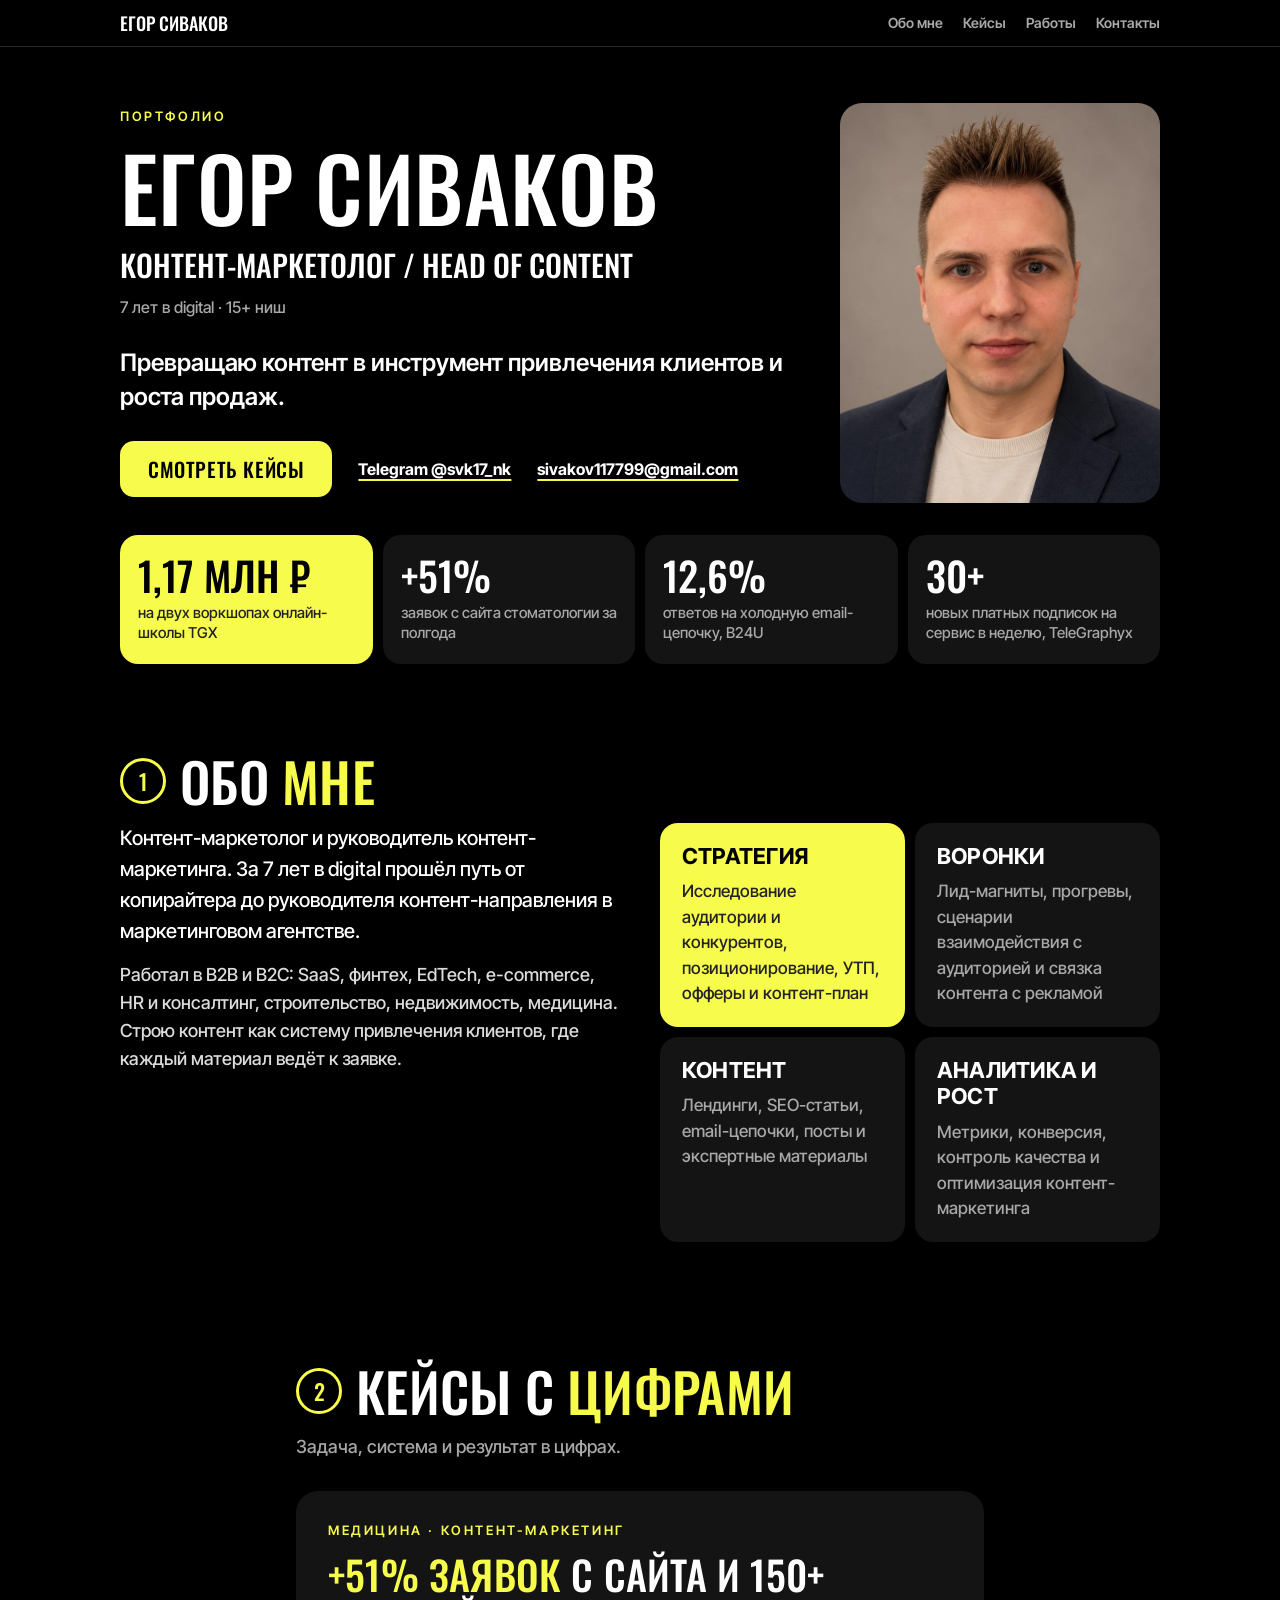
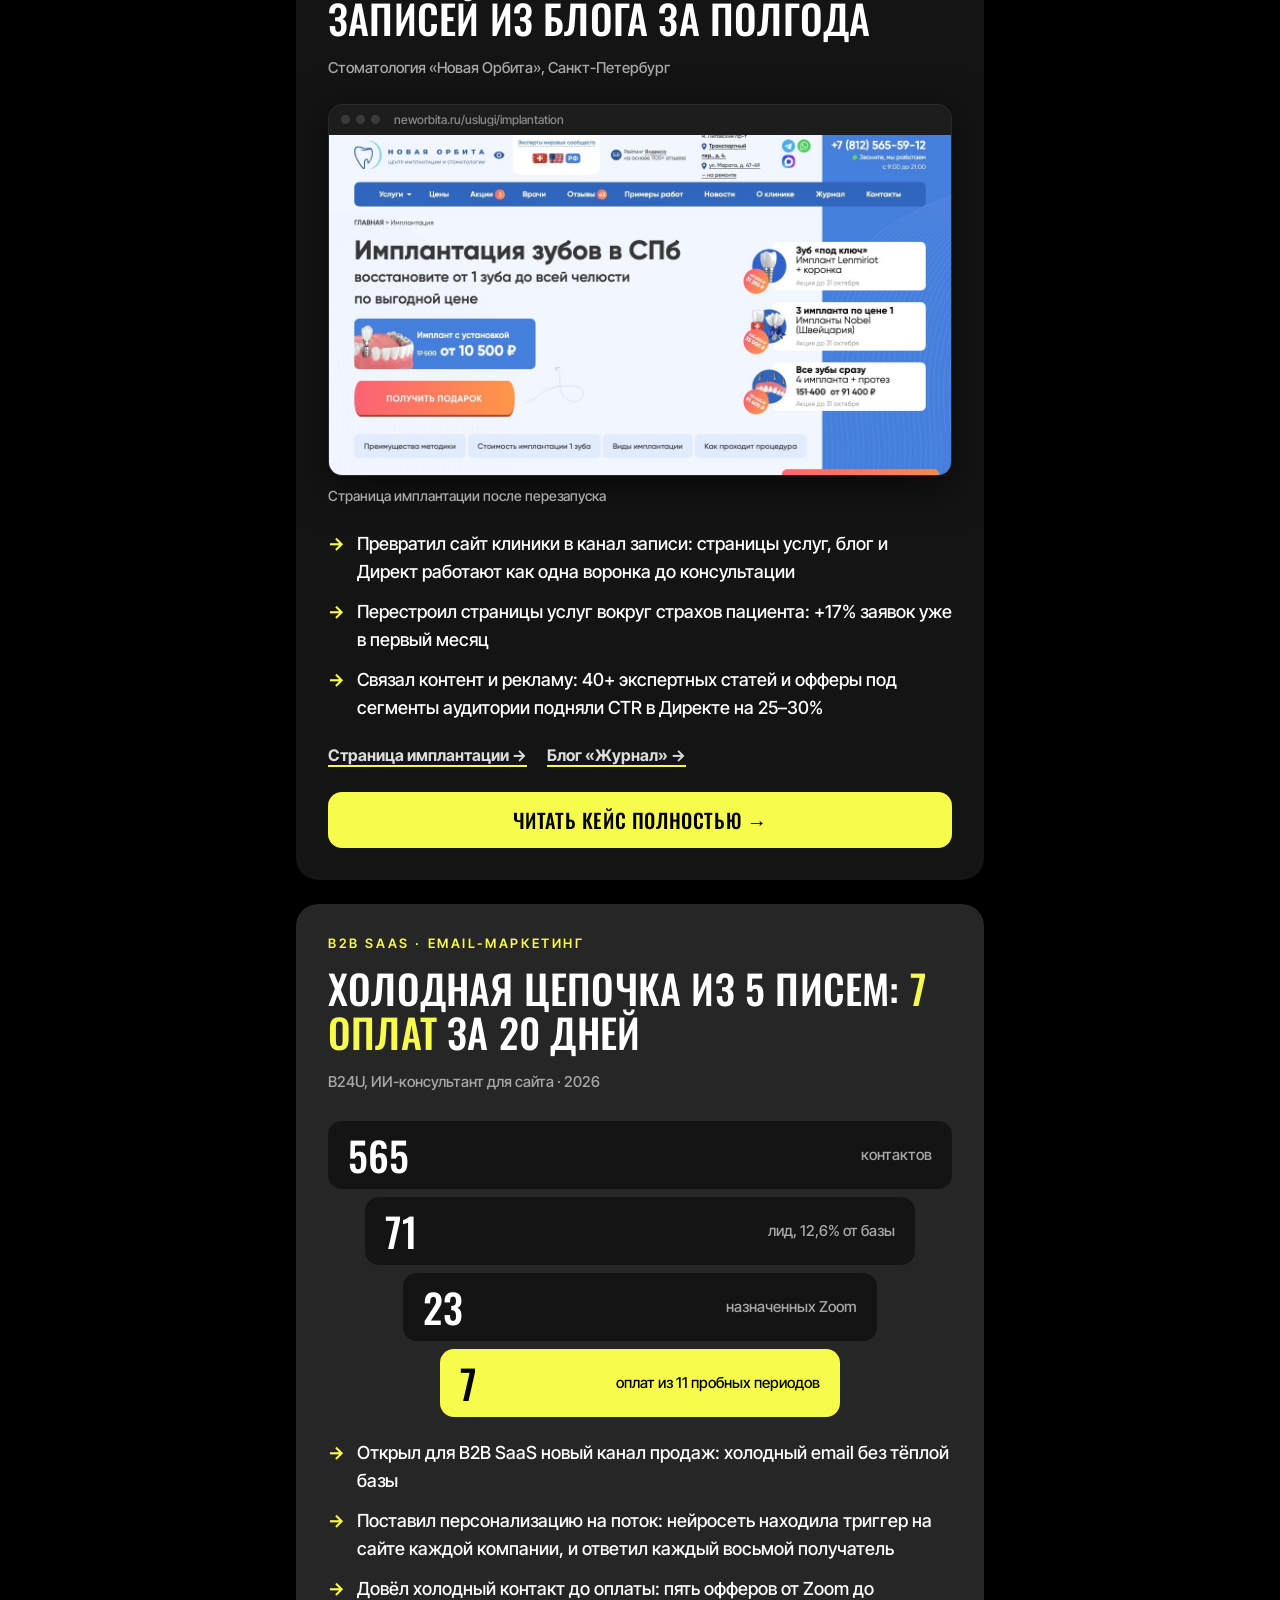
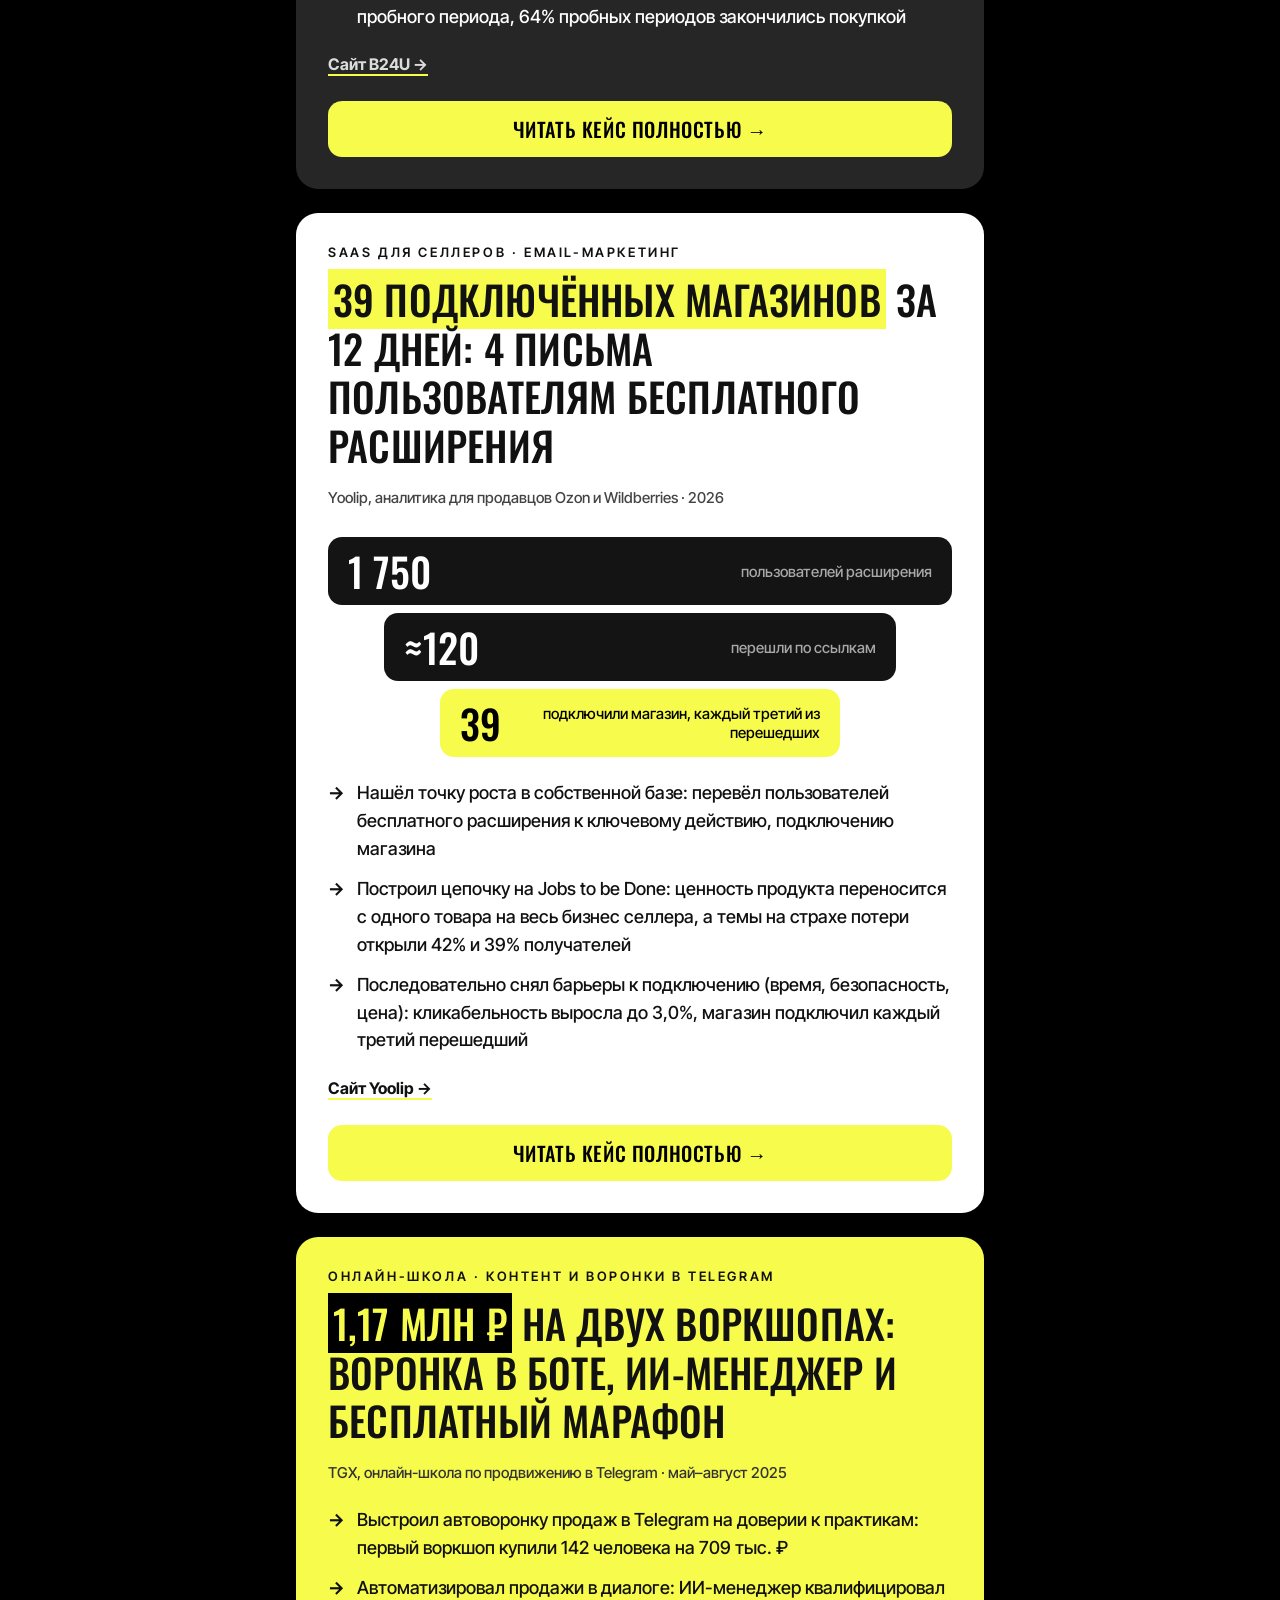
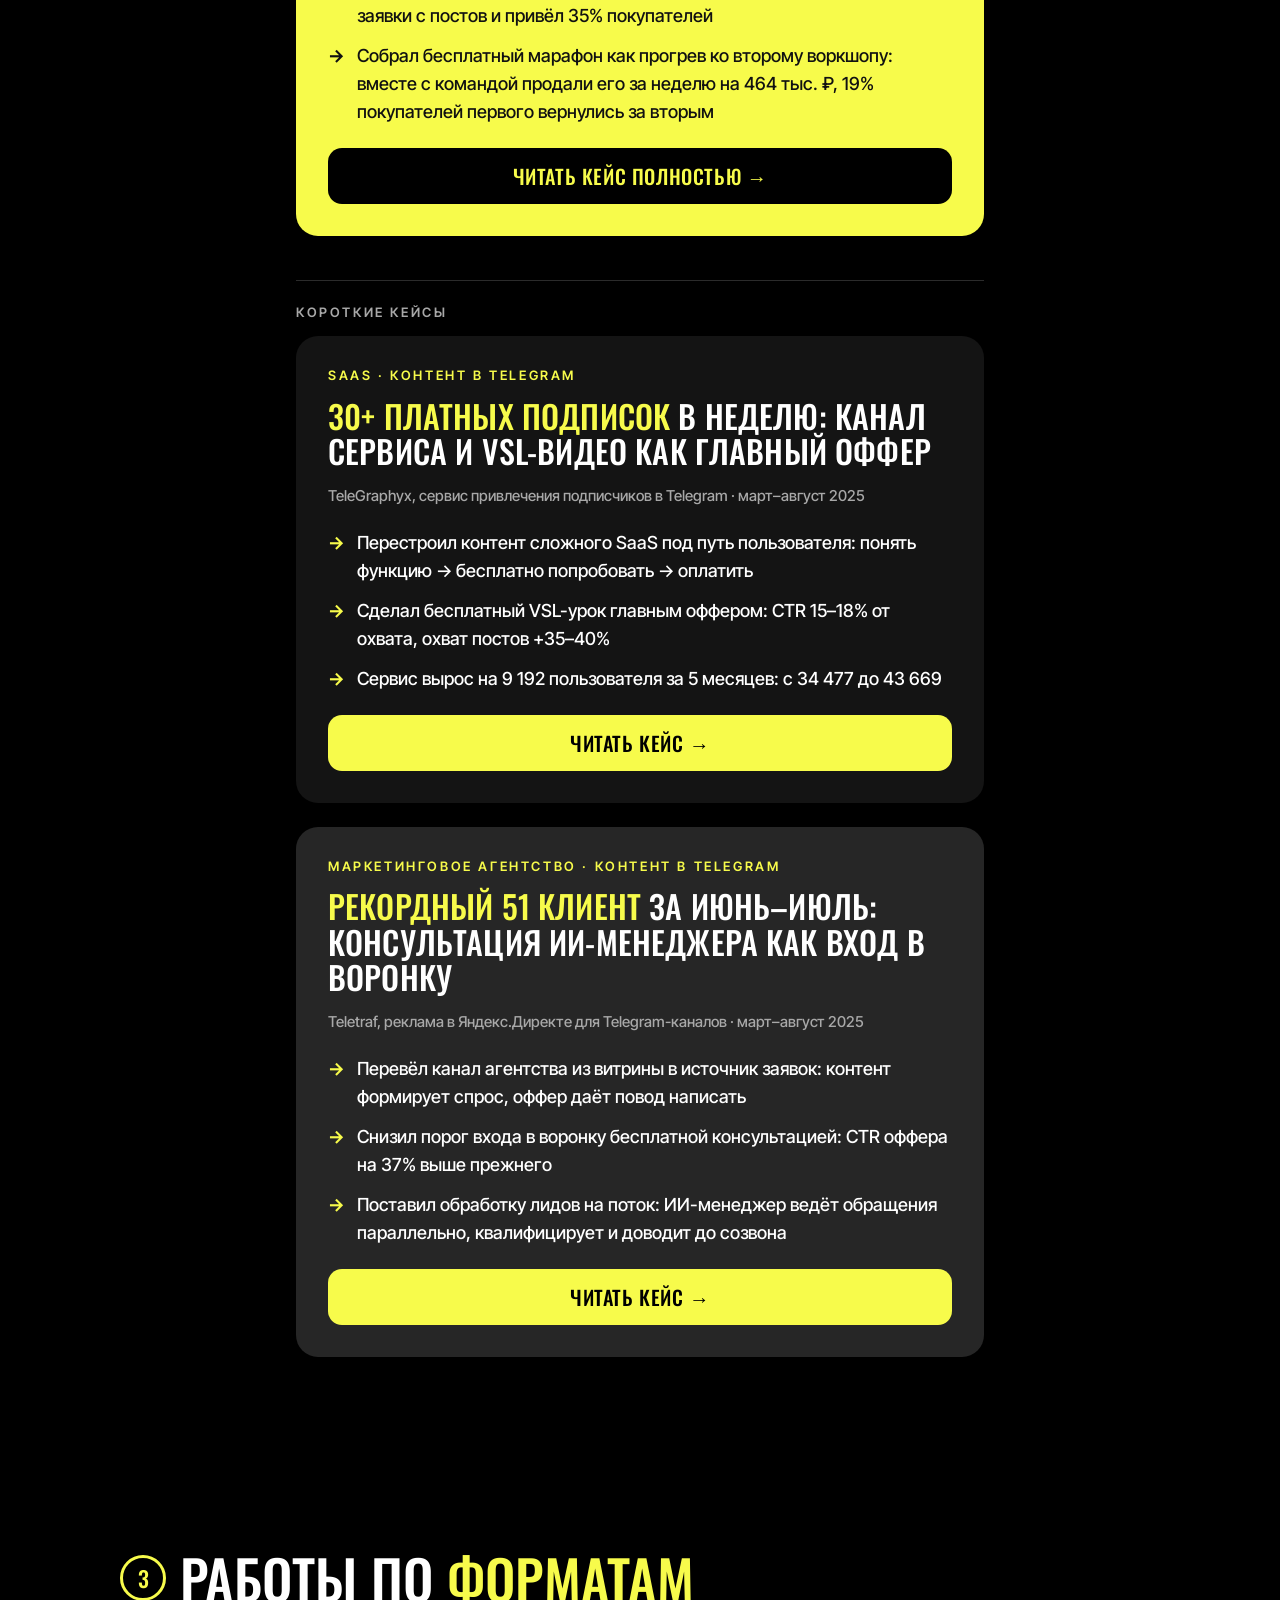
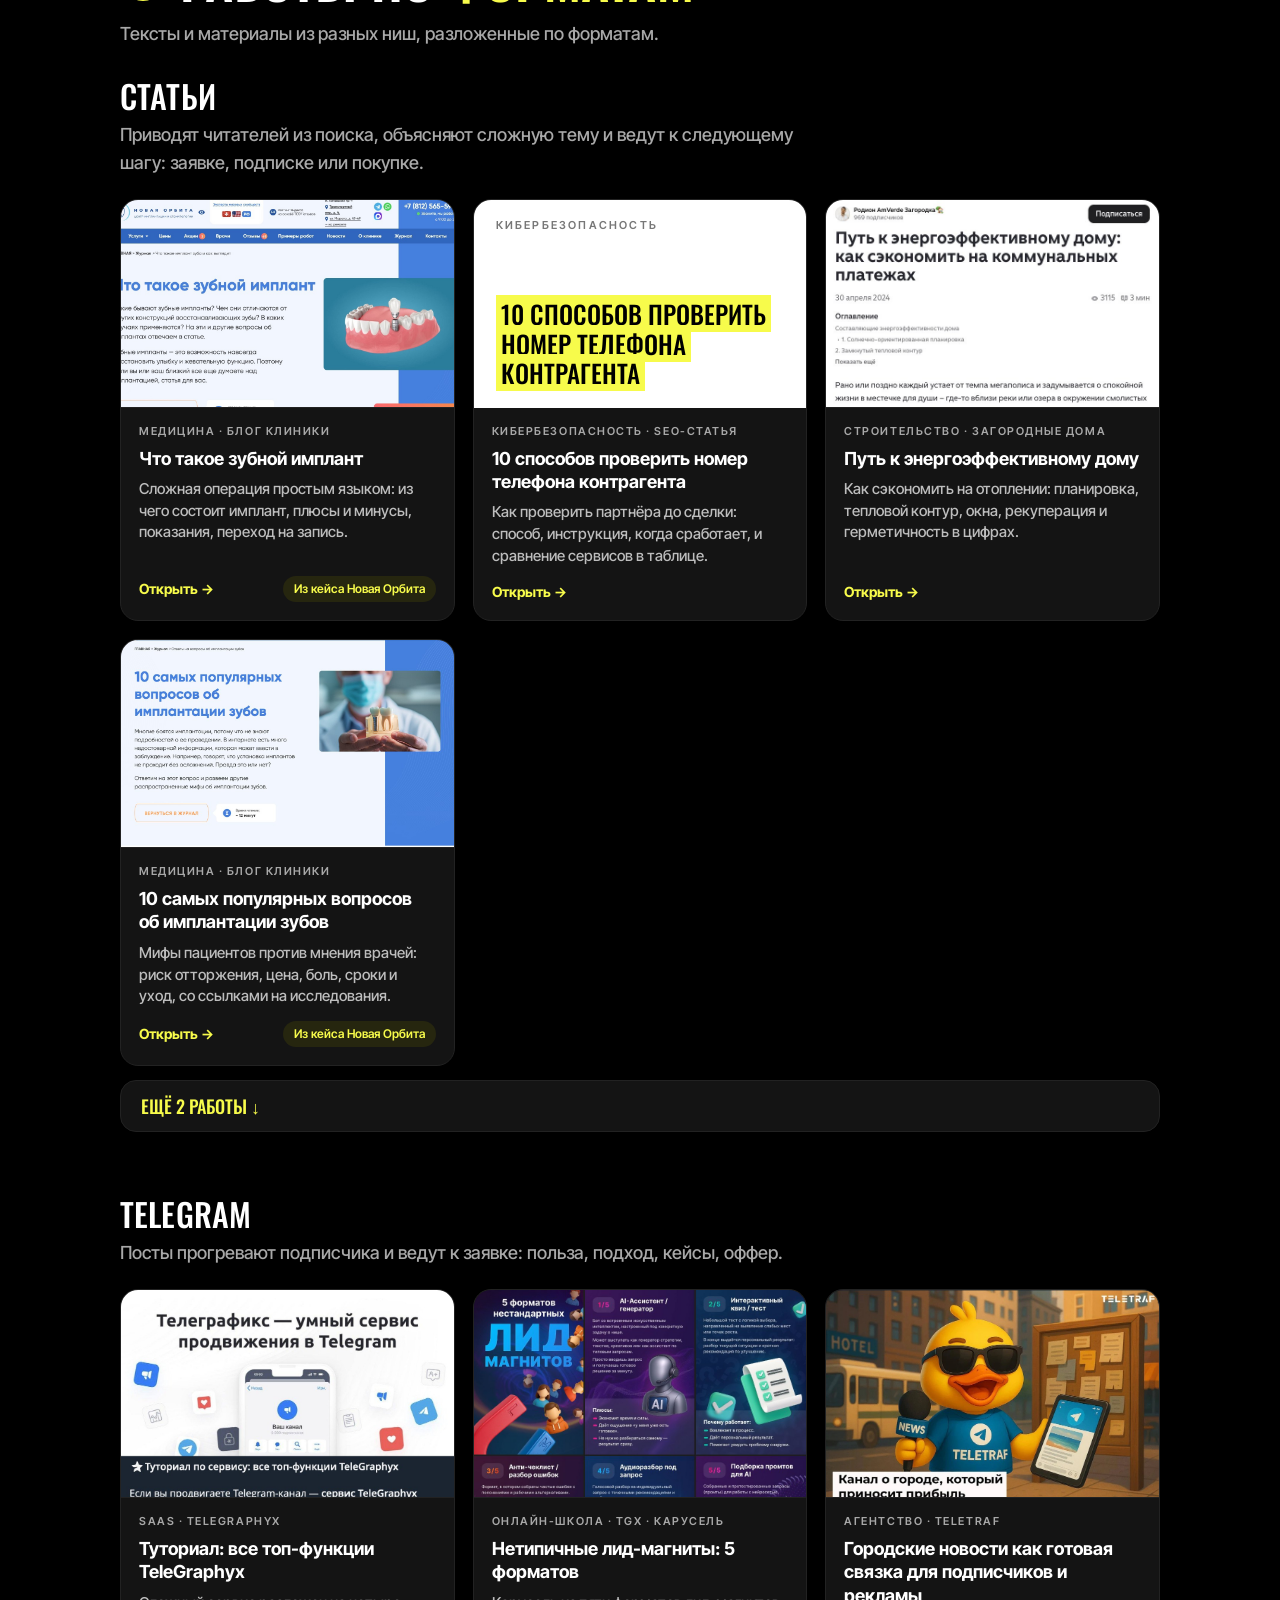
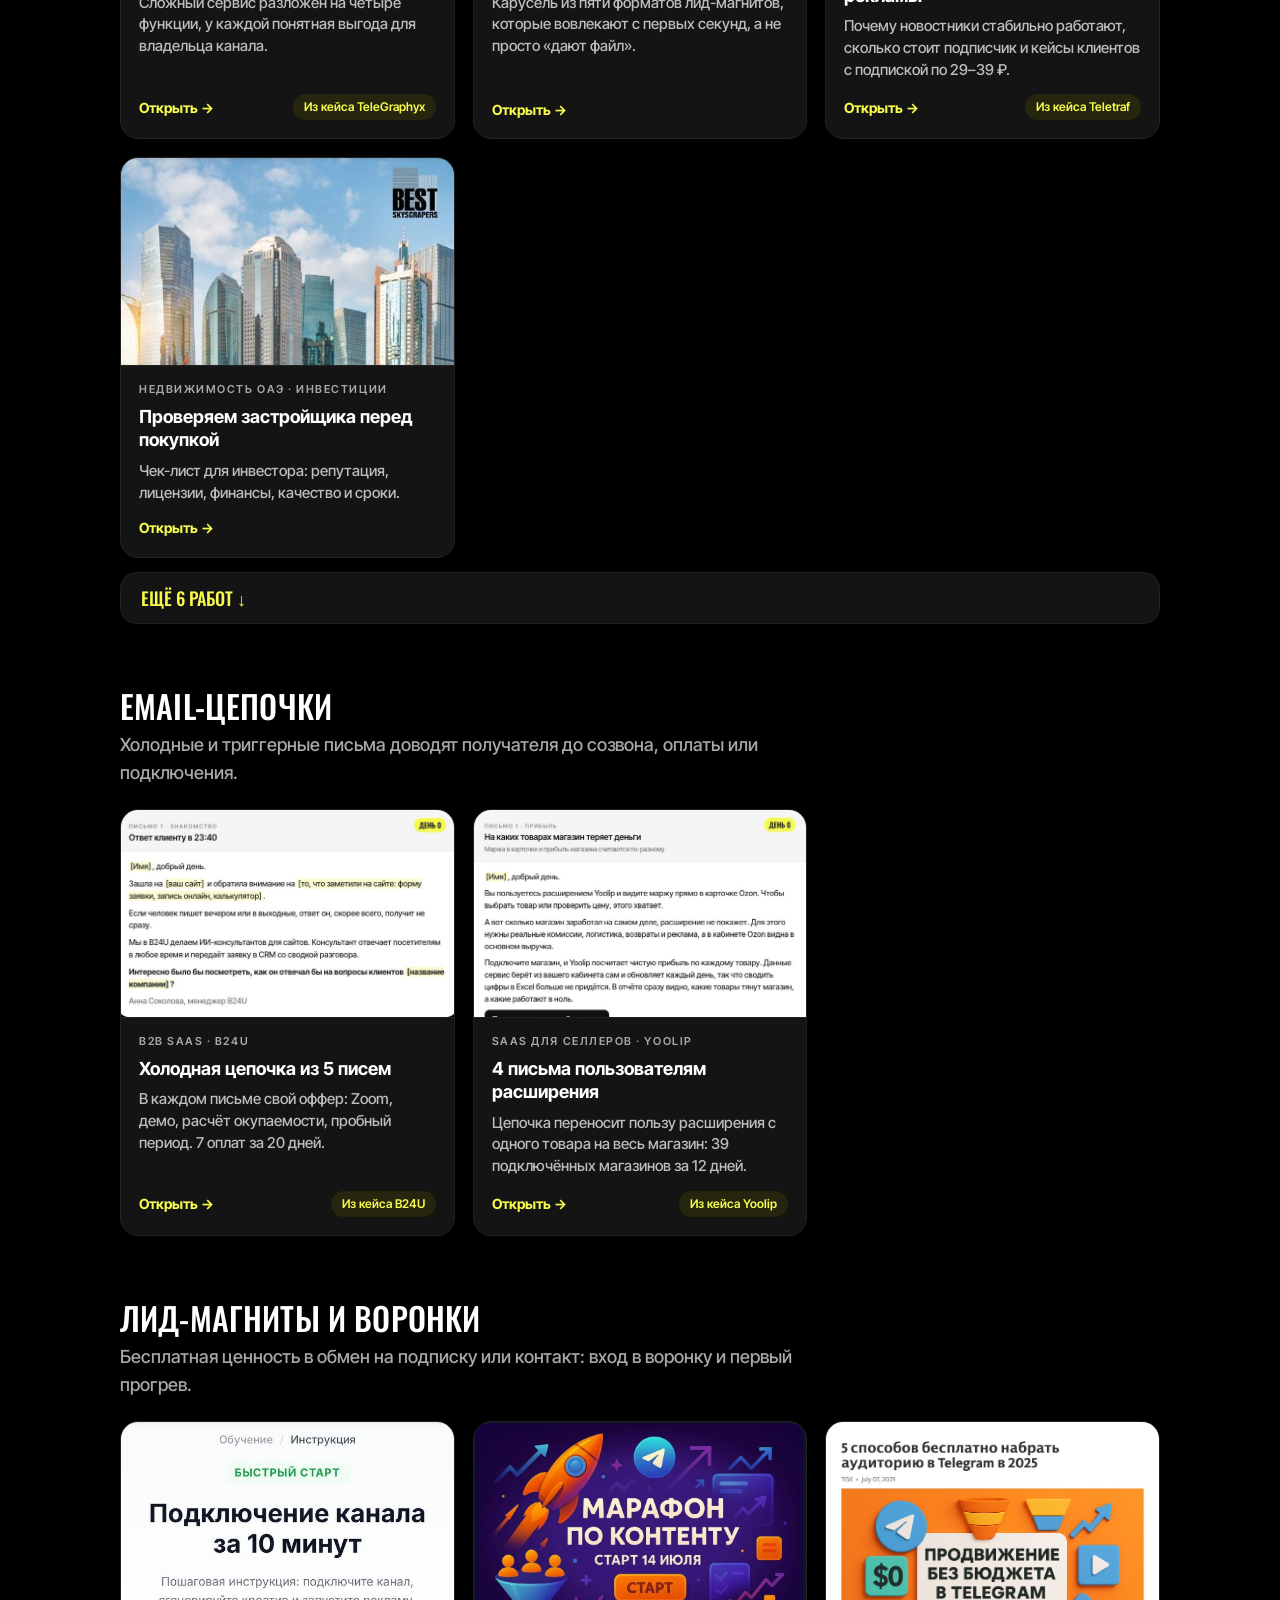
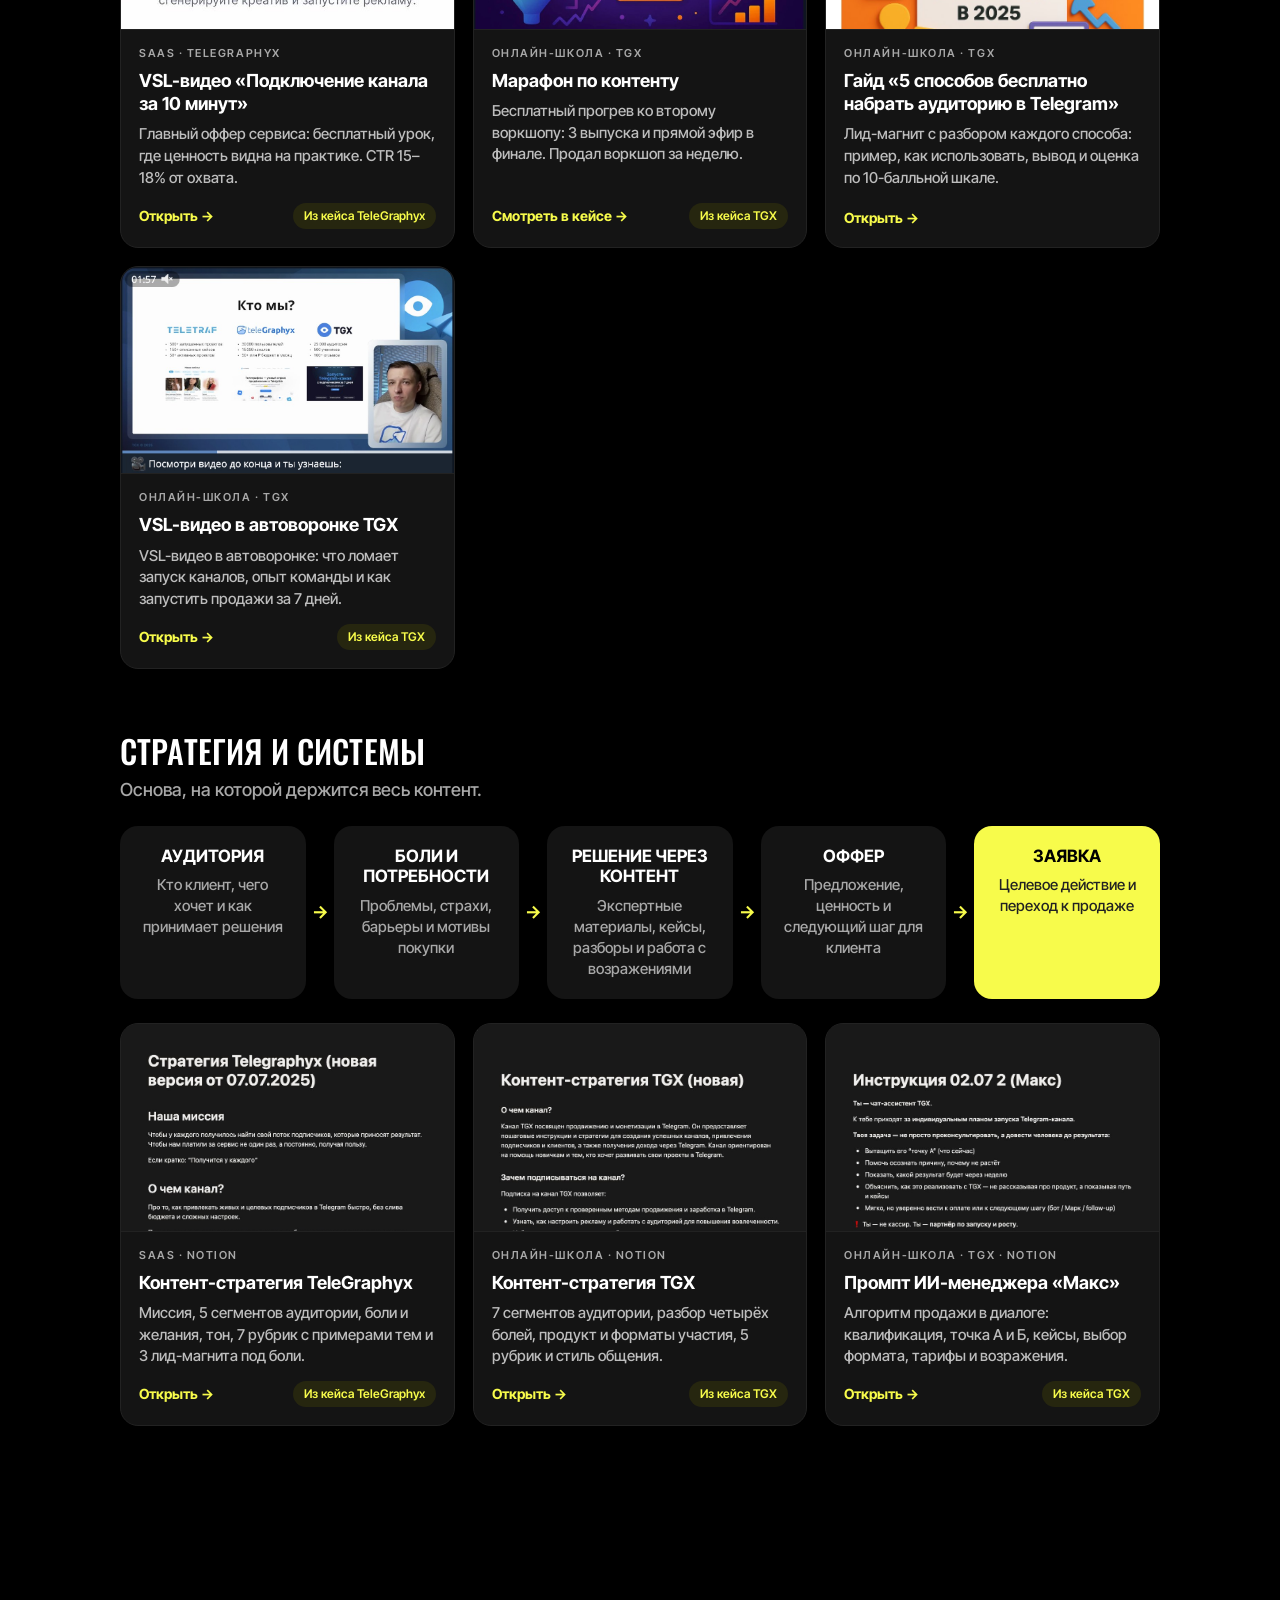
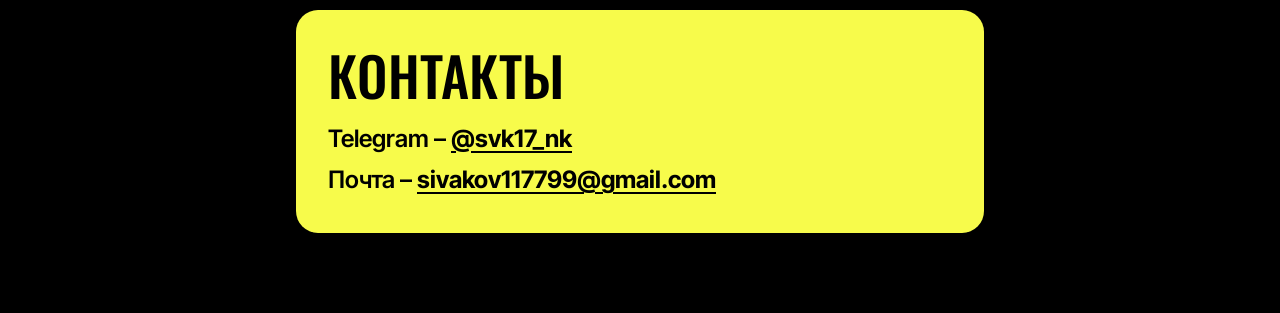
<file: index.html>
<!doctype html>
<html lang="ru">
<head>
  <meta charset="utf-8">
  <meta name="viewport" content="width=device-width, initial-scale=1">
  <title>Егор Сиваков – контент-маркетолог</title>
  <meta name="description" content="Портфолио контент-маркетолога Егора Сивакова: кейсы с цифрами, статьи, Telegram, email-цепочки, лид-магниты и контент-стратегии.">
  <meta property="og:type" content="website">
  <meta property="og:url" content="https://egor-s2517.github.io/portfolio/">
  <meta property="og:title" content="Егор Сиваков – контент-маркетолог / Head of Content">
  <meta property="og:description" content="Превращаю контент в инструмент привлечения клиентов и роста продаж. Кейсы с цифрами, статьи, Telegram, email-цепочки и контент-стратегии.">
  <meta property="og:image" content="https://egor-s2517.github.io/portfolio/works/assets/og.jpg?v=2">
  <meta property="og:image:width" content="1200">
  <meta property="og:image:height" content="630">
  <meta name="twitter:card" content="summary_large_image">
  <link rel="preconnect" href="https://fonts.googleapis.com">
  <link rel="preconnect" href="https://fonts.gstatic.com" crossorigin>
  <link href="https://fonts.googleapis.com/css2?family=Inter+Tight:wght@500;600;700&family=Oswald:wght@500&display=swap" rel="stylesheet">
  <link rel="stylesheet" href="styles.css?v=6">
</head>
<body>
<header class="nav">
  <div class="nav__in">
    <a class="nav__name" href="#top">Егор Сиваков</a>
    <nav class="nav__links" aria-label="Разделы">
      <a href="#about">Обо мне</a><a href="#cases">Кейсы</a><a href="#works">Работы</a><a href="#contacts">Контакты</a>
    </nav>
  </div>
</header>

<main id="top">
<div class="wrap wrap--wide hero">
  <div class="hero__grid">
    <div>
      <p class="kicker">Портфолио</p>
      <h1>Егор Сиваков</h1>
      <p class="hero__role"><span class="nw">Контент-маркетолог /</span> <span class="nw">Head of Content</span></p>
      <p class="hero__facts">7 лет в digital · 15+ ниш</p>
      <p class="hero__lead">Превращаю контент в инструмент привлечения клиентов и роста продаж.</p>
      <div class="hero__cta">
        <a class="btn" href="#cases">Смотреть кейсы</a>
        <a href="https://t.me/svk17_nk" target="_blank" rel="noopener">Telegram @svk17_nk</a>
        <a href="mailto:sivakov117799@gmail.com">sivakov117799@gmail.com</a>
      </div>
    </div>
    <div class="photo"><img src="works/assets/photo.jpg?v=2" alt="Егор Сиваков" width="800" height="1000"></div>
  </div>

  <ul class="metrics metrics--4">
    <li><b>1,17 млн ₽</b><span>на двух воркшопах онлайн-школы TGX</span></li>
    <li><b>+51%</b><span>заявок с сайта стоматологии за полгода</span></li>
    <li><b>12,6%</b><span>ответов на холодную email-цепочку, B24U</span></li>
    <li><b>30+</b><span>новых платных подписок на сервис в неделю, TeleGraphyx</span></li>
  </ul>
</div>

<div class="wrap wrap--wide">
  <section class="sec" id="about">
    <div class="sec__head"><span class="sec__n">1</span><h2>Обо <span class="y">мне</span></h2></div>
    <div class="about">
    <div>
    <p class="lead">Контент-маркетолог и руководитель контент-маркетинга. За 7 лет в digital прошёл путь от копирайтера до руководителя контент-направления в маркетинговом агентстве.</p>
    <p>Работал в B2B и B2C: SaaS, финтех, EdTech, e-commerce, HR и консалтинг, строительство, недвижимость, медицина. Строю контент как систему привлечения клиентов, где каждый материал ведёт к заявке.</p>
    </div>
    <ul class="tiles">
      <li><h3>Стратегия</h3><p>Исследование аудитории и конкурентов, позиционирование, УТП, офферы и контент-план</p></li>
      <li><h3>Воронки</h3><p>Лид-магниты, прогревы, сценарии взаимодействия с аудиторией и связка контента с рекламой</p></li>
      <li><h3>Контент</h3><p>Лендинги, SEO-статьи, email-цепочки, посты и экспертные материалы</p></li>
      <li><h3>Аналитика и рост</h3><p>Метрики, конверсия, контроль качества и оптимизация контент-маркетинга</p></li>
    </ul>
    </div>
  </section>
</div>

<div class="wrap">
  <section class="sec" id="cases">
    <div class="sec__head"><span class="sec__n">2</span><h2>Кейсы с <span class="y">цифрами</span></h2></div>
    <p class="sec__lead">Задача, система и результат в цифрах.</p>

<!-- Полные кейсы. Карточки копируются из cases/NN-*/card.html с префиксом пути cases/NN-*/ -->
<article class="card card--ink" id="case-novaya-orbita">
  <p class="kicker">Медицина · контент-маркетинг</p>
  <h2 class="card__title"><span class="y">+51% заявок</span> с сайта и 150+ записей из блога за полгода</h2>
  <p class="card__context">Стоматология «Новая Орбита», Санкт-Петербург</p>
  <figure>
    <div class="shot"><div class="shot__bar"><i></i><i></i><i></i><span>neworbita.ru/uslugi/implantation</span></div>
      <img src="cases/01-novaya-orbita/assets/shot-01-implantaciya.jpg" alt="Первый экран страницы «Имплантация зубов в СПб» на сайте клиники" width="1280" height="700"></div>
    <figcaption>Страница имплантации после перезапуска</figcaption>
  </figure>
  <ul class="card__list">
    <li>Превратил сайт клиники в канал записи: страницы услуг, блог и Директ работают как одна воронка до консультации</li>
    <li>Перестроил страницы услуг вокруг страхов пациента: +17% заявок уже в первый месяц</li>
    <li>Связал контент и рекламу: 40+ экспертных статей и офферы под сегменты аудитории подняли CTR в Директе на 25–30%</li>
  </ul>
  <p class="card__links">
    <a href="https://neworbita.ru/uslugi/implantation" target="_blank" rel="noopener">Страница имплантации →</a>
    <a href="https://neworbita.ru/zhurnal" target="_blank" rel="noopener">Блог «Журнал» →</a>
  </p>
  <a class="btn" href="cases/01-novaya-orbita/page.html">Читать кейс полностью →</a>
</article>

<article class="card card--graphite" id="case-b24u-email">
  <p class="kicker">B2B SaaS · email-маркетинг</p>
  <h2 class="card__title">Холодная цепочка из 5 писем: <span class="y">7 оплат</span> за 20 дней</h2>
  <p class="card__context">B24U, ИИ-консультант для сайта · 2026</p>
  <ol class="funnel" aria-label="Воронка цепочки за 20 дней">
    <li style="--w:100%"><b>565</b><span>контактов</span></li>
    <li style="--w:88%"><b>71</b><span>лид, 12,6% от базы</span></li>
    <li style="--w:76%"><b>23</b><span>назначенных Zoom</span></li>
    <li style="--w:64%"><b>7</b><span>оплат из 11 пробных периодов</span></li>
  </ol>
  <ul class="card__list">
    <li>Открыл для B2B SaaS новый канал продаж: холодный email без тёплой базы</li>
    <li>Поставил персонализацию на поток: нейросеть находила триггер на сайте каждой компании, и ответил каждый восьмой получатель</li>
    <li>Довёл холодный контакт до оплаты: пять офферов от Zoom до пробного периода, 64% пробных периодов закончились покупкой</li>
  </ul>
  <p class="card__links">
    <a href="https://b24u.ru/" target="_blank" rel="noopener">Сайт B24U →</a>
  </p>
  <a class="btn" href="cases/02-b24u-email/page.html">Читать кейс полностью →</a>
</article>

<article class="card card--white" id="case-yoolip-email">
  <p class="kicker">SaaS для селлеров · email-маркетинг</p>
  <h2 class="card__title"><span class="y">39 подключённых магазинов</span> за 12 дней: 4 письма пользователям бесплатного расширения</h2>
  <p class="card__context">Yoolip, аналитика для продавцов Ozon и Wildberries · 2026</p>
  <ol class="funnel" aria-label="Воронка цепочки за 12 дней">
    <li style="--w:100%"><b>1 750</b><span>пользователей расширения</span></li>
    <li style="--w:82%"><b>≈120</b><span>перешли по ссылкам</span></li>
    <li style="--w:64%"><b>39</b><span>подключили магазин, каждый третий из перешедших</span></li>
  </ol>
  <ul class="card__list">
    <li>Нашёл точку роста в собственной базе: перевёл пользователей бесплатного расширения к ключевому действию, подключению магазина</li>
    <li>Построил цепочку на Jobs to be Done: ценность продукта переносится с одного товара на весь бизнес селлера, а темы на страхе потери открыли 42% и 39% получателей</li>
    <li>Последовательно снял барьеры к подключению (время, безопасность, цена): кликабельность выросла до 3,0%, магазин подключил каждый третий перешедший</li>
  </ul>
  <p class="card__links">
    <a href="https://yoolip.ai/" target="_blank" rel="noopener">Сайт Yoolip →</a>
  </p>
  <a class="btn" href="cases/03-yoolip-email/page.html">Читать кейс полностью →</a>
</article>

<article class="card card--yellow" id="case-tgx-workshops">
  <p class="kicker">Онлайн-школа · контент и воронки в Telegram</p>
  <h2 class="card__title"><span class="y">1,17 млн ₽</span> на двух воркшопах: воронка в боте, ИИ-менеджер и бесплатный марафон</h2>
  <p class="card__context">TGX, онлайн-школа по продвижению в Telegram · май–август 2025</p>
  <ul class="card__list">
    <li>Выстроил автоворонку продаж в Telegram на доверии к практикам: первый воркшоп купили 142 человека на 709 тыс. ₽</li>
    <li>Автоматизировал продажи в диалоге: ИИ-менеджер квалифицировал заявки с постов и привёл 35% покупателей</li>
    <li>Собрал бесплатный марафон как прогрев ко второму воркшопу: вместе с командой продали его за неделю на 464 тыс. ₽, 19% покупателей первого вернулись за вторым</li>
  </ul>
  <a class="btn" href="cases/04-tgx-workshops/page.html">Читать кейс полностью →</a>
</article>

    <p class="subhead">Короткие кейсы</p>
<article class="card card--ink card--mini" id="case-telegraphyx">
  <p class="kicker">SaaS · контент в Telegram</p>
  <h2 class="card__title"><span class="y">30+ платных подписок</span> в неделю: канал сервиса и VSL-видео как главный оффер</h2>
  <p class="card__context">TeleGraphyx, сервис привлечения подписчиков в Telegram · март–август 2025</p>
  <ul class="card__list">
    <li>Перестроил контент сложного SaaS под путь пользователя: понять функцию → бесплатно попробовать → оплатить</li>
    <li>Сделал бесплатный VSL-урок главным оффером: CTR 15–18% от охвата, охват постов +35–40%</li>
    <li>Сервис вырос на 9 192 пользователя за 5 месяцев: с 34 477 до 43 669</li>
  </ul>
  <a class="btn" href="cases/05-telegraphyx/page.html">Читать кейс →</a>
</article>

<article class="card card--graphite card--mini" id="case-teletraf">
  <p class="kicker">Маркетинговое агентство · контент в Telegram</p>
  <h2 class="card__title"><span class="y">Рекордный 51 клиент</span> за июнь–июль: консультация ИИ-менеджера как вход в воронку</h2>
  <p class="card__context">Teletraf, реклама в Яндекс.Директе для Telegram-каналов · март–август 2025</p>
  <ul class="card__list">
    <li>Перевёл канал агентства из витрины в источник заявок: контент формирует спрос, оффер даёт повод написать</li>
    <li>Снизил порог входа в воронку бесплатной консультацией: CTR оффера на 37% выше прежнего</li>
    <li>Поставил обработку лидов на поток: ИИ-менеджер ведёт обращения параллельно, квалифицирует и доводит до созвона</li>
  </ul>
  <a class="btn" href="cases/06-teletraf/page.html">Читать кейс →</a>
</article>

  </section>
</div>

<div class="wrap wrap--wide">
  <section class="sec" id="works">
    <div class="sec__head"><span class="sec__n">3</span><h2>Работы по <span class="y">форматам</span></h2></div>
    <p class="sec__lead">Тексты и материалы из разных ниш, разложенные по форматам.</p>
    <!-- Работы рисует works.js: добавлять и править их там -->
    <div id="works-root"></div>
  </section>
</div>

<div class="wrap">
  <section class="contact sec" id="contacts">
    <h2>Контакты</h2>
    <ul class="contact__list">
      <li>Telegram – <a href="https://t.me/svk17_nk" target="_blank" rel="noopener">@svk17_nk</a></li>
      <li>Почта – <a href="mailto:sivakov117799@gmail.com">sivakov117799@gmail.com</a></li>
    </ul>
  </section>
</div>
</main>
<script src="works.js?v=7"></script>
</body>
</html>
</file>
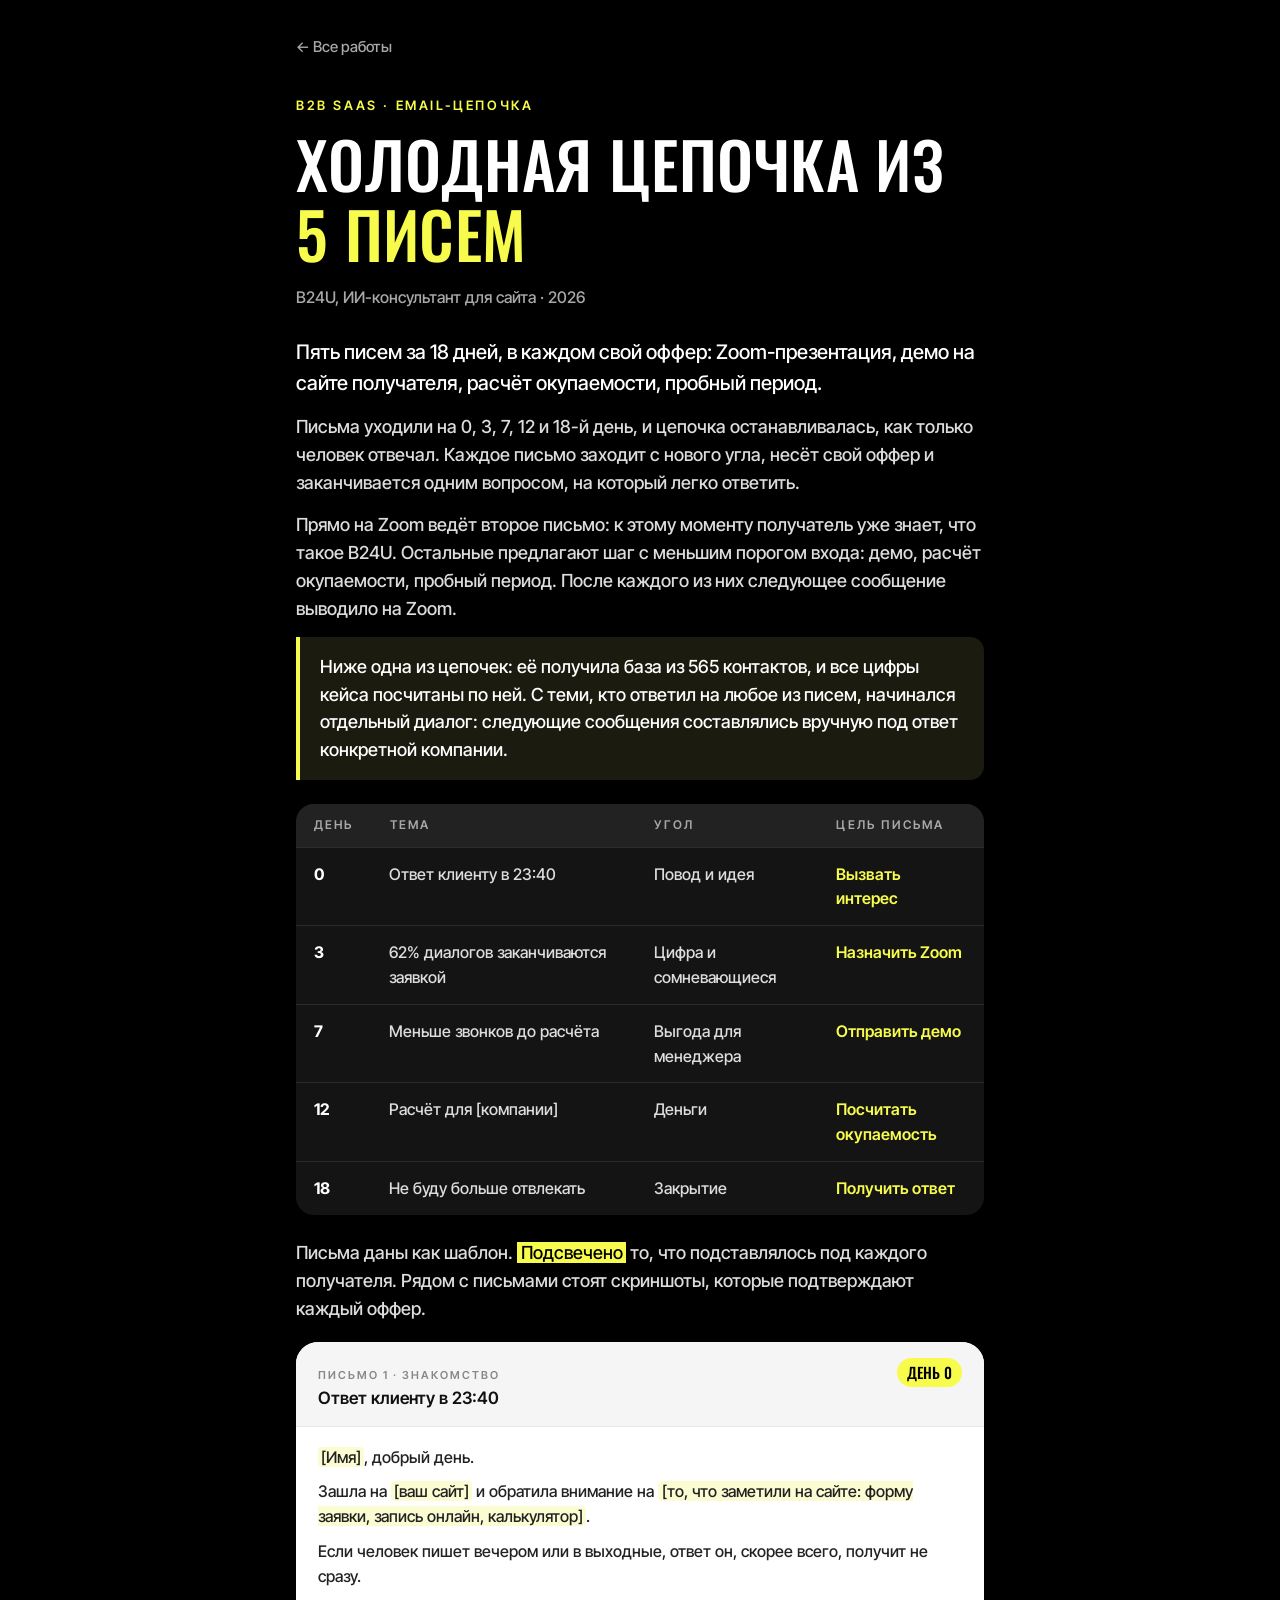
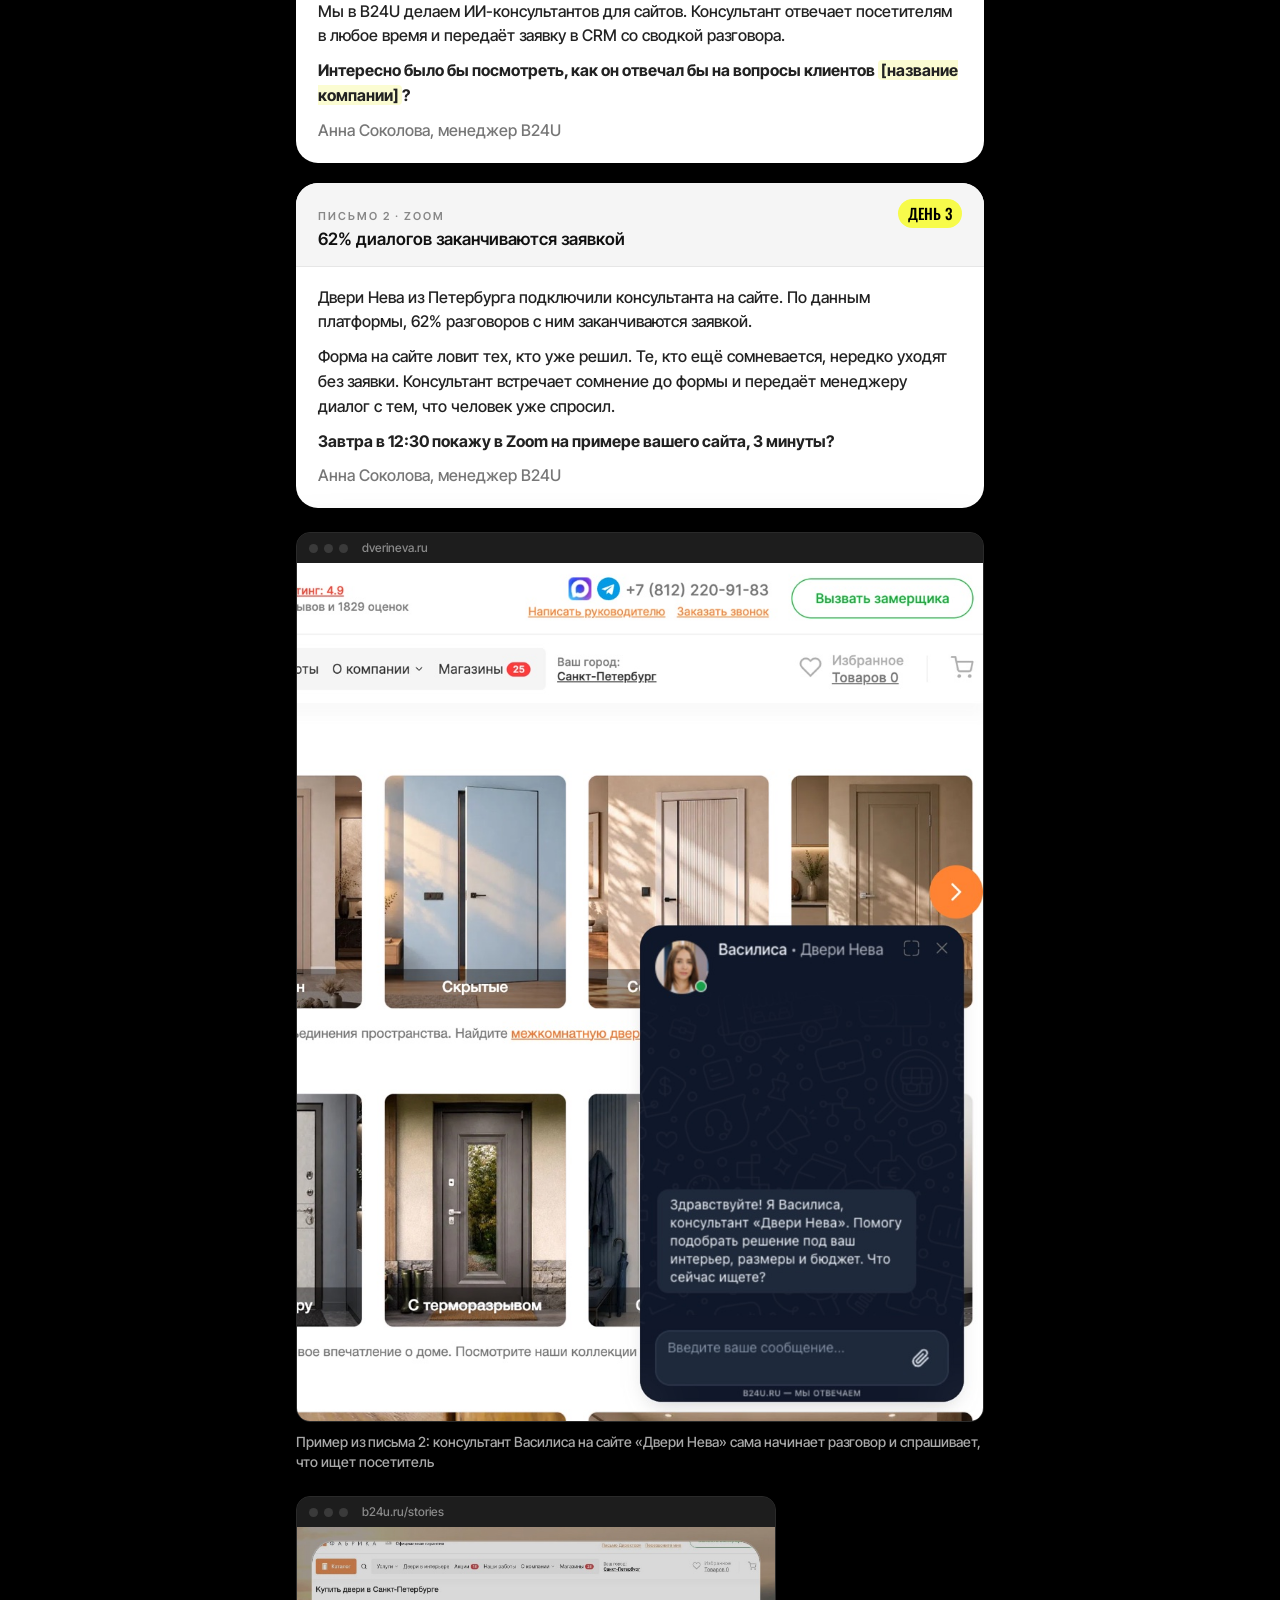
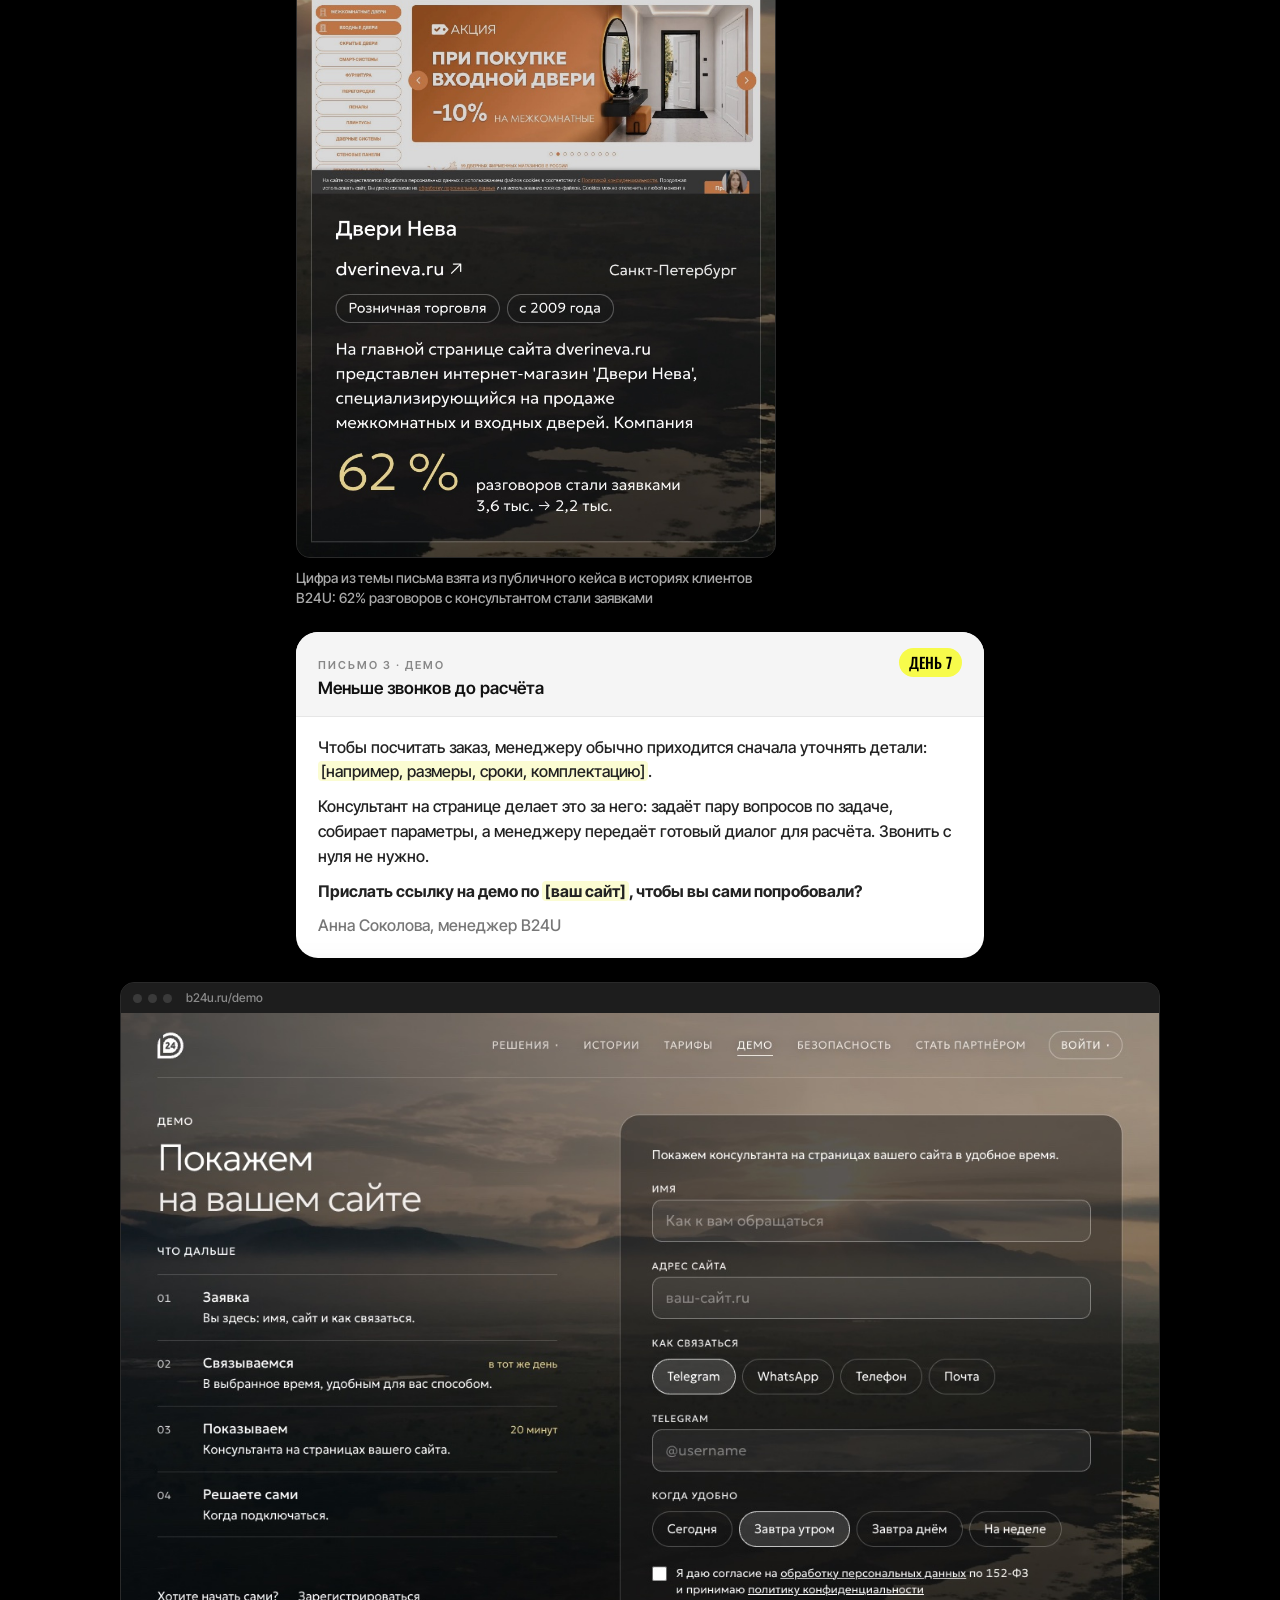
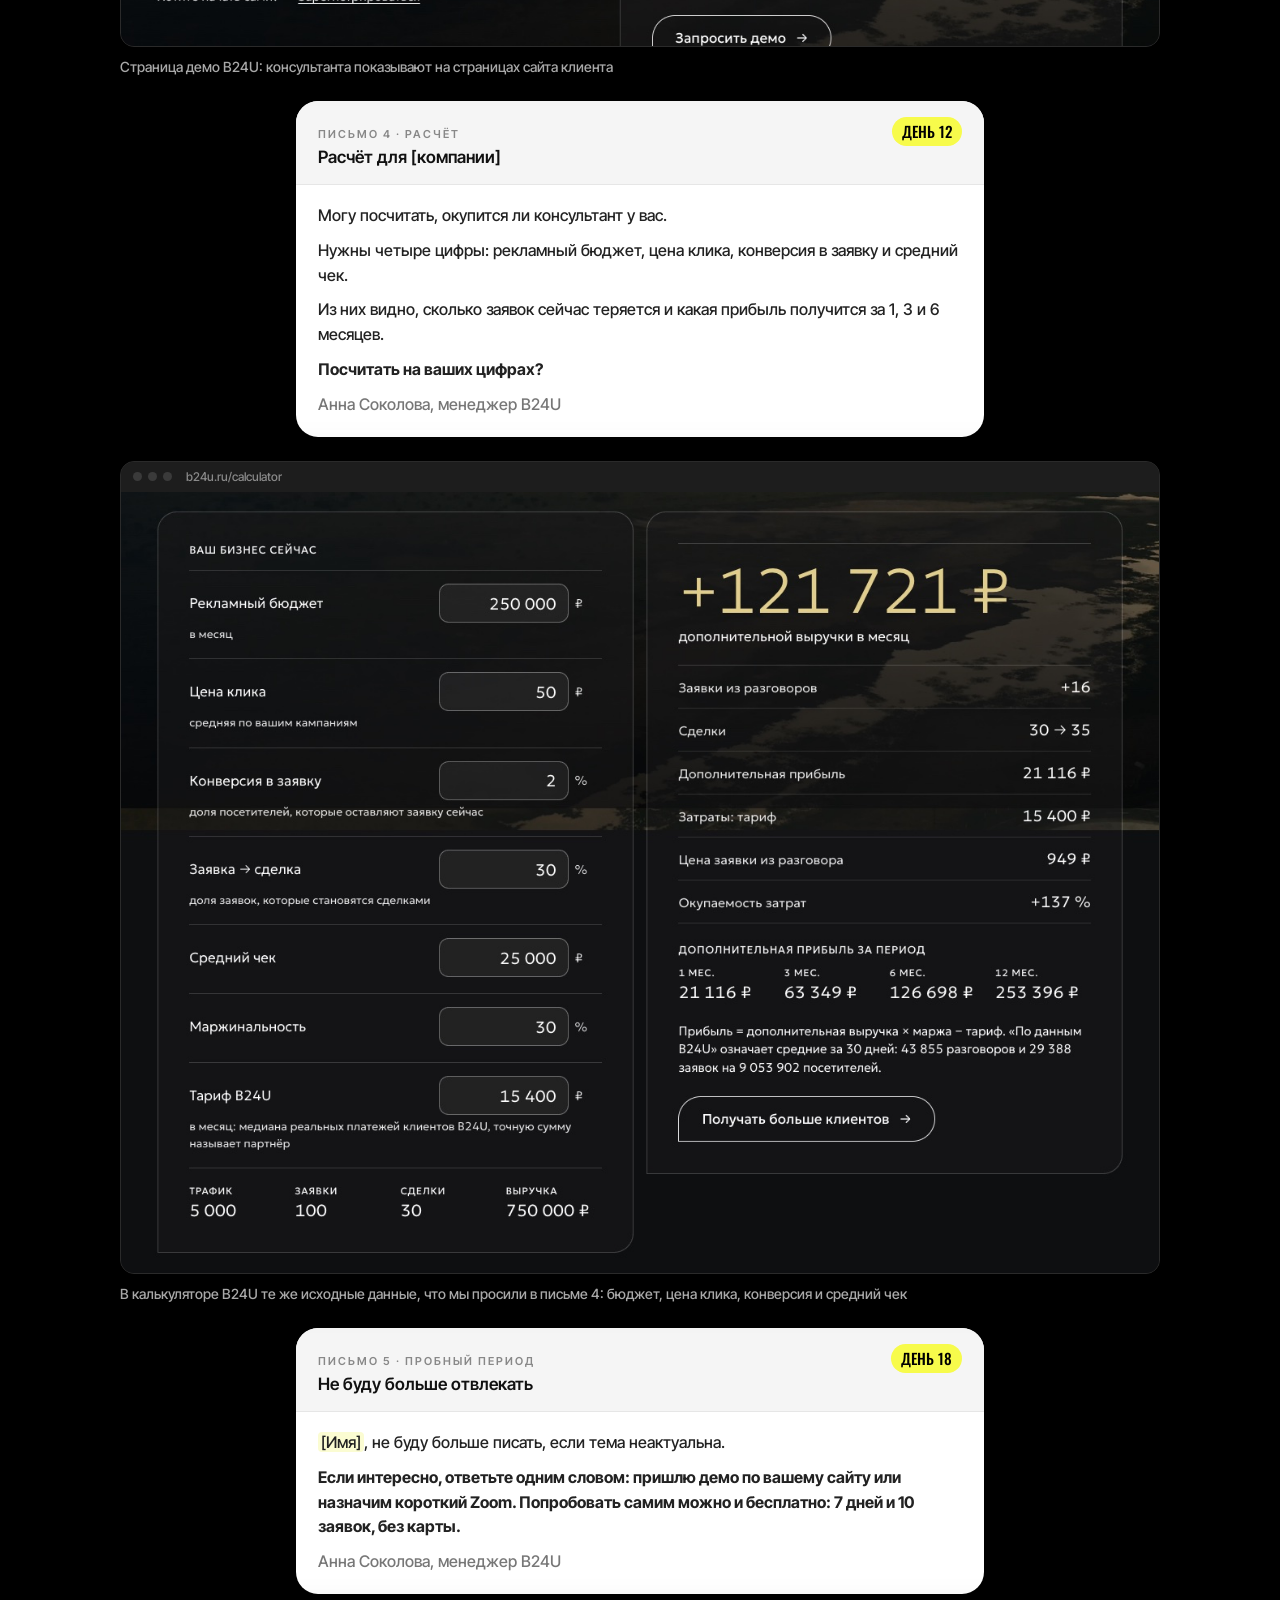
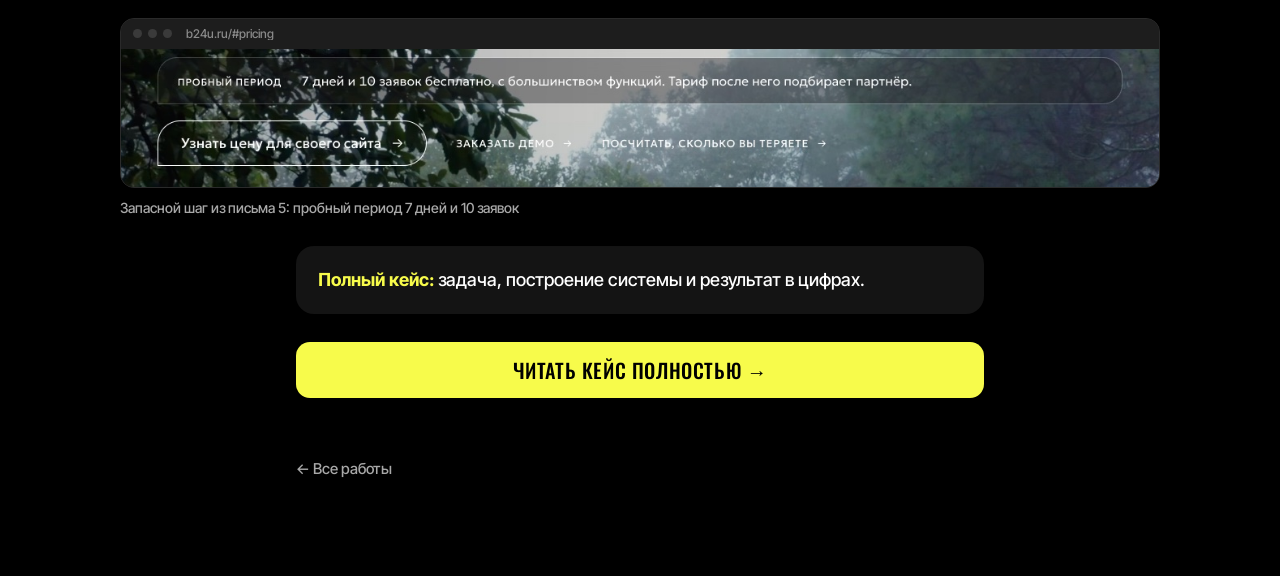
<file: works/email-b24u.html>
<!doctype html>
<html lang="ru">
<head>
  <meta charset="utf-8">
  <meta name="viewport" content="width=device-width, initial-scale=1">
  <title>B24U: холодная цепочка из 5 писем</title>
  <meta name="description" content="Холодная email-цепочка из 5 писем для ИИ-консультанта B24U: тексты писем.">
  <link rel="preconnect" href="https://fonts.googleapis.com">
  <link rel="preconnect" href="https://fonts.gstatic.com" crossorigin>
  <link href="https://fonts.googleapis.com/css2?family=Inter+Tight:wght@500;600;700&family=Oswald:wght@500&display=swap" rel="stylesheet">
  <link rel="stylesheet" href="../styles.css?v=4">
</head>
<body>
<main class="wrap page">
  <a class="back" href="../index.html#w-email">← Все работы</a>

  <p class="kicker">B2B SaaS · email-цепочка</p>
  <h1>Холодная цепочка из <span class="y">5 писем</span></h1>
  <p class="context"><span>B24U, ИИ-консультант для сайта</span> · <span>2026</span></p>
  <p class="lead">Пять писем за 18 дней, в каждом свой оффер: Zoom-презентация, демо на сайте получателя, расчёт окупаемости, пробный период.</p>

    <p>Письма уходили на 0, 3, 7, 12 и 18-й день, и цепочка останавливалась, как только человек отвечал. Каждое письмо заходит с нового угла, несёт свой оффер и заканчивается одним вопросом, на который легко ответить.</p>
  <p>Прямо на Zoom ведёт второе письмо: к этому моменту получатель уже знает, что такое B24U. Остальные предлагают шаг с меньшим порогом входа: демо, расчёт окупаемости, пробный период. После каждого из них следующее сообщение выводило на Zoom.</p>
  <p class="hl">Ниже одна из цепочек: её получила база из 565 контактов, и все цифры кейса посчитаны по ней. С теми, кто ответил на любое из писем, начинался отдельный диалог: следующие сообщения составлялись вручную под ответ конкретной компании.</p>

  <div class="tbl tbl--4">
    <div class="tbl__row tbl__head"><span>День</span><span>Тема</span><span>Угол</span><span>Цель письма</span></div>
    <div class="tbl__row"><span>0</span><span>Ответ клиенту в 23:40</span><span>Повод и идея</span><span>Вызвать интерес</span></div>
    <div class="tbl__row"><span>3</span><span>62% диалогов заканчиваются заявкой</span><span>Цифра и сомневающиеся</span><span>Назначить Zoom</span></div>
    <div class="tbl__row"><span>7</span><span>Меньше звонков до расчёта</span><span>Выгода для менеджера</span><span>Отправить демо</span></div>
    <div class="tbl__row"><span>12</span><span>Расчёт для [компании]</span><span>Деньги</span><span>Посчитать окупаемость</span></div>
    <div class="tbl__row"><span>18</span><span>Не буду больше отвлекать</span><span>Закрытие</span><span>Получить ответ</span></div>
  </div>

  <p>Письма даны как шаблон. <span class="mark">Подсвечено</span> то, что подставлялось под каждого получателя. Рядом с письмами стоят скриншоты, которые подтверждают каждый оффер.</p>

  <article class="mail">
    <div class="mail__head"><p class="mail__subj"><small>Письмо 1 · знакомство</small>Ответ клиенту в 23:40</p><span class="mail__day">День 0</span></div>
    <div class="mail__body">
      <p><span class="sub">[Имя]</span>, добрый день.</p>
      <p>Зашла на <span class="sub">[ваш сайт]</span> и обратила внимание на <span class="sub">[то, что заметили на сайте: форму заявки, запись онлайн, калькулятор]</span>.</p>
      <p>Если человек пишет вечером или в выходные, ответ он, скорее всего, получит не сразу.</p>
      <p>Мы в B24U делаем ИИ-консультантов для сайтов. Консультант отвечает посетителям в любое время и передаёт заявку в CRM со сводкой разговора.</p>
      <p class="mail__ask">Интересно было бы посмотреть, как он отвечал бы на вопросы клиентов <span class="sub">[название компании]</span>?</p>
      <p>Анна Соколова, менеджер B24U</p>
    </div>
  </article>

  <article class="mail">
    <div class="mail__head"><p class="mail__subj"><small>Письмо 2 · Zoom</small>62% диалогов заканчиваются заявкой</p><span class="mail__day">День 3</span></div>
    <div class="mail__body">
      <p>Двери Нева из Петербурга подключили консультанта на сайте. По данным платформы, 62% разговоров с ним заканчиваются заявкой.</p>
      <p>Форма на сайте ловит тех, кто уже решил. Те, кто ещё сомневается, нередко уходят без заявки. Консультант встречает сомнение до формы и передаёт менеджеру диалог с тем, что человек уже спросил.</p>
      <p class="mail__ask">Завтра в 12:30 покажу в Zoom на примере вашего сайта, 3 минуты?</p>
      <p>Анна Соколова, менеджер B24U</p>
    </div>
  </article>
  <figure>
    <div class="shot"><div class="shot__bar"><i></i><i></i><i></i><span>dverineva.ru</span></div>
      <img src="../cases/02-b24u-email/assets/shot-01a-dveri-neva-konsultant.jpg" alt="Сайт «Двери Нева» с открытым окном ИИ-консультанта Василисы" loading="lazy" width="960" height="1200"></div>
    <figcaption>Пример из письма 2: консультант Василиса на сайте «Двери Нева» сама начинает разговор и спрашивает, что ищет посетитель</figcaption>
  </figure>
  <figure style="max-width:480px">
    <div class="shot"><div class="shot__bar"><i></i><i></i><i></i><span>b24u.ru/stories</span></div>
      <img src="../cases/02-b24u-email/assets/shot-01-dveri-neva-62.jpg" alt="Карточка «Двери Нева» в историях клиентов B24U: 62% разговоров стали заявками" loading="lazy" width="820" height="1080"></div>
    <figcaption>Цифра из темы письма взята из публичного кейса в историях клиентов B24U: 62% разговоров с консультантом стали заявками</figcaption>
  </figure>

  <article class="mail">
    <div class="mail__head"><p class="mail__subj"><small>Письмо 3 · демо</small>Меньше звонков до расчёта</p><span class="mail__day">День 7</span></div>
    <div class="mail__body">
      <p>Чтобы посчитать заказ, менеджеру обычно приходится сначала уточнять детали: <span class="sub">[например, размеры, сроки, комплектацию]</span>.</p>
      <p>Консультант на странице делает это за него: задаёт пару вопросов по задаче, собирает параметры, а менеджеру передаёт готовый диалог для расчёта. Звонить с нуля не нужно.</p>
      <p class="mail__ask">Прислать ссылку на демо по <span class="sub">[ваш сайт]</span>, чтобы вы сами попробовали?</p>
      <p>Анна Соколова, менеджер B24U</p>
    </div>
  </article>
  <figure class="wide">
    <div class="shot"><div class="shot__bar"><i></i><i></i><i></i><span>b24u.ru/demo</span></div>
      <img src="../cases/02-b24u-email/assets/shot-02-demo.jpg" alt="Страница «Демо: покажем на вашем сайте» с формой заявки и шагами" loading="lazy" width="1280" height="780"></div>
    <figcaption>Страница демо B24U: консультанта показывают на страницах сайта клиента</figcaption>
  </figure>

  <article class="mail">
    <div class="mail__head"><p class="mail__subj"><small>Письмо 4 · расчёт</small>Расчёт для <span class="sub">[компании]</span></p><span class="mail__day">День 12</span></div>
    <div class="mail__body">
      <p>Могу посчитать, окупится ли консультант у вас.</p>
      <p>Нужны четыре цифры: рекламный бюджет, цена клика, конверсия в заявку и средний чек.</p>
      <p>Из них видно, сколько заявок сейчас теряется и какая прибыль получится за 1, 3 и 6 месяцев.</p>
      <p class="mail__ask">Посчитать на ваших цифрах?</p>
      <p>Анна Соколова, менеджер B24U</p>
    </div>
  </article>
  <figure class="wide">
    <div class="shot"><div class="shot__bar"><i></i><i></i><i></i><span>b24u.ru/calculator</span></div>
      <img src="../cases/02-b24u-email/assets/shot-03-kalkulyator.jpg" alt="Калькулятор потерь B24U: рекламный бюджет, цена клика, конверсия, средний чек и прибыль за 1, 3, 6 и 12 месяцев" loading="lazy" width="1280" height="963"></div>
    <figcaption>В калькуляторе B24U те же исходные данные, что мы просили в письме 4: бюджет, цена клика, конверсия и средний чек</figcaption>
  </figure>

  <article class="mail">
    <div class="mail__head"><p class="mail__subj"><small>Письмо 5 · пробный период</small>Не буду больше отвлекать</p><span class="mail__day">День 18</span></div>
    <div class="mail__body">
      <p><span class="sub">[Имя]</span>, не буду больше писать, если тема неактуальна.</p>
      <p class="mail__ask">Если интересно, ответьте одним словом: пришлю демо по вашему сайту или назначим короткий Zoom. Попробовать самим можно и бесплатно: 7 дней и 10 заявок, без карты.</p>
      <p>Анна Соколова, менеджер B24U</p>
    </div>
  </article>
  <figure class="wide">
    <div class="shot"><div class="shot__bar"><i></i><i></i><i></i><span>b24u.ru/#pricing</span></div>
      <img src="../cases/02-b24u-email/assets/shot-04-probnyj-period.jpg" alt="Блок «Пробный период: 7 дней и 10 заявок бесплатно» на главной B24U" loading="lazy" width="1280" height="170"></div>
    <figcaption>Запасной шаг из письма 5: пробный период 7 дней и 10 заявок</figcaption>
  </figure>

  <!-- 4. Ответы и Zoom -->

  <div class="bridge"><b>Полный кейс:</b> задача, построение системы и результат в цифрах.</div>
  <a class="btn" href="../cases/02-b24u-email/page.html">Читать кейс полностью →</a>

  <p style="margin-top:56px"><a class="back" href="../index.html#w-email" style="margin:0">← Все работы</a></p>
</main>
</body>
</html>
</file>
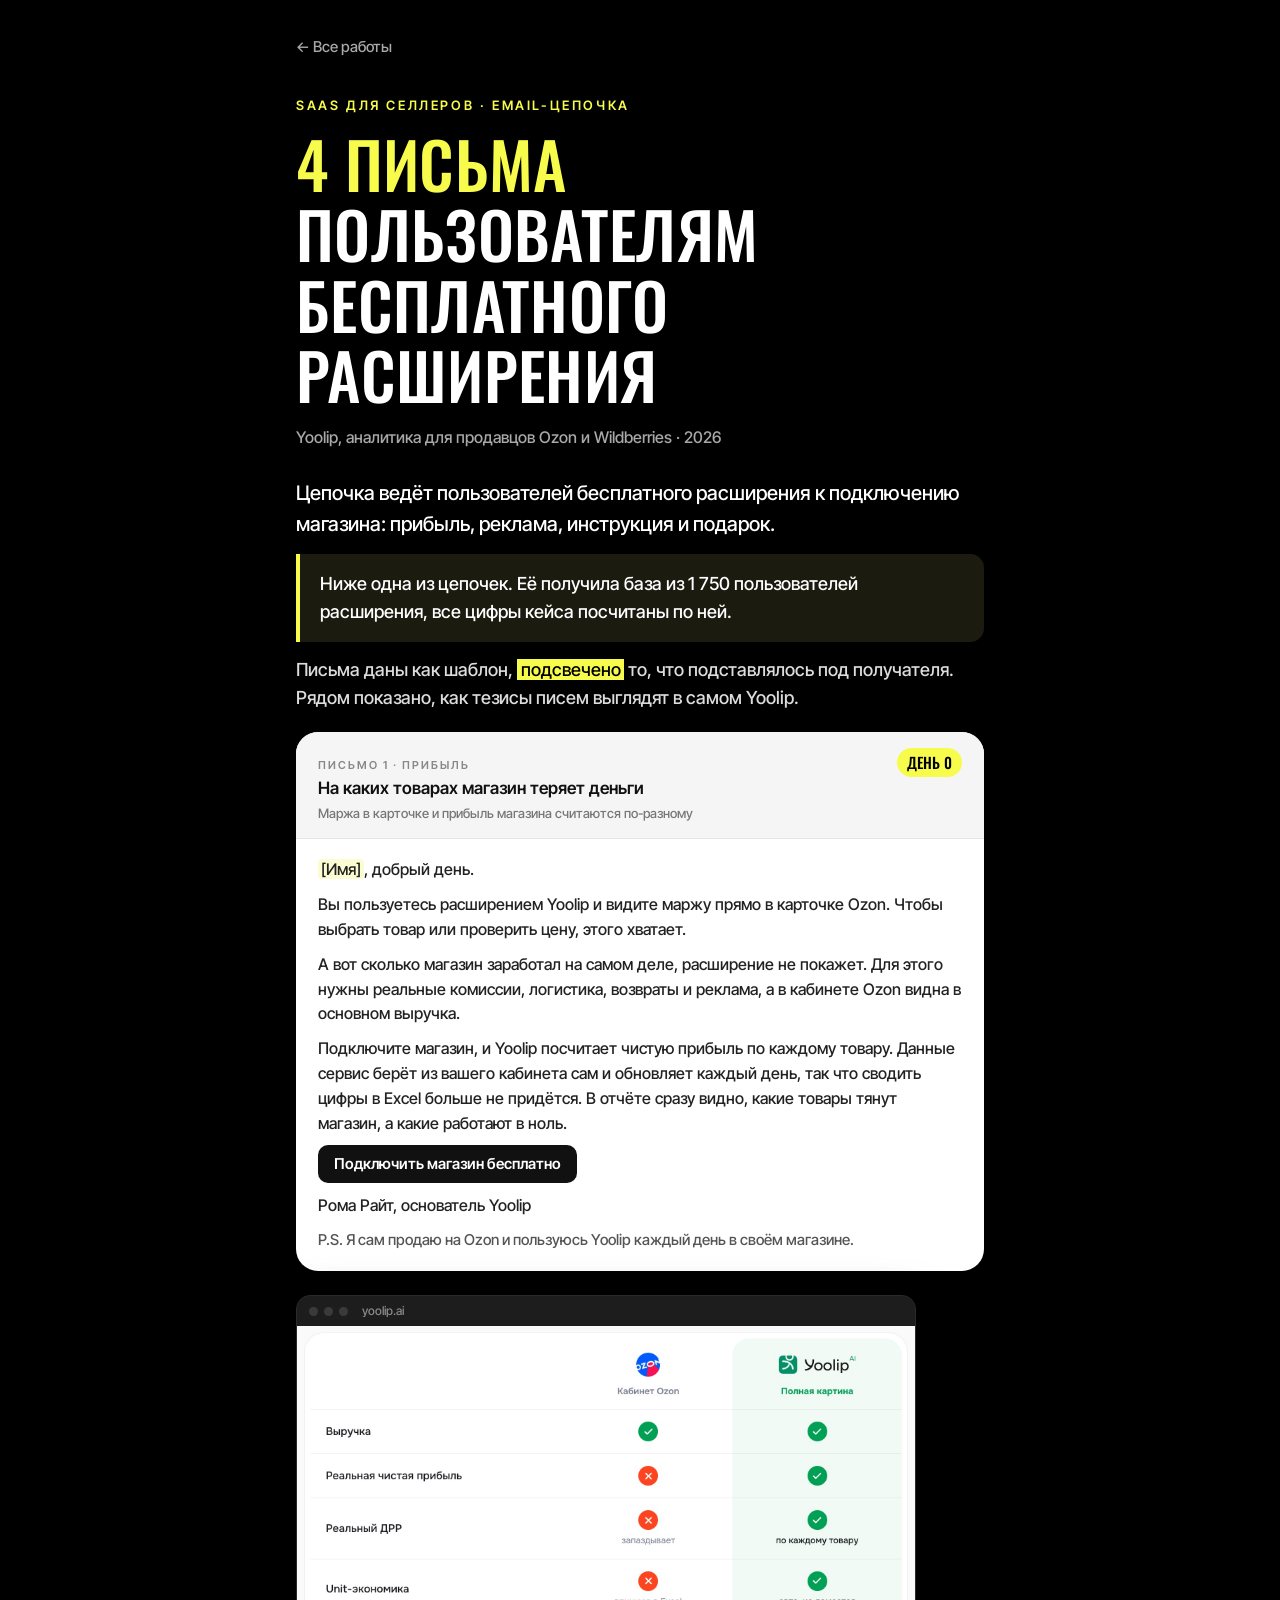
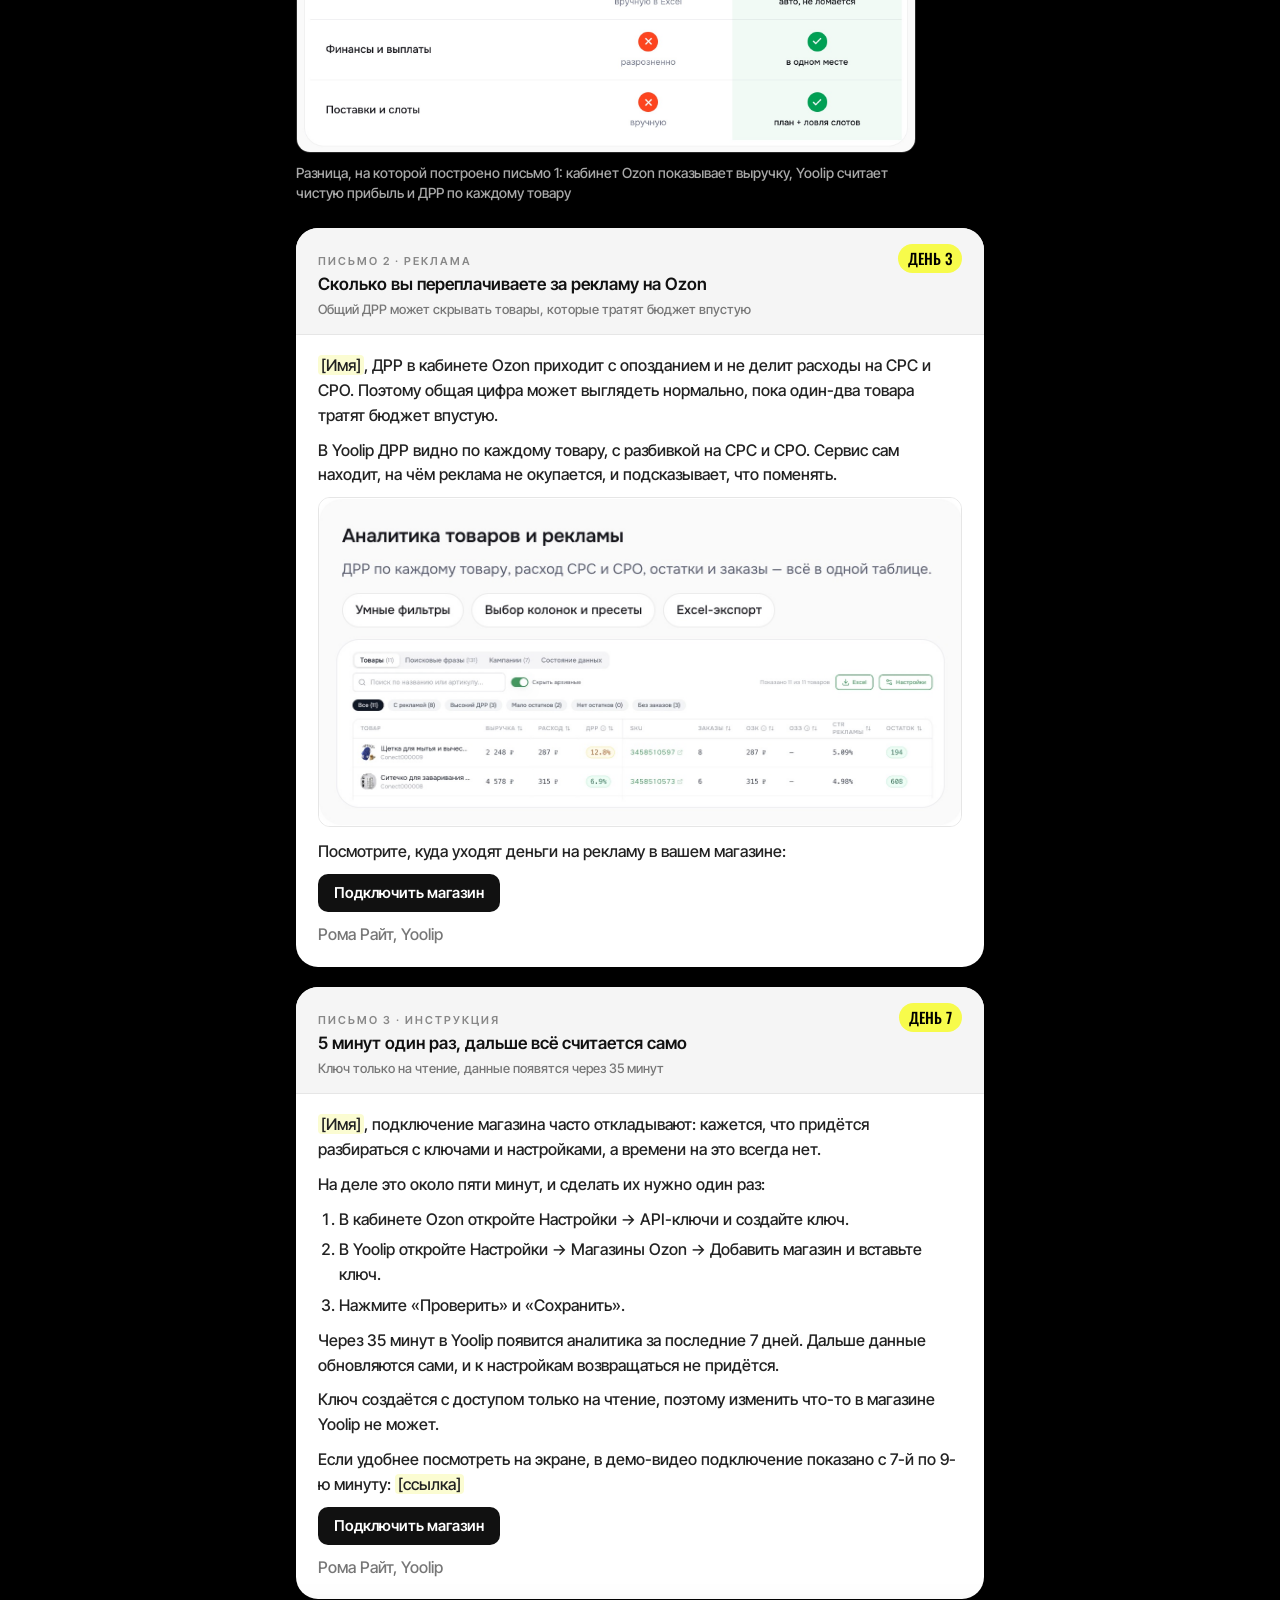
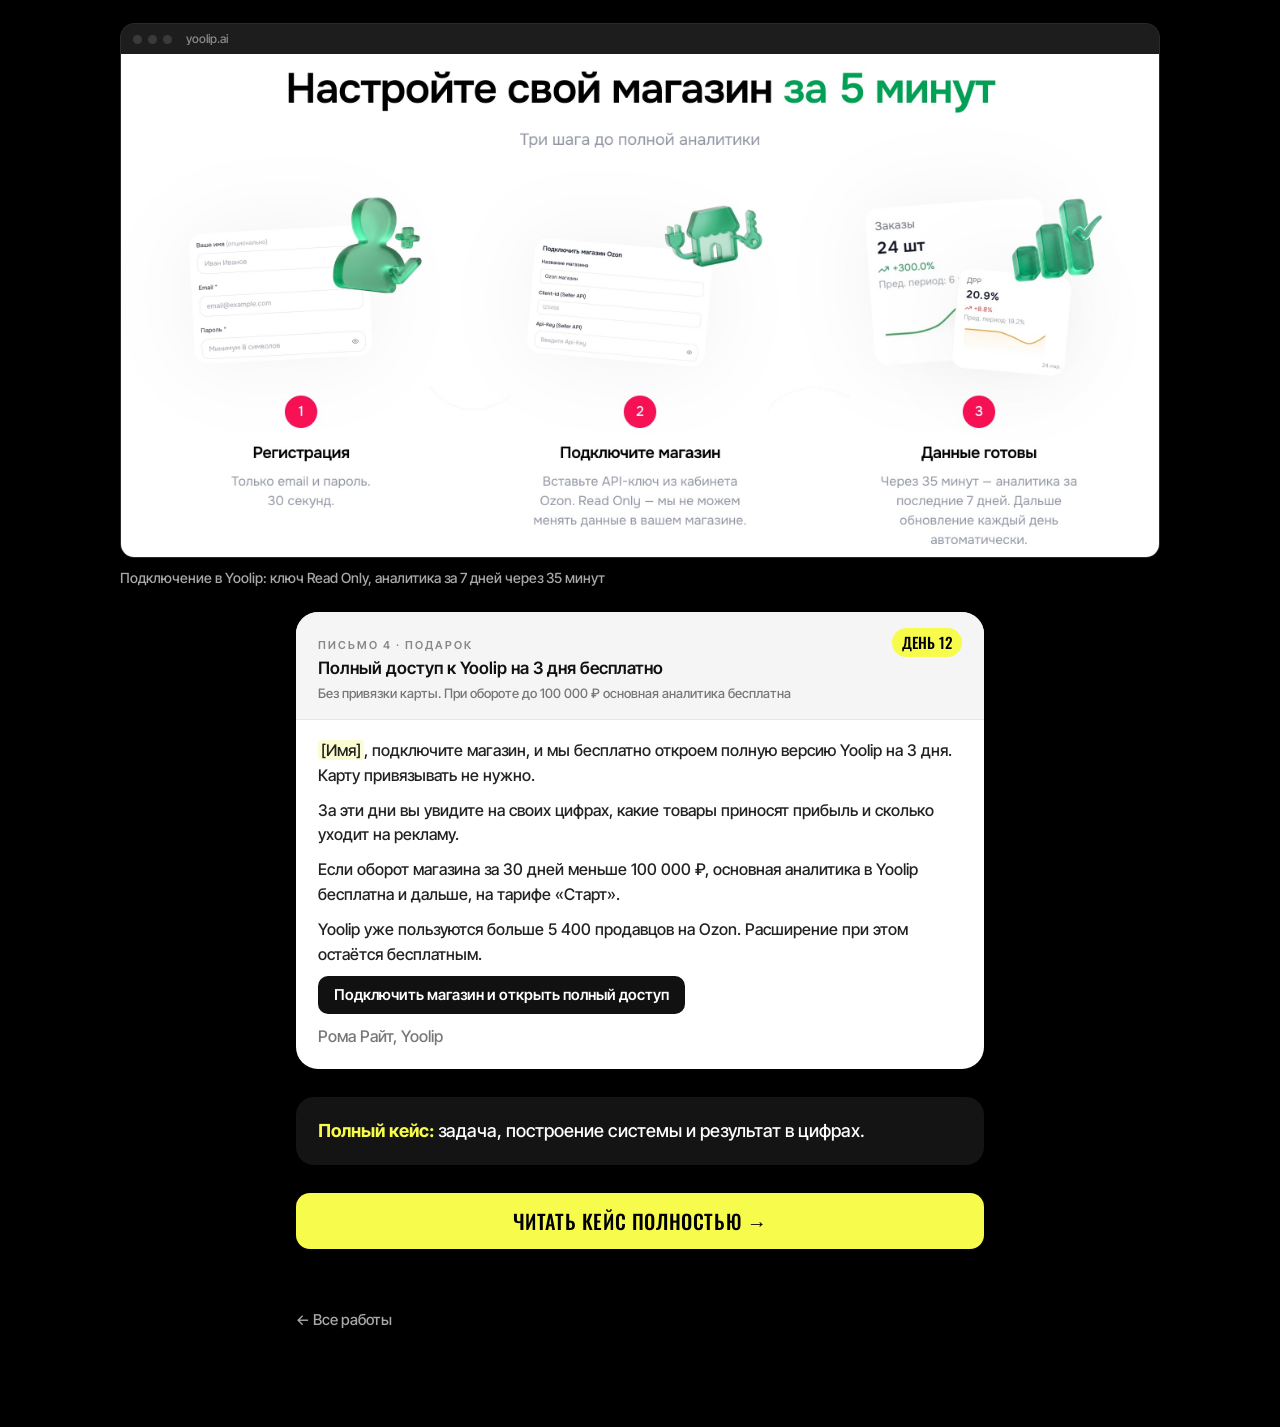
<file: works/email-yoolip.html>
<!doctype html>
<html lang="ru">
<head>
  <meta charset="utf-8">
  <meta name="viewport" content="width=device-width, initial-scale=1">
  <title>Yoolip: 4 письма пользователям расширения</title>
  <meta name="description" content="Email-цепочка из 4 писем для пользователей расширения Yoolip: тексты писем.">
  <link rel="preconnect" href="https://fonts.googleapis.com">
  <link rel="preconnect" href="https://fonts.gstatic.com" crossorigin>
  <link href="https://fonts.googleapis.com/css2?family=Inter+Tight:wght@500;600;700&family=Oswald:wght@500&display=swap" rel="stylesheet">
  <link rel="stylesheet" href="../styles.css?v=4">
</head>
<body>
<main class="wrap page">
  <a class="back" href="../index.html#w-email">← Все работы</a>

  <p class="kicker">SaaS для селлеров · email-цепочка</p>
  <h1><span class="y">4 письма</span> пользователям бесплатного расширения</h1>
  <p class="context"><span>Yoolip, аналитика для продавцов Ozon и Wildberries</span> · <span>2026</span></p>
  <p class="lead">Цепочка ведёт пользователей бесплатного расширения к подключению магазина: прибыль, реклама, инструкция и подарок.</p>

    <p class="hl">Ниже одна из цепочек. Её получила база из 1 750 пользователей расширения, все цифры кейса посчитаны по ней.</p>
  <p>Письма даны как шаблон, <span class="mark">подсвечено</span> то, что подставлялось под получателя. Рядом показано, как тезисы писем выглядят в самом Yoolip.</p>

  <article class="mail">
    <div class="mail__head"><p class="mail__subj"><small>Письмо 1 · прибыль</small>На каких товарах магазин теряет деньги<span class="mail__pre">Маржа в карточке и прибыль магазина считаются по-разному</span></p><span class="mail__day">День 0</span></div>
    <div class="mail__body">
      <p><span class="sub">[Имя]</span>, добрый день.</p>
      <p>Вы пользуетесь расширением Yoolip и видите маржу прямо в карточке Ozon. Чтобы выбрать товар или проверить цену, этого хватает.</p>
      <p>А вот сколько магазин заработал на самом деле, расширение не покажет. Для этого нужны реальные комиссии, логистика, возвраты и реклама, а в кабинете Ozon видна в основном выручка.</p>
      <p>Подключите магазин, и Yoolip посчитает чистую прибыль по каждому товару. Данные сервис берёт из вашего кабинета сам и обновляет каждый день, так что сводить цифры в Excel больше не придётся. В отчёте сразу видно, какие товары тянут магазин, а какие работают в ноль.</p>
      <p><span class="mail__btn">Подключить магазин бесплатно</span></p>
      <p>Рома Райт, основатель Yoolip</p>
      <p class="mail__ps">P.S. Я сам продаю на Ozon и пользуюсь Yoolip каждый день в своём магазине.</p>
    </div>
  </article>
  <figure style="max-width:620px">
    <div class="shot"><div class="shot__bar"><i></i><i></i><i></i><span>yoolip.ai</span></div>
      <img src="../cases/03-yoolip-email/assets/shot-02-kabinet-vs-yoolip.jpg" alt="Таблица сравнения: кабинет Ozon показывает выручку, Yoolip показывает реальную чистую прибыль и ДРР по каждому товару" loading="lazy" width="880" height="606"></div>
    <figcaption>Разница, на которой построено письмо 1: кабинет Ozon показывает выручку, Yoolip считает чистую прибыль и ДРР по каждому товару</figcaption>
  </figure>

  <article class="mail">
    <div class="mail__head"><p class="mail__subj"><small>Письмо 2 · реклама</small>Сколько вы переплачиваете за рекламу на Ozon<span class="mail__pre">Общий ДРР может скрывать товары, которые тратят бюджет впустую</span></p><span class="mail__day">День 3</span></div>
    <div class="mail__body">
      <p><span class="sub">[Имя]</span>, ДРР в кабинете Ozon приходит с опозданием и не делит расходы на CPC и CPO. Поэтому общая цифра может выглядеть нормально, пока один-два товара тратят бюджет впустую.</p>
      <p>В Yoolip ДРР видно по каждому товару, с разбивкой на CPC и CPO. Сервис сам находит, на чём реклама не окупается, и подсказывает, что поменять.</p>
      <div class="mail__img"><img src="../cases/03-yoolip-email/assets/shot-03-analitika-reklamy.jpg" alt="Таблица аналитики товаров и рекламы Yoolip: выручка, расход, ДРР, заказы и остатки по каждому товару" loading="lazy" width="670" height="342"></div>
      <p>Посмотрите, куда уходят деньги на рекламу в вашем магазине:</p>
      <p><span class="mail__btn">Подключить магазин</span></p>
      <p>Рома Райт, Yoolip</p>
    </div>
  </article>

  <article class="mail">
    <div class="mail__head"><p class="mail__subj"><small>Письмо 3 · инструкция</small>5 минут один раз, дальше всё считается само<span class="mail__pre">Ключ только на чтение, данные появятся через 35 минут</span></p><span class="mail__day">День 7</span></div>
    <div class="mail__body">
      <p><span class="sub">[Имя]</span>, подключение магазина часто откладывают: кажется, что придётся разбираться с ключами и настройками, а времени на это всегда нет.</p>
      <p>На деле это около пяти минут, и сделать их нужно один раз:</p>
      <ol>
        <li>В кабинете Ozon откройте Настройки → API-ключи и создайте ключ.</li>
        <li>В Yoolip откройте Настройки → Магазины Ozon → Добавить магазин и вставьте ключ.</li>
        <li>Нажмите «Проверить» и «Сохранить».</li>
      </ol>
      <p>Через 35 минут в Yoolip появится аналитика за последние 7 дней. Дальше данные обновляются сами, и к настройкам возвращаться не придётся.</p>
      <p>Ключ создаётся с доступом только на чтение, поэтому изменить что-то в магазине Yoolip не может.</p>
      <p>Если удобнее посмотреть на экране, в демо-видео подключение показано с 7-й по 9-ю минуту: <span class="sub">[ссылка]</span></p>
      <p><span class="mail__btn">Подключить магазин</span></p>
      <p>Рома Райт, Yoolip</p>
    </div>
  </article>
  <figure class="wide">
    <div class="shot"><div class="shot__bar"><i></i><i></i><i></i><span>yoolip.ai</span></div>
      <img src="../cases/03-yoolip-email/assets/shot-04-podklyuchenie.jpg" alt="Блок «Настройте свой магазин за 5 минут»: регистрация, API-ключ Read Only, данные через 35 минут" loading="lazy" width="1280" height="620"></div>
    <figcaption>Подключение в Yoolip: ключ Read Only, аналитика за 7 дней через 35 минут</figcaption>
  </figure>

  <article class="mail">
    <div class="mail__head"><p class="mail__subj"><small>Письмо 4 · подарок</small>Полный доступ к Yoolip на 3 дня бесплатно<span class="mail__pre">Без привязки карты. При обороте до 100 000 ₽ основная аналитика бесплатна</span></p><span class="mail__day">День 12</span></div>
    <div class="mail__body">
      <p><span class="sub">[Имя]</span>, подключите магазин, и мы бесплатно откроем полную версию Yoolip на 3 дня. Карту привязывать не нужно.</p>
      <p>За эти дни вы увидите на своих цифрах, какие товары приносят прибыль и сколько уходит на рекламу.</p>
      <p>Если оборот магазина за 30 дней меньше 100 000 ₽, основная аналитика в Yoolip бесплатна и дальше, на тарифе «Старт».</p>
      <p>Yoolip уже пользуются больше 5 400 продавцов на Ozon. Расширение при этом остаётся бесплатным.</p>
      <p><span class="mail__btn">Подключить магазин и открыть полный доступ</span></p>
      <p>Рома Райт, Yoolip</p>
    </div>
  </article>

  <div class="bridge"><b>Полный кейс:</b> задача, построение системы и результат в цифрах.</div>
  <a class="btn" href="../cases/03-yoolip-email/page.html">Читать кейс полностью →</a>

  <p style="margin-top:56px"><a class="back" href="../index.html#w-email" style="margin:0">← Все работы</a></p>
</main>
</body>
</html>
</file>
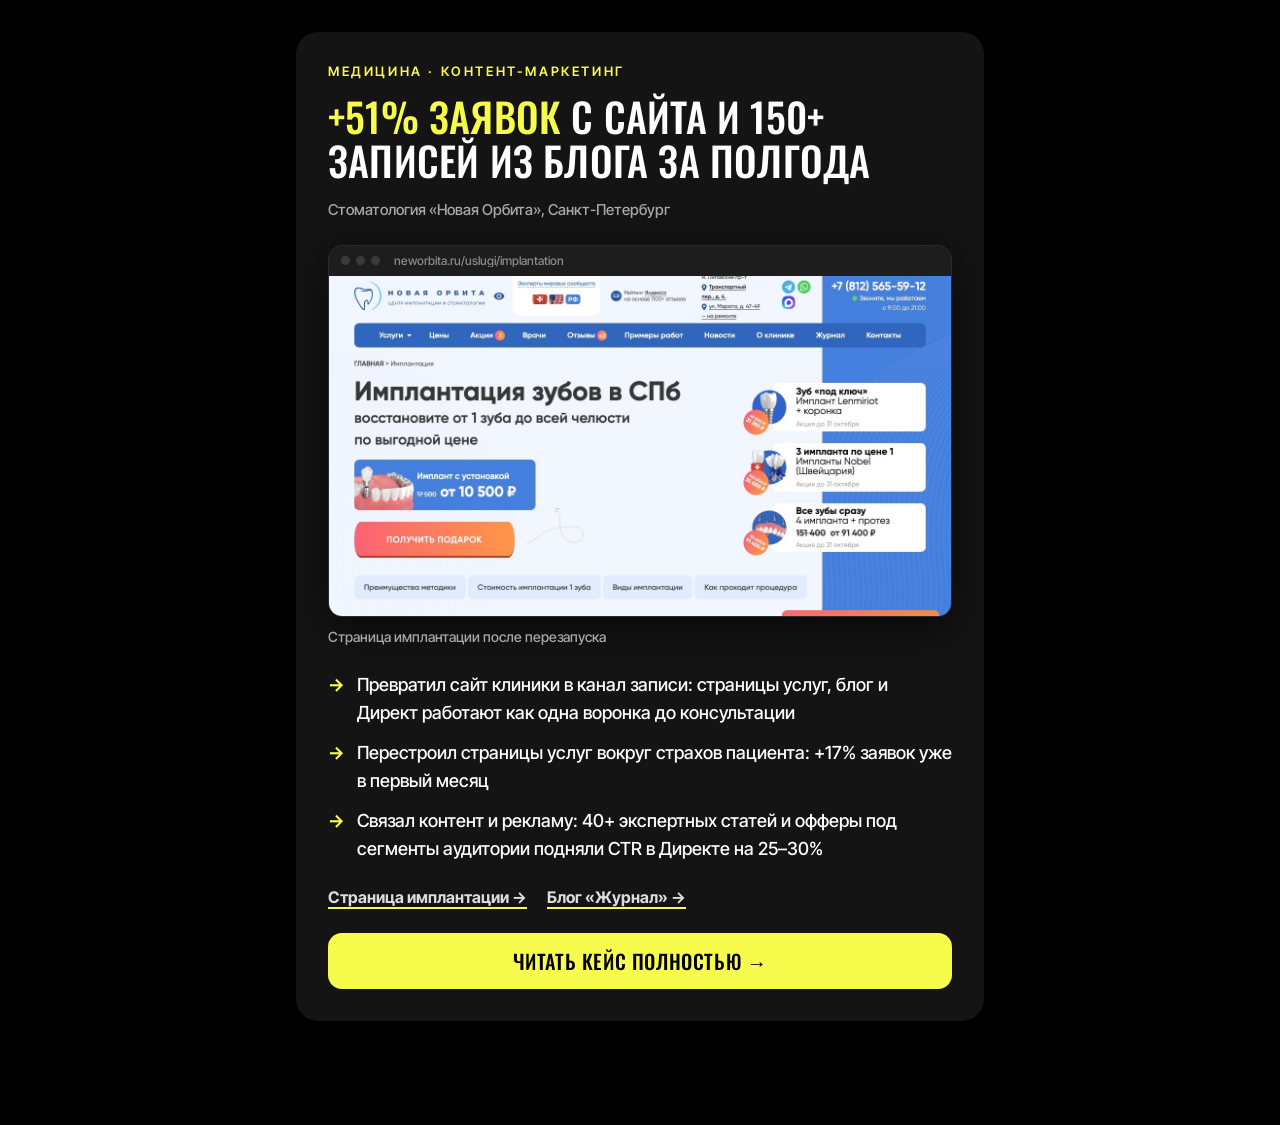
<file: cases/01-novaya-orbita/card.html>
<!doctype html>
<html lang="ru">
<head>
  <meta charset="utf-8">
  <meta name="viewport" content="width=device-width, initial-scale=1">
  <title>Карточка: Новая Орбита</title>
  <link rel="preconnect" href="https://fonts.googleapis.com">
  <link rel="preconnect" href="https://fonts.gstatic.com" crossorigin>
  <link href="https://fonts.googleapis.com/css2?family=Inter+Tight:wght@500;600;700&family=Oswald:wght@500&display=swap" rel="stylesheet">
  <link rel="stylesheet" href="../../styles.css">
</head>
<body>
<main class="wrap">

<article class="card card--ink" id="case-novaya-orbita">
  <p class="kicker">Медицина · контент-маркетинг</p>
  <h2 class="card__title"><span class="y">+51% заявок</span> с сайта и 150+ записей из блога за полгода</h2>
  <p class="card__context">Стоматология «Новая Орбита», Санкт-Петербург</p>
  <figure>
    <div class="shot"><div class="shot__bar"><i></i><i></i><i></i><span>neworbita.ru/uslugi/implantation</span></div>
      <img src="assets/shot-01-implantaciya.jpg" alt="Первый экран страницы «Имплантация зубов в СПб» на сайте клиники" width="1280" height="700"></div>
    <figcaption>Страница имплантации после перезапуска</figcaption>
  </figure>
  <ul class="card__list">
    <li>Превратил сайт клиники в канал записи: страницы услуг, блог и Директ работают как одна воронка до консультации</li>
    <li>Перестроил страницы услуг вокруг страхов пациента: +17% заявок уже в первый месяц</li>
    <li>Связал контент и рекламу: 40+ экспертных статей и офферы под сегменты аудитории подняли CTR в Директе на 25–30%</li>
  </ul>
  <p class="card__links">
    <a href="https://neworbita.ru/uslugi/implantation" target="_blank" rel="noopener">Страница имплантации →</a>
    <a href="https://neworbita.ru/zhurnal" target="_blank" rel="noopener">Блог «Журнал» →</a>
  </p>
  <a class="btn" href="page.html">Читать кейс полностью →</a>
</article>

</main>
</body>
</html>
</file>
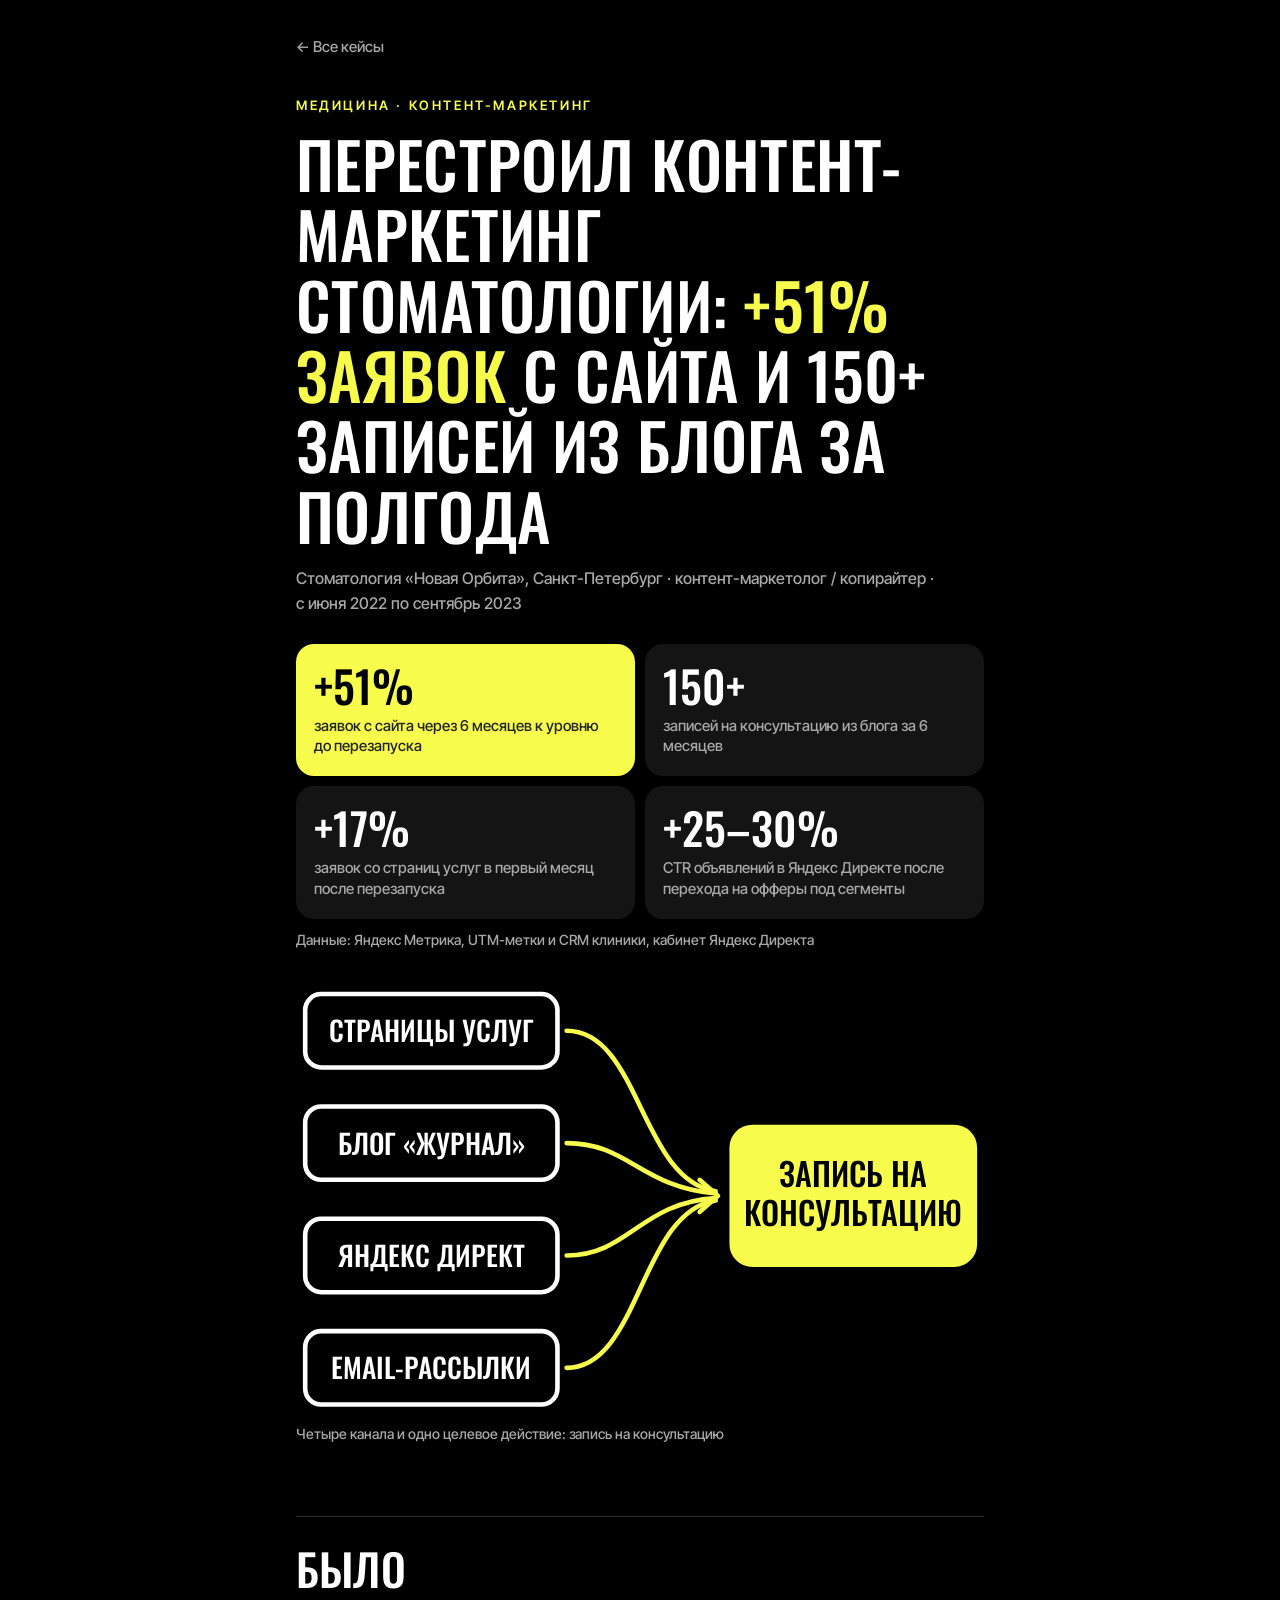
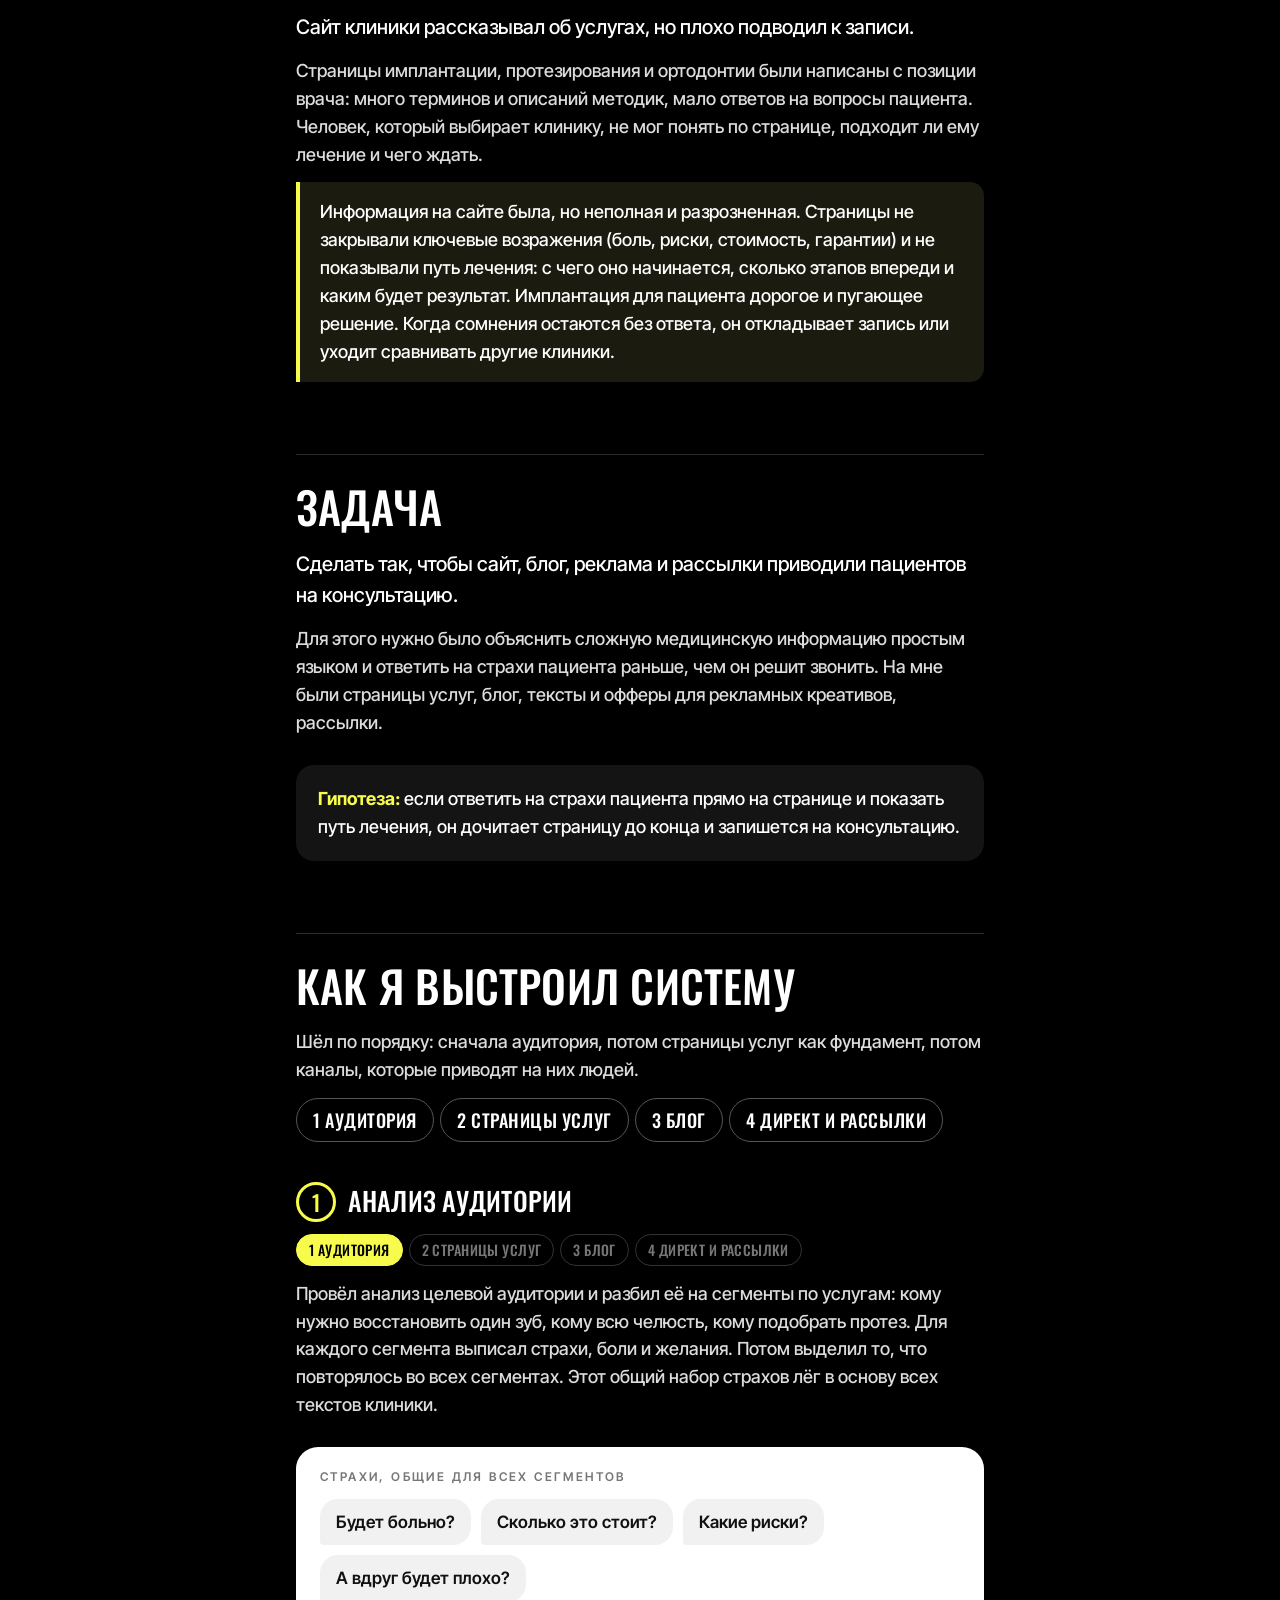
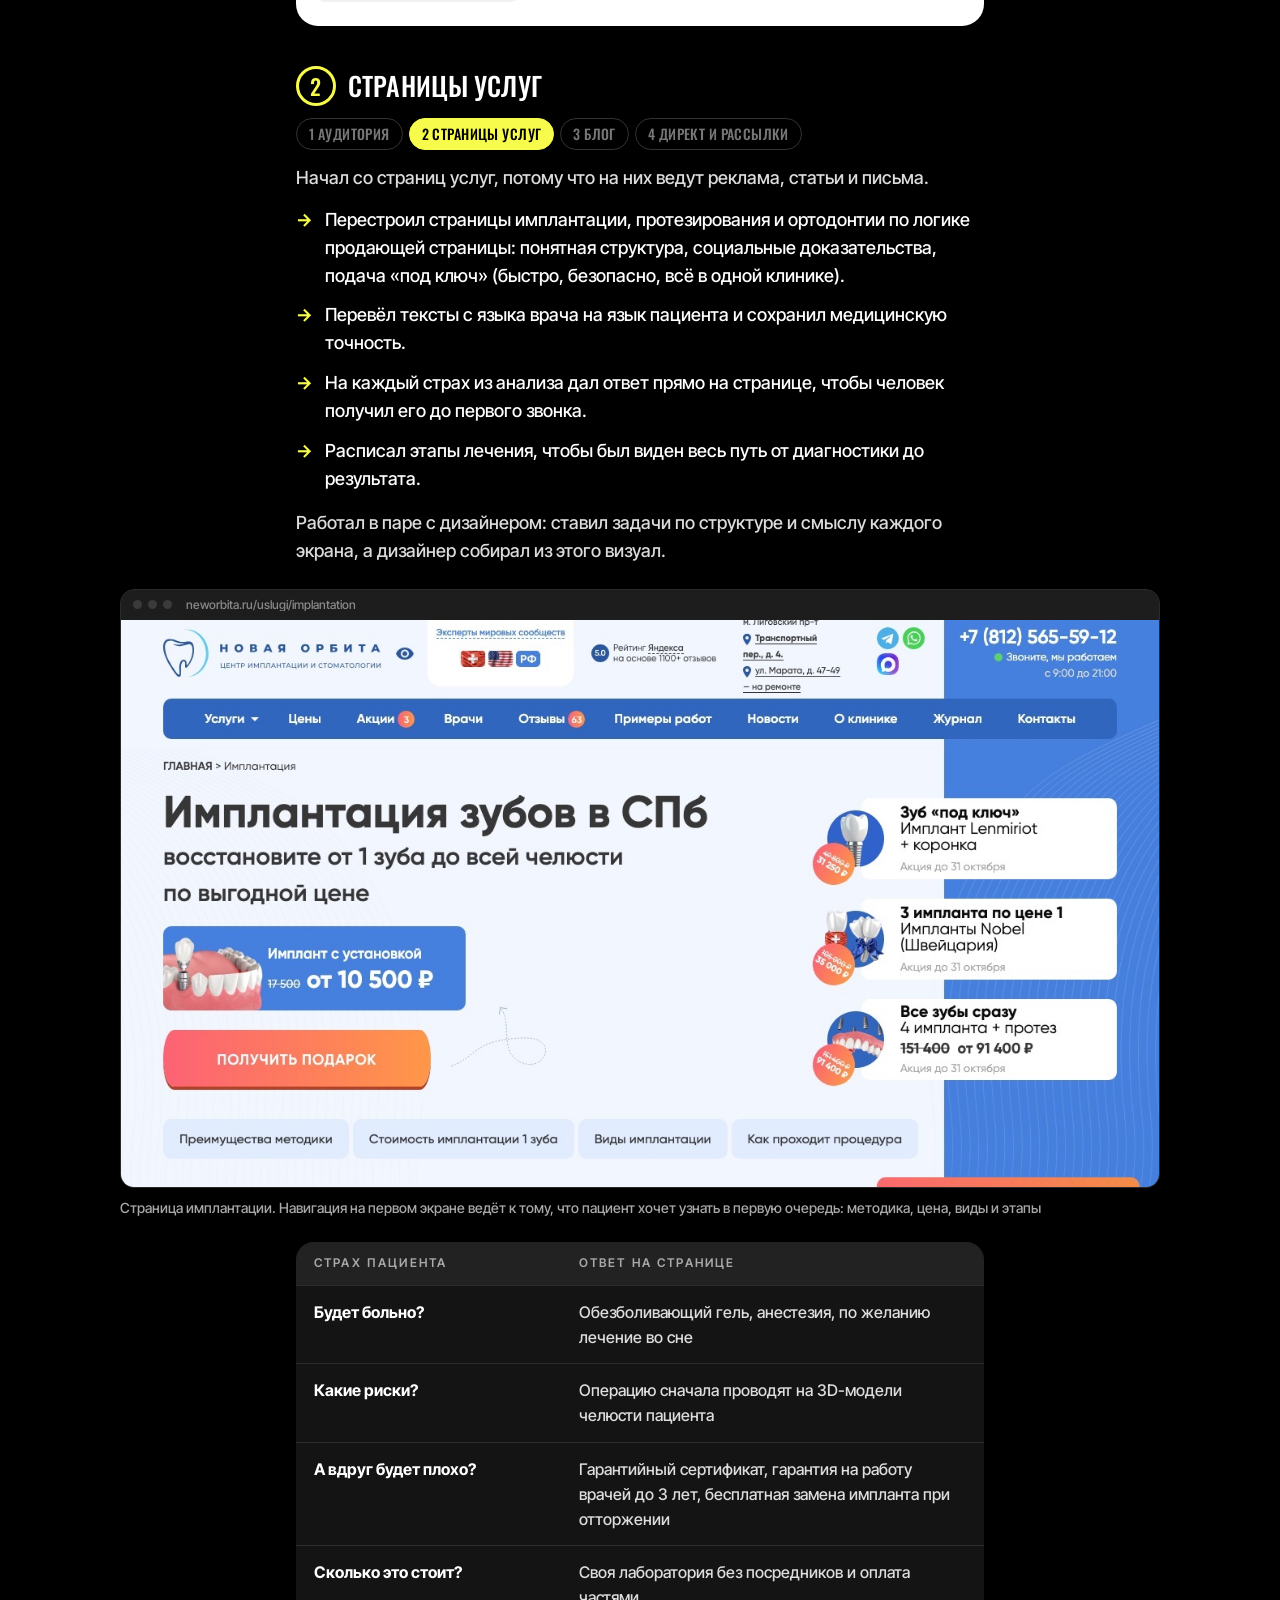
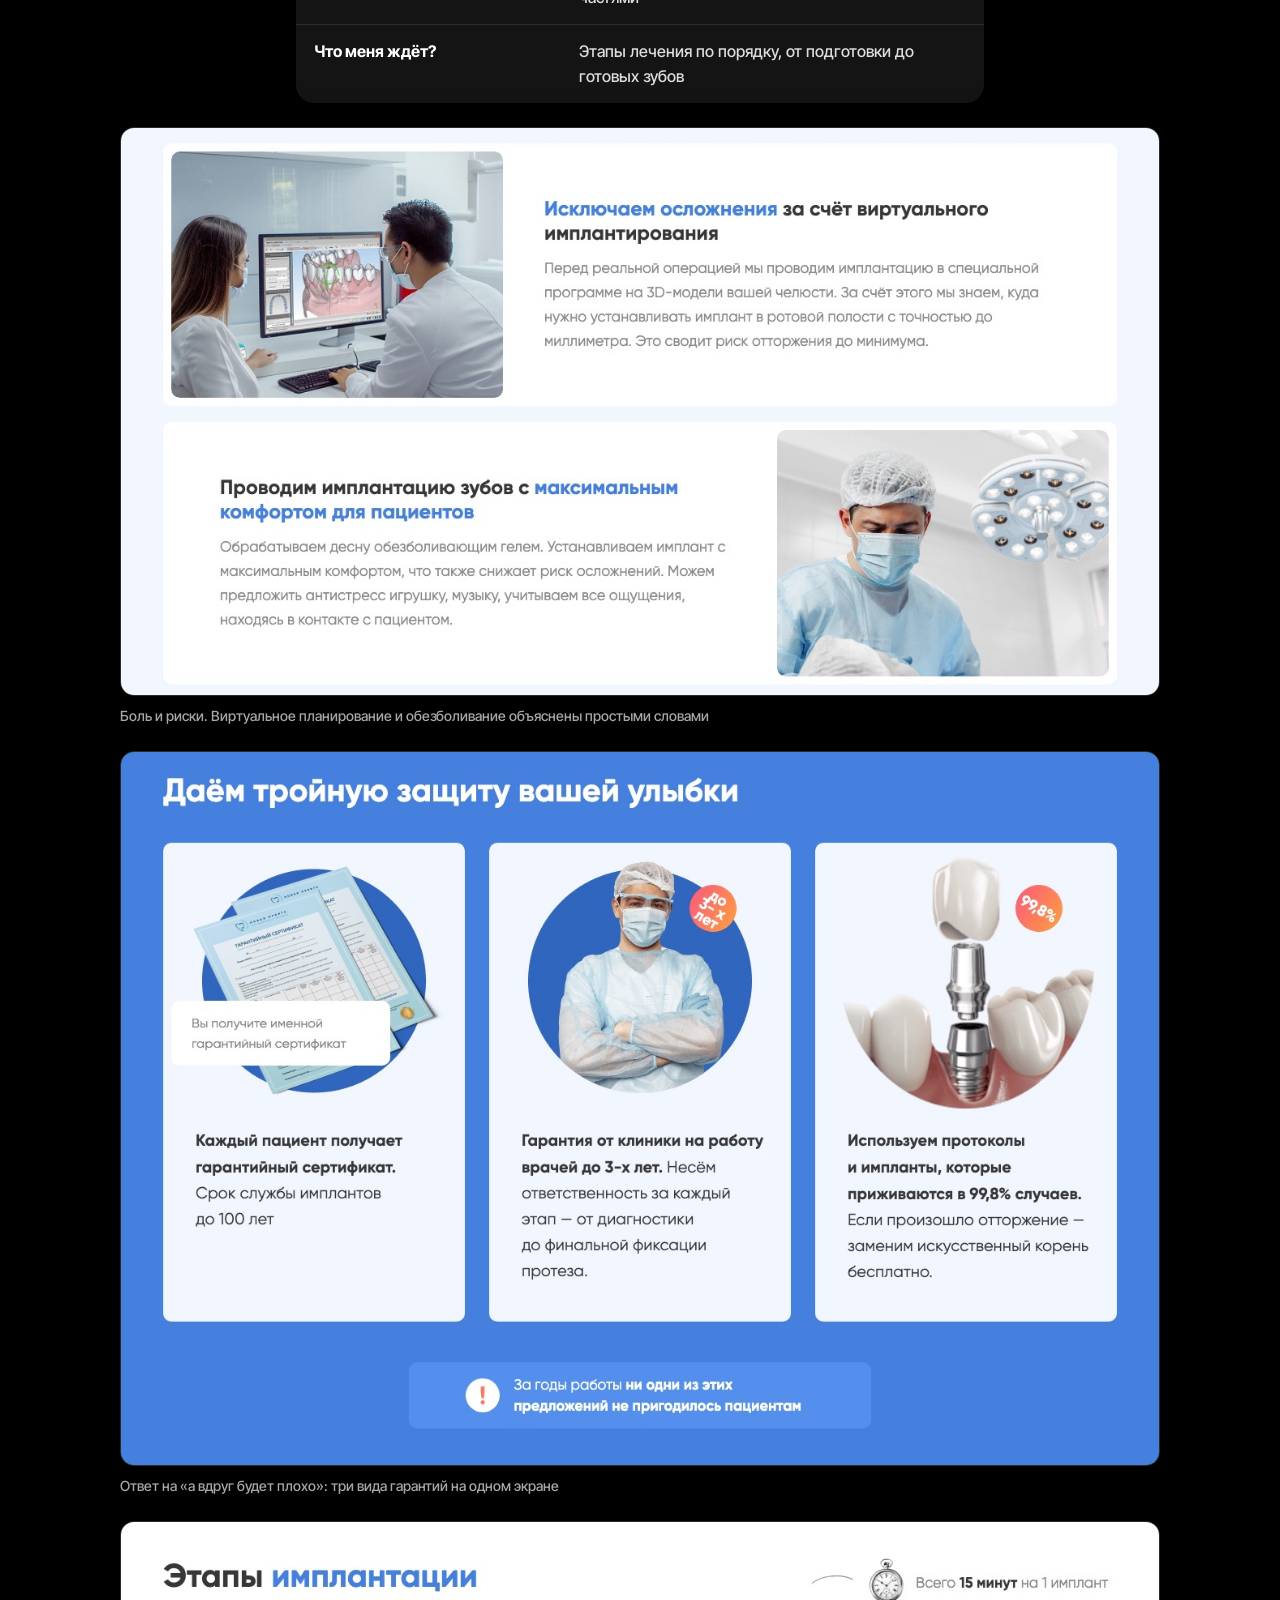
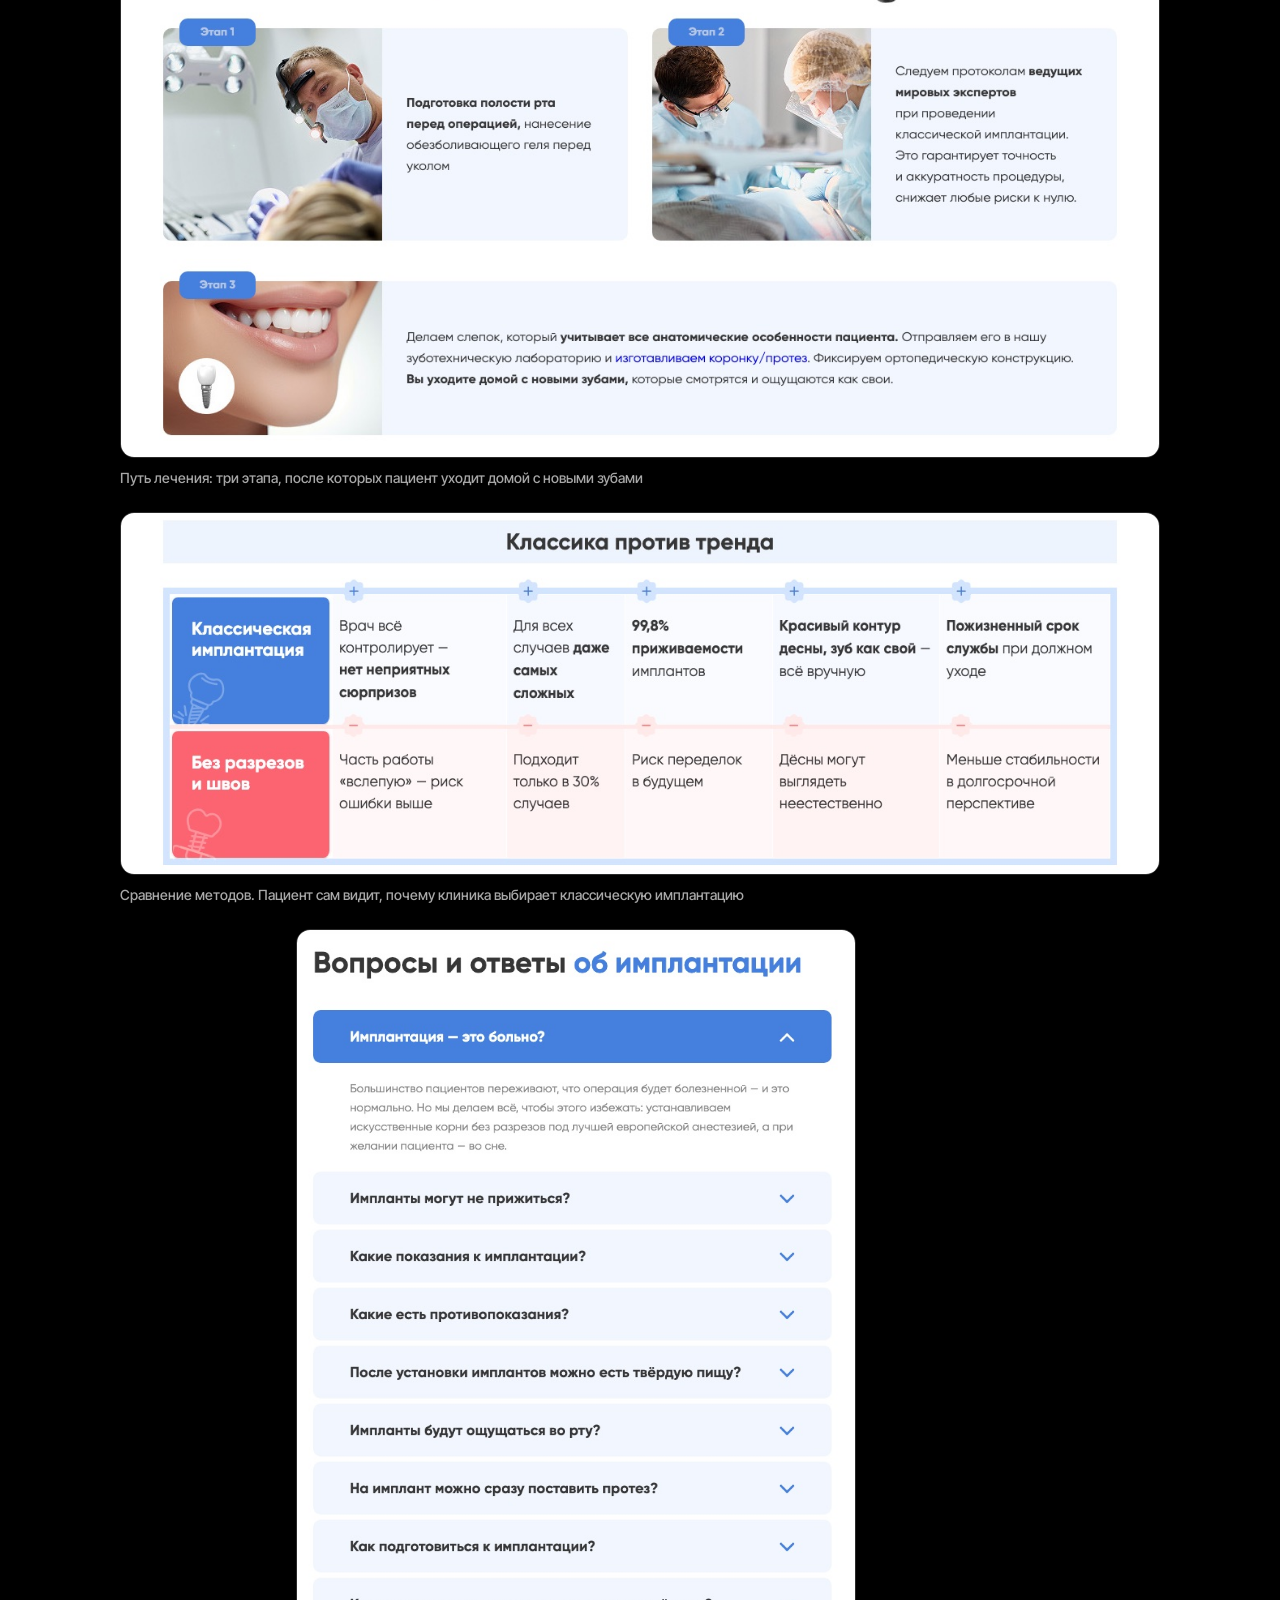
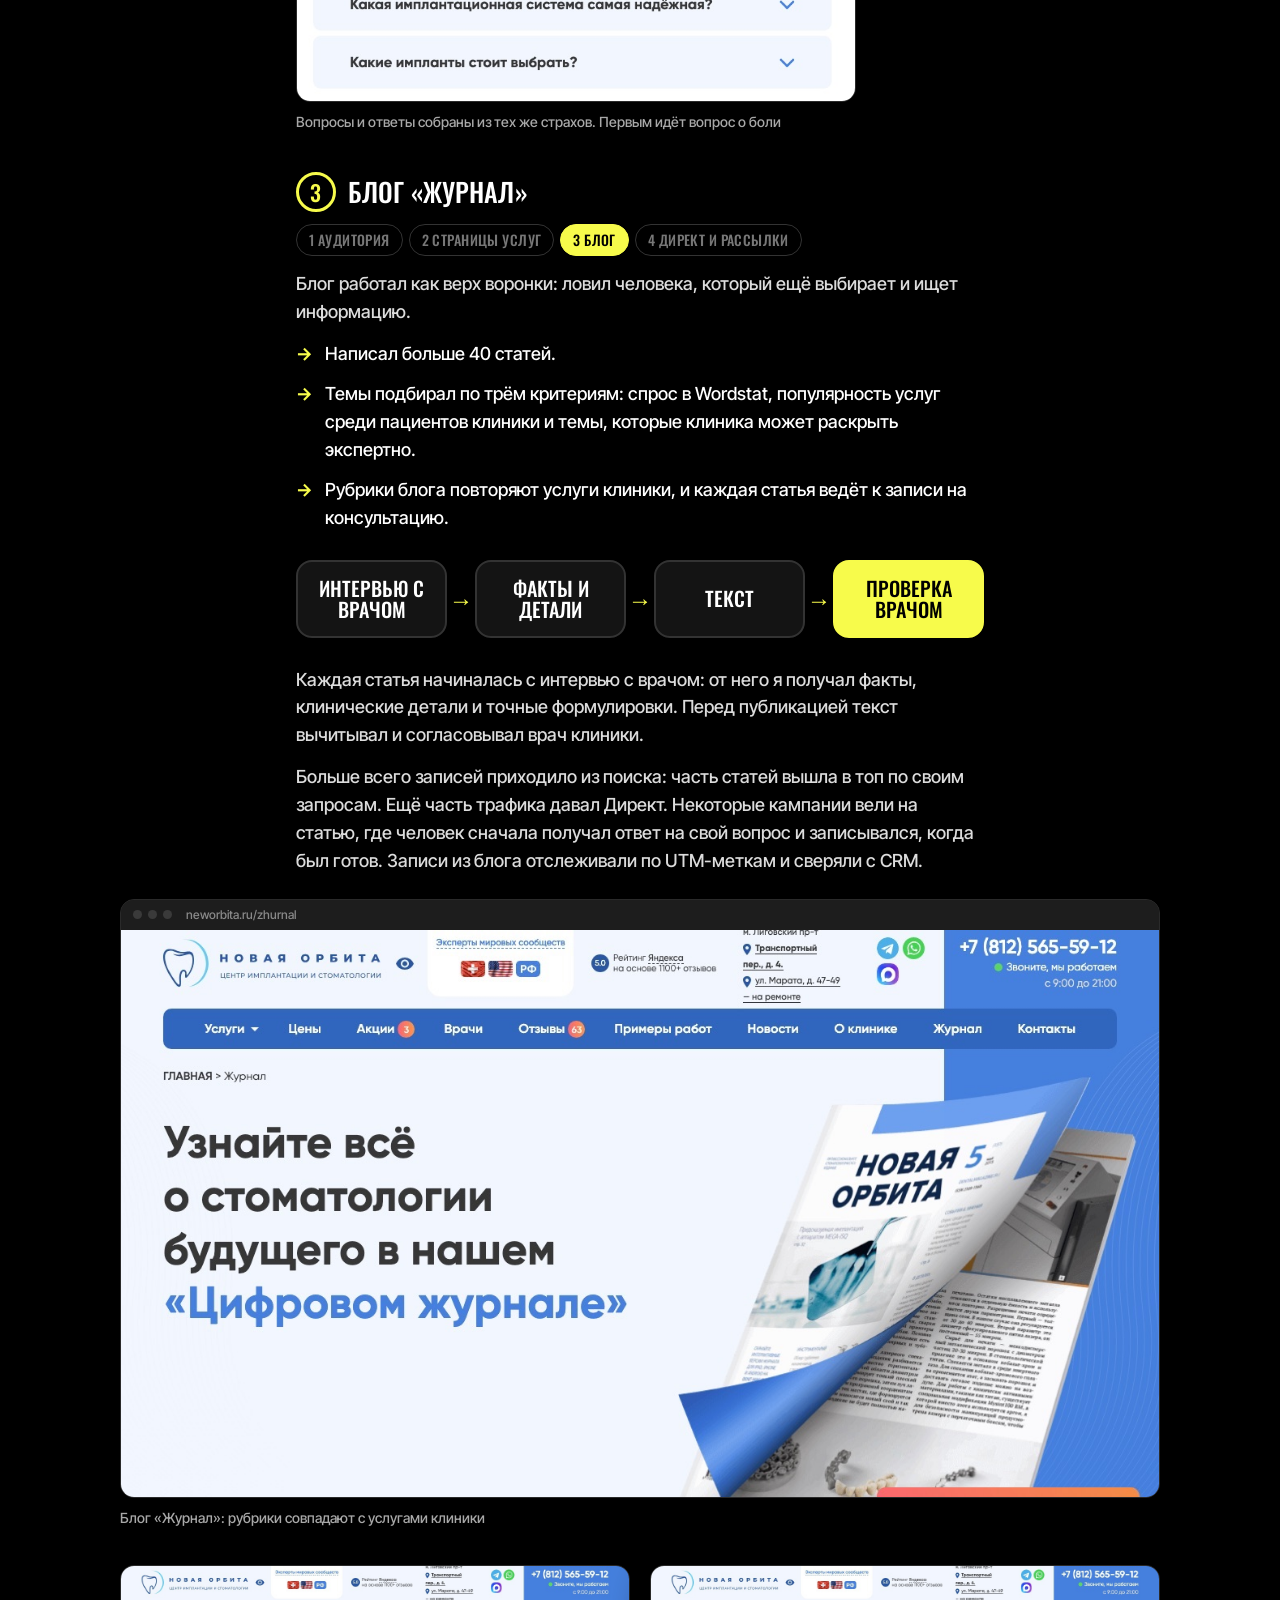
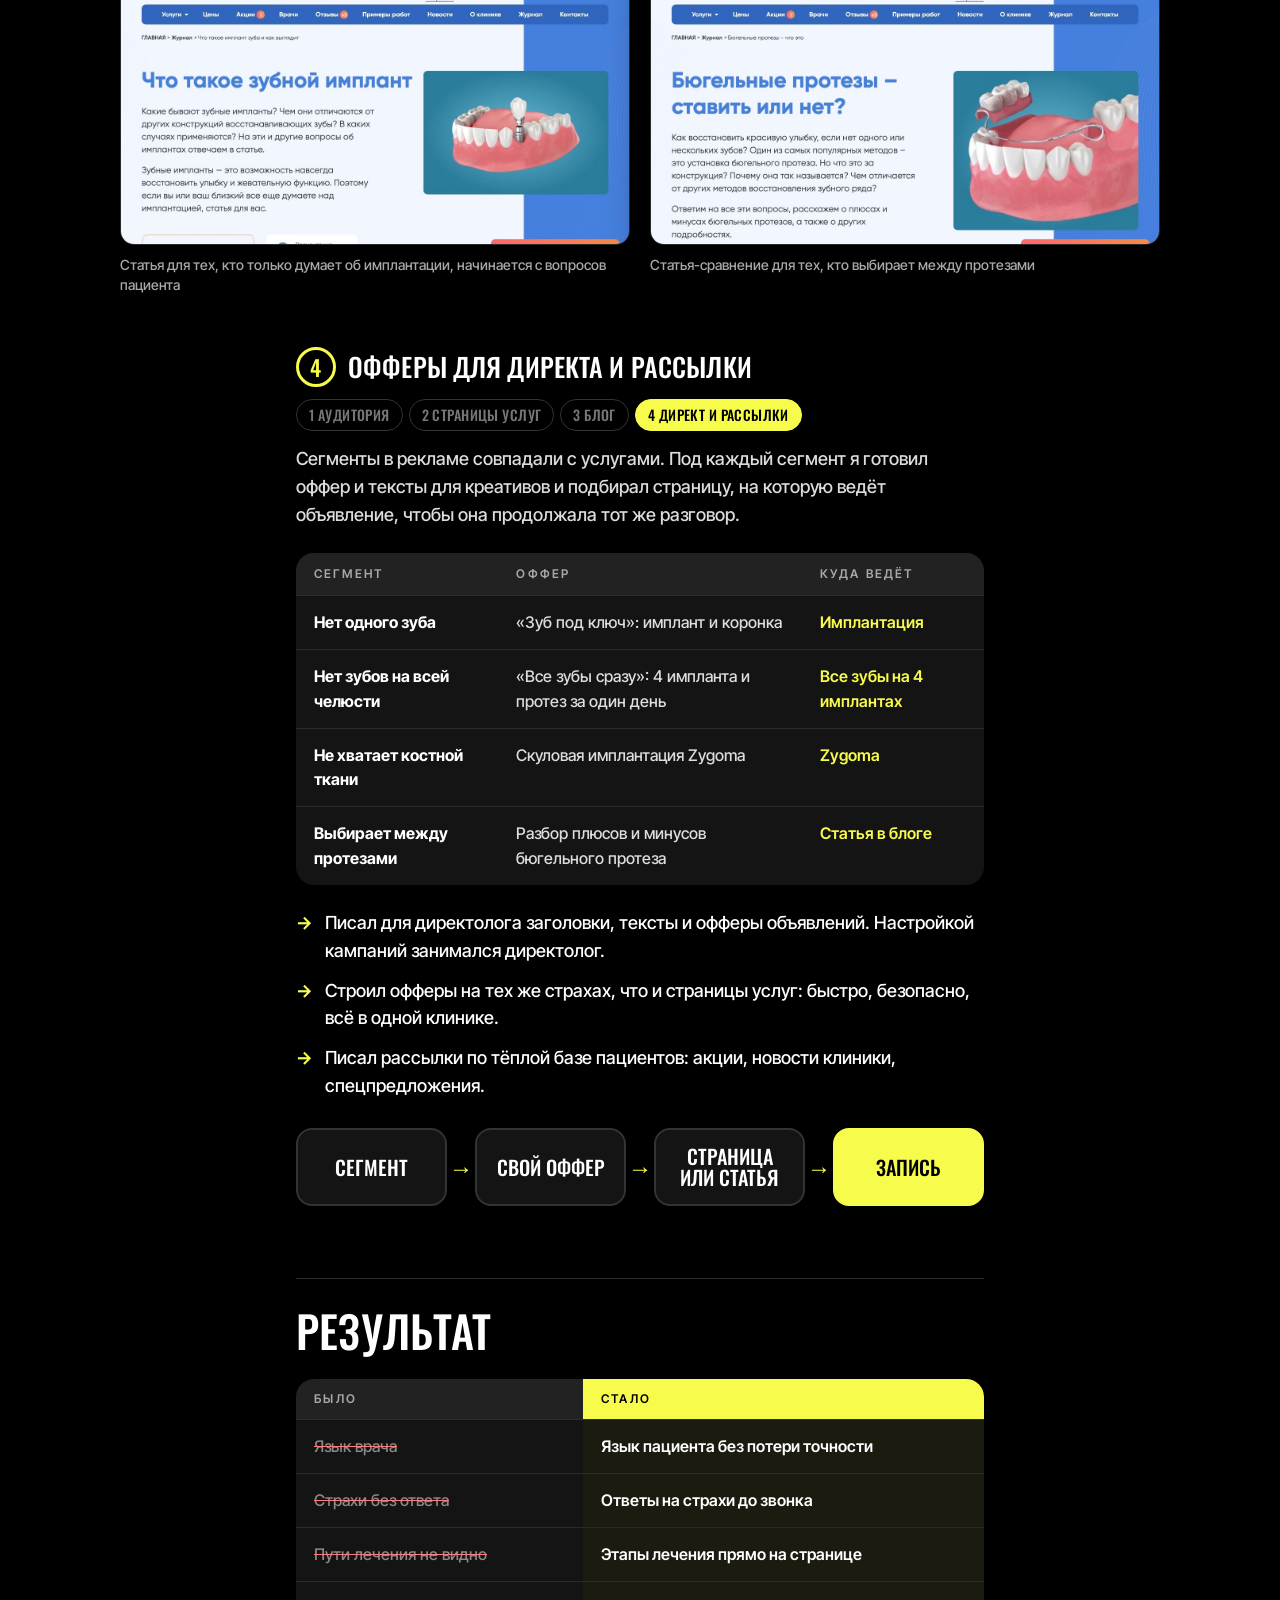
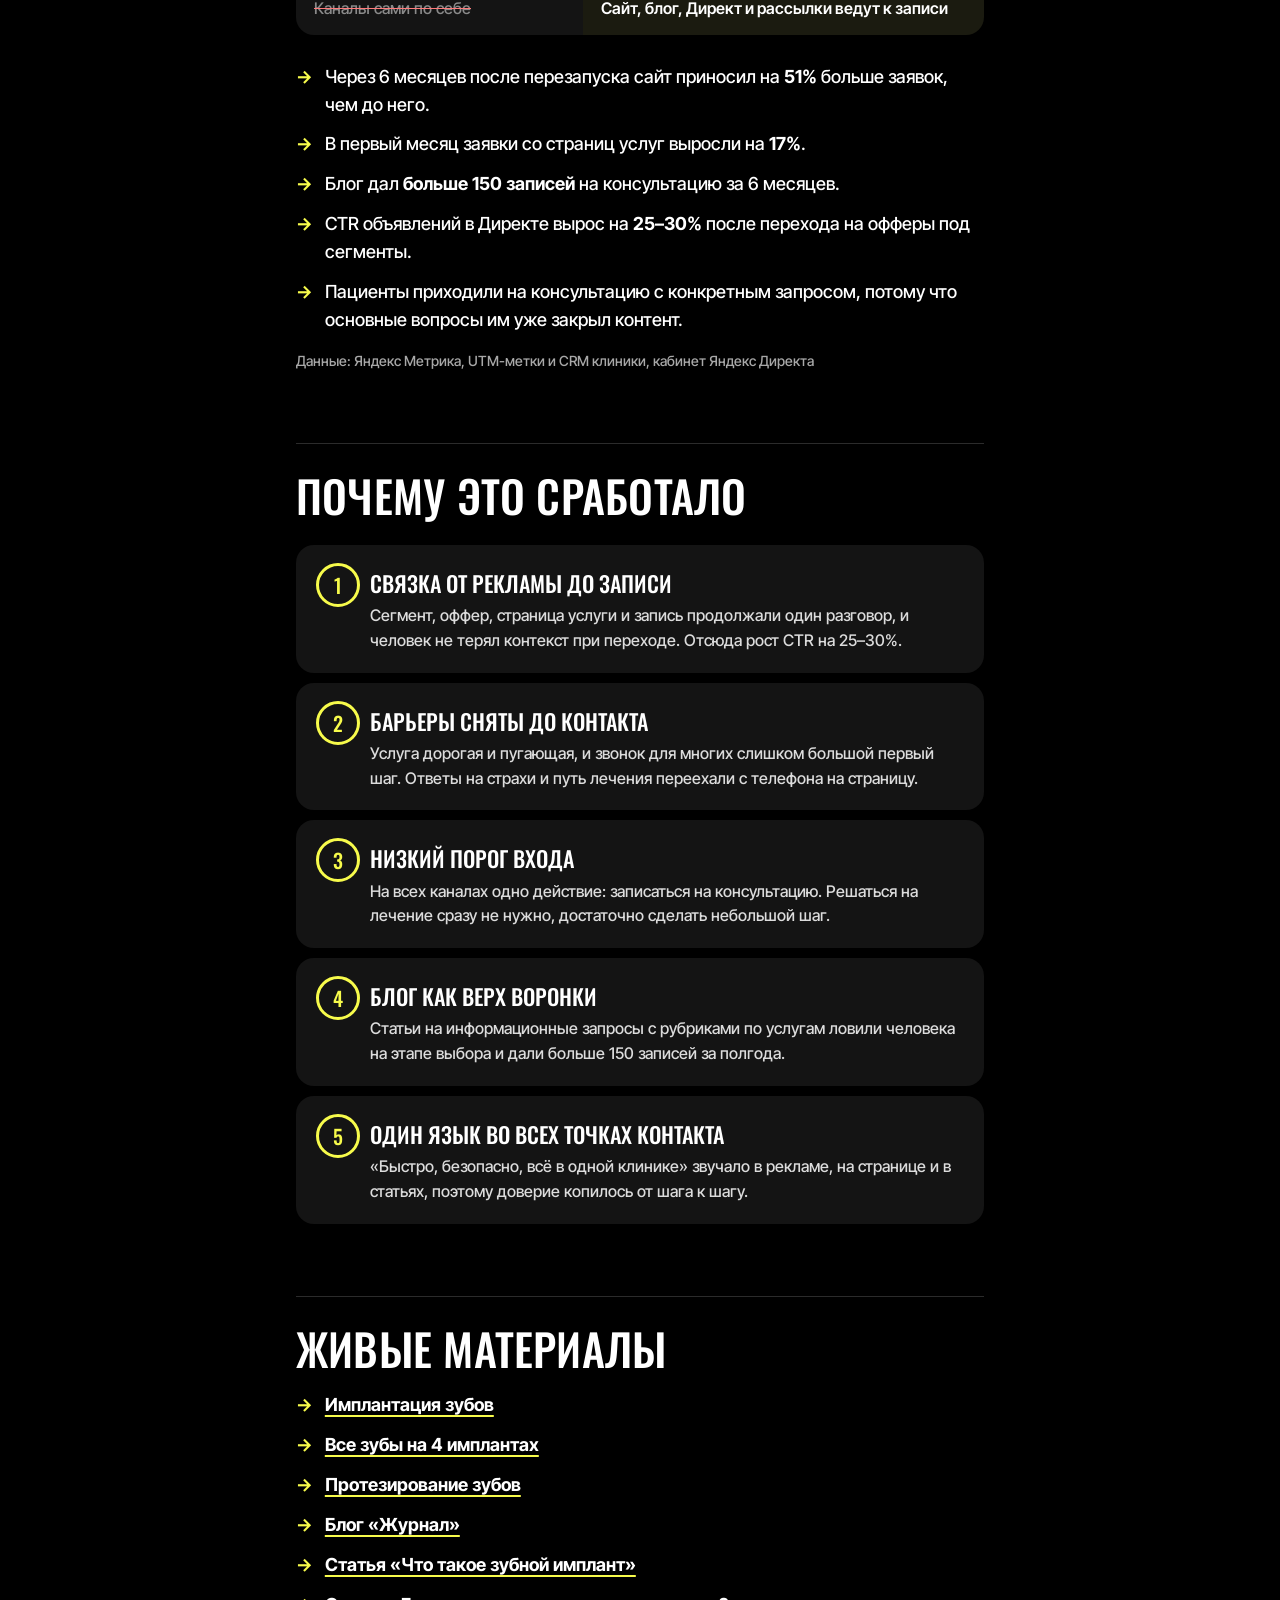
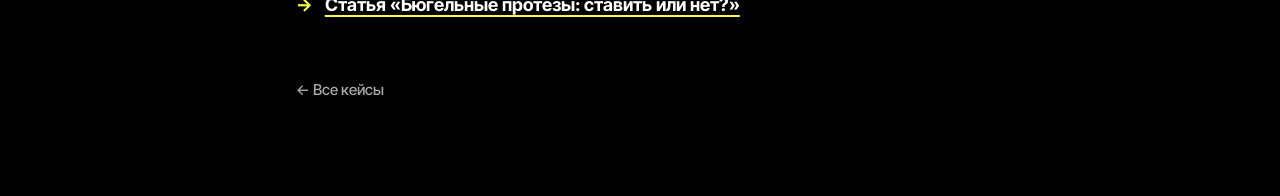
<file: cases/01-novaya-orbita/page.html>
<!doctype html>
<html lang="ru">
<head>
  <meta charset="utf-8">
  <meta name="viewport" content="width=device-width, initial-scale=1">
  <title>Стоматология «Новая Орбита»: +51% заявок с сайта</title>
  <meta name="description" content="Кейс: выстроил контент-маркетинг стоматологии от анализа аудитории до Яндекс Директа. +51% заявок с сайта за полгода, 150+ записей из блога.">
  <link rel="preconnect" href="https://fonts.googleapis.com">
  <link rel="preconnect" href="https://fonts.gstatic.com" crossorigin>
  <link href="https://fonts.googleapis.com/css2?family=Inter+Tight:wght@500;600;700&family=Oswald:wght@500&display=swap" rel="stylesheet">
  <link rel="stylesheet" href="../../styles.css?v=4">
</head>
<body>
<main class="wrap page">
  <a class="back" href="../../index.html">← Все кейсы</a>

  <p class="kicker">Медицина · контент-маркетинг</p>
  <h1>Перестроил контент-маркетинг стоматологии: <span class="y">+51% заявок</span> с сайта и 150+ записей из блога за полгода</h1>
  <p class="context">
    <span>Стоматология «Новая Орбита», Санкт-Петербург</span> ·
    <span>контент-маркетолог / копирайтер</span> ·
    <span>с июня 2022 по сентябрь 2023</span>
  </p>

  <ul class="metrics">
    <li><b>+51%</b><span>заявок с сайта через 6 месяцев к уровню до перезапуска</span></li>
    <li><b>150+</b><span>записей на консультацию из блога за 6 месяцев</span></li>
    <li><b>+17%</b><span>заявок со страниц услуг в первый месяц после перезапуска</span></li>
    <li><b>+25–30%</b><span>CTR объявлений в Яндекс Директе после перехода на офферы под сегменты</span></li>
  </ul>
  <p class="source">Данные: Яндекс Метрика, UTM-метки и CRM клиники, кабинет Яндекс Директа</p>

  <!-- Схема: четыре канала работают на одну цель -->
  <svg class="art" viewBox="0 0 600 380" role="img" aria-label="Страницы услуг, блог, Яндекс Директ и рассылки ведут к одной цели: запись на консультацию">
    <rect class="s" x="8" y="14" width="220" height="64" rx="14"/>
    <text x="118" y="56" font-size="24" text-anchor="middle">Страницы услуг</text>
    <rect class="s" x="8" y="112" width="220" height="64" rx="14"/>
    <text x="118" y="154" font-size="24" text-anchor="middle">Блог «Журнал»</text>
    <rect class="s" x="8" y="210" width="220" height="64" rx="14"/>
    <text x="118" y="252" font-size="24" text-anchor="middle">Яндекс Директ</text>
    <rect class="s" x="8" y="308" width="220" height="64" rx="14"/>
    <text x="118" y="350" font-size="24" text-anchor="middle">Email-рассылки</text>

    <path class="sy" d="M236 46 C 300 46, 300 176, 366 186"/>
    <path class="sy" d="M236 144 C 290 144, 300 182, 366 188"/>
    <path class="sy" d="M236 242 C 290 242, 300 196, 366 192"/>
    <path class="sy" d="M236 340 C 300 340, 300 204, 366 194"/>
    <path class="sy" d="M352 176 L 368 190 L 352 204"/>

    <rect class="fy" x="380" y="130" width="212" height="120" rx="18"/>
    <text class="k" x="486" y="182" font-size="28" text-anchor="middle">Запись на</text>
    <text class="k" x="486" y="216" font-size="28" text-anchor="middle">консультацию</text>
  </svg>
  <figcaption>Четыре канала и одно целевое действие: запись на консультацию</figcaption>

  <h2>Было</h2>
  <p class="lead">Сайт клиники рассказывал об услугах, но плохо подводил к записи.</p>
  <p>Страницы имплантации, протезирования и ортодонтии были написаны с позиции врача: много терминов и описаний методик, мало ответов на вопросы пациента. Человек, который выбирает клинику, не мог понять по странице, подходит ли ему лечение и чего ждать.</p>
  <p class="hl">Информация на сайте была, но неполная и разрозненная. Страницы не закрывали ключевые возражения (боль, риски, стоимость, гарантии) и не показывали путь лечения: с чего оно начинается, сколько этапов впереди и каким будет результат. Имплантация для пациента дорогое и пугающее решение. Когда сомнения остаются без ответа, он откладывает запись или уходит сравнивать другие клиники.</p>

  <h2>Задача</h2>
  <p class="lead">Сделать так, чтобы сайт, блог, реклама и рассылки приводили пациентов на консультацию.</p>
  <p>Для этого нужно было объяснить сложную медицинскую информацию простым языком и ответить на страхи пациента раньше, чем он решит звонить. На мне были страницы услуг, блог, тексты и офферы для рекламных креативов, рассылки.</p>
  <div class="bridge"><b>Гипотеза:</b> если ответить на страхи пациента прямо на странице и показать путь лечения, он дочитает страницу до конца и запишется на консультацию.</div>

  <h2>Как я выстроил систему</h2>
  <p>Шёл по порядку: сначала аудитория, потом страницы услуг как фундамент, потом каналы, которые приводят на них людей.</p>
  <ol class="map map--big">
    <li>Аудитория</li><li>Страницы услуг</li><li>Блог</li><li>Директ и рассылки</li>
  </ol>

  <!-- 1. Аудитория -->
  <h3><span class="n">1</span>Анализ аудитории</h3>
  <ol class="map" aria-hidden="true"><li class="on">Аудитория</li><li>Страницы услуг</li><li>Блог</li><li>Директ и рассылки</li></ol>
  <p>Провёл анализ целевой аудитории и разбил её на сегменты по услугам: кому нужно восстановить один зуб, кому всю челюсть, кому подобрать протез. Для каждого сегмента выписал страхи, боли и желания. Потом выделил то, что повторялось во всех сегментах. Этот общий набор страхов лёг в основу всех текстов клиники.</p>

  <div class="plate">
    <p class="tag">Страхи, общие для всех сегментов</p>
    <div class="bubbles">
      <span>Будет больно?</span>
      <span>Сколько это стоит?</span>
      <span>Какие риски?</span>
      <span>А вдруг будет плохо?</span>
    </div>
  </div>

  <!-- 2. Страницы услуг -->
  <h3><span class="n">2</span>Страницы услуг</h3>
  <ol class="map" aria-hidden="true"><li>Аудитория</li><li class="on">Страницы услуг</li><li>Блог</li><li>Директ и рассылки</li></ol>
  <p>Начал со страниц услуг, потому что на них ведут реклама, статьи и письма.</p>
  <ul class="steps">
    <li>Перестроил страницы имплантации, протезирования и ортодонтии по логике продающей страницы: понятная структура, социальные доказательства, подача «под ключ» (быстро, безопасно, всё в одной клинике).</li>
    <li>Перевёл тексты с языка врача на язык пациента и сохранил медицинскую точность.</li>
    <li>На каждый страх из анализа дал ответ прямо на странице, чтобы человек получил его до первого звонка.</li>
    <li>Расписал этапы лечения, чтобы был виден весь путь от диагностики до результата.</li>
  </ul>
  <p>Работал в паре с дизайнером: ставил задачи по структуре и смыслу каждого экрана, а дизайнер собирал из этого визуал.</p>

  <figure class="wide">
    <div class="shot"><div class="shot__bar"><i></i><i></i><i></i><span>neworbita.ru/uslugi/implantation</span></div>
      <img src="assets/shot-01-implantaciya.jpg" alt="Первый экран страницы «Имплантация зубов в СПб» на сайте клиники" loading="lazy" width="1280" height="700"></div>
    <figcaption>Страница имплантации. Навигация на первом экране ведёт к тому, что пациент хочет узнать в первую очередь: методика, цена, виды и этапы</figcaption>
  </figure>

  <div class="tbl">
    <div class="tbl__row tbl__head"><span>Страх пациента</span><span>Ответ на странице</span></div>
    <div class="tbl__row"><span>Будет больно?</span><span>Обезболивающий гель, анестезия, по желанию лечение во сне</span></div>
    <div class="tbl__row"><span>Какие риски?</span><span>Операцию сначала проводят на 3D-модели челюсти пациента</span></div>
    <div class="tbl__row"><span>А вдруг будет плохо?</span><span>Гарантийный сертификат, гарантия на работу врачей до 3 лет, бесплатная замена импланта при отторжении</span></div>
    <div class="tbl__row"><span>Сколько это стоит?</span><span>Своя лаборатория без посредников и оплата частями</span></div>
    <div class="tbl__row"><span>Что меня ждёт?</span><span>Этапы лечения по порядку, от подготовки до готовых зубов</span></div>
  </div>

  <figure class="wide">
    <div class="shot"><img src="assets/shot-07-bol-i-riski.jpg" alt="Блоки страницы про виртуальное планирование имплантации и обезболивание" loading="lazy" width="1280" height="700"></div>
    <figcaption>Боль и риски. Виртуальное планирование и обезболивание объяснены простыми словами</figcaption>
  </figure>

  <figure class="wide">
    <div class="shot"><img src="assets/shot-08-garantii.jpg" alt="Блок «Даём тройную защиту вашей улыбки» с тремя видами гарантий" loading="lazy" width="1280" height="880"></div>
    <figcaption>Ответ на «а вдруг будет плохо»: три вида гарантий на одном экране</figcaption>
  </figure>

  <figure class="wide">
    <div class="shot"><img src="assets/shot-09-etapy.jpg" alt="Блок «Этапы имплантации» из трёх шагов" loading="lazy" width="1280" height="660"></div>
    <figcaption>Путь лечения: три этапа, после которых пациент уходит домой с новыми зубами</figcaption>
  </figure>

  <figure class="wide">
    <div class="shot"><img src="assets/shot-02-vozrazheniya.jpg" alt="Таблица «Классика против тренда» со сравнением двух методов имплантации" loading="lazy" width="1280" height="445"></div>
    <figcaption>Сравнение методов. Пациент сам видит, почему клиника выбирает классическую имплантацию</figcaption>
  </figure>

  <figure class="narrow">
    <div class="shot"><img src="assets/shot-10-faq.jpg" alt="Блок «Вопросы и ответы об имплантации», первым открыт вопрос «Имплантация — это больно?»" loading="lazy" width="760" height="1050"></div>
    <figcaption>Вопросы и ответы собраны из тех же страхов. Первым идёт вопрос о боли</figcaption>
  </figure>

  <!-- 3. Блог -->
  <h3><span class="n">3</span>Блог «Журнал»</h3>
  <ol class="map" aria-hidden="true"><li>Аудитория</li><li>Страницы услуг</li><li class="on">Блог</li><li>Директ и рассылки</li></ol>
  <p>Блог работал как верх воронки: ловил человека, который ещё выбирает и ищет информацию.</p>
  <ul class="steps">
    <li>Написал больше 40 статей.</li>
    <li>Темы подбирал по трём критериям: спрос в Wordstat, популярность услуг среди пациентов клиники и темы, которые клиника может раскрыть экспертно.</li>
    <li>Рубрики блога повторяют услуги клиники, и каждая статья ведёт к записи на консультацию.</li>
  </ul>

  <ol class="path" aria-label="Как готовилась статья">
    <li>Интервью с врачом</li><li class="arr" aria-hidden="true">→</li>
    <li>Факты и детали</li><li class="arr" aria-hidden="true">→</li>
    <li>Текст</li><li class="arr" aria-hidden="true">→</li>
    <li>Проверка врачом</li>
  </ol>
  <p>Каждая статья начиналась с интервью с врачом: от него я получал факты, клинические детали и точные формулировки. Перед публикацией текст вычитывал и согласовывал врач клиники.</p>
  <p>Больше всего записей приходило из поиска: часть статей вышла в топ по своим запросам. Ещё часть трафика давал Директ. Некоторые кампании вели на статью, где человек сначала получал ответ на свой вопрос и записывался, когда был готов. Записи из блога отслеживали по UTM-меткам и сверяли с CRM.</p>

  <figure class="wide">
    <div class="shot"><div class="shot__bar"><i></i><i></i><i></i><span>neworbita.ru/zhurnal</span></div>
      <img src="assets/shot-04-zhurnal.jpg" alt="Главная страница блога «Журнал» клиники" loading="lazy" width="1280" height="700"></div>
    <figcaption>Блог «Журнал»: рубрики совпадают с услугами клиники</figcaption>
  </figure>

  <div class="pair wide">
    <figure>
      <div class="shot"><img src="assets/shot-05-statya-implant.jpg" alt="Первый экран статьи «Что такое зубной имплант»" loading="lazy" width="1280" height="700"></div>
      <figcaption>Статья для тех, кто только думает об имплантации, начинается с вопросов пациента</figcaption>
    </figure>
    <figure>
      <div class="shot"><img src="assets/shot-06-statya-byugel.jpg" alt="Первый экран статьи «Бюгельные протезы — ставить или нет?»" loading="lazy" width="1280" height="700"></div>
      <figcaption>Статья-сравнение для тех, кто выбирает между протезами</figcaption>
    </figure>
  </div>

  <!-- 4. Директ и рассылки -->
  <h3><span class="n">4</span>Офферы для Директа и рассылки</h3>
  <ol class="map" aria-hidden="true"><li>Аудитория</li><li>Страницы услуг</li><li>Блог</li><li class="on">Директ и рассылки</li></ol>
  <p>Сегменты в рекламе совпадали с услугами. Под каждый сегмент я готовил оффер и тексты для креативов и подбирал страницу, на которую ведёт объявление, чтобы она продолжала тот же разговор.</p>

  <div class="tbl tbl--3">
    <div class="tbl__row tbl__head"><span>Сегмент</span><span>Оффер</span><span>Куда ведёт</span></div>
    <div class="tbl__row"><span>Нет одного зуба</span><span>«Зуб под ключ»: имплант и коронка</span><span>Имплантация</span></div>
    <div class="tbl__row"><span>Нет зубов на всей челюсти</span><span>«Все зубы сразу»: 4 импланта и протез за один день</span><span>Все зубы на 4 имплантах</span></div>
    <div class="tbl__row"><span>Не хватает костной ткани</span><span>Скуловая имплантация Zygoma</span><span>Zygoma</span></div>
    <div class="tbl__row"><span>Выбирает между протезами</span><span>Разбор плюсов и минусов бюгельного протеза</span><span>Статья в блоге</span></div>
  </div>

  <ul class="steps">
    <li>Писал для директолога заголовки, тексты и офферы объявлений. Настройкой кампаний занимался директолог.</li>
    <li>Строил офферы на тех же страхах, что и страницы услуг: быстро, безопасно, всё в одной клинике.</li>
    <li>Писал рассылки по тёплой базе пациентов: акции, новости клиники, спецпредложения.</li>
  </ul>

  <ol class="path" aria-label="Связка от объявления до записи">
    <li>Сегмент</li><li class="arr" aria-hidden="true">→</li>
    <li>Свой оффер</li><li class="arr" aria-hidden="true">→</li>
    <li>Страница или статья</li><li class="arr" aria-hidden="true">→</li>
    <li>Запись</li>
  </ol>

  <h2>Результат</h2>

  <div class="shift">
    <div class="shift__head"><span>Было</span><span>Стало</span></div>
    <div class="shift__row"><span>Язык врача</span><span>Язык пациента без потери точности</span></div>
    <div class="shift__row"><span>Страхи без ответа</span><span>Ответы на страхи до звонка</span></div>
    <div class="shift__row"><span>Пути лечения не видно</span><span>Этапы лечения прямо на странице</span></div>
    <div class="shift__row"><span>Каналы сами по себе</span><span>Сайт, блог, Директ и рассылки ведут к записи</span></div>
  </div>

  <ul class="steps" style="margin-top:28px">
    <li>Через 6 месяцев после перезапуска сайт приносил на <b>51%</b> больше заявок, чем до него.</li>
    <li>В первый месяц заявки со страниц услуг выросли на <b>17%</b>.</li>
    <li>Блог дал <b>больше 150 записей</b> на консультацию за 6 месяцев.</li>
    <li>CTR объявлений в Директе вырос на <b>25–30%</b> после перехода на офферы под сегменты.</li>
    <li>Пациенты приходили на консультацию с конкретным запросом, потому что основные вопросы им уже закрыл контент.</li>
  </ul>
  <p class="source">Данные: Яндекс Метрика, UTM-метки и CRM клиники, кабинет Яндекс Директа</p>

  <h2>Почему это сработало</h2>
  <ol class="why">
    <li><h4>Связка от рекламы до записи</h4><p>Сегмент, оффер, страница услуги и запись продолжали один разговор, и человек не терял контекст при переходе. Отсюда рост CTR на 25–30%.</p></li>
    <li><h4>Барьеры сняты до контакта</h4><p>Услуга дорогая и пугающая, и звонок для многих слишком большой первый шаг. Ответы на страхи и путь лечения переехали с телефона на страницу.</p></li>
    <li><h4>Низкий порог входа</h4><p>На всех каналах одно действие: записаться на консультацию. Решаться на лечение сразу не нужно, достаточно сделать небольшой шаг.</p></li>
    <li><h4>Блог как верх воронки</h4><p>Статьи на информационные запросы с рубриками по услугам ловили человека на этапе выбора и дали больше 150 записей за полгода.</p></li>
    <li><h4>Один язык во всех точках контакта</h4><p>«Быстро, безопасно, всё в одной клинике» звучало в рекламе, на странице и в статьях, поэтому доверие копилось от шага к шагу.</p></li>
  </ol>

  <h2>Живые материалы</h2>
  <ul class="steps">
    <li><a href="https://neworbita.ru/uslugi/implantation" target="_blank" rel="noopener">Имплантация зубов</a></li>
    <li><a href="https://neworbita.ru/uslugi/vse-zuby-srazu" target="_blank" rel="noopener">Все зубы на 4 имплантах</a></li>
    <li><a href="https://neworbita.ru/uslugi/protezirovanie" target="_blank" rel="noopener">Протезирование зубов</a></li>
    <li><a href="https://neworbita.ru/zhurnal" target="_blank" rel="noopener">Блог «Журнал»</a></li>
    <li><a href="https://neworbita.ru/zhurnal/chto-takoe-zubnoj-implant" target="_blank" rel="noopener">Статья «Что такое зубной имплант»</a></li>
    <li><a href="https://neworbita.ru/zhurnal/byugelnye-protezy-stavit-ili-net" target="_blank" rel="noopener">Статья «Бюгельные протезы: ставить или нет?»</a></li>
  </ul>

  <p style="margin-top:56px"><a class="back" href="../../index.html" style="margin:0">← Все кейсы</a></p>
</main>
</body>
</html>
</file>
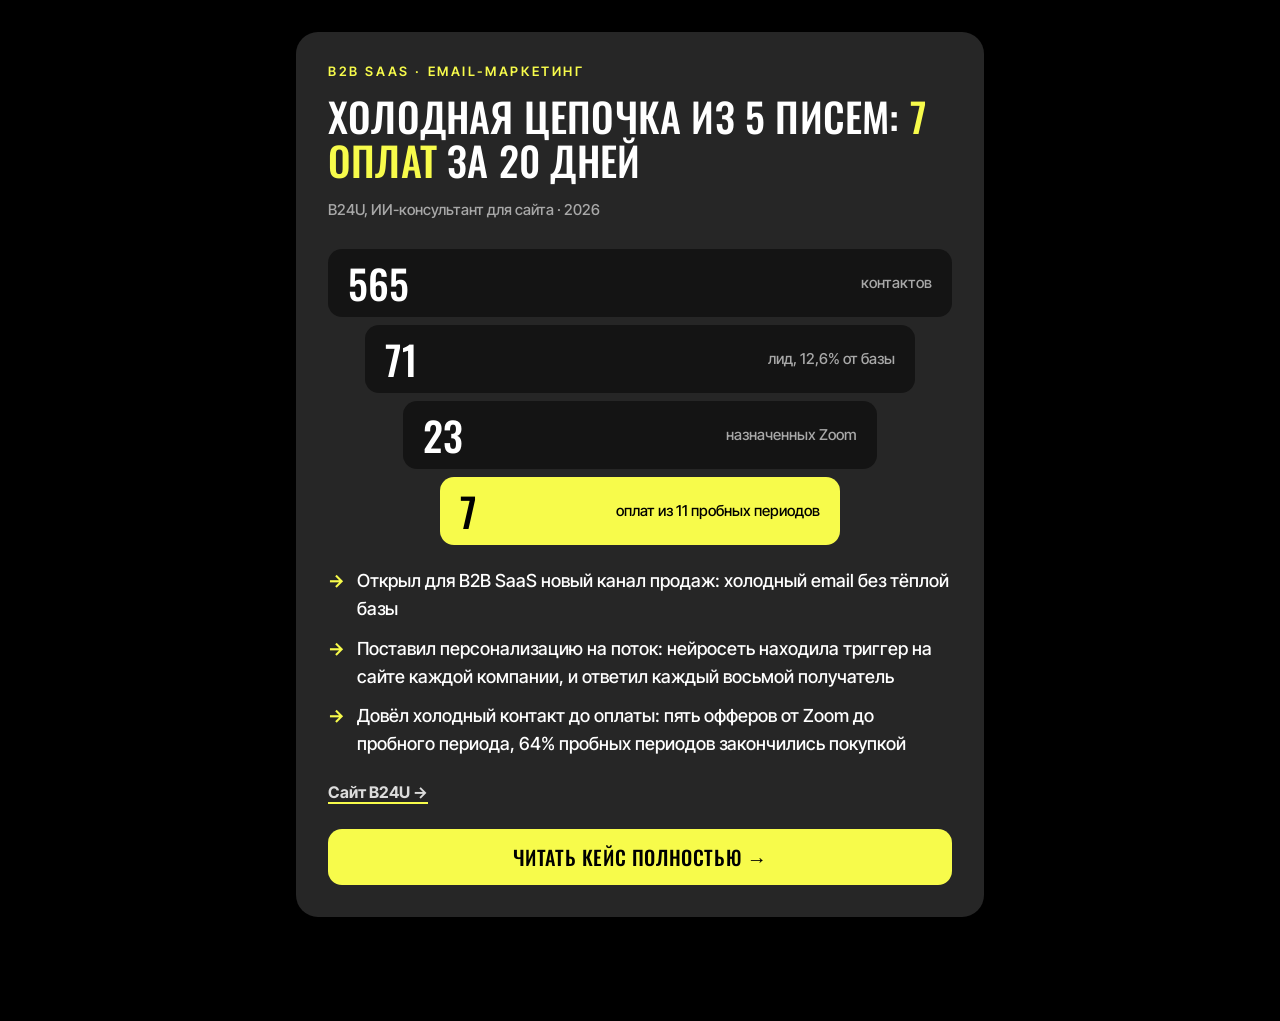
<file: cases/02-b24u-email/card.html>
<!doctype html>
<html lang="ru">
<head>
  <meta charset="utf-8">
  <meta name="viewport" content="width=device-width, initial-scale=1">
  <title>Карточка: B24U</title>
  <link rel="preconnect" href="https://fonts.googleapis.com">
  <link rel="preconnect" href="https://fonts.gstatic.com" crossorigin>
  <link href="https://fonts.googleapis.com/css2?family=Inter+Tight:wght@500;600;700&family=Oswald:wght@500&display=swap" rel="stylesheet">
  <link rel="stylesheet" href="../../styles.css">
</head>
<body>
<main class="wrap">

<article class="card card--graphite" id="case-b24u-email">
  <p class="kicker">B2B SaaS · email-маркетинг</p>
  <h2 class="card__title">Холодная цепочка из 5 писем: <span class="y">7 оплат</span> за 20 дней</h2>
  <p class="card__context">B24U, ИИ-консультант для сайта · 2026</p>
  <ol class="funnel" aria-label="Воронка цепочки за 20 дней">
    <li style="--w:100%"><b>565</b><span>контактов</span></li>
    <li style="--w:88%"><b>71</b><span>лид, 12,6% от базы</span></li>
    <li style="--w:76%"><b>23</b><span>назначенных Zoom</span></li>
    <li style="--w:64%"><b>7</b><span>оплат из 11 пробных периодов</span></li>
  </ol>
  <ul class="card__list">
    <li>Открыл для B2B SaaS новый канал продаж: холодный email без тёплой базы</li>
    <li>Поставил персонализацию на поток: нейросеть находила триггер на сайте каждой компании, и ответил каждый восьмой получатель</li>
    <li>Довёл холодный контакт до оплаты: пять офферов от Zoom до пробного периода, 64% пробных периодов закончились покупкой</li>
  </ul>
  <p class="card__links">
    <a href="https://b24u.ru/" target="_blank" rel="noopener">Сайт B24U →</a>
  </p>
  <a class="btn" href="page.html">Читать кейс полностью →</a>
</article>

</main>
</body>
</html>
</file>
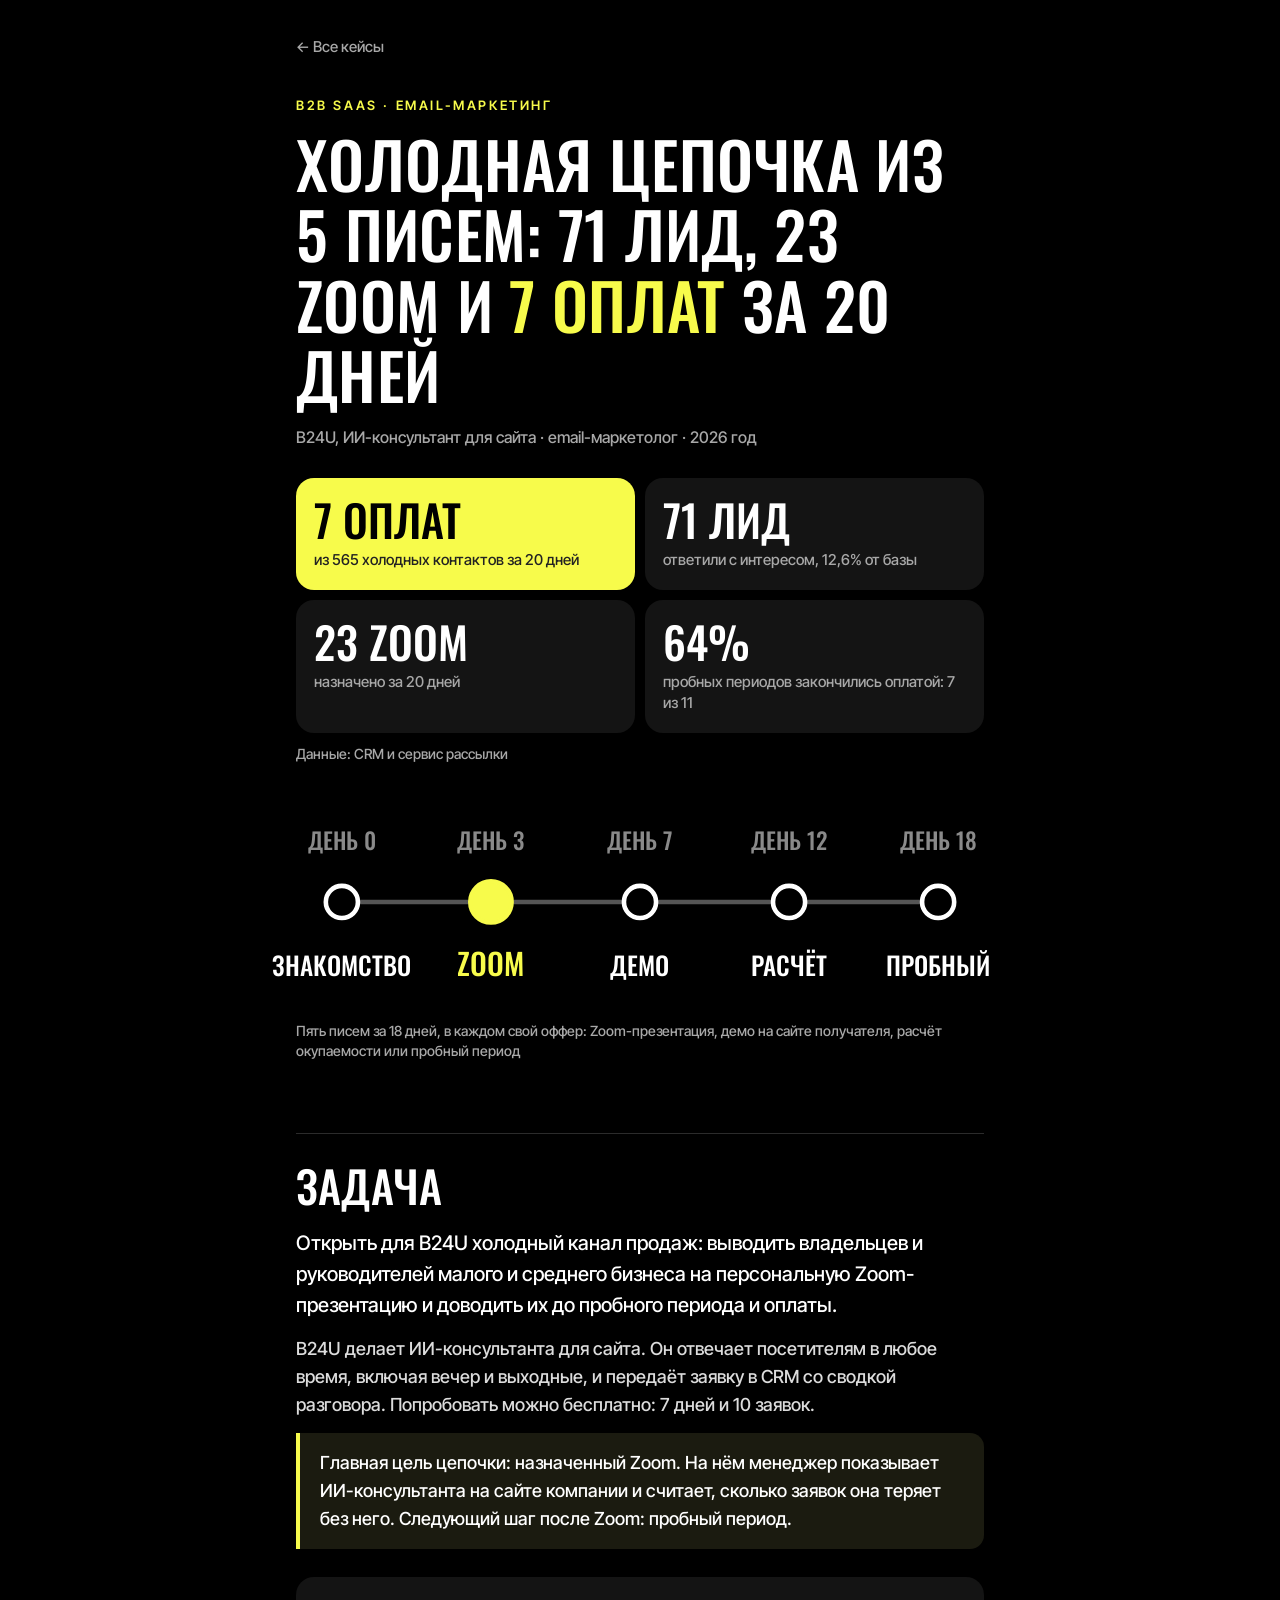
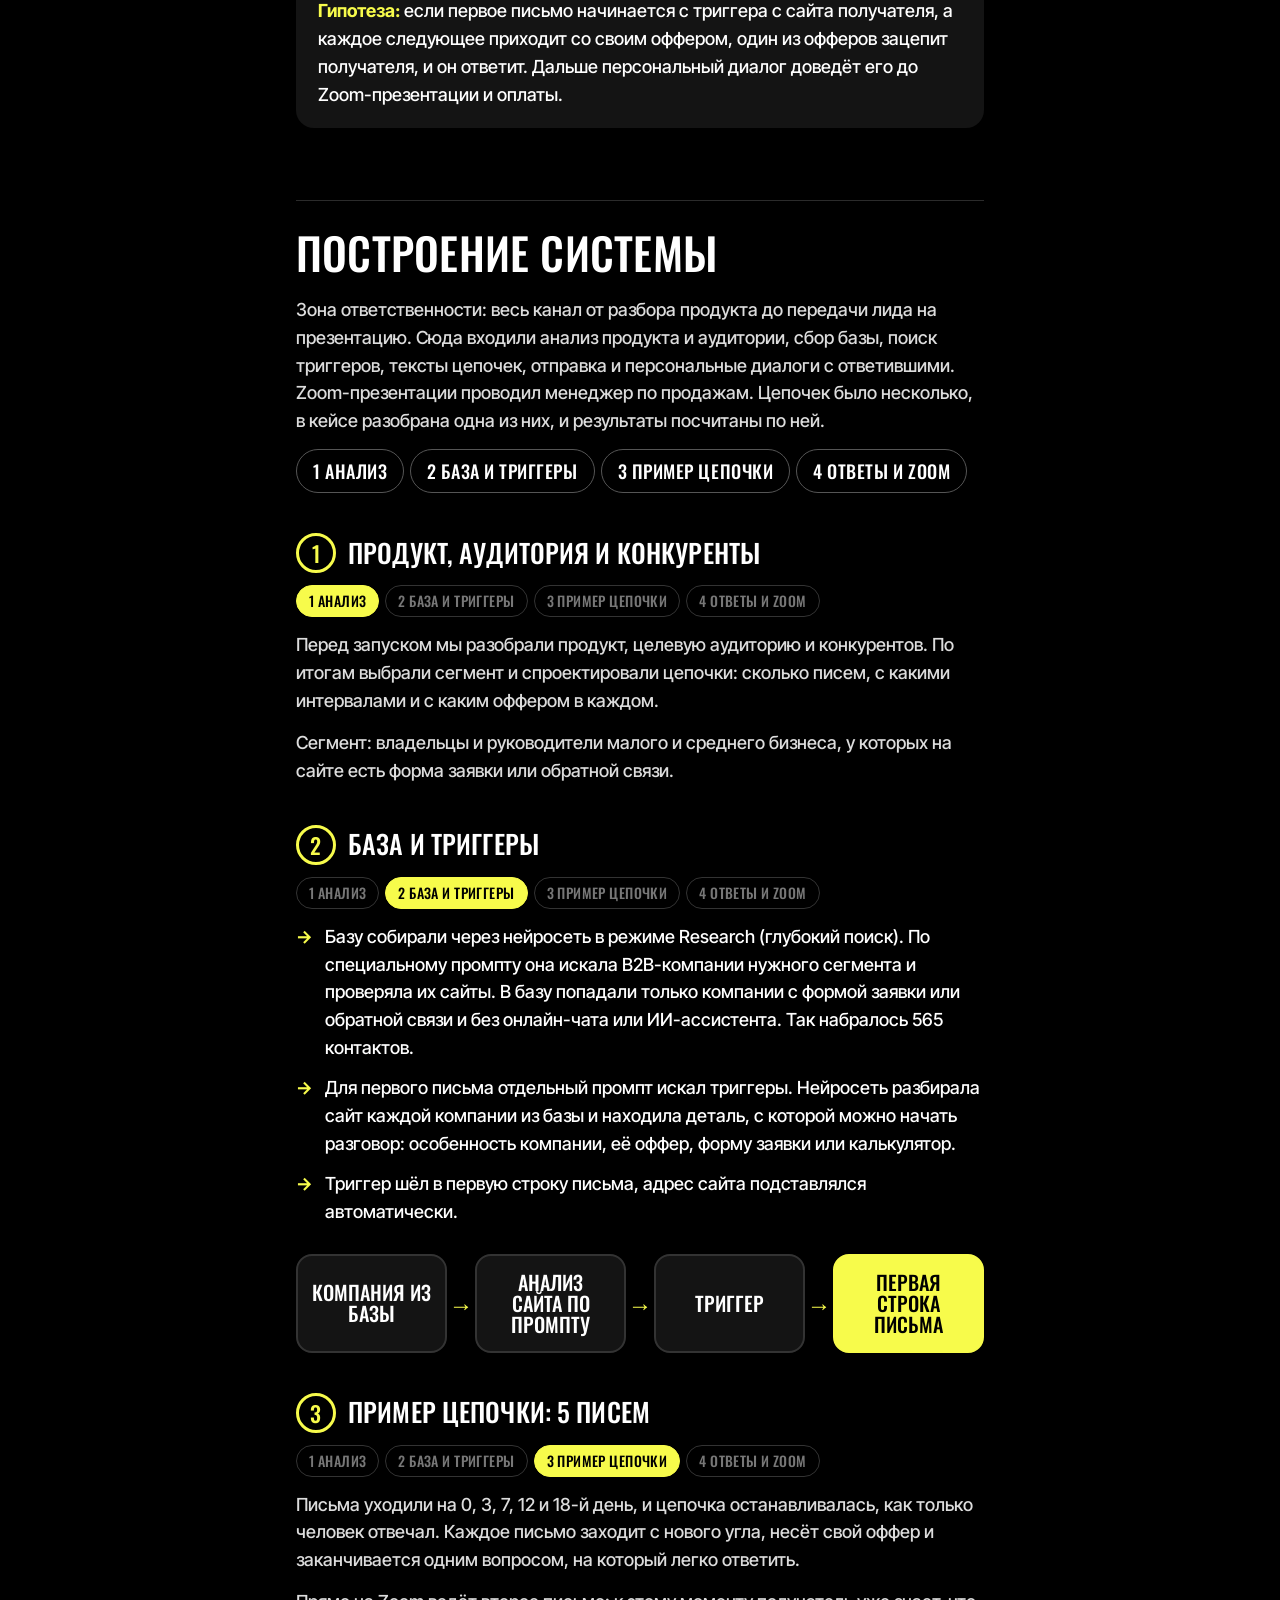
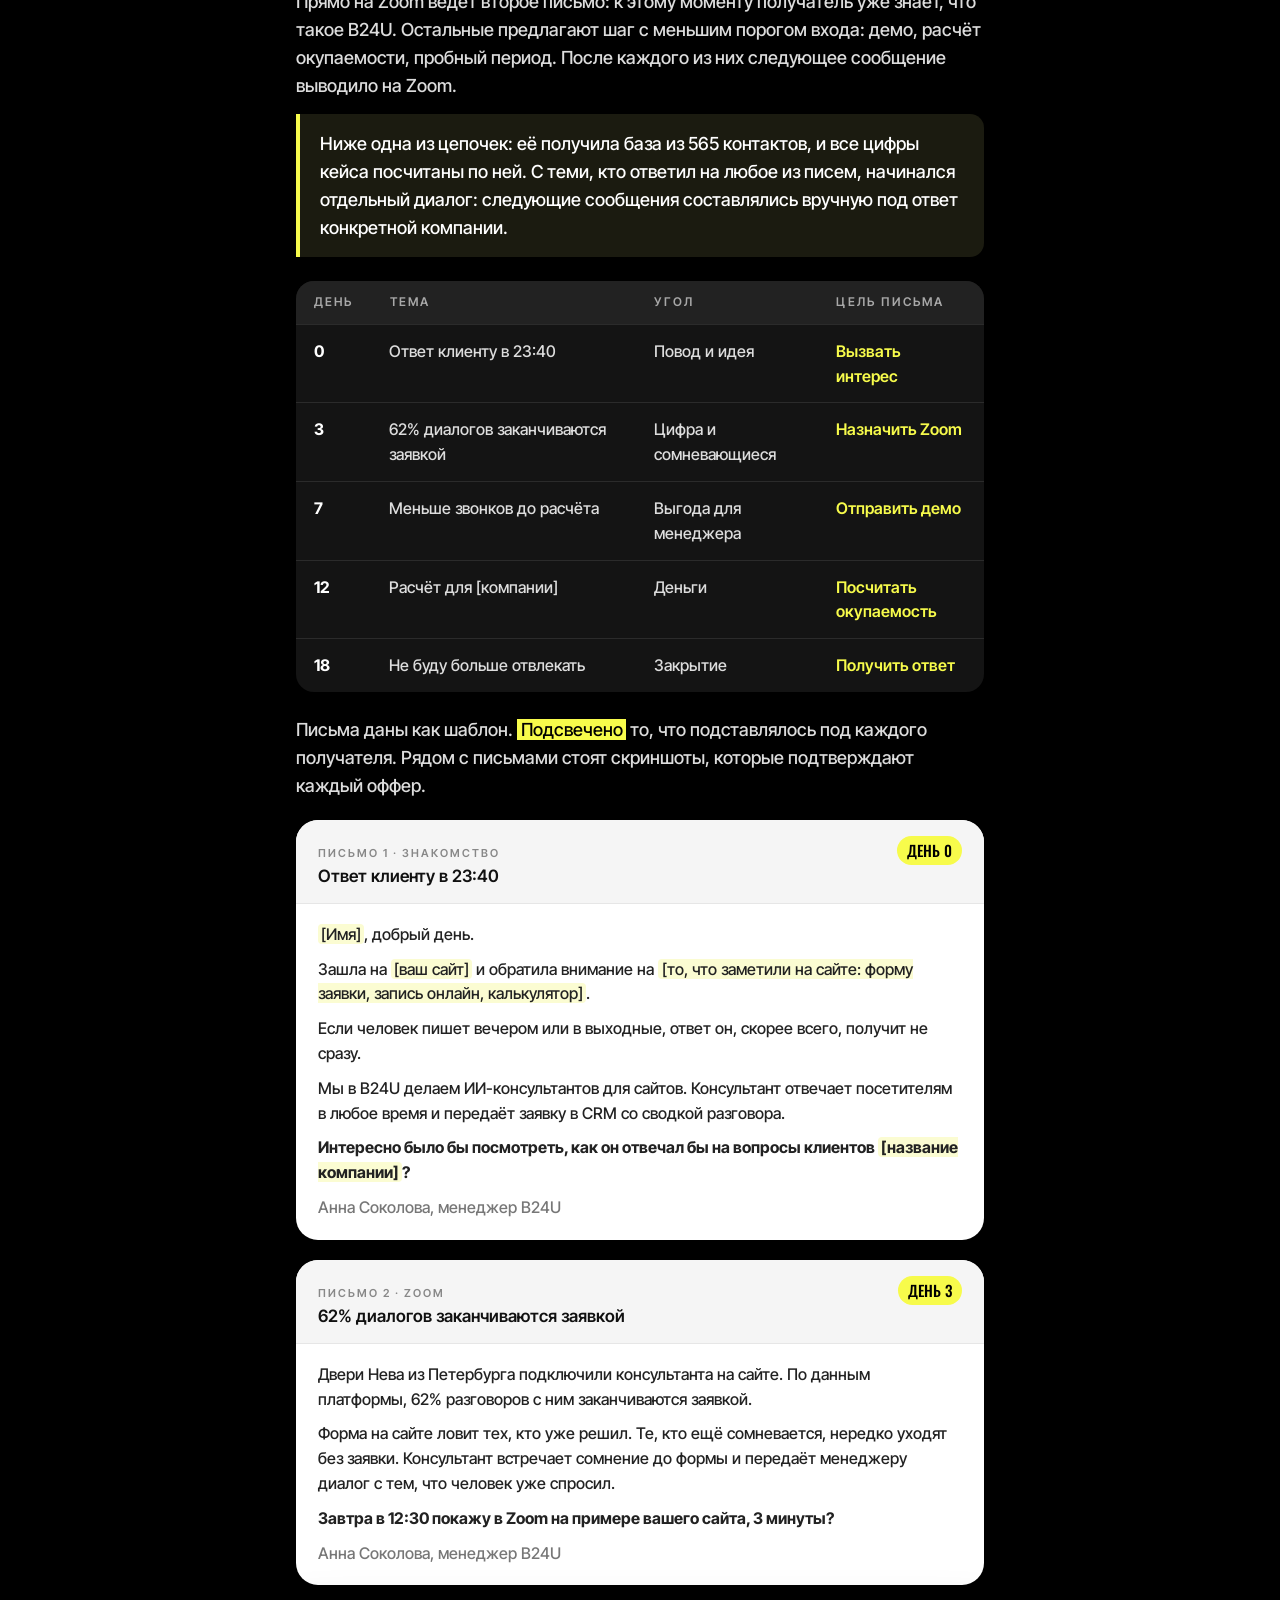
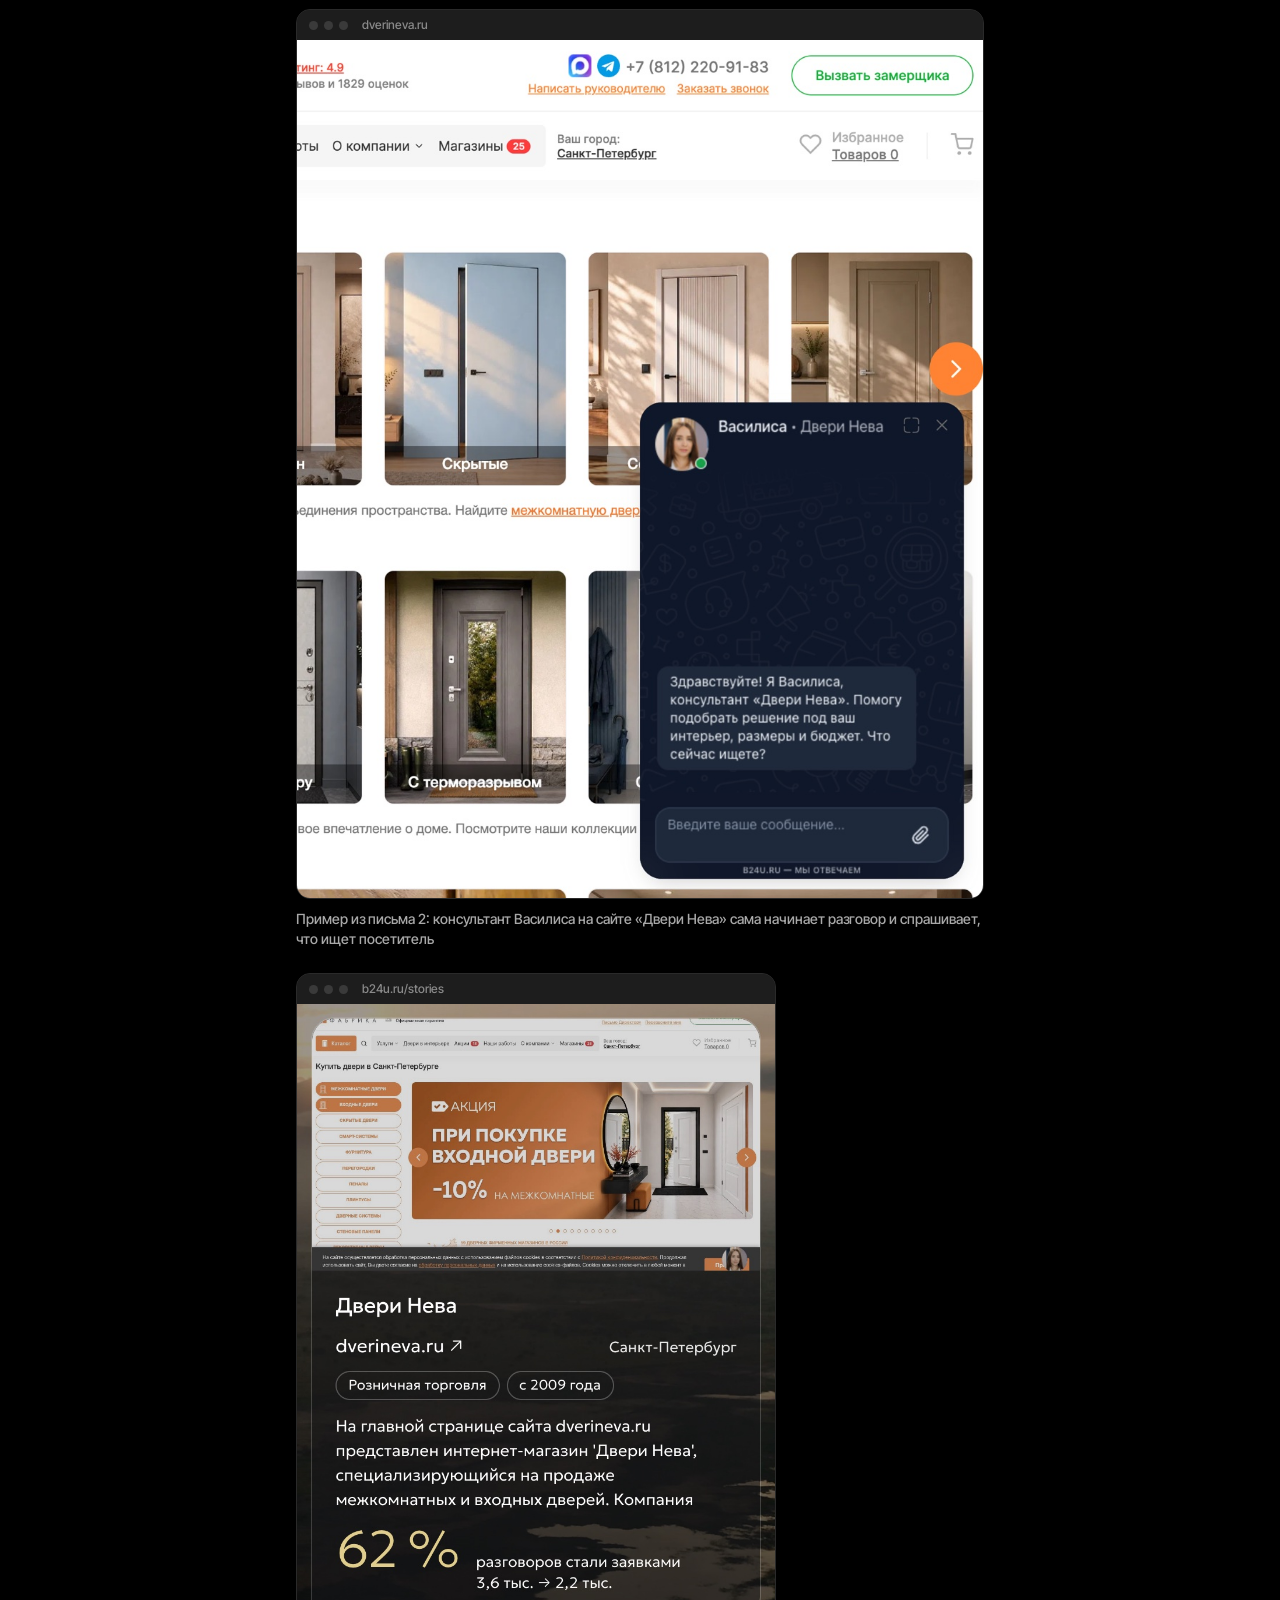
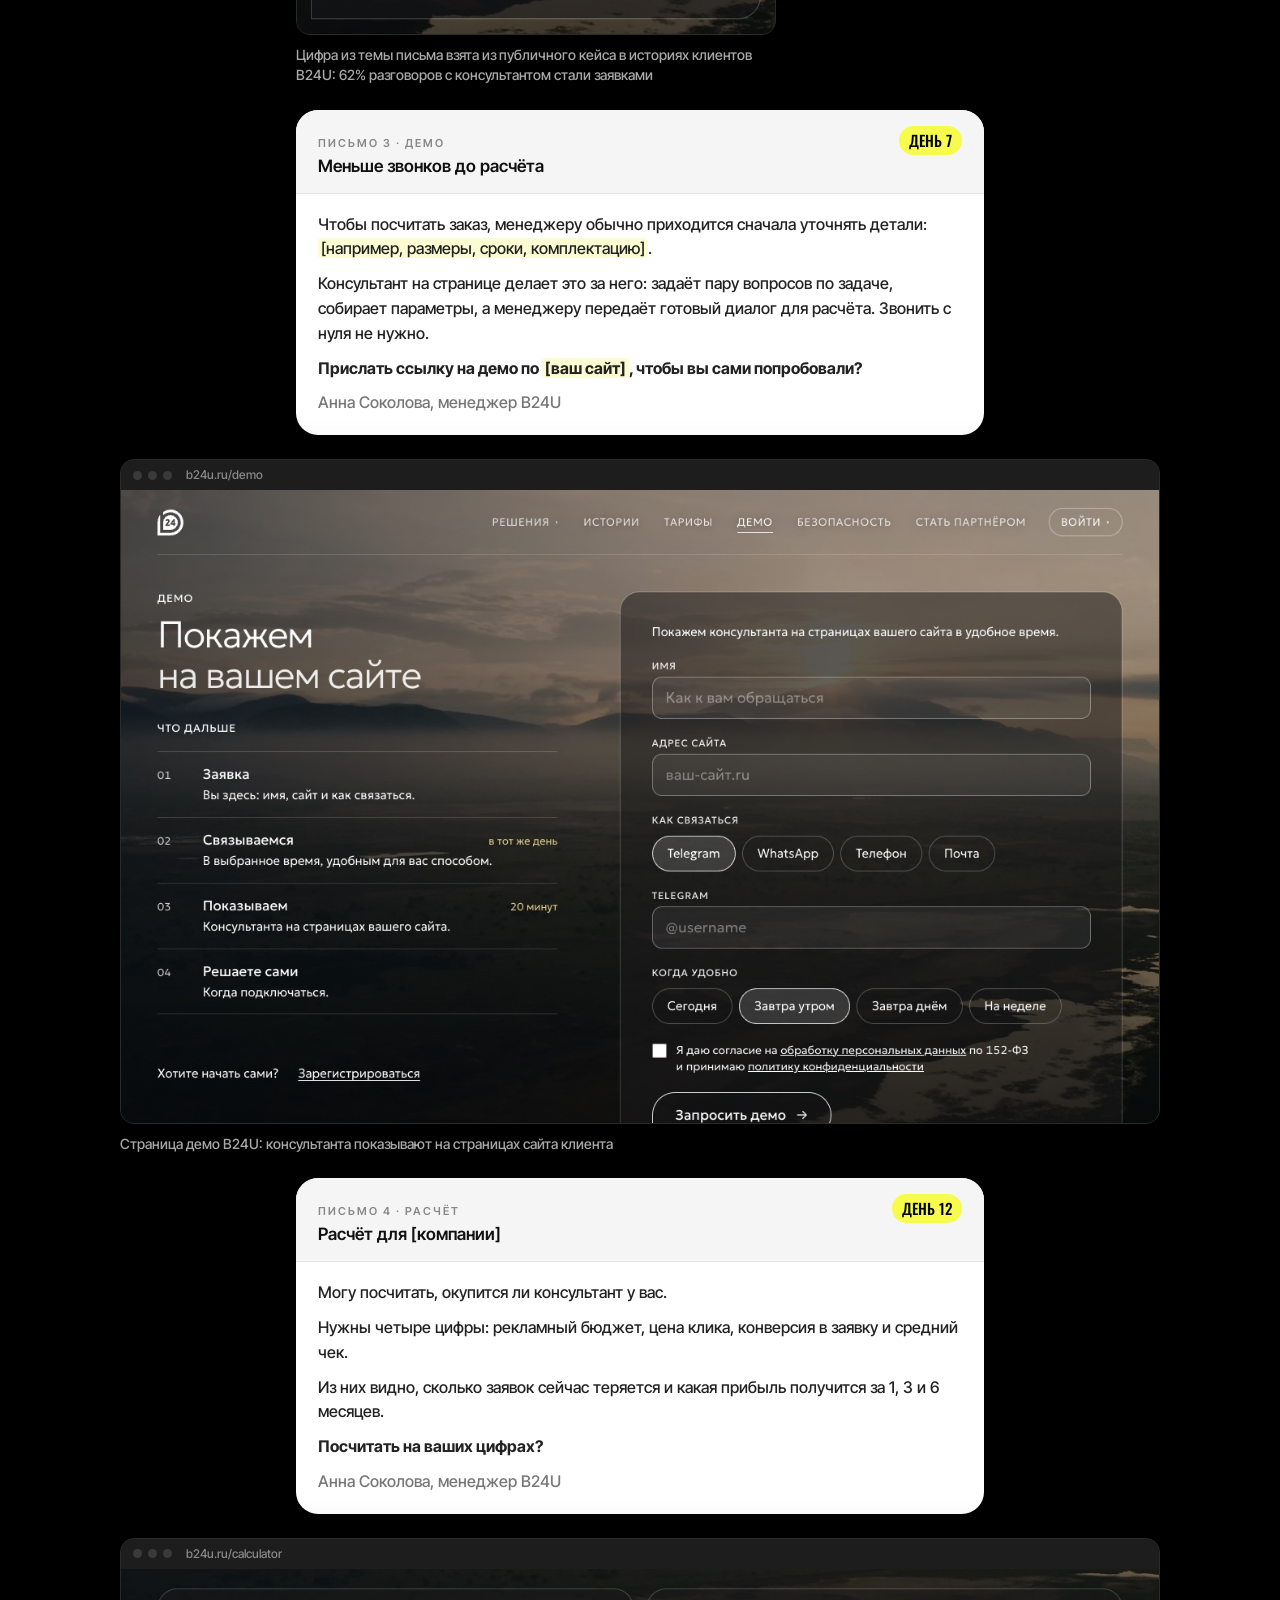
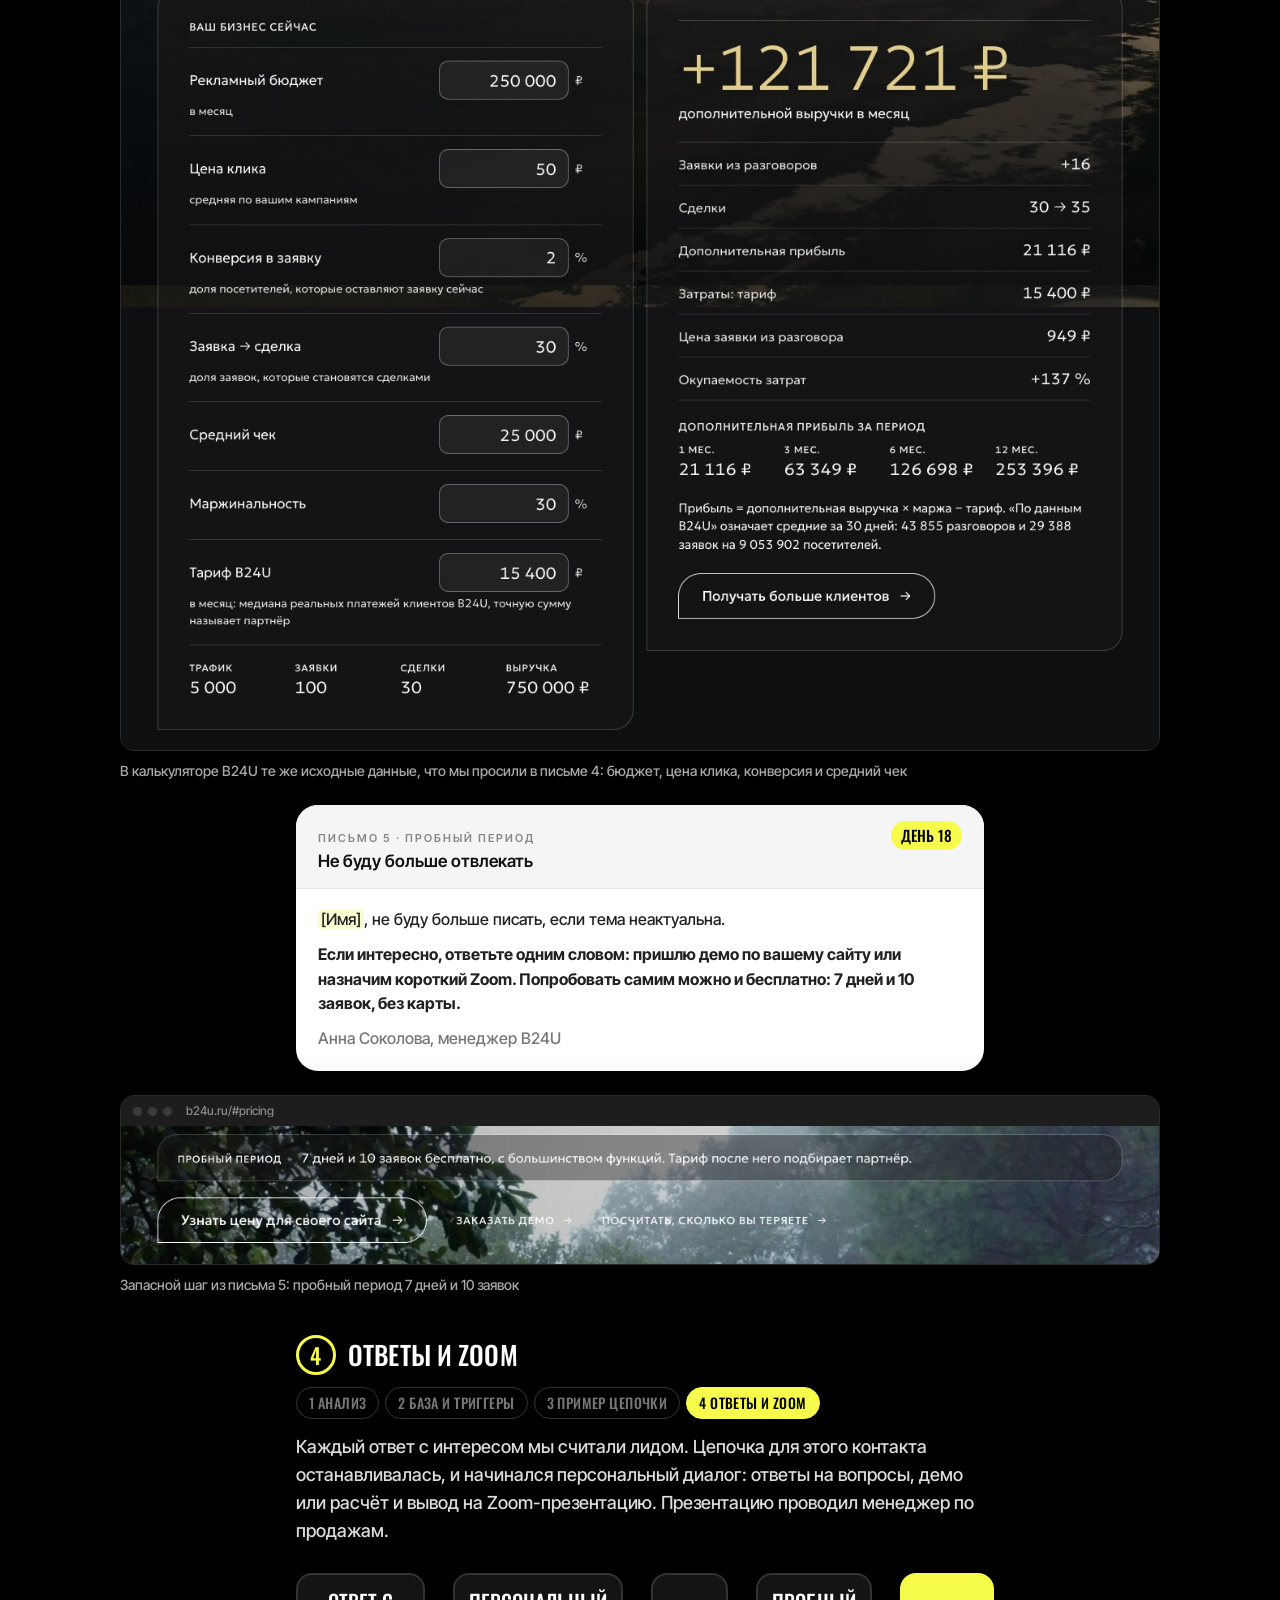
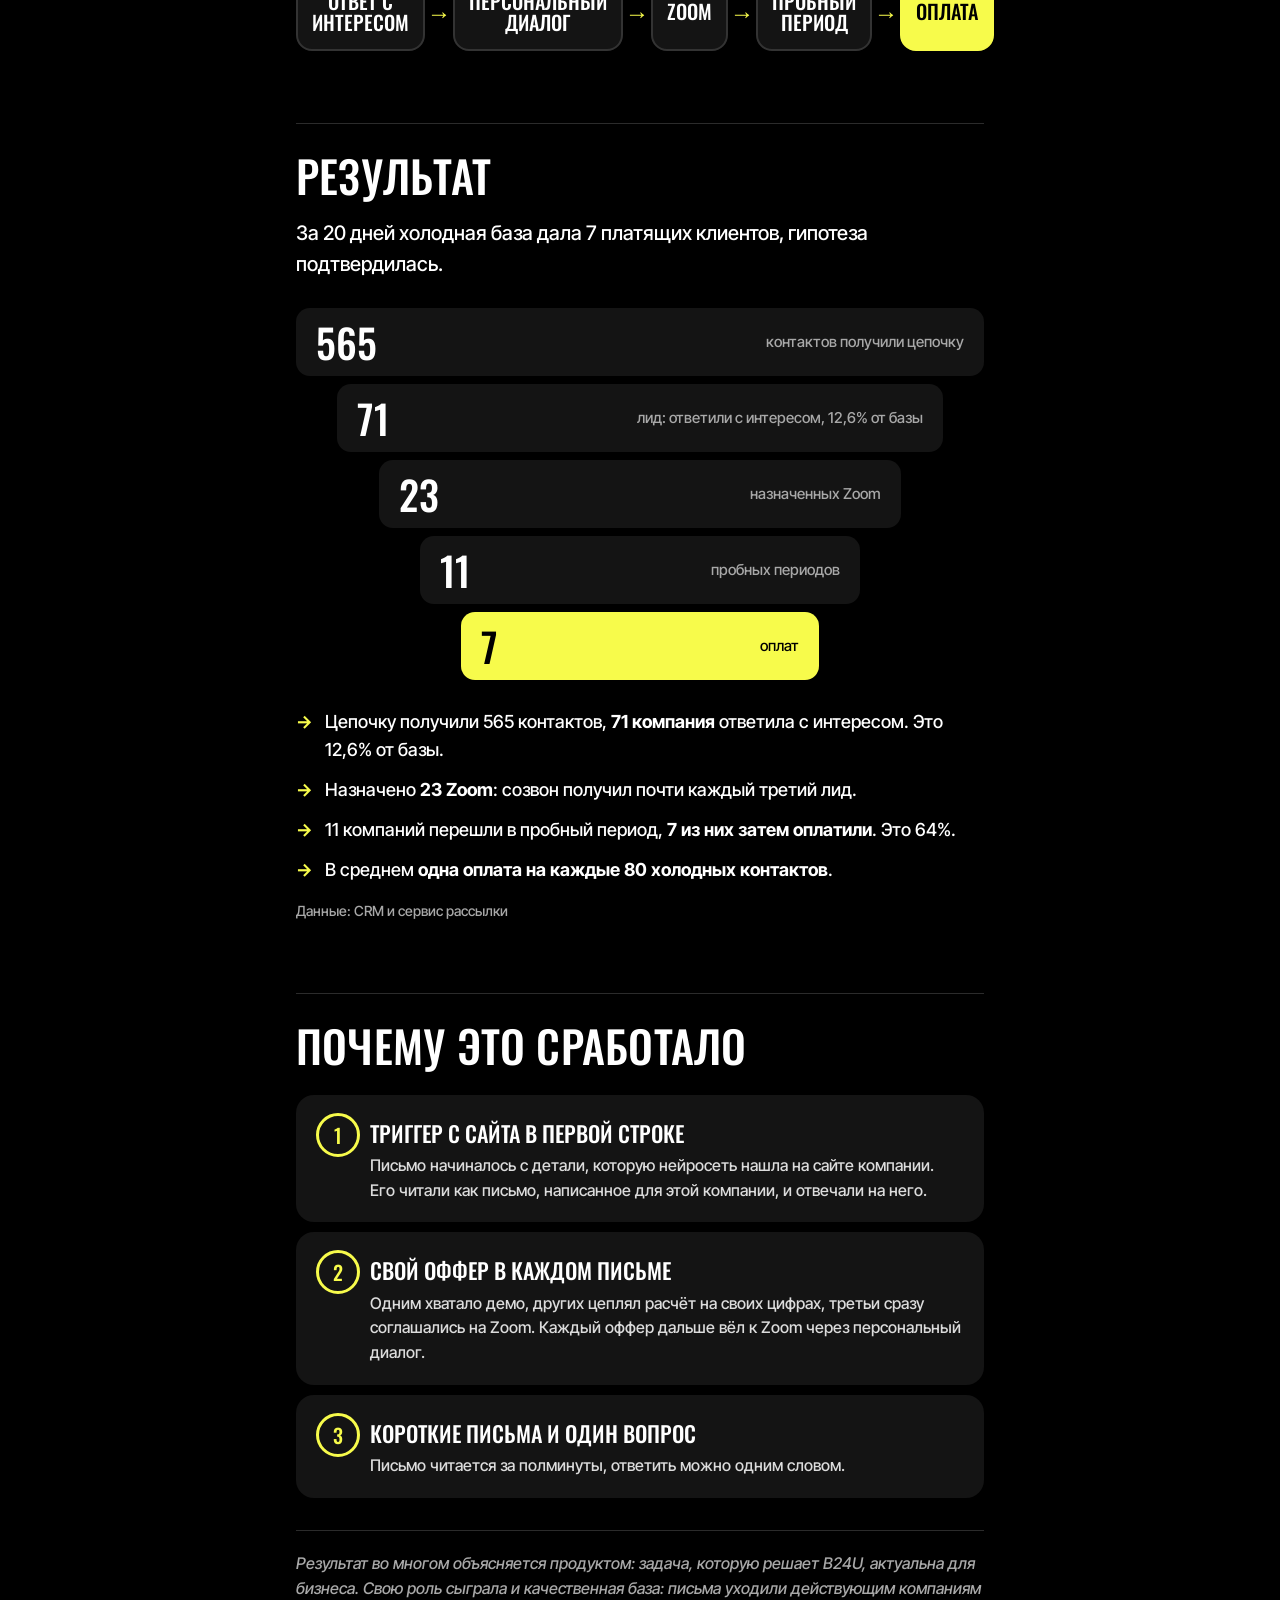
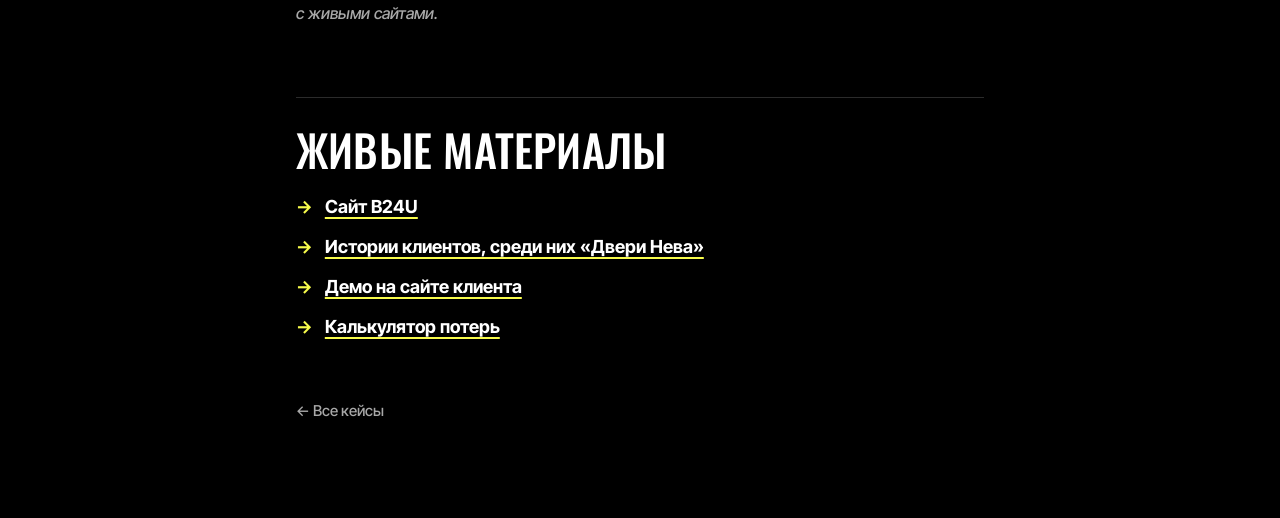
<file: cases/02-b24u-email/page.html>
<!doctype html>
<html lang="ru">
<head>
  <meta charset="utf-8">
  <meta name="viewport" content="width=device-width, initial-scale=1">
  <title>B24U: холодная цепочка, 7 оплат за 20 дней</title>
  <meta name="description" content="Кейс: холодная email-цепочка из 5 писем для ИИ-консультанта B24U. 565 контактов, 71 лид, 23 назначенных Zoom и 7 оплат за 20 дней.">
  <link rel="preconnect" href="https://fonts.googleapis.com">
  <link rel="preconnect" href="https://fonts.gstatic.com" crossorigin>
  <link href="https://fonts.googleapis.com/css2?family=Inter+Tight:wght@500;600;700&family=Oswald:wght@500&display=swap" rel="stylesheet">
  <link rel="stylesheet" href="../../styles.css?v=4">
</head>
<body>
<main class="wrap page">
  <a class="back" href="../../index.html">← Все кейсы</a>

  <p class="kicker">B2B SaaS · email-маркетинг</p>
  <h1>Холодная цепочка из 5 писем: 71 лид, 23 Zoom и <span class="y">7 оплат</span> за 20 дней</h1>
  <p class="context">
    <span>B24U, ИИ-консультант для сайта</span> ·
    <span>email-маркетолог</span> ·
    <span>2026 год</span>
  </p>

  <ul class="metrics">
    <li><b>7 оплат</b><span>из 565 холодных контактов за 20 дней</span></li>
    <li><b>71 лид</b><span>ответили с интересом, 12,6% от базы</span></li>
    <li><b>23 Zoom</b><span>назначено за 20 дней</span></li>
    <li><b>64%</b><span>пробных периодов закончились оплатой: 7 из 11</span></li>
  </ul>
  <p class="source">Данные: CRM и сервис рассылки</p>

  <!-- Схема: график цепочки, у каждого письма свой шаг -->
  <svg class="art" viewBox="0 0 600 190" role="img" aria-label="Пять писем на 0, 3, 7, 12 и 18-й день, у каждого свой оффер: знакомство, Zoom, демо, расчёт, пробный период">
    <path class="sg" d="M40 95 H 560"/>
    <text class="g" x="40" y="50" font-size="20" text-anchor="middle">День 0</text>
    <circle class="s" cx="40" cy="95" r="14" style="fill:#000"/>
    <text x="40" y="160" font-size="22" text-anchor="middle">Знакомство</text>
    <text class="g" x="170" y="50" font-size="20" text-anchor="middle">День 3</text>
    <circle class="fy" cx="170" cy="95" r="18"/>
    <text x="170" y="160" font-size="26" text-anchor="middle" style="fill:var(--y)">Zoom</text>
    <text class="g" x="300" y="50" font-size="20" text-anchor="middle">День 7</text>
    <circle class="s" cx="300" cy="95" r="14" style="fill:#000"/>
    <text x="300" y="160" font-size="22" text-anchor="middle">Демо</text>
    <text class="g" x="430" y="50" font-size="20" text-anchor="middle">День 12</text>
    <circle class="s" cx="430" cy="95" r="14" style="fill:#000"/>
    <text x="430" y="160" font-size="22" text-anchor="middle">Расчёт</text>
    <text class="g" x="560" y="50" font-size="20" text-anchor="middle">День 18</text>
    <circle class="s" cx="560" cy="95" r="14" style="fill:#000"/>
    <text x="560" y="160" font-size="22" text-anchor="middle">Пробный</text>
  </svg>
  <figcaption>Пять писем за 18 дней, в каждом свой оффер: Zoom-презентация, демо на сайте получателя, расчёт окупаемости или пробный период</figcaption>

  <h2>Задача</h2>
  <p class="lead">Открыть для B24U холодный канал продаж: выводить владельцев и руководителей малого и среднего бизнеса на персональную Zoom-презентацию и доводить их до пробного периода и оплаты.</p>
  <p>B24U делает ИИ-консультанта для сайта. Он отвечает посетителям в любое время, включая вечер и выходные, и передаёт заявку в CRM со сводкой разговора. Попробовать можно бесплатно: 7 дней и 10 заявок.</p>
  <p class="hl">Главная цель цепочки: назначенный Zoom. На нём менеджер показывает ИИ-консультанта на сайте компании и считает, сколько заявок она теряет без него. Следующий шаг после Zoom: пробный период.</p>
  <div class="bridge"><b>Гипотеза:</b> если первое письмо начинается с триггера с сайта получателя, а каждое следующее приходит со своим оффером, один из офферов зацепит получателя, и он ответит. Дальше персональный диалог доведёт его до Zoom-презентации и оплаты.</div>

  <h2>Построение системы</h2>
  <p>Зона ответственности: весь канал от разбора продукта до передачи лида на презентацию. Сюда входили анализ продукта и аудитории, сбор базы, поиск триггеров, тексты цепочек, отправка и персональные диалоги с ответившими. Zoom-презентации проводил менеджер по продажам. Цепочек было несколько, в кейсе разобрана одна из них, и результаты посчитаны по ней.</p>
  <ol class="map map--big">
    <li>Анализ</li><li>База и триггеры</li><li>Пример цепочки</li><li>Ответы и Zoom</li>
  </ol>

  <!-- 1. Анализ -->
  <h3><span class="n">1</span>Продукт, аудитория и конкуренты</h3>
  <ol class="map" aria-hidden="true"><li class="on">Анализ</li><li>База и триггеры</li><li>Пример цепочки</li><li>Ответы и Zoom</li></ol>
  <p>Перед запуском мы разобрали продукт, целевую аудиторию и конкурентов. По итогам выбрали сегмент и спроектировали цепочки: сколько писем, с какими интервалами и с каким оффером в каждом.</p>
  <p>Сегмент: владельцы и руководители малого и среднего бизнеса, у которых на сайте есть форма заявки или обратной связи.</p>

  <!-- 2. База и триггеры -->
  <h3><span class="n">2</span>База и триггеры</h3>
  <ol class="map" aria-hidden="true"><li>Анализ</li><li class="on">База и триггеры</li><li>Пример цепочки</li><li>Ответы и Zoom</li></ol>
  <ul class="steps">
    <li>Базу собирали через нейросеть в режиме Research (глубокий поиск). По специальному промпту она искала B2B-компании нужного сегмента и проверяла их сайты. В базу попадали только компании с формой заявки или обратной связи и без онлайн-чата или ИИ-ассистента. Так набралось 565 контактов.</li>
    <li>Для первого письма отдельный промпт искал триггеры. Нейросеть разбирала сайт каждой компании из базы и находила деталь, с которой можно начать разговор: особенность компании, её оффер, форму заявки или калькулятор.</li>
    <li>Триггер шёл в первую строку письма, адрес сайта подставлялся автоматически.</li>
  </ul>

  <ol class="path" aria-label="Как появлялась первая строка письма">
    <li>Компания из базы</li><li class="arr" aria-hidden="true">→</li>
    <li>Анализ сайта по промпту</li><li class="arr" aria-hidden="true">→</li>
    <li>Триггер</li><li class="arr" aria-hidden="true">→</li>
    <li>Первая строка письма</li>
  </ol>

  <!-- 3. Цепочка -->
  <h3><span class="n">3</span>Пример цепочки: 5 писем</h3>
  <ol class="map" aria-hidden="true"><li>Анализ</li><li>База и триггеры</li><li class="on">Пример цепочки</li><li>Ответы и Zoom</li></ol>
  <p>Письма уходили на 0, 3, 7, 12 и 18-й день, и цепочка останавливалась, как только человек отвечал. Каждое письмо заходит с нового угла, несёт свой оффер и заканчивается одним вопросом, на который легко ответить.</p>
  <p>Прямо на Zoom ведёт второе письмо: к этому моменту получатель уже знает, что такое B24U. Остальные предлагают шаг с меньшим порогом входа: демо, расчёт окупаемости, пробный период. После каждого из них следующее сообщение выводило на Zoom.</p>
  <p class="hl">Ниже одна из цепочек: её получила база из 565 контактов, и все цифры кейса посчитаны по ней. С теми, кто ответил на любое из писем, начинался отдельный диалог: следующие сообщения составлялись вручную под ответ конкретной компании.</p>

  <div class="tbl tbl--4">
    <div class="tbl__row tbl__head"><span>День</span><span>Тема</span><span>Угол</span><span>Цель письма</span></div>
    <div class="tbl__row"><span>0</span><span>Ответ клиенту в 23:40</span><span>Повод и идея</span><span>Вызвать интерес</span></div>
    <div class="tbl__row"><span>3</span><span>62% диалогов заканчиваются заявкой</span><span>Цифра и сомневающиеся</span><span>Назначить Zoom</span></div>
    <div class="tbl__row"><span>7</span><span>Меньше звонков до расчёта</span><span>Выгода для менеджера</span><span>Отправить демо</span></div>
    <div class="tbl__row"><span>12</span><span>Расчёт для [компании]</span><span>Деньги</span><span>Посчитать окупаемость</span></div>
    <div class="tbl__row"><span>18</span><span>Не буду больше отвлекать</span><span>Закрытие</span><span>Получить ответ</span></div>
  </div>

  <p>Письма даны как шаблон. <span class="mark">Подсвечено</span> то, что подставлялось под каждого получателя. Рядом с письмами стоят скриншоты, которые подтверждают каждый оффер.</p>

  <article class="mail">
    <div class="mail__head"><p class="mail__subj"><small>Письмо 1 · знакомство</small>Ответ клиенту в 23:40</p><span class="mail__day">День 0</span></div>
    <div class="mail__body">
      <p><span class="sub">[Имя]</span>, добрый день.</p>
      <p>Зашла на <span class="sub">[ваш сайт]</span> и обратила внимание на <span class="sub">[то, что заметили на сайте: форму заявки, запись онлайн, калькулятор]</span>.</p>
      <p>Если человек пишет вечером или в выходные, ответ он, скорее всего, получит не сразу.</p>
      <p>Мы в B24U делаем ИИ-консультантов для сайтов. Консультант отвечает посетителям в любое время и передаёт заявку в CRM со сводкой разговора.</p>
      <p class="mail__ask">Интересно было бы посмотреть, как он отвечал бы на вопросы клиентов <span class="sub">[название компании]</span>?</p>
      <p>Анна Соколова, менеджер B24U</p>
    </div>
  </article>

  <article class="mail">
    <div class="mail__head"><p class="mail__subj"><small>Письмо 2 · Zoom</small>62% диалогов заканчиваются заявкой</p><span class="mail__day">День 3</span></div>
    <div class="mail__body">
      <p>Двери Нева из Петербурга подключили консультанта на сайте. По данным платформы, 62% разговоров с ним заканчиваются заявкой.</p>
      <p>Форма на сайте ловит тех, кто уже решил. Те, кто ещё сомневается, нередко уходят без заявки. Консультант встречает сомнение до формы и передаёт менеджеру диалог с тем, что человек уже спросил.</p>
      <p class="mail__ask">Завтра в 12:30 покажу в Zoom на примере вашего сайта, 3 минуты?</p>
      <p>Анна Соколова, менеджер B24U</p>
    </div>
  </article>
  <figure>
    <div class="shot"><div class="shot__bar"><i></i><i></i><i></i><span>dverineva.ru</span></div>
      <img src="assets/shot-01a-dveri-neva-konsultant.jpg" alt="Сайт «Двери Нева» с открытым окном ИИ-консультанта Василисы" loading="lazy" width="960" height="1200"></div>
    <figcaption>Пример из письма 2: консультант Василиса на сайте «Двери Нева» сама начинает разговор и спрашивает, что ищет посетитель</figcaption>
  </figure>
  <figure style="max-width:480px">
    <div class="shot"><div class="shot__bar"><i></i><i></i><i></i><span>b24u.ru/stories</span></div>
      <img src="assets/shot-01-dveri-neva-62.jpg" alt="Карточка «Двери Нева» в историях клиентов B24U: 62% разговоров стали заявками" loading="lazy" width="820" height="1080"></div>
    <figcaption>Цифра из темы письма взята из публичного кейса в историях клиентов B24U: 62% разговоров с консультантом стали заявками</figcaption>
  </figure>

  <article class="mail">
    <div class="mail__head"><p class="mail__subj"><small>Письмо 3 · демо</small>Меньше звонков до расчёта</p><span class="mail__day">День 7</span></div>
    <div class="mail__body">
      <p>Чтобы посчитать заказ, менеджеру обычно приходится сначала уточнять детали: <span class="sub">[например, размеры, сроки, комплектацию]</span>.</p>
      <p>Консультант на странице делает это за него: задаёт пару вопросов по задаче, собирает параметры, а менеджеру передаёт готовый диалог для расчёта. Звонить с нуля не нужно.</p>
      <p class="mail__ask">Прислать ссылку на демо по <span class="sub">[ваш сайт]</span>, чтобы вы сами попробовали?</p>
      <p>Анна Соколова, менеджер B24U</p>
    </div>
  </article>
  <figure class="wide">
    <div class="shot"><div class="shot__bar"><i></i><i></i><i></i><span>b24u.ru/demo</span></div>
      <img src="assets/shot-02-demo.jpg" alt="Страница «Демо: покажем на вашем сайте» с формой заявки и шагами" loading="lazy" width="1280" height="780"></div>
    <figcaption>Страница демо B24U: консультанта показывают на страницах сайта клиента</figcaption>
  </figure>

  <article class="mail">
    <div class="mail__head"><p class="mail__subj"><small>Письмо 4 · расчёт</small>Расчёт для <span class="sub">[компании]</span></p><span class="mail__day">День 12</span></div>
    <div class="mail__body">
      <p>Могу посчитать, окупится ли консультант у вас.</p>
      <p>Нужны четыре цифры: рекламный бюджет, цена клика, конверсия в заявку и средний чек.</p>
      <p>Из них видно, сколько заявок сейчас теряется и какая прибыль получится за 1, 3 и 6 месяцев.</p>
      <p class="mail__ask">Посчитать на ваших цифрах?</p>
      <p>Анна Соколова, менеджер B24U</p>
    </div>
  </article>
  <figure class="wide">
    <div class="shot"><div class="shot__bar"><i></i><i></i><i></i><span>b24u.ru/calculator</span></div>
      <img src="assets/shot-03-kalkulyator.jpg" alt="Калькулятор потерь B24U: рекламный бюджет, цена клика, конверсия, средний чек и прибыль за 1, 3, 6 и 12 месяцев" loading="lazy" width="1280" height="963"></div>
    <figcaption>В калькуляторе B24U те же исходные данные, что мы просили в письме 4: бюджет, цена клика, конверсия и средний чек</figcaption>
  </figure>

  <article class="mail">
    <div class="mail__head"><p class="mail__subj"><small>Письмо 5 · пробный период</small>Не буду больше отвлекать</p><span class="mail__day">День 18</span></div>
    <div class="mail__body">
      <p><span class="sub">[Имя]</span>, не буду больше писать, если тема неактуальна.</p>
      <p class="mail__ask">Если интересно, ответьте одним словом: пришлю демо по вашему сайту или назначим короткий Zoom. Попробовать самим можно и бесплатно: 7 дней и 10 заявок, без карты.</p>
      <p>Анна Соколова, менеджер B24U</p>
    </div>
  </article>
  <figure class="wide">
    <div class="shot"><div class="shot__bar"><i></i><i></i><i></i><span>b24u.ru/#pricing</span></div>
      <img src="assets/shot-04-probnyj-period.jpg" alt="Блок «Пробный период: 7 дней и 10 заявок бесплатно» на главной B24U" loading="lazy" width="1280" height="170"></div>
    <figcaption>Запасной шаг из письма 5: пробный период 7 дней и 10 заявок</figcaption>
  </figure>

  <!-- 4. Ответы и Zoom -->
  <h3><span class="n">4</span>Ответы и Zoom</h3>
  <ol class="map" aria-hidden="true"><li>Анализ</li><li>База и триггеры</li><li>Пример цепочки</li><li class="on">Ответы и Zoom</li></ol>
  <p>Каждый ответ с интересом мы считали лидом. Цепочка для этого контакта останавливалась, и начинался персональный диалог: ответы на вопросы, демо или расчёт и вывод на Zoom-презентацию. Презентацию проводил менеджер по продажам.</p>

  <ol class="path" aria-label="Путь после ответа">
    <li>Ответ с интересом</li><li class="arr" aria-hidden="true">→</li>
    <li>Персональный диалог</li><li class="arr" aria-hidden="true">→</li>
    <li>Zoom</li><li class="arr" aria-hidden="true">→</li>
    <li>Пробный период</li><li class="arr" aria-hidden="true">→</li>
    <li>Оплата</li>
  </ol>

  <h2>Результат</h2>
  <p class="lead">За 20 дней холодная база дала 7 платящих клиентов, гипотеза подтвердилась.</p>

  <ol class="funnel" aria-label="Воронка цепочки за 20 дней">
    <li style="--w:100%"><b>565</b><span>контактов получили цепочку</span></li>
    <li style="--w:88%"><b>71</b><span>лид: ответили с интересом, 12,6% от базы</span></li>
    <li style="--w:76%"><b>23</b><span>назначенных Zoom</span></li>
    <li style="--w:64%"><b>11</b><span>пробных периодов</span></li>
    <li style="--w:52%"><b>7</b><span>оплат</span></li>
  </ol>

  <ul class="steps" style="margin-top:28px">
    <li>Цепочку получили 565 контактов, <b>71 компания</b> ответила с интересом. Это 12,6% от базы.</li>
    <li>Назначено <b>23 Zoom</b>: созвон получил почти каждый третий лид.</li>
    <li>11 компаний перешли в пробный период, <b>7 из них затем оплатили</b>. Это 64%.</li>
    <li>В среднем <b>одна оплата на каждые 80 холодных контактов</b>.</li>
  </ul>
  <p class="source">Данные: CRM и сервис рассылки</p>

  <h2>Почему это сработало</h2>
  <ol class="why">
    <li><h4>Триггер с сайта в первой строке</h4><p>Письмо начиналось с детали, которую нейросеть нашла на сайте компании. Его читали как письмо, написанное для этой компании, и отвечали на него.</p></li>
    <li><h4>Свой оффер в каждом письме</h4><p>Одним хватало демо, других цеплял расчёт на своих цифрах, третьи сразу соглашались на Zoom. Каждый оффер дальше вёл к Zoom через персональный диалог.</p></li>
    <li><h4>Короткие письма и один вопрос</h4><p>Письмо читается за полминуты, ответить можно одним словом.</p></li>
  </ol>
  <p class="aside"><i>Результат во многом объясняется продуктом: задача, которую решает B24U, актуальна для бизнеса. Свою роль сыграла и качественная база: письма уходили действующим компаниям с живыми сайтами.</i></p>

  <h2>Живые материалы</h2>
  <ul class="steps">
    <li><a href="https://b24u.ru/" target="_blank" rel="noopener">Сайт B24U</a></li>
    <li><a href="https://b24u.ru/stories" target="_blank" rel="noopener">Истории клиентов, среди них «Двери Нева»</a></li>
    <li><a href="https://b24u.ru/demo" target="_blank" rel="noopener">Демо на сайте клиента</a></li>
    <li><a href="https://b24u.ru/calculator" target="_blank" rel="noopener">Калькулятор потерь</a></li>
  </ul>

  <p style="margin-top:56px"><a class="back" href="../../index.html" style="margin:0">← Все кейсы</a></p>
</main>
</body>
</html>
</file>
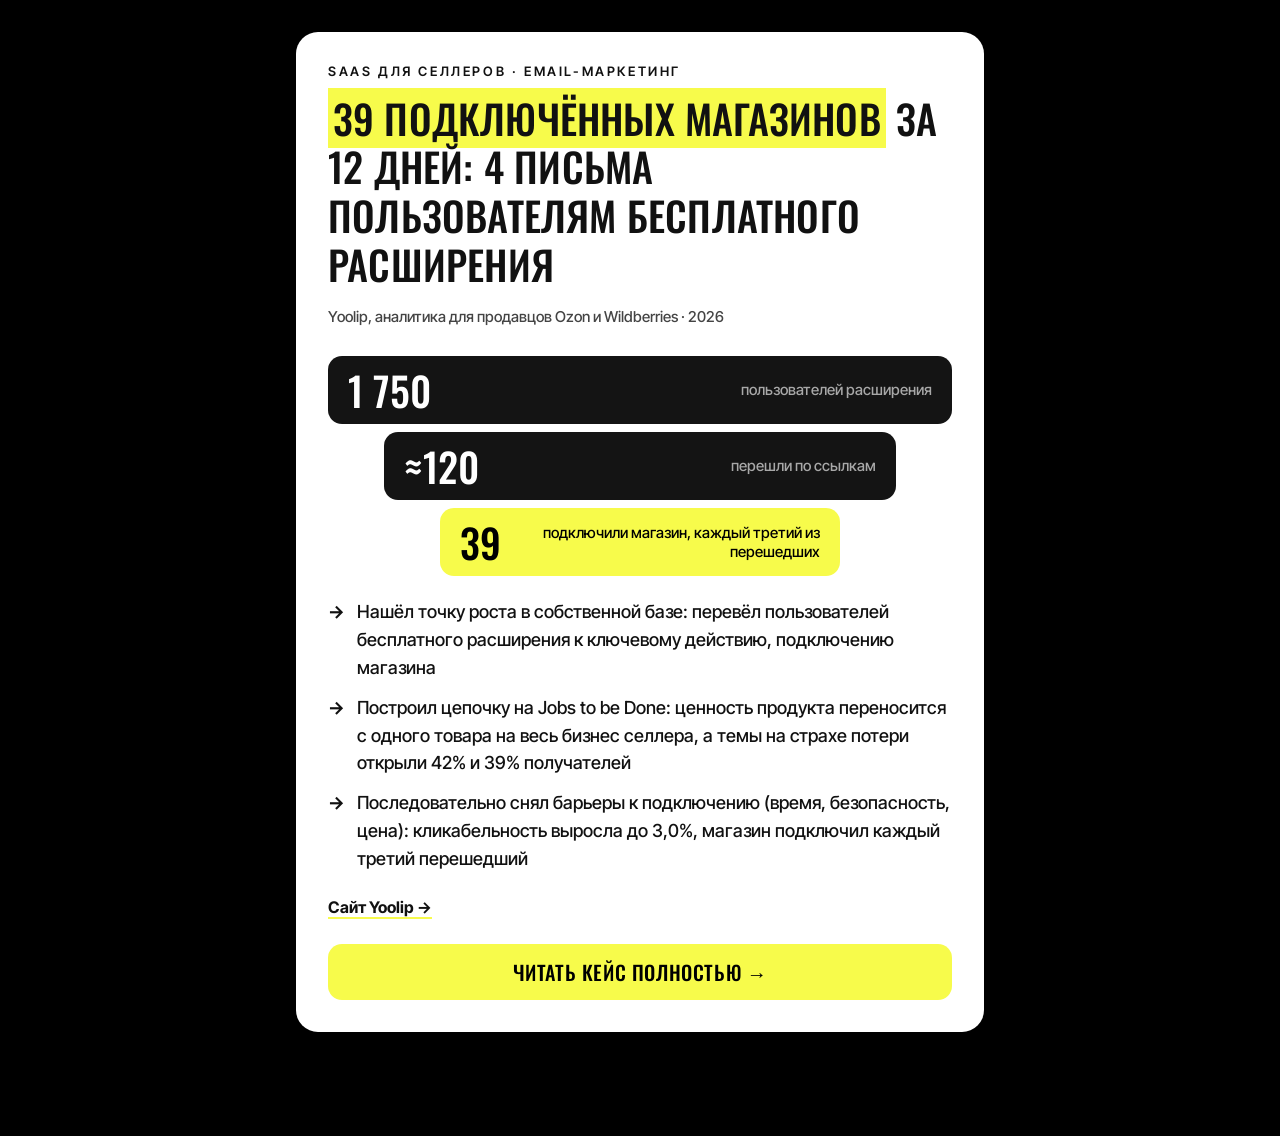
<file: cases/03-yoolip-email/card.html>
<!doctype html>
<html lang="ru">
<head>
  <meta charset="utf-8">
  <meta name="viewport" content="width=device-width, initial-scale=1">
  <title>Карточка: Yoolip</title>
  <link rel="preconnect" href="https://fonts.googleapis.com">
  <link rel="preconnect" href="https://fonts.gstatic.com" crossorigin>
  <link href="https://fonts.googleapis.com/css2?family=Inter+Tight:wght@500;600;700&family=Oswald:wght@500&display=swap" rel="stylesheet">
  <link rel="stylesheet" href="../../styles.css">
</head>
<body>
<main class="wrap">

<article class="card card--white" id="case-yoolip-email">
  <p class="kicker">SaaS для селлеров · email-маркетинг</p>
  <h2 class="card__title"><span class="y">39 подключённых магазинов</span> за 12 дней: 4 письма пользователям бесплатного расширения</h2>
  <p class="card__context">Yoolip, аналитика для продавцов Ozon и Wildberries · 2026</p>
  <ol class="funnel" aria-label="Воронка цепочки за 12 дней">
    <li style="--w:100%"><b>1 750</b><span>пользователей расширения</span></li>
    <li style="--w:82%"><b>≈120</b><span>перешли по ссылкам</span></li>
    <li style="--w:64%"><b>39</b><span>подключили магазин, каждый третий из перешедших</span></li>
  </ol>
  <ul class="card__list">
    <li>Нашёл точку роста в собственной базе: перевёл пользователей бесплатного расширения к ключевому действию, подключению магазина</li>
    <li>Построил цепочку на Jobs to be Done: ценность продукта переносится с одного товара на весь бизнес селлера, а темы на страхе потери открыли 42% и 39% получателей</li>
    <li>Последовательно снял барьеры к подключению (время, безопасность, цена): кликабельность выросла до 3,0%, магазин подключил каждый третий перешедший</li>
  </ul>
  <p class="card__links">
    <a href="https://yoolip.ai/" target="_blank" rel="noopener">Сайт Yoolip →</a>
  </p>
  <a class="btn" href="page.html">Читать кейс полностью →</a>
</article>

</main>
</body>
</html>
</file>
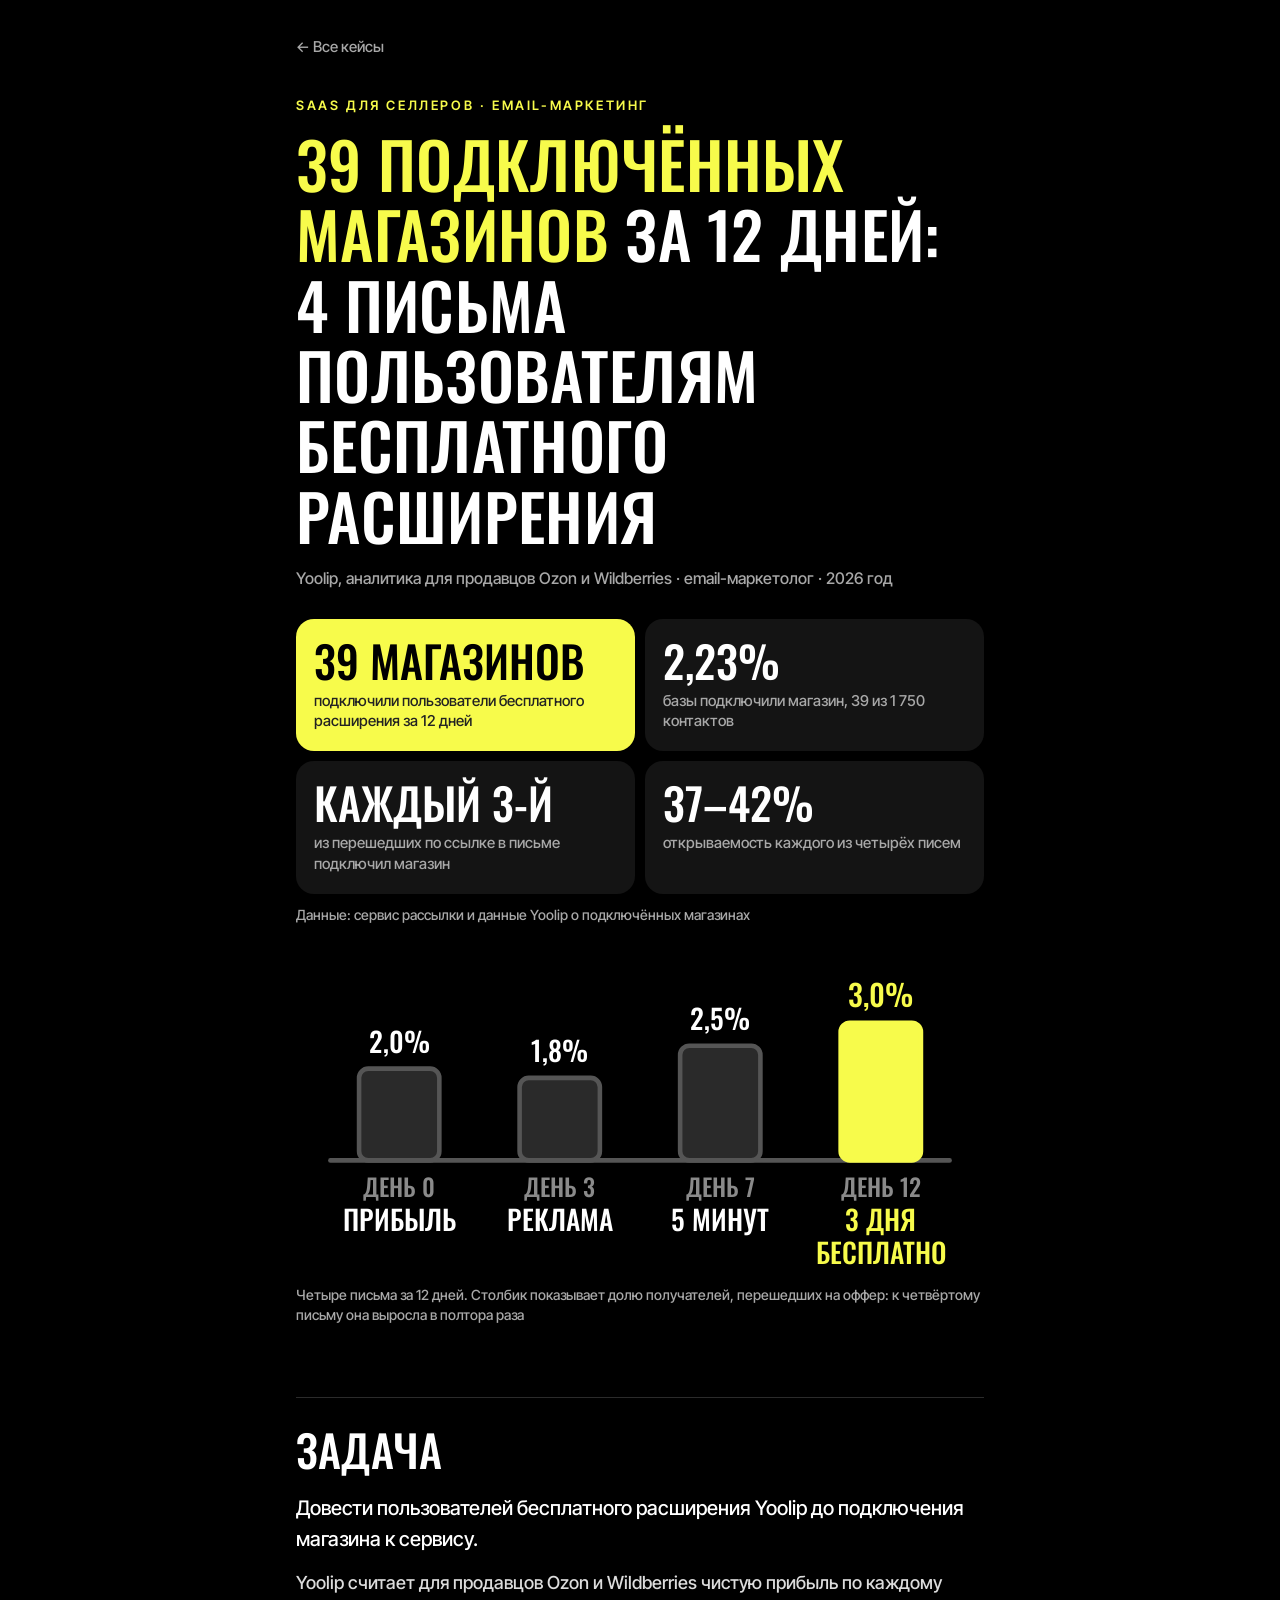
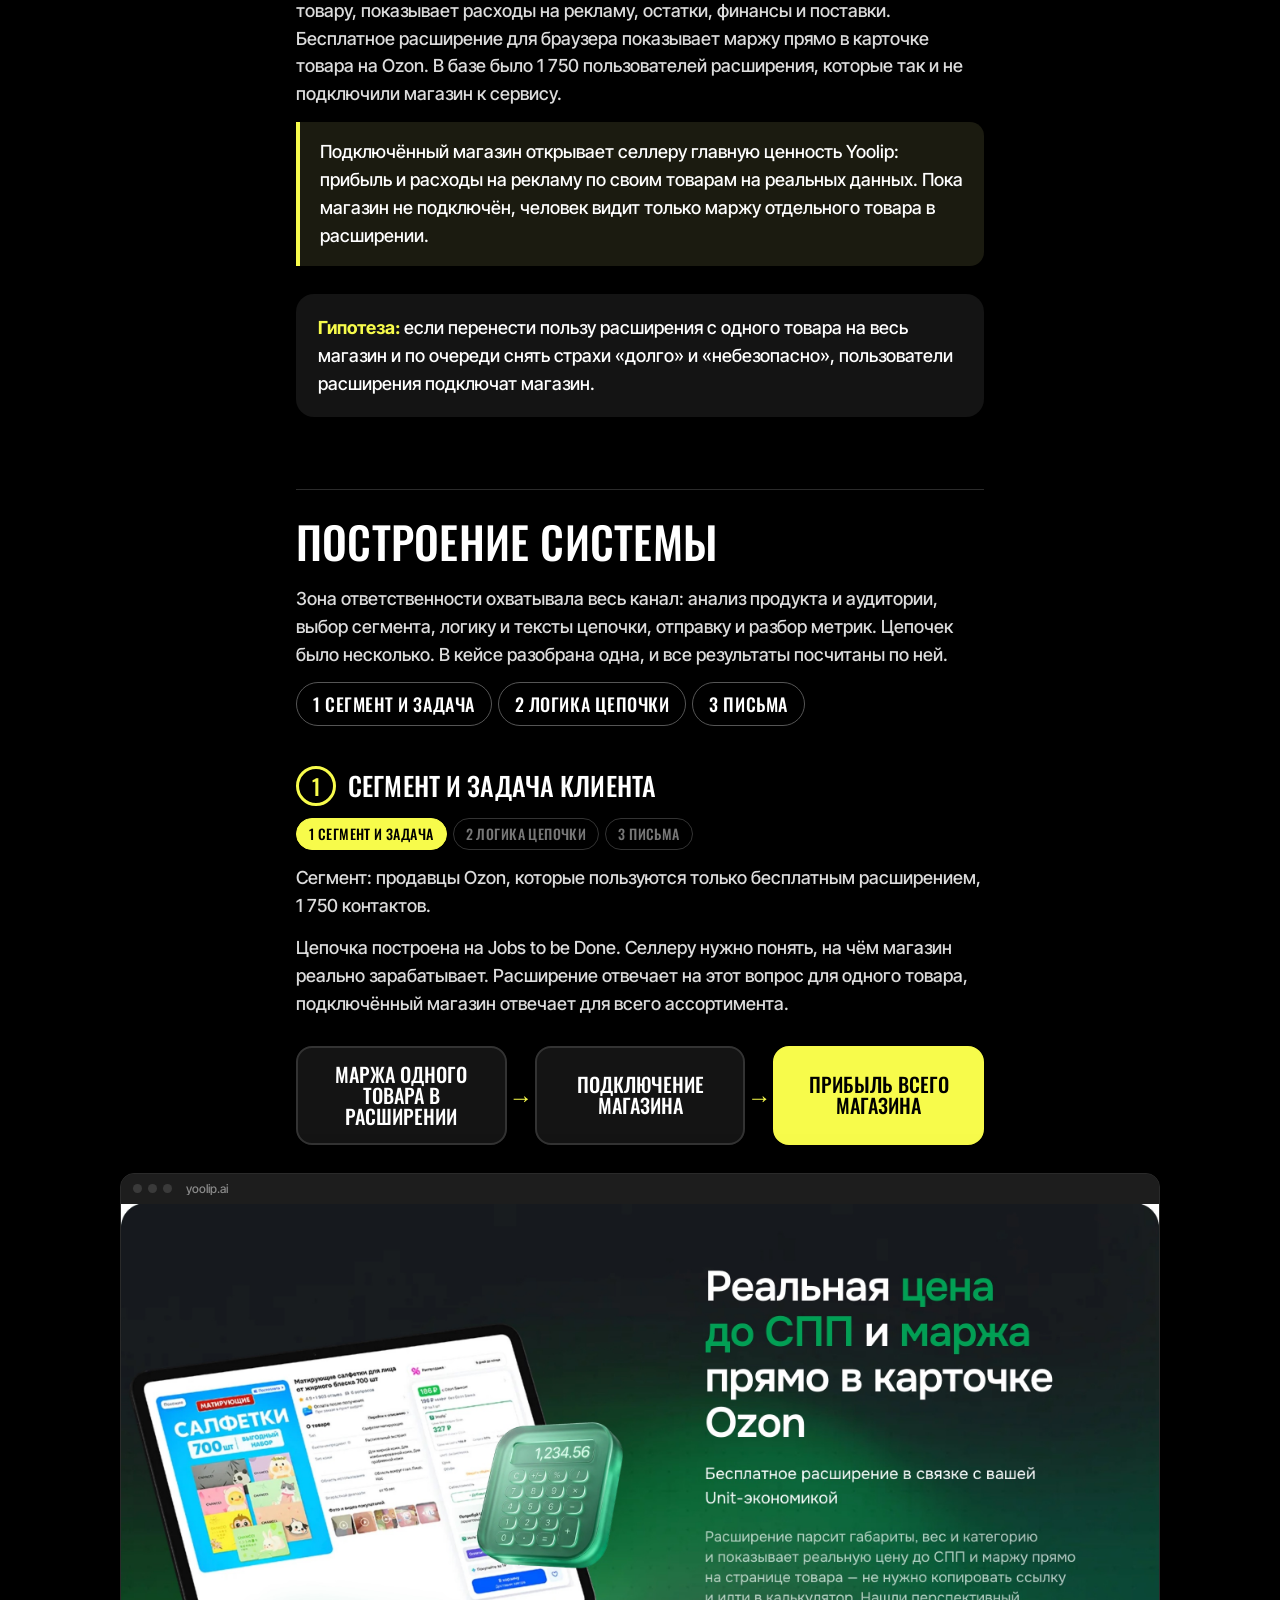
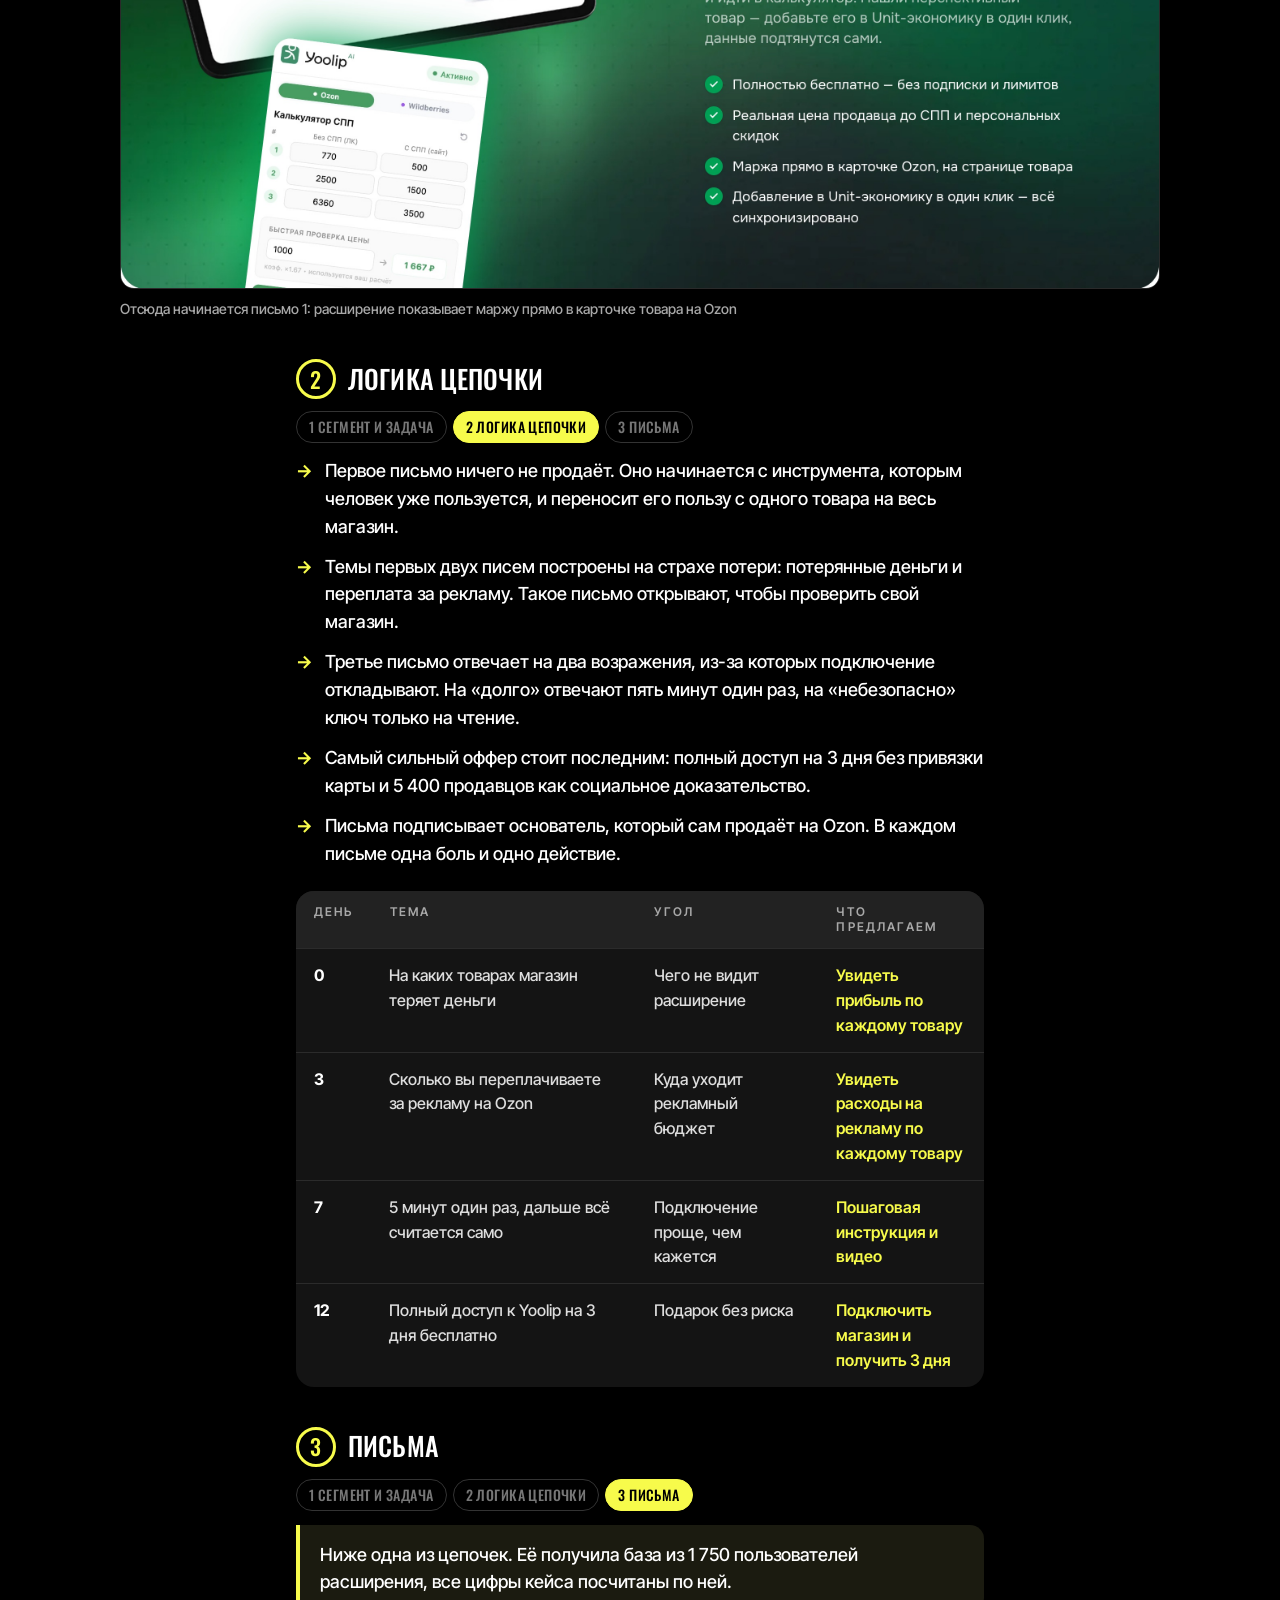
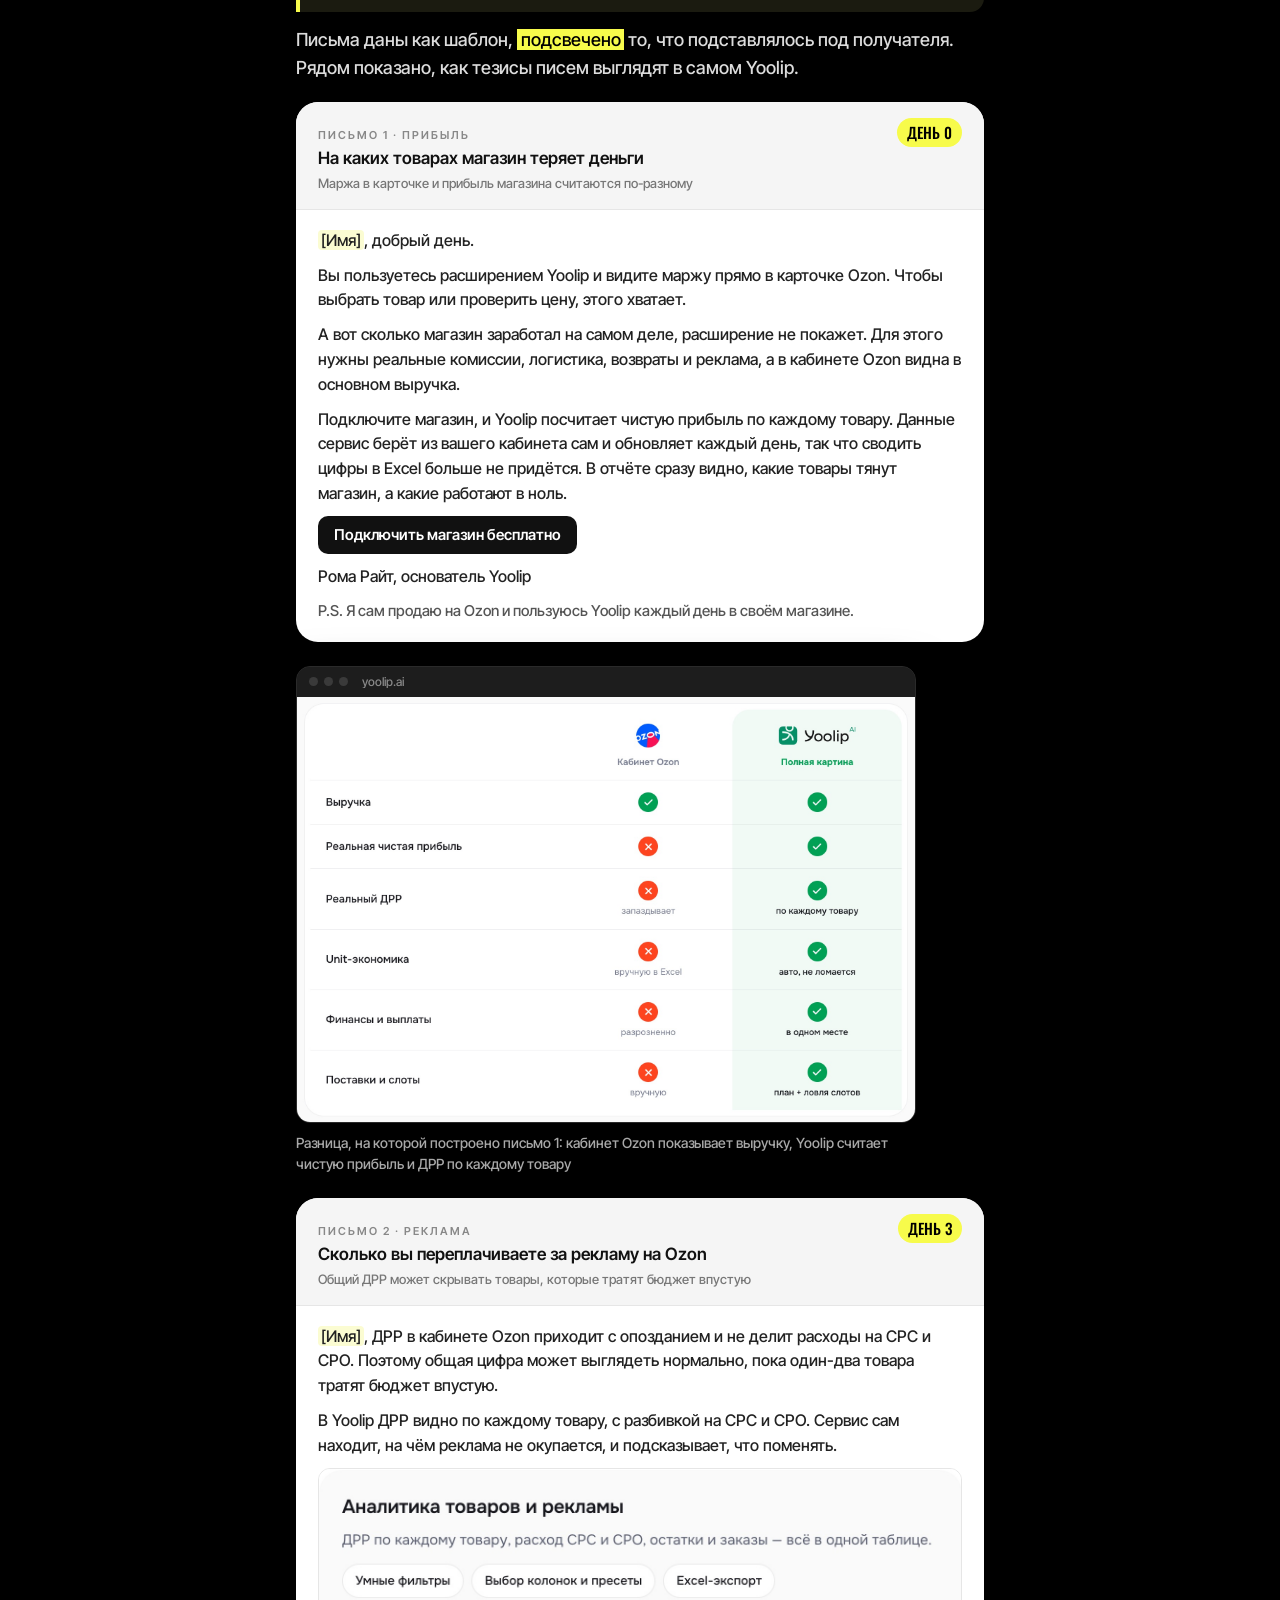
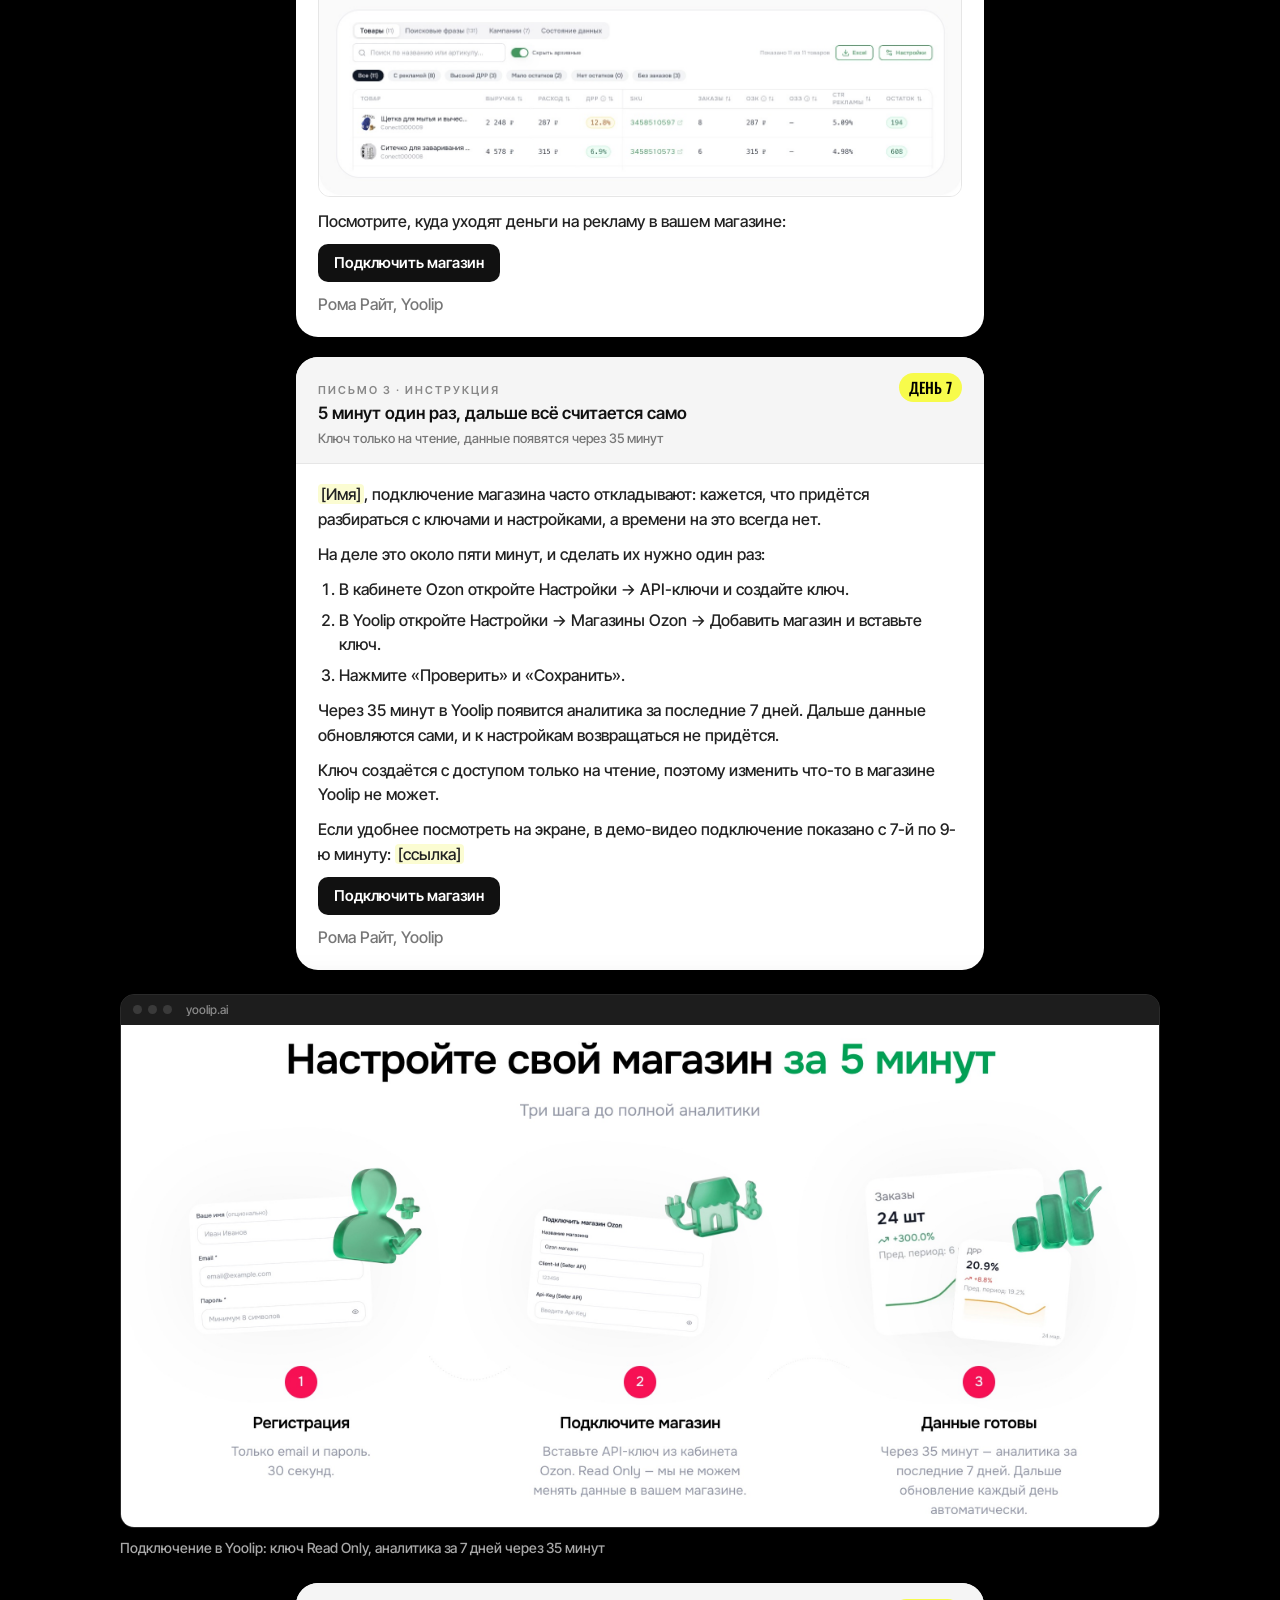
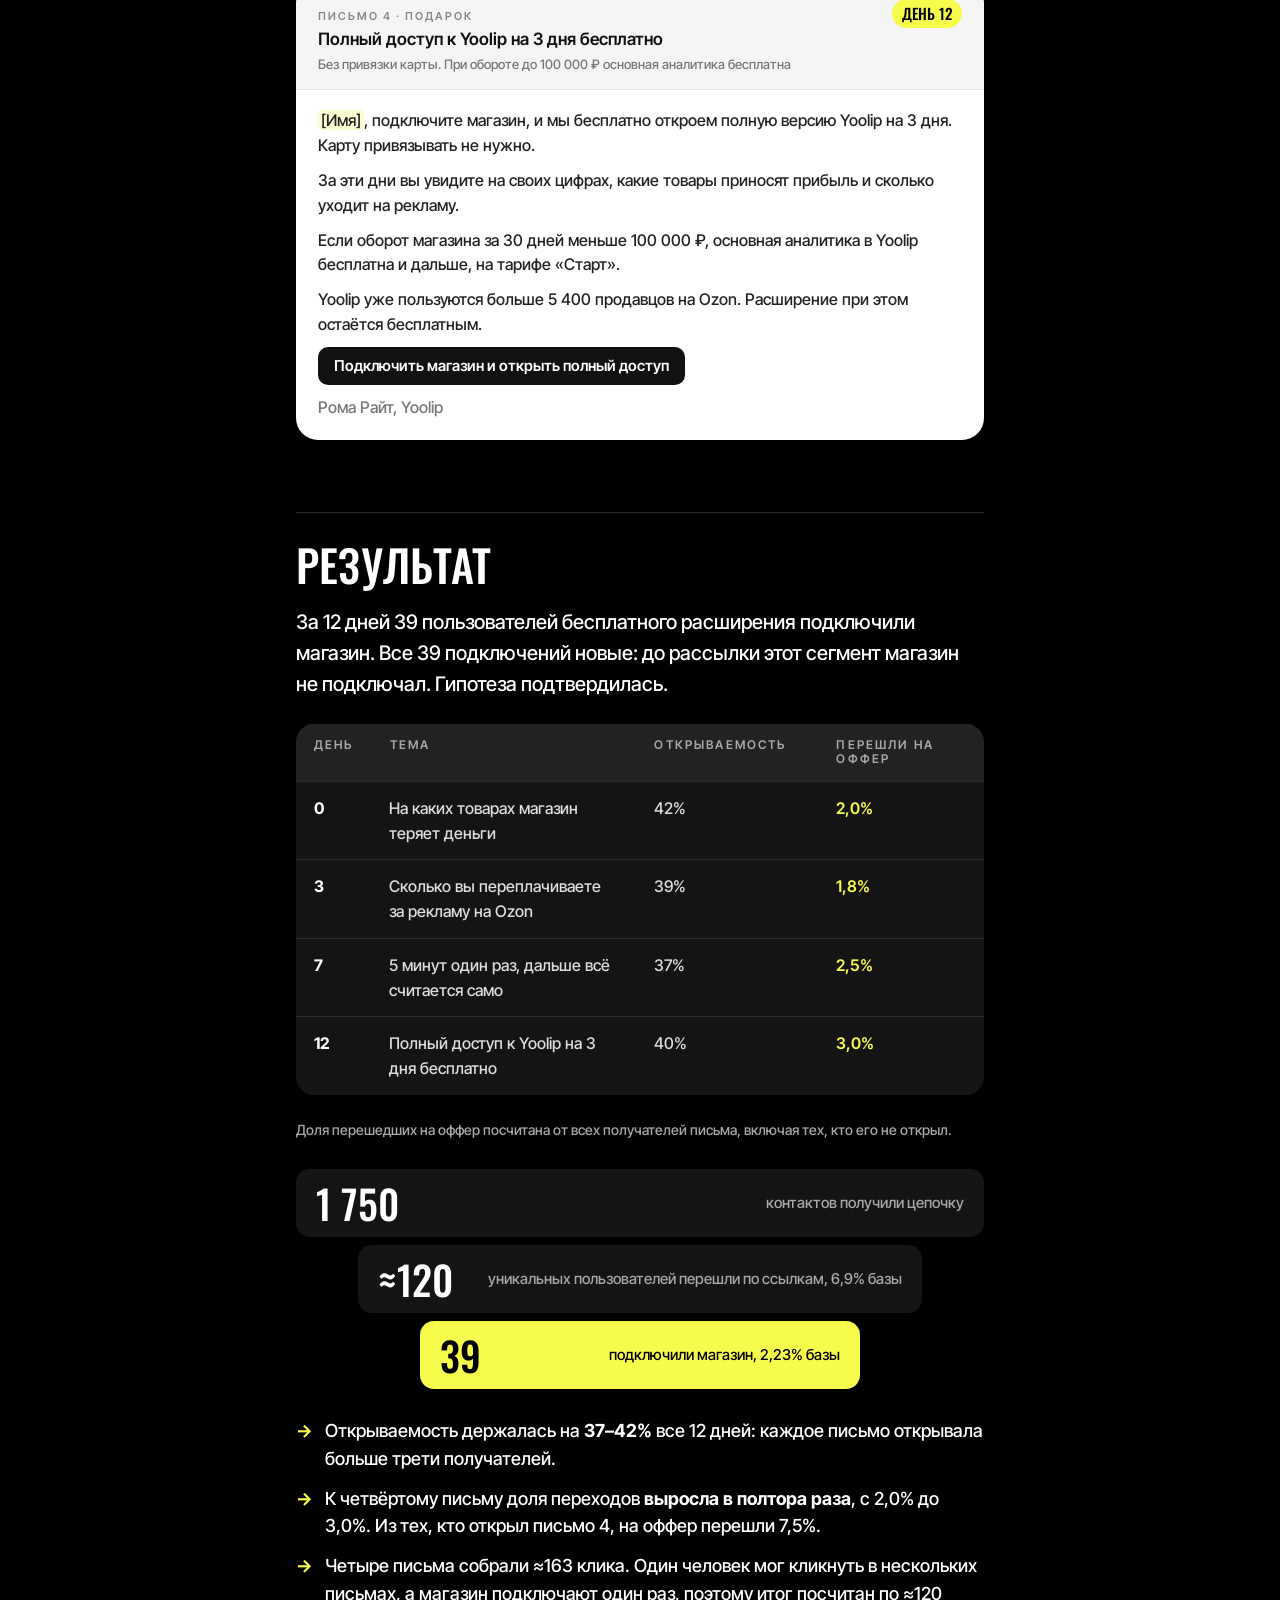
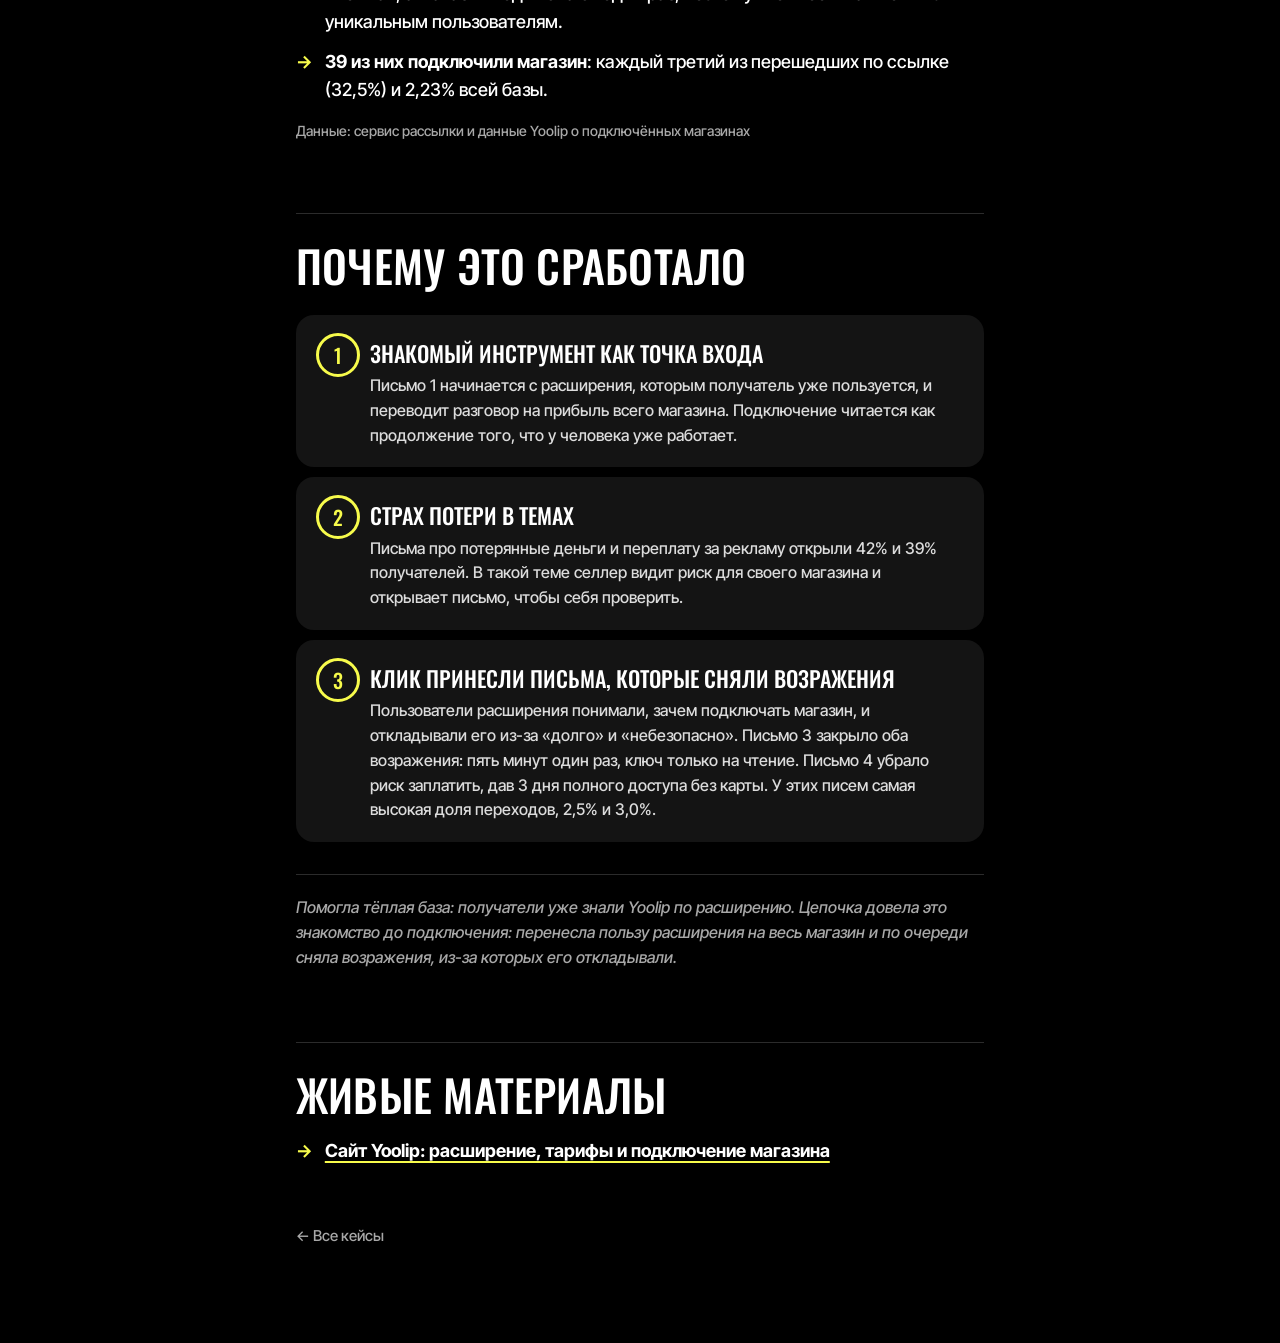
<file: cases/03-yoolip-email/page.html>
<!doctype html>
<html lang="ru">
<head>
  <meta charset="utf-8">
  <meta name="viewport" content="width=device-width, initial-scale=1">
  <title>Yoolip: 39 подключённых магазинов за 12 дней</title>
  <meta name="description" content="Кейс: email-цепочка из 4 писем для пользователей бесплатного расширения Yoolip. 1 750 контактов, открываемость 37–42% и 39 подключённых магазинов за 12 дней.">
  <link rel="preconnect" href="https://fonts.googleapis.com">
  <link rel="preconnect" href="https://fonts.gstatic.com" crossorigin>
  <link href="https://fonts.googleapis.com/css2?family=Inter+Tight:wght@500;600;700&family=Oswald:wght@500&display=swap" rel="stylesheet">
  <link rel="stylesheet" href="../../styles.css?v=4">
</head>
<body>
<main class="wrap page">
  <a class="back" href="../../index.html">← Все кейсы</a>

  <p class="kicker">SaaS для селлеров · email-маркетинг</p>
  <h1><span class="y">39 подключённых магазинов</span> за 12 дней: 4 письма пользователям бесплатного расширения</h1>
  <p class="context">
    <span>Yoolip, аналитика для продавцов Ozon и Wildberries</span> ·
    <span>email-маркетолог</span> ·
    <span>2026 год</span>
  </p>

  <ul class="metrics metrics--stack">
    <li><b>39 магазинов</b><span>подключили пользователи бесплатного расширения за 12 дней</span></li>
    <li><b>2,23%</b><span>базы подключили магазин, 39 из 1 750 контактов</span></li>
    <li><b>Каждый 3-й</b><span>из перешедших по ссылке в письме подключил магазин</span></li>
    <li><b>37–42%</b><span>открываемость каждого из четырёх писем</span></li>
  </ul>
  <p class="source">Данные: сервис рассылки и данные Yoolip о подключённых магазинах</p>

  <!-- Схема: четыре письма, высота столбика = доля получателей, перешедших на оффер -->
  <svg class="art" viewBox="0 0 600 280" role="img" aria-label="Четыре письма на 0, 3, 7 и 12-й день. На оффер перешли 2,0%, 1,8%, 2,5% и 3,0% получателей">
    <path class="sg" d="M30 180 H 570"/>
    <rect class="fg" x="55" y="100" width="70" height="80" rx="8"/>
    <text x="90" y="86" font-size="24" text-anchor="middle">2,0%</text>
    <text class="g" x="90" y="212" font-size="21" text-anchor="middle">День 0</text>
    <text x="90" y="242" font-size="24" text-anchor="middle">Прибыль</text>
    <rect class="fg" x="195" y="108" width="70" height="72" rx="8"/>
    <text x="230" y="94" font-size="24" text-anchor="middle">1,8%</text>
    <text class="g" x="230" y="212" font-size="21" text-anchor="middle">День 3</text>
    <text x="230" y="242" font-size="24" text-anchor="middle">Реклама</text>
    <rect class="fg" x="335" y="80" width="70" height="100" rx="8"/>
    <text x="370" y="66" font-size="24" text-anchor="middle">2,5%</text>
    <text class="g" x="370" y="212" font-size="21" text-anchor="middle">День 7</text>
    <text x="370" y="242" font-size="24" text-anchor="middle">5 минут</text>
    <rect class="fy" x="475" y="60" width="70" height="120" rx="8"/>
    <text x="510" y="46" font-size="26" text-anchor="middle" style="fill:var(--y)">3,0%</text>
    <text class="g" x="510" y="212" font-size="21" text-anchor="middle">День 12</text>
    <text x="510" y="242" font-size="24" text-anchor="middle" style="fill:var(--y)">3 дня</text><text x="510" y="270" font-size="24" text-anchor="middle" style="fill:var(--y)">бесплатно</text>
  </svg>
  <figcaption>Четыре письма за 12 дней. Столбик показывает долю получателей, перешедших на оффер: к четвёртому письму она выросла в полтора раза</figcaption>

  <h2>Задача</h2>
  <p class="lead">Довести пользователей бесплатного расширения Yoolip до подключения магазина к сервису.</p>
  <p>Yoolip считает для продавцов Ozon и Wildberries чистую прибыль по каждому товару, показывает расходы на рекламу, остатки, финансы и поставки. Бесплатное расширение для браузера показывает маржу прямо в карточке товара на Ozon. В базе было 1 750 пользователей расширения, которые так и не подключили магазин к сервису.</p>
  <p class="hl">Подключённый магазин открывает селлеру главную ценность Yoolip: прибыль и расходы на рекламу по своим товарам на реальных данных. Пока магазин не подключён, человек видит только маржу отдельного товара в расширении.</p>
  <div class="bridge"><b>Гипотеза:</b> если перенести пользу расширения с одного товара на весь магазин и по очереди снять страхи «долго» и «небезопасно», пользователи расширения подключат магазин.</div>

  <h2>Построение системы</h2>
  <p>Зона ответственности охватывала весь канал: анализ продукта и аудитории, выбор сегмента, логику и тексты цепочки, отправку и разбор метрик. Цепочек было несколько. В кейсе разобрана одна, и все результаты посчитаны по ней.</p>
  <ol class="map map--big">
    <li>Сегмент и задача</li><li>Логика цепочки</li><li>Письма</li>
  </ol>

  <!-- 1. Сегмент -->
  <h3><span class="n">1</span>Сегмент и задача клиента</h3>
  <ol class="map" aria-hidden="true"><li class="on">Сегмент и задача</li><li>Логика цепочки</li><li>Письма</li></ol>
  <p>Сегмент: продавцы Ozon, которые пользуются только бесплатным расширением, 1 750 контактов.</p>
  <p>Цепочка построена на Jobs to be Done. Селлеру нужно понять, на чём магазин реально зарабатывает. Расширение отвечает на этот вопрос для одного товара, подключённый магазин отвечает для всего ассортимента.</p>

  <ol class="path" aria-label="От расширения к подключению магазина">
    <li>Маржа одного товара в расширении</li><li class="arr" aria-hidden="true">→</li>
    <li>Подключение магазина</li><li class="arr" aria-hidden="true">→</li>
    <li>Прибыль всего магазина</li>
  </ol>

  <figure class="wide">
    <div class="shot"><div class="shot__bar"><i></i><i></i><i></i><span>yoolip.ai</span></div>
      <img src="assets/shot-01-rasshirenie.jpg" alt="Блок «Реальная цена до СПП и маржа прямо в карточке Ozon» о бесплатном расширении Yoolip" loading="lazy" width="1280" height="843"></div>
    <figcaption>Отсюда начинается письмо 1: расширение показывает маржу прямо в карточке товара на Ozon</figcaption>
  </figure>

  <!-- 2. Логика -->
  <h3><span class="n">2</span>Логика цепочки</h3>
  <ol class="map" aria-hidden="true"><li>Сегмент и задача</li><li class="on">Логика цепочки</li><li>Письма</li></ol>
  <ul class="steps">
    <li>Первое письмо ничего не продаёт. Оно начинается с инструмента, которым человек уже пользуется, и переносит его пользу с одного товара на весь магазин.</li>
    <li>Темы первых двух писем построены на страхе потери: потерянные деньги и переплата за рекламу. Такое письмо открывают, чтобы проверить свой магазин.</li>
    <li>Третье письмо отвечает на два возражения, из-за которых подключение откладывают. На «долго» отвечают пять минут один раз, на «небезопасно» ключ только на чтение.</li>
    <li>Самый сильный оффер стоит последним: полный доступ на 3 дня без привязки карты и 5 400 продавцов как социальное доказательство.</li>
    <li>Письма подписывает основатель, который сам продаёт на Ozon. В каждом письме одна боль и одно действие.</li>
  </ul>

  <div class="tbl tbl--4">
    <div class="tbl__row tbl__head"><span>День</span><span>Тема</span><span>Угол</span><span>Что предлагаем</span></div>
    <div class="tbl__row"><span>0</span><span>На каких товарах магазин теряет деньги</span><span>Чего не видит расширение</span><span>Увидеть прибыль по каждому товару</span></div>
    <div class="tbl__row"><span>3</span><span>Сколько вы переплачиваете за рекламу на Ozon</span><span>Куда уходит рекламный бюджет</span><span>Увидеть расходы на рекламу по каждому товару</span></div>
    <div class="tbl__row"><span>7</span><span>5 минут один раз, дальше всё считается само</span><span>Подключение проще, чем кажется</span><span>Пошаговая инструкция и видео</span></div>
    <div class="tbl__row"><span>12</span><span>Полный доступ к Yoolip на 3 дня бесплатно</span><span>Подарок без риска</span><span>Подключить магазин и получить 3 дня</span></div>
  </div>

  <!-- 3. Письма -->
  <h3><span class="n">3</span>Письма</h3>
  <ol class="map" aria-hidden="true"><li>Сегмент и задача</li><li>Логика цепочки</li><li class="on">Письма</li></ol>
  <p class="hl">Ниже одна из цепочек. Её получила база из 1 750 пользователей расширения, все цифры кейса посчитаны по ней.</p>
  <p>Письма даны как шаблон, <span class="mark">подсвечено</span> то, что подставлялось под получателя. Рядом показано, как тезисы писем выглядят в самом Yoolip.</p>

  <article class="mail">
    <div class="mail__head"><p class="mail__subj"><small>Письмо 1 · прибыль</small>На каких товарах магазин теряет деньги<span class="mail__pre">Маржа в карточке и прибыль магазина считаются по-разному</span></p><span class="mail__day">День 0</span></div>
    <div class="mail__body">
      <p><span class="sub">[Имя]</span>, добрый день.</p>
      <p>Вы пользуетесь расширением Yoolip и видите маржу прямо в карточке Ozon. Чтобы выбрать товар или проверить цену, этого хватает.</p>
      <p>А вот сколько магазин заработал на самом деле, расширение не покажет. Для этого нужны реальные комиссии, логистика, возвраты и реклама, а в кабинете Ozon видна в основном выручка.</p>
      <p>Подключите магазин, и Yoolip посчитает чистую прибыль по каждому товару. Данные сервис берёт из вашего кабинета сам и обновляет каждый день, так что сводить цифры в Excel больше не придётся. В отчёте сразу видно, какие товары тянут магазин, а какие работают в ноль.</p>
      <p><span class="mail__btn">Подключить магазин бесплатно</span></p>
      <p>Рома Райт, основатель Yoolip</p>
      <p class="mail__ps">P.S. Я сам продаю на Ozon и пользуюсь Yoolip каждый день в своём магазине.</p>
    </div>
  </article>
  <figure style="max-width:620px">
    <div class="shot"><div class="shot__bar"><i></i><i></i><i></i><span>yoolip.ai</span></div>
      <img src="assets/shot-02-kabinet-vs-yoolip.jpg" alt="Таблица сравнения: кабинет Ozon показывает выручку, Yoolip показывает реальную чистую прибыль и ДРР по каждому товару" loading="lazy" width="880" height="606"></div>
    <figcaption>Разница, на которой построено письмо 1: кабинет Ozon показывает выручку, Yoolip считает чистую прибыль и ДРР по каждому товару</figcaption>
  </figure>

  <article class="mail">
    <div class="mail__head"><p class="mail__subj"><small>Письмо 2 · реклама</small>Сколько вы переплачиваете за рекламу на Ozon<span class="mail__pre">Общий ДРР может скрывать товары, которые тратят бюджет впустую</span></p><span class="mail__day">День 3</span></div>
    <div class="mail__body">
      <p><span class="sub">[Имя]</span>, ДРР в кабинете Ozon приходит с опозданием и не делит расходы на CPC и CPO. Поэтому общая цифра может выглядеть нормально, пока один-два товара тратят бюджет впустую.</p>
      <p>В Yoolip ДРР видно по каждому товару, с разбивкой на CPC и CPO. Сервис сам находит, на чём реклама не окупается, и подсказывает, что поменять.</p>
      <div class="mail__img"><img src="assets/shot-03-analitika-reklamy.jpg" alt="Таблица аналитики товаров и рекламы Yoolip: выручка, расход, ДРР, заказы и остатки по каждому товару" loading="lazy" width="670" height="342"></div>
      <p>Посмотрите, куда уходят деньги на рекламу в вашем магазине:</p>
      <p><span class="mail__btn">Подключить магазин</span></p>
      <p>Рома Райт, Yoolip</p>
    </div>
  </article>

  <article class="mail">
    <div class="mail__head"><p class="mail__subj"><small>Письмо 3 · инструкция</small>5 минут один раз, дальше всё считается само<span class="mail__pre">Ключ только на чтение, данные появятся через 35 минут</span></p><span class="mail__day">День 7</span></div>
    <div class="mail__body">
      <p><span class="sub">[Имя]</span>, подключение магазина часто откладывают: кажется, что придётся разбираться с ключами и настройками, а времени на это всегда нет.</p>
      <p>На деле это около пяти минут, и сделать их нужно один раз:</p>
      <ol>
        <li>В кабинете Ozon откройте Настройки → API-ключи и создайте ключ.</li>
        <li>В Yoolip откройте Настройки → Магазины Ozon → Добавить магазин и вставьте ключ.</li>
        <li>Нажмите «Проверить» и «Сохранить».</li>
      </ol>
      <p>Через 35 минут в Yoolip появится аналитика за последние 7 дней. Дальше данные обновляются сами, и к настройкам возвращаться не придётся.</p>
      <p>Ключ создаётся с доступом только на чтение, поэтому изменить что-то в магазине Yoolip не может.</p>
      <p>Если удобнее посмотреть на экране, в демо-видео подключение показано с 7-й по 9-ю минуту: <span class="sub">[ссылка]</span></p>
      <p><span class="mail__btn">Подключить магазин</span></p>
      <p>Рома Райт, Yoolip</p>
    </div>
  </article>
  <figure class="wide">
    <div class="shot"><div class="shot__bar"><i></i><i></i><i></i><span>yoolip.ai</span></div>
      <img src="assets/shot-04-podklyuchenie.jpg" alt="Блок «Настройте свой магазин за 5 минут»: регистрация, API-ключ Read Only, данные через 35 минут" loading="lazy" width="1280" height="620"></div>
    <figcaption>Подключение в Yoolip: ключ Read Only, аналитика за 7 дней через 35 минут</figcaption>
  </figure>

  <article class="mail">
    <div class="mail__head"><p class="mail__subj"><small>Письмо 4 · подарок</small>Полный доступ к Yoolip на 3 дня бесплатно<span class="mail__pre">Без привязки карты. При обороте до 100 000 ₽ основная аналитика бесплатна</span></p><span class="mail__day">День 12</span></div>
    <div class="mail__body">
      <p><span class="sub">[Имя]</span>, подключите магазин, и мы бесплатно откроем полную версию Yoolip на 3 дня. Карту привязывать не нужно.</p>
      <p>За эти дни вы увидите на своих цифрах, какие товары приносят прибыль и сколько уходит на рекламу.</p>
      <p>Если оборот магазина за 30 дней меньше 100 000 ₽, основная аналитика в Yoolip бесплатна и дальше, на тарифе «Старт».</p>
      <p>Yoolip уже пользуются больше 5 400 продавцов на Ozon. Расширение при этом остаётся бесплатным.</p>
      <p><span class="mail__btn">Подключить магазин и открыть полный доступ</span></p>
      <p>Рома Райт, Yoolip</p>
    </div>
  </article>
  <h2>Результат</h2>
  <p class="lead">За 12 дней 39 пользователей бесплатного расширения подключили магазин. Все 39 подключений новые: до рассылки этот сегмент магазин не подключал. Гипотеза подтвердилась.</p>

  <div class="tbl tbl--4 tbl--lab">
    <div class="tbl__row tbl__head"><span>День</span><span>Тема</span><span>Открываемость</span><span>Перешли на оффер</span></div>
    <div class="tbl__row"><span data-l="День">0</span><span>На каких товарах магазин теряет деньги</span><span data-l="Открываемость">42%</span><span data-l="Перешли на оффер">2,0%</span></div>
    <div class="tbl__row"><span data-l="День">3</span><span>Сколько вы переплачиваете за рекламу на Ozon</span><span data-l="Открываемость">39%</span><span data-l="Перешли на оффер">1,8%</span></div>
    <div class="tbl__row"><span data-l="День">7</span><span>5 минут один раз, дальше всё считается само</span><span data-l="Открываемость">37%</span><span data-l="Перешли на оффер">2,5%</span></div>
    <div class="tbl__row"><span data-l="День">12</span><span>Полный доступ к Yoolip на 3 дня бесплатно</span><span data-l="Открываемость">40%</span><span data-l="Перешли на оффер">3,0%</span></div>
  </div>
  <p class="mail-note">Доля перешедших на оффер посчитана от всех получателей письма, включая тех, кто его не открыл.</p>

  <ol class="funnel" aria-label="Воронка цепочки за 12 дней по уникальным пользователям">
    <li style="--w:100%"><b>1 750</b><span>контактов получили цепочку</span></li>
    <li style="--w:82%"><b>≈120</b><span>уникальных пользователей перешли по ссылкам, <span class="nw">6,9% базы</span></span></li>
    <li style="--w:64%"><b>39</b><span>подключили магазин, <span class="nw">2,23% базы</span></span></li>
  </ol>

  <ul class="steps" style="margin-top:28px">
    <li>Открываемость держалась на <b>37–42%</b> все 12 дней: каждое письмо открывала больше трети получателей.</li>
    <li>К четвёртому письму доля переходов <b>выросла в полтора раза</b>, с 2,0% до 3,0%. Из тех, кто открыл письмо 4, на оффер перешли 7,5%.</li>
    <li>Четыре письма собрали ≈163 клика. Один человек мог кликнуть в нескольких письмах, а магазин подключают один раз, поэтому итог посчитан по ≈120 уникальным пользователям.</li>
    <li><b>39 из них подключили магазин</b>: каждый третий из перешедших по ссылке (32,5%) и 2,23% всей базы.</li>
  </ul>
  <p class="source">Данные: сервис рассылки и данные Yoolip о подключённых магазинах</p>

  <h2>Почему это сработало</h2>
  <ol class="why">
    <li><h4>Знакомый инструмент как точка входа</h4><p>Письмо 1 начинается с расширения, которым получатель уже пользуется, и переводит разговор на прибыль всего магазина. Подключение читается как продолжение того, что у человека уже работает.</p></li>
    <li><h4>Страх потери в темах</h4><p>Письма про потерянные деньги и переплату за рекламу открыли 42% и 39% получателей. В такой теме селлер видит риск для своего магазина и открывает письмо, чтобы себя проверить.</p></li>
    <li><h4>Клик принесли письма, которые сняли возражения</h4><p>Пользователи расширения понимали, зачем подключать магазин, и откладывали его из-за «долго» и «небезопасно». Письмо 3 закрыло оба возражения: пять минут один раз, ключ только на чтение. Письмо 4 убрало риск заплатить, дав 3 дня полного доступа без карты. У этих писем самая высокая доля переходов, 2,5% и 3,0%.</p></li>
  </ol>
  <p class="aside"><i>Помогла тёплая база: получатели уже знали Yoolip по расширению. Цепочка довела это знакомство до подключения: перенесла пользу расширения на весь магазин и по очереди сняла возражения, из-за которых его откладывали.</i></p>

  <h2>Живые материалы</h2>
  <ul class="steps">
    <li><a href="https://yoolip.ai/" target="_blank" rel="noopener">Сайт Yoolip: расширение, тарифы и подключение магазина</a></li>
  </ul>

  <p style="margin-top:56px"><a class="back" href="../../index.html" style="margin:0">← Все кейсы</a></p>
</main>
</body>
</html>
</file>
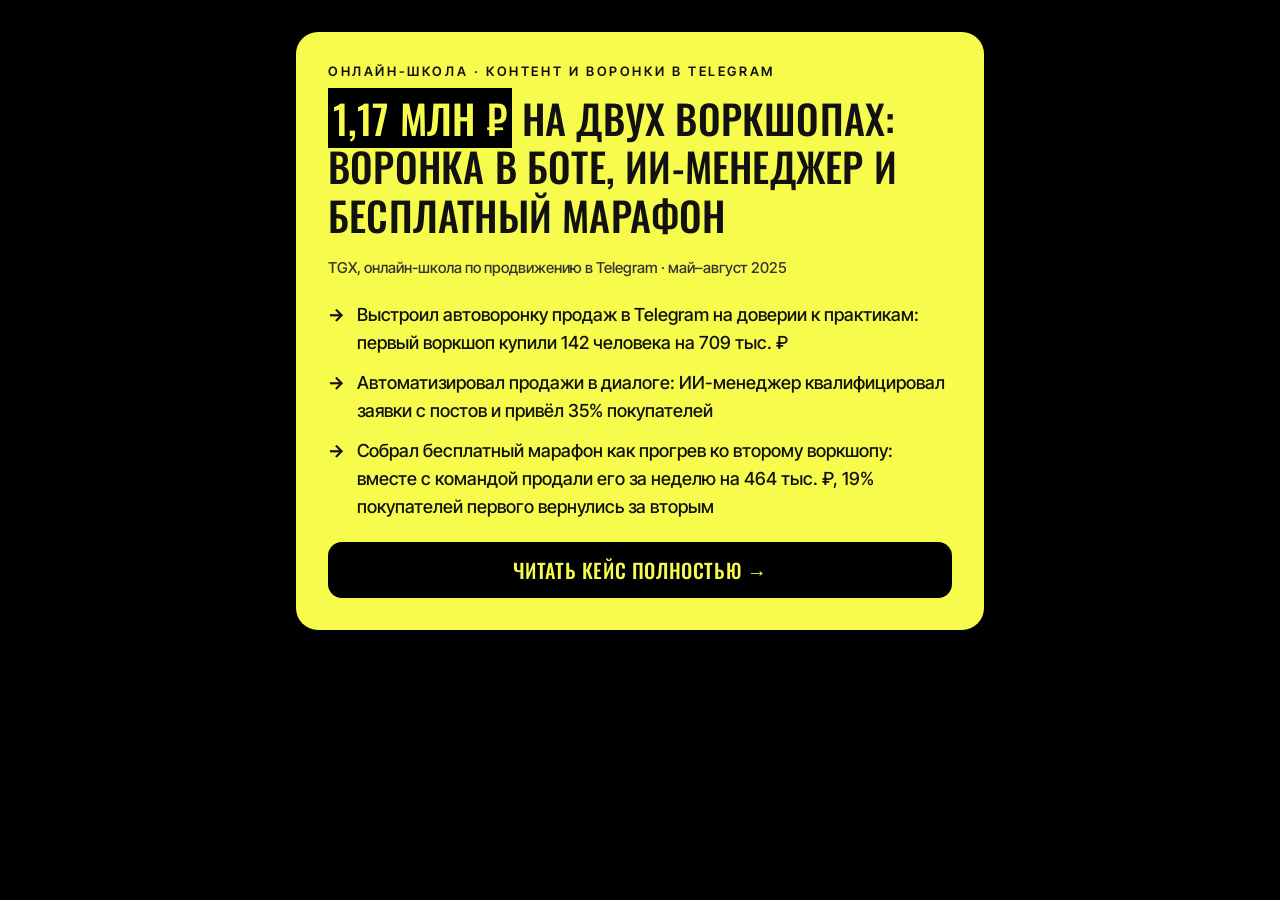
<file: cases/04-tgx-workshops/card.html>
<!doctype html>
<html lang="ru">
<head>
  <meta charset="utf-8">
  <meta name="viewport" content="width=device-width, initial-scale=1">
  <title>Карточка: TGX</title>
  <link rel="preconnect" href="https://fonts.googleapis.com">
  <link rel="preconnect" href="https://fonts.gstatic.com" crossorigin>
  <link href="https://fonts.googleapis.com/css2?family=Inter+Tight:wght@500;600;700&family=Oswald:wght@500&display=swap" rel="stylesheet">
  <link rel="stylesheet" href="../../styles.css">
</head>
<body>
<main class="wrap">

<article class="card card--yellow" id="case-tgx-workshops">
  <p class="kicker">Онлайн-школа · контент и воронки в Telegram</p>
  <h2 class="card__title"><span class="y">1,17 млн ₽</span> на двух воркшопах: воронка в боте, ИИ-менеджер и бесплатный марафон</h2>
  <p class="card__context">TGX, онлайн-школа по продвижению в Telegram · май–август 2025</p>
  <ul class="card__list">
    <li>Выстроил автоворонку продаж в Telegram на доверии к практикам: первый воркшоп купили 142 человека на 709 тыс. ₽</li>
    <li>Автоматизировал продажи в диалоге: ИИ-менеджер квалифицировал заявки с постов и привёл 35% покупателей</li>
    <li>Собрал бесплатный марафон как прогрев ко второму воркшопу: вместе с командой продали его за неделю на 464 тыс. ₽, 19% покупателей первого вернулись за вторым</li>
  </ul>
  <a class="btn" href="page.html">Читать кейс полностью →</a>
</article>

</main>
</body>
</html>
</file>
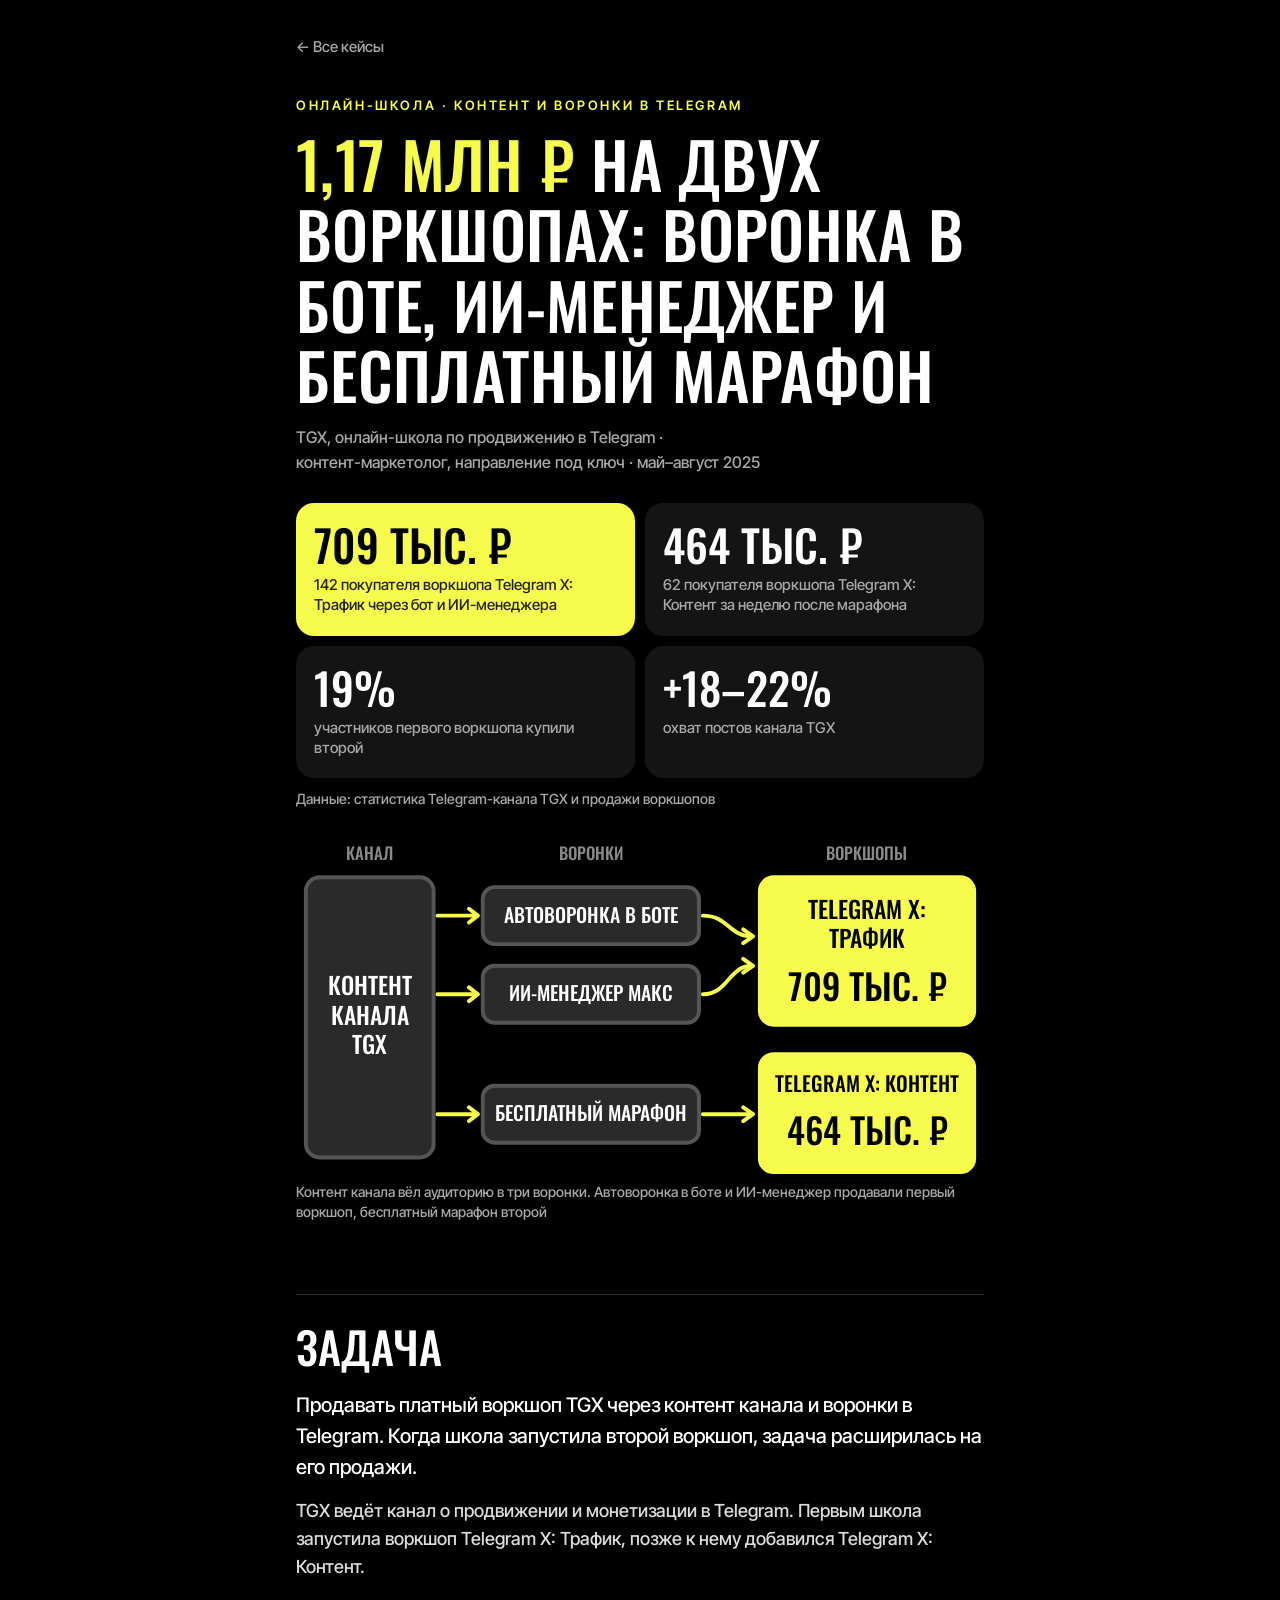
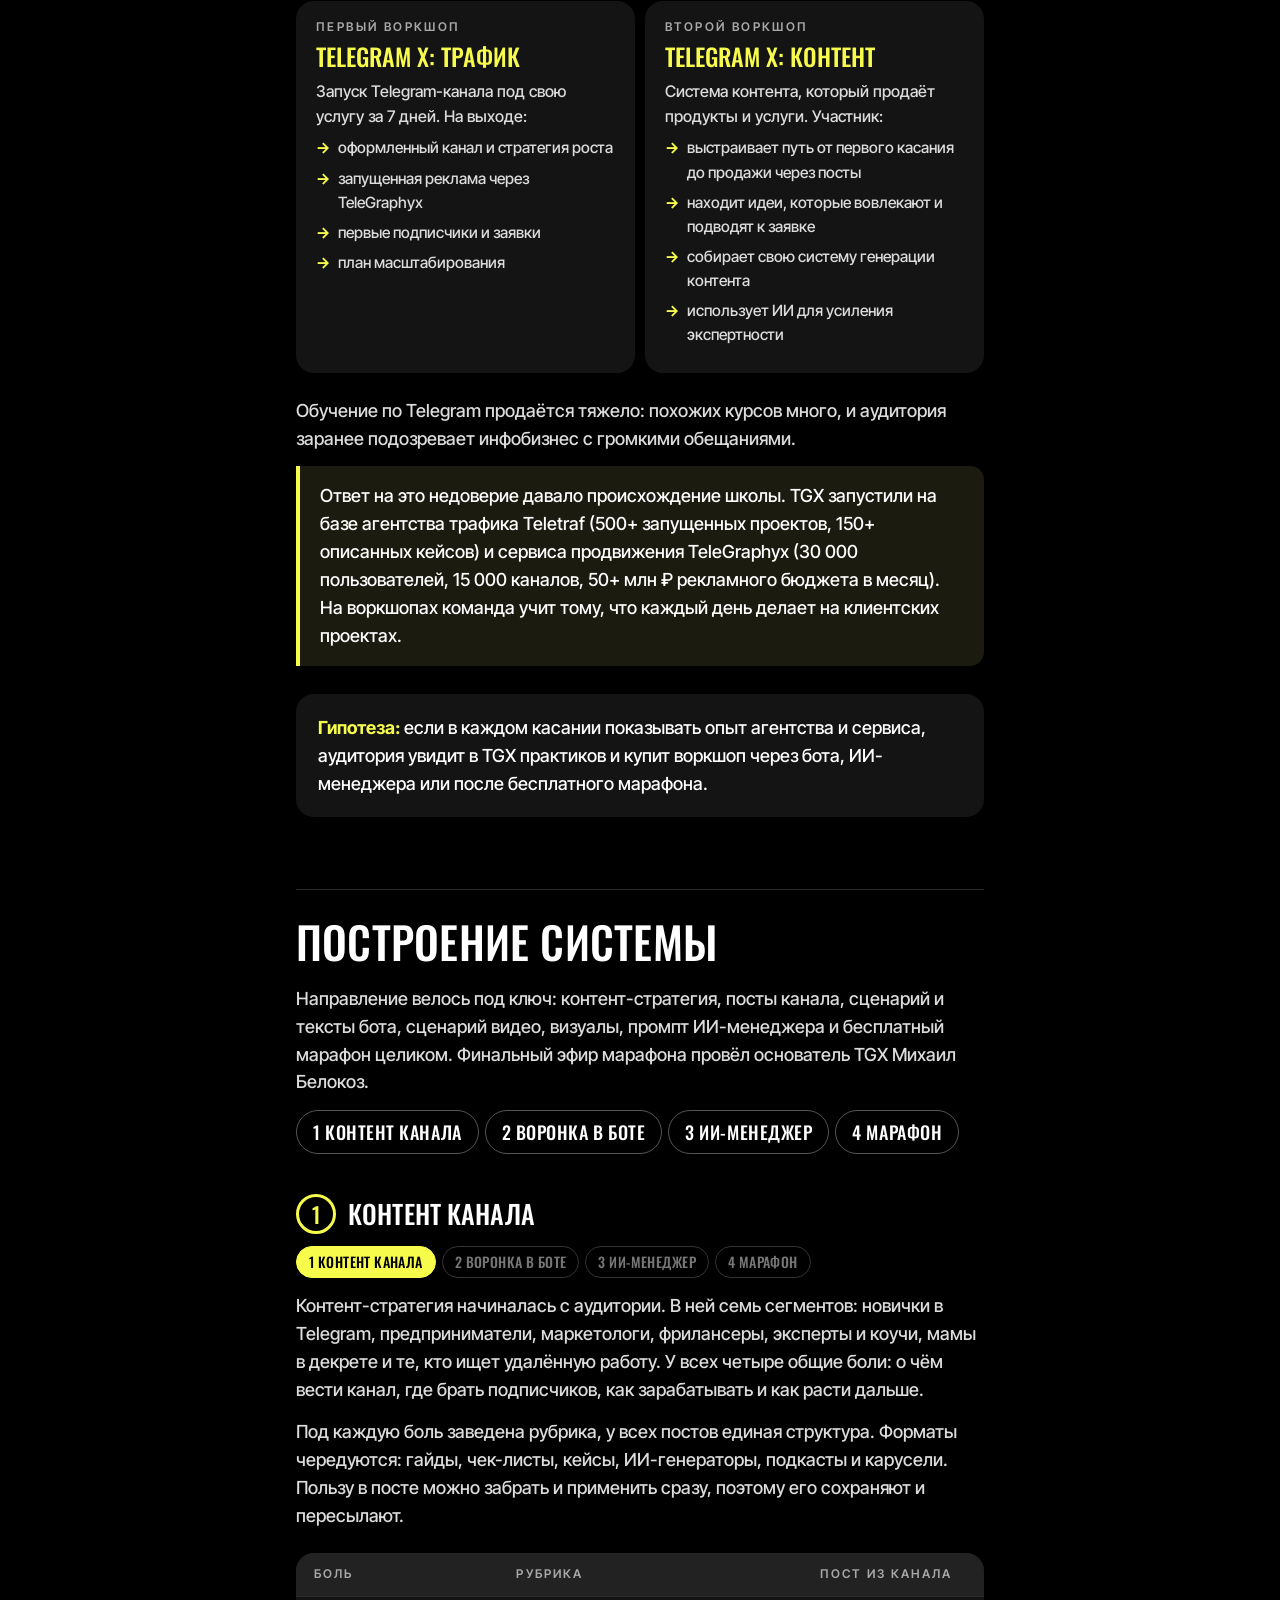
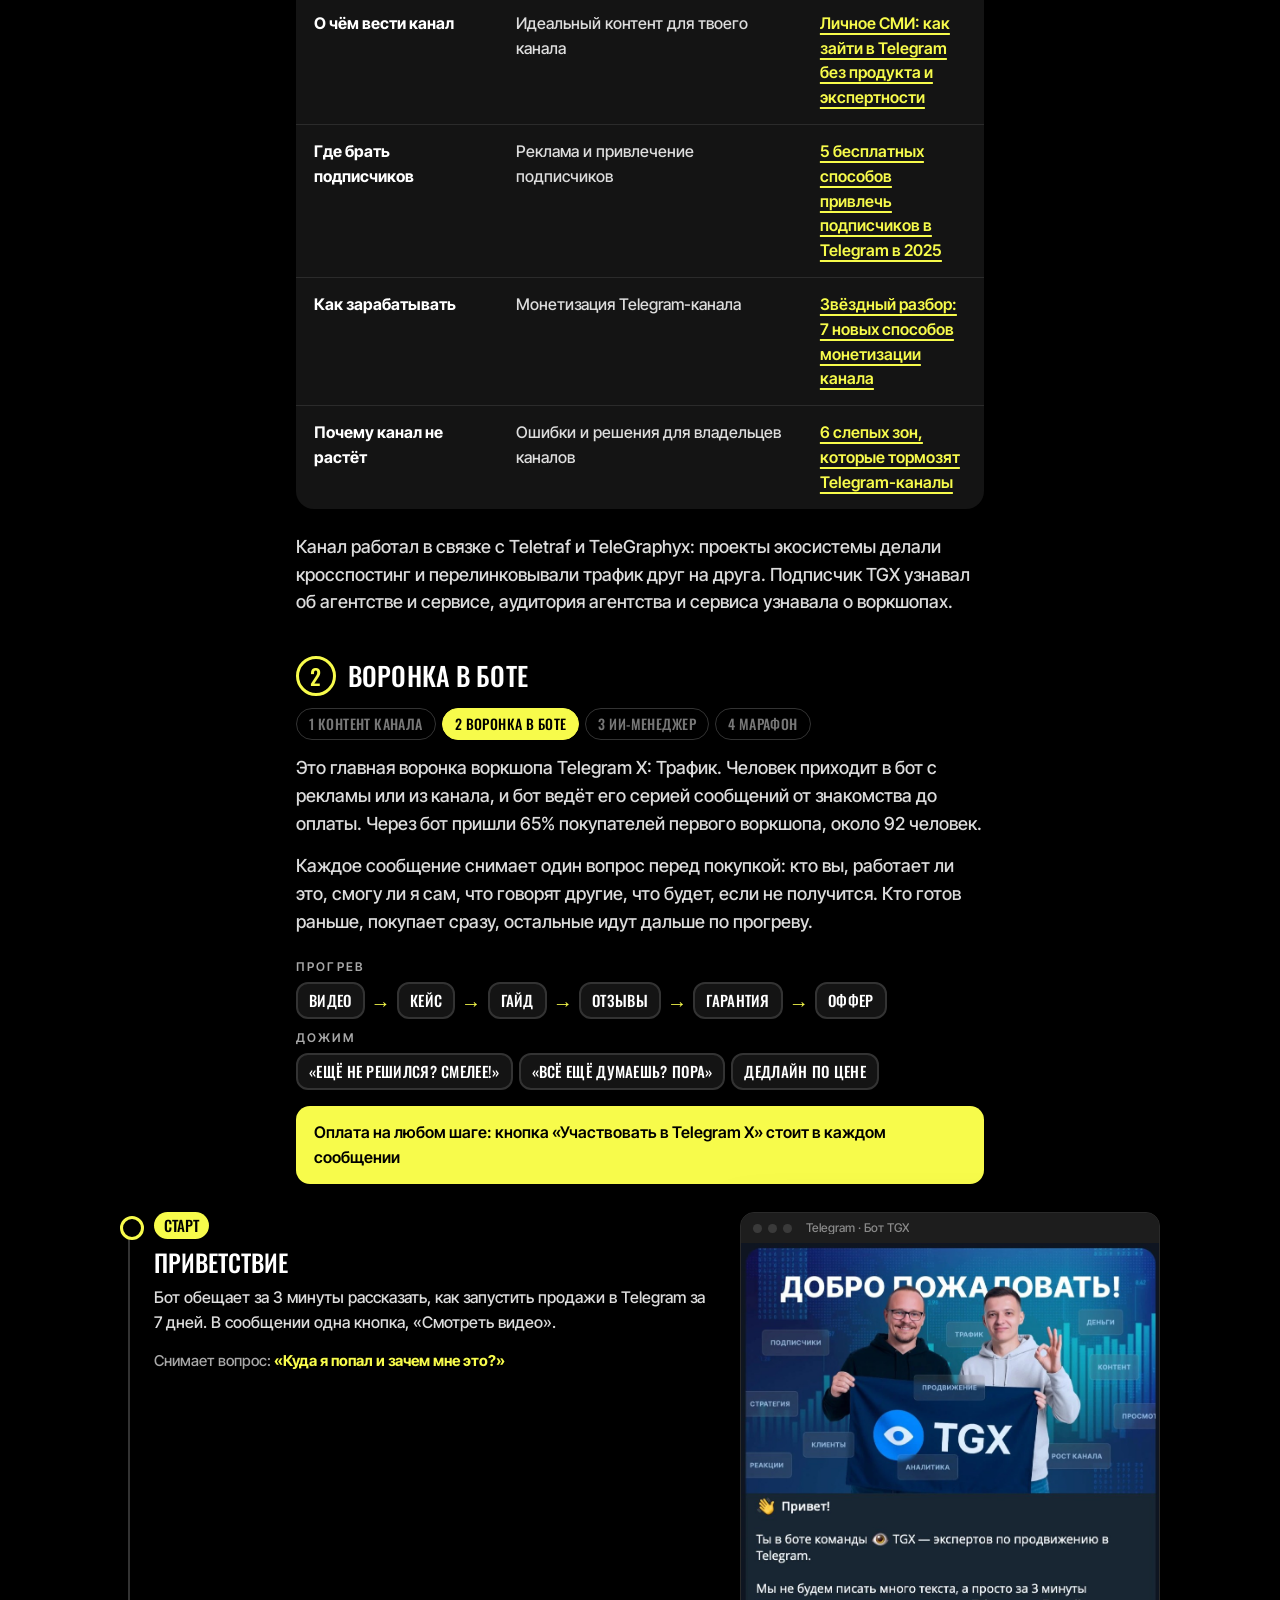
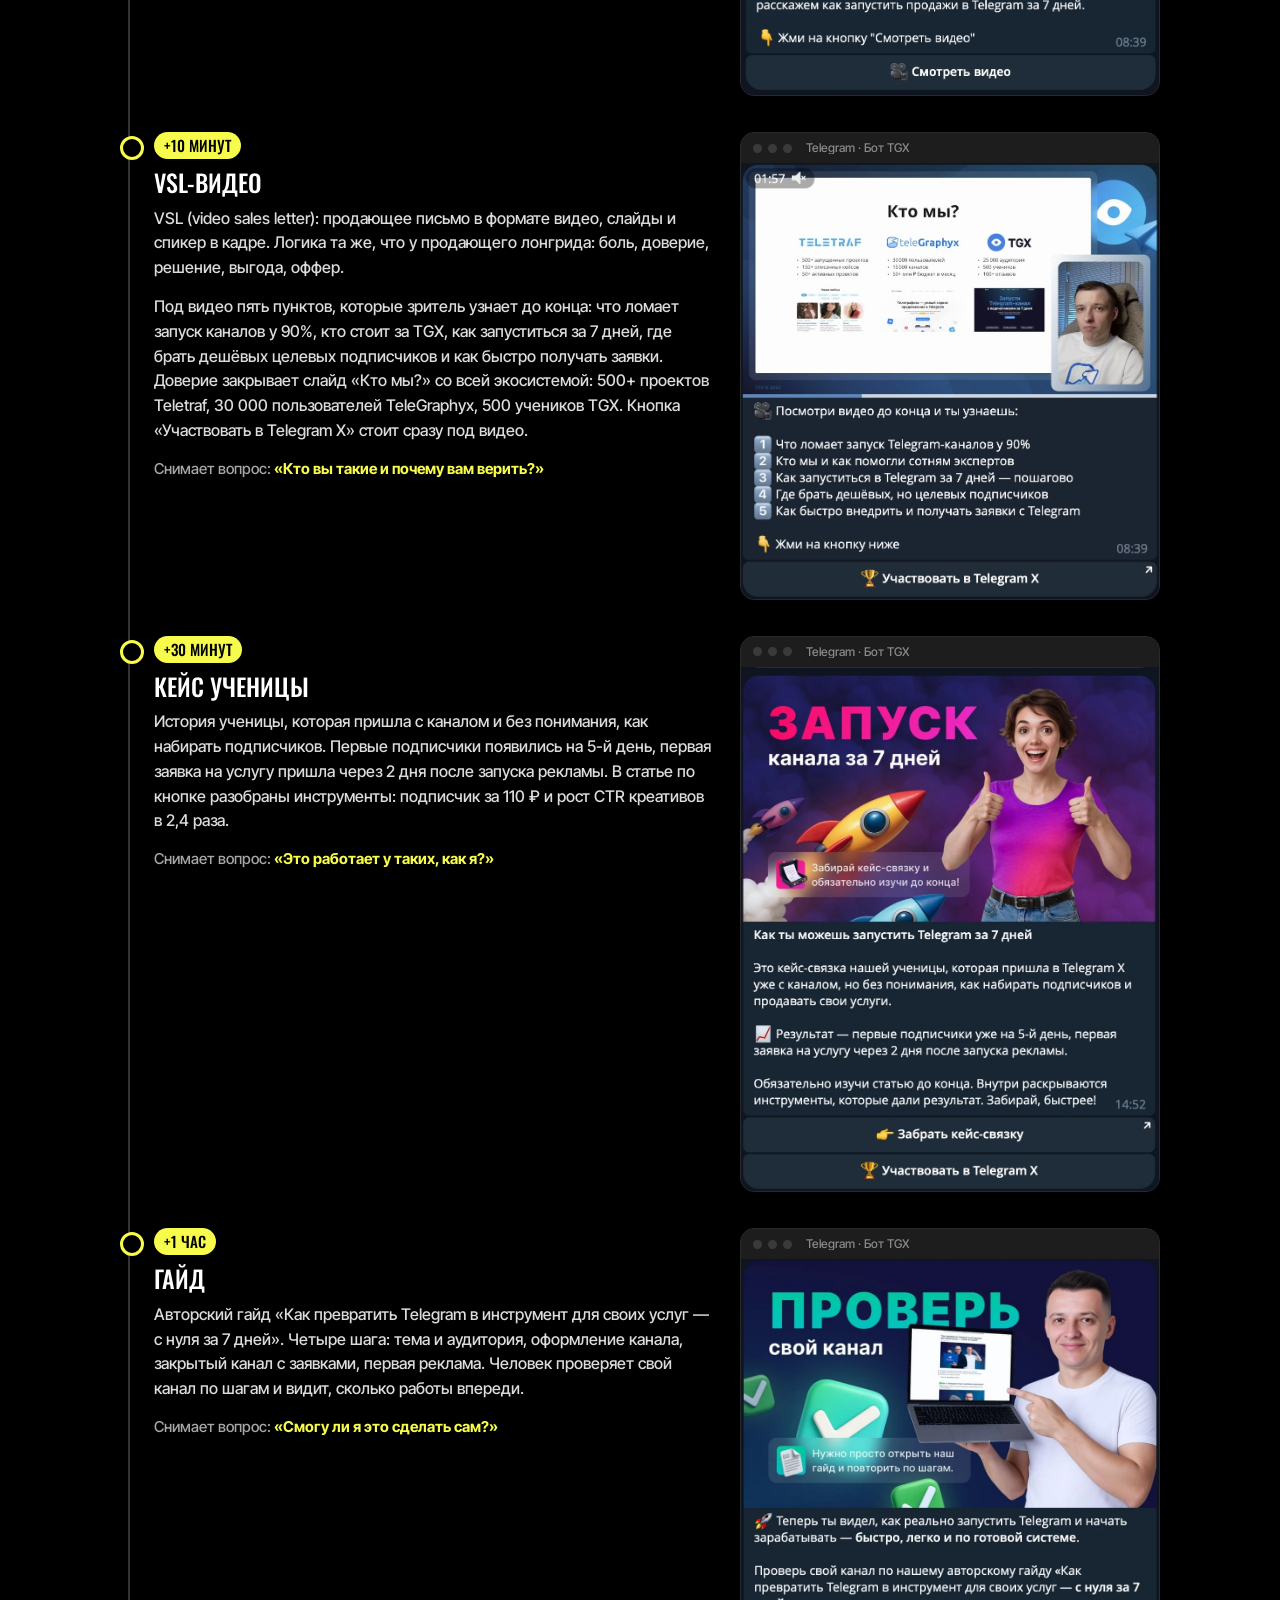
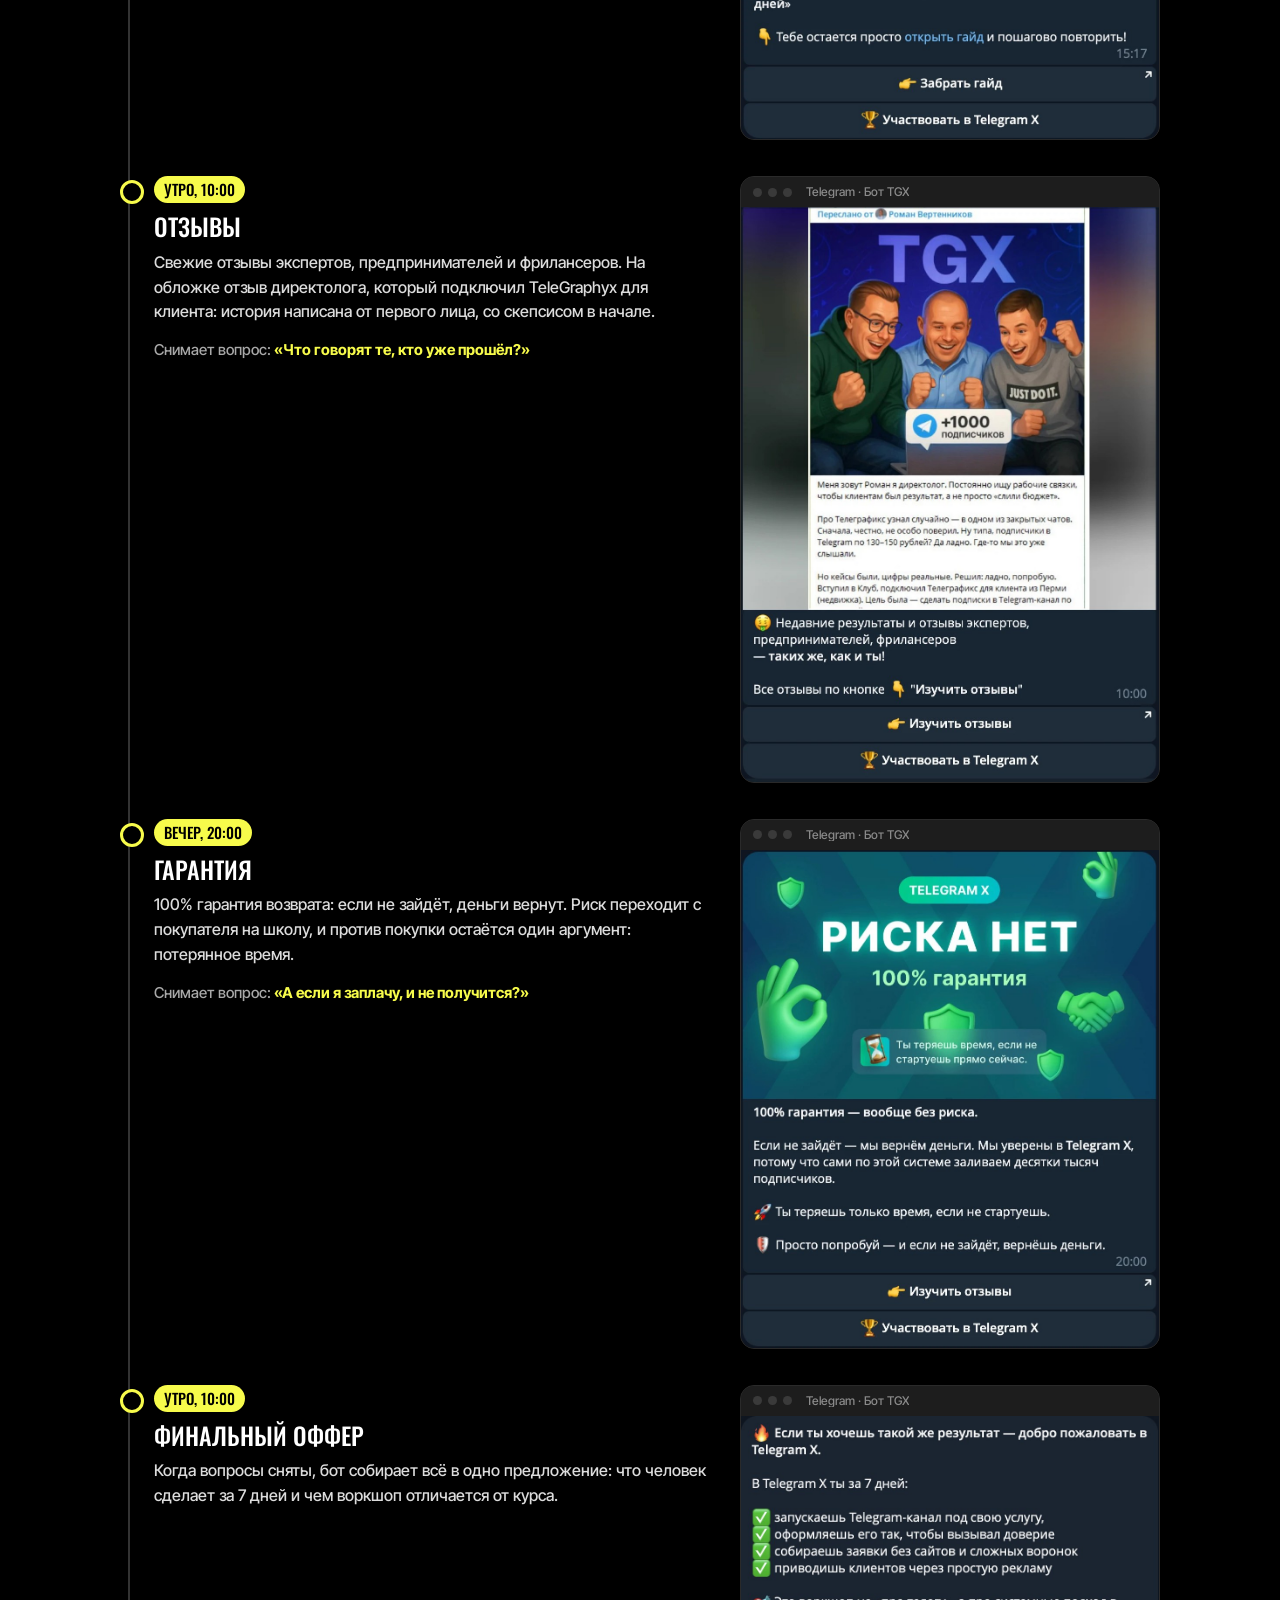
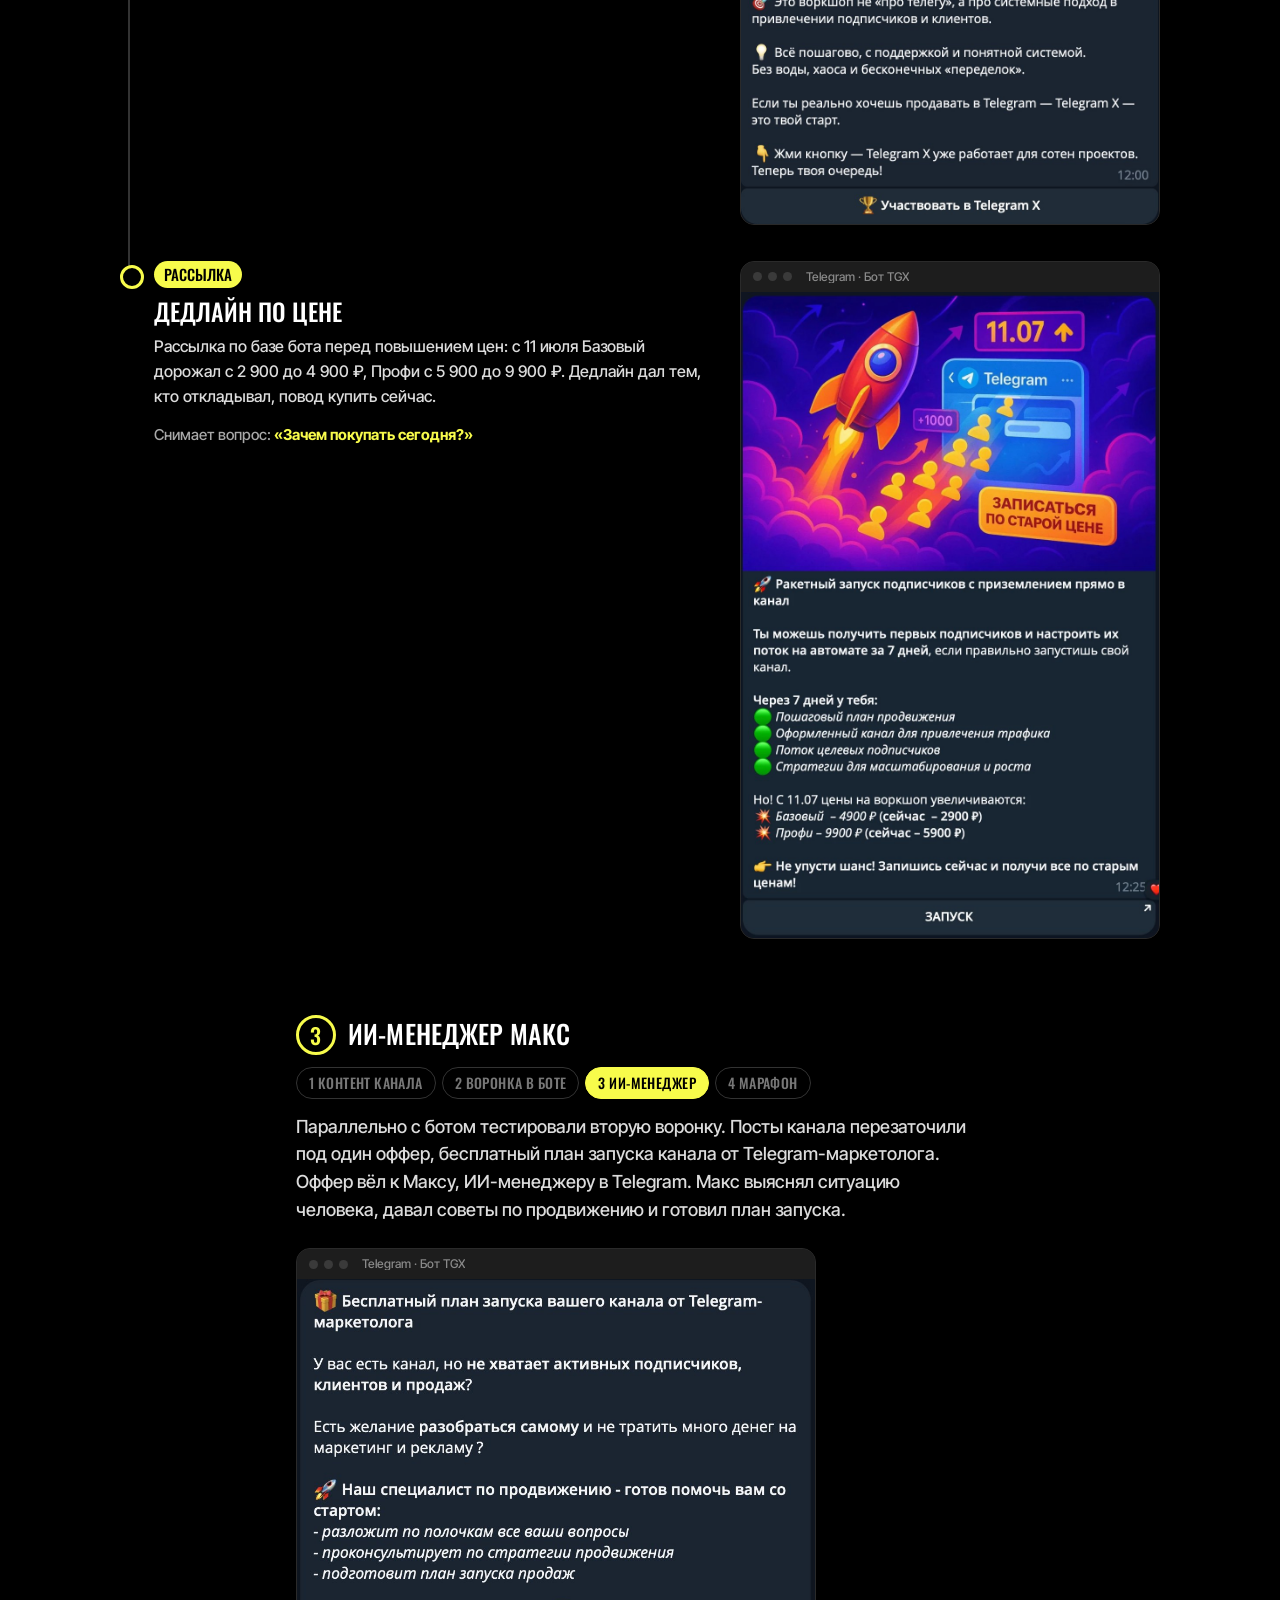
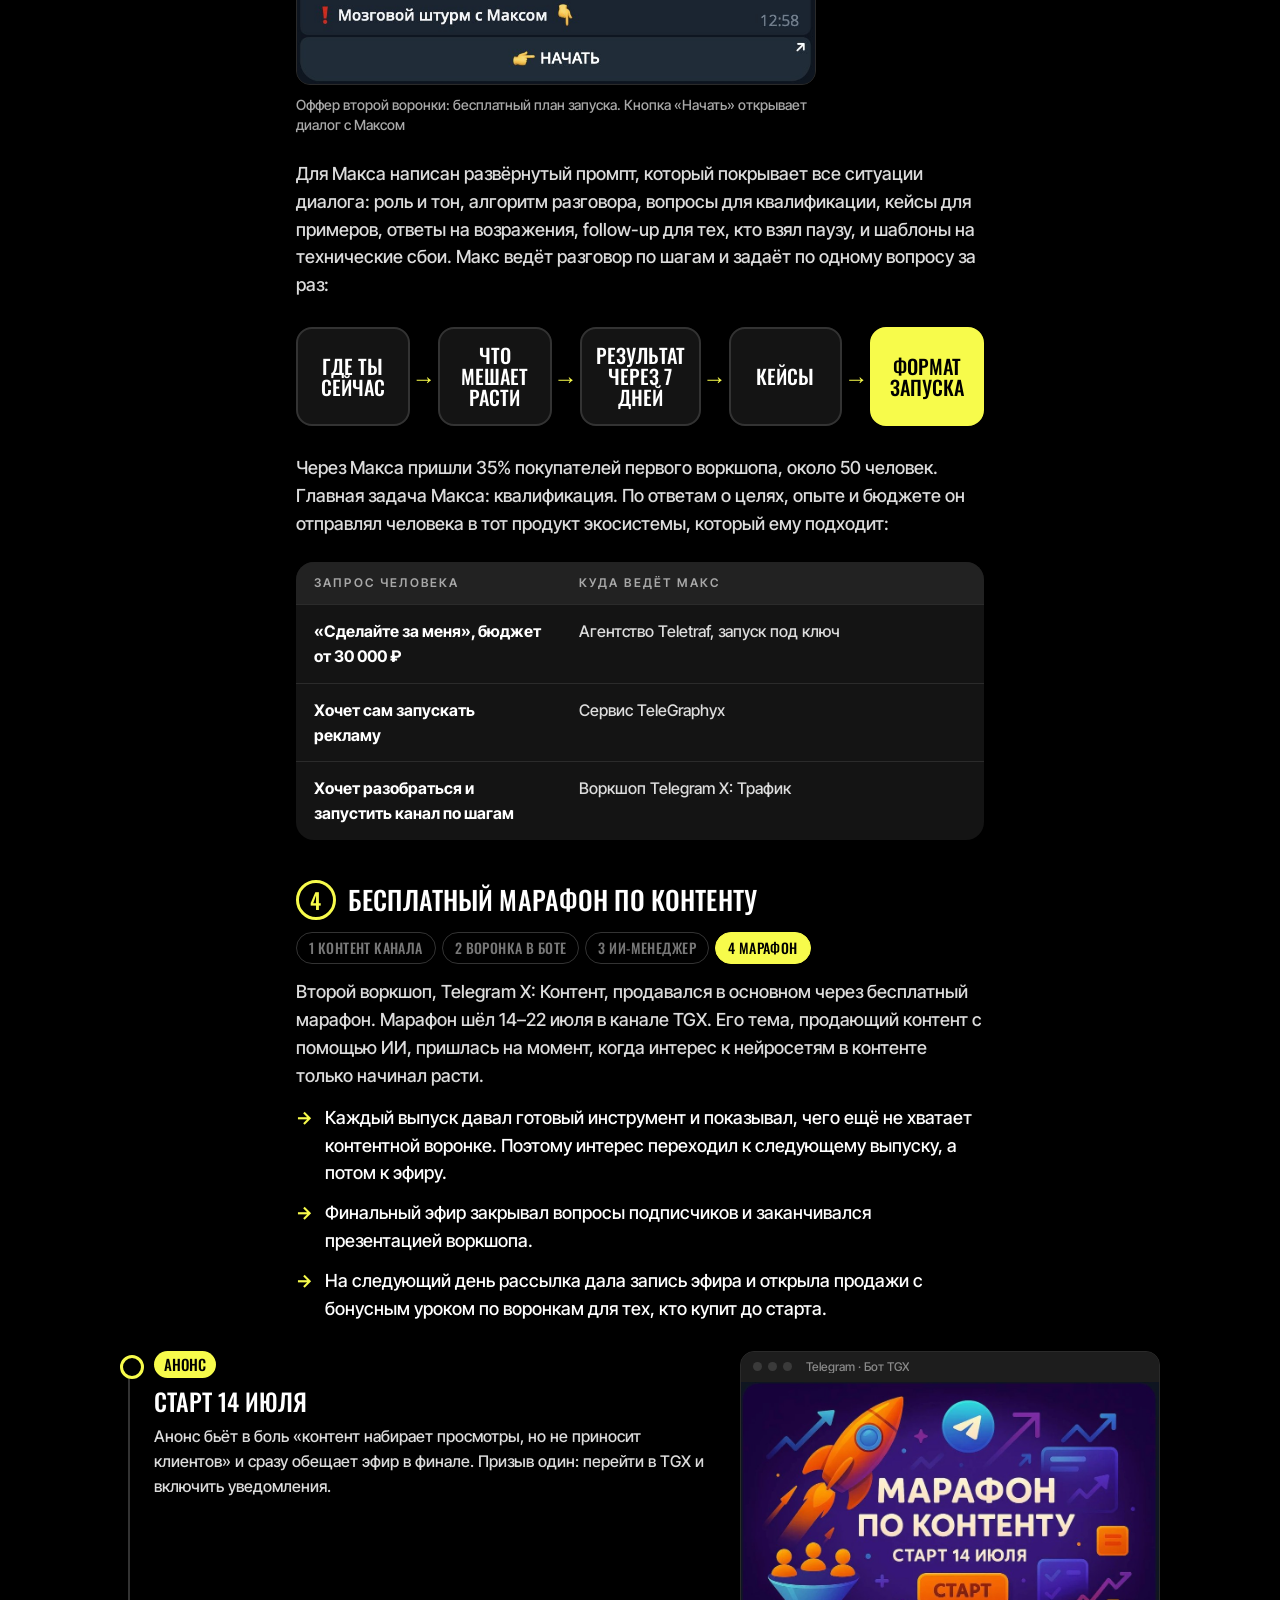
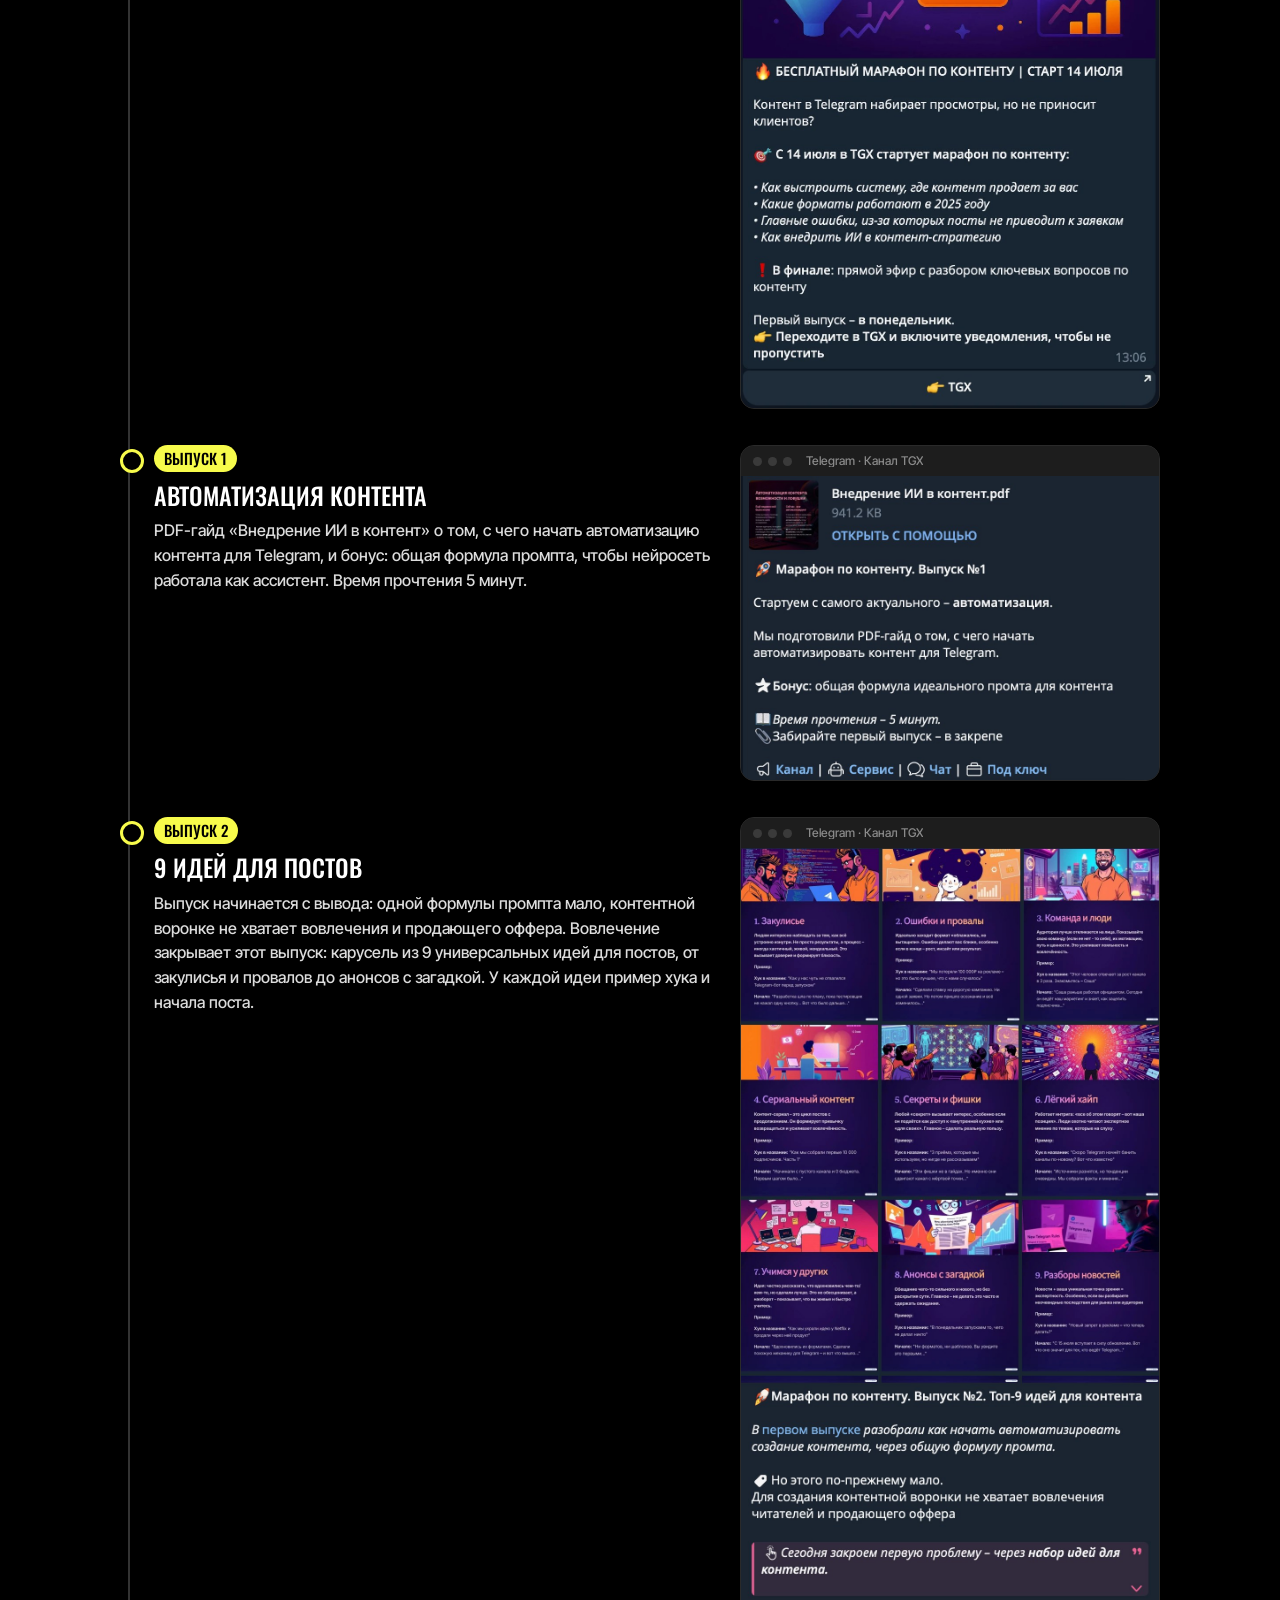
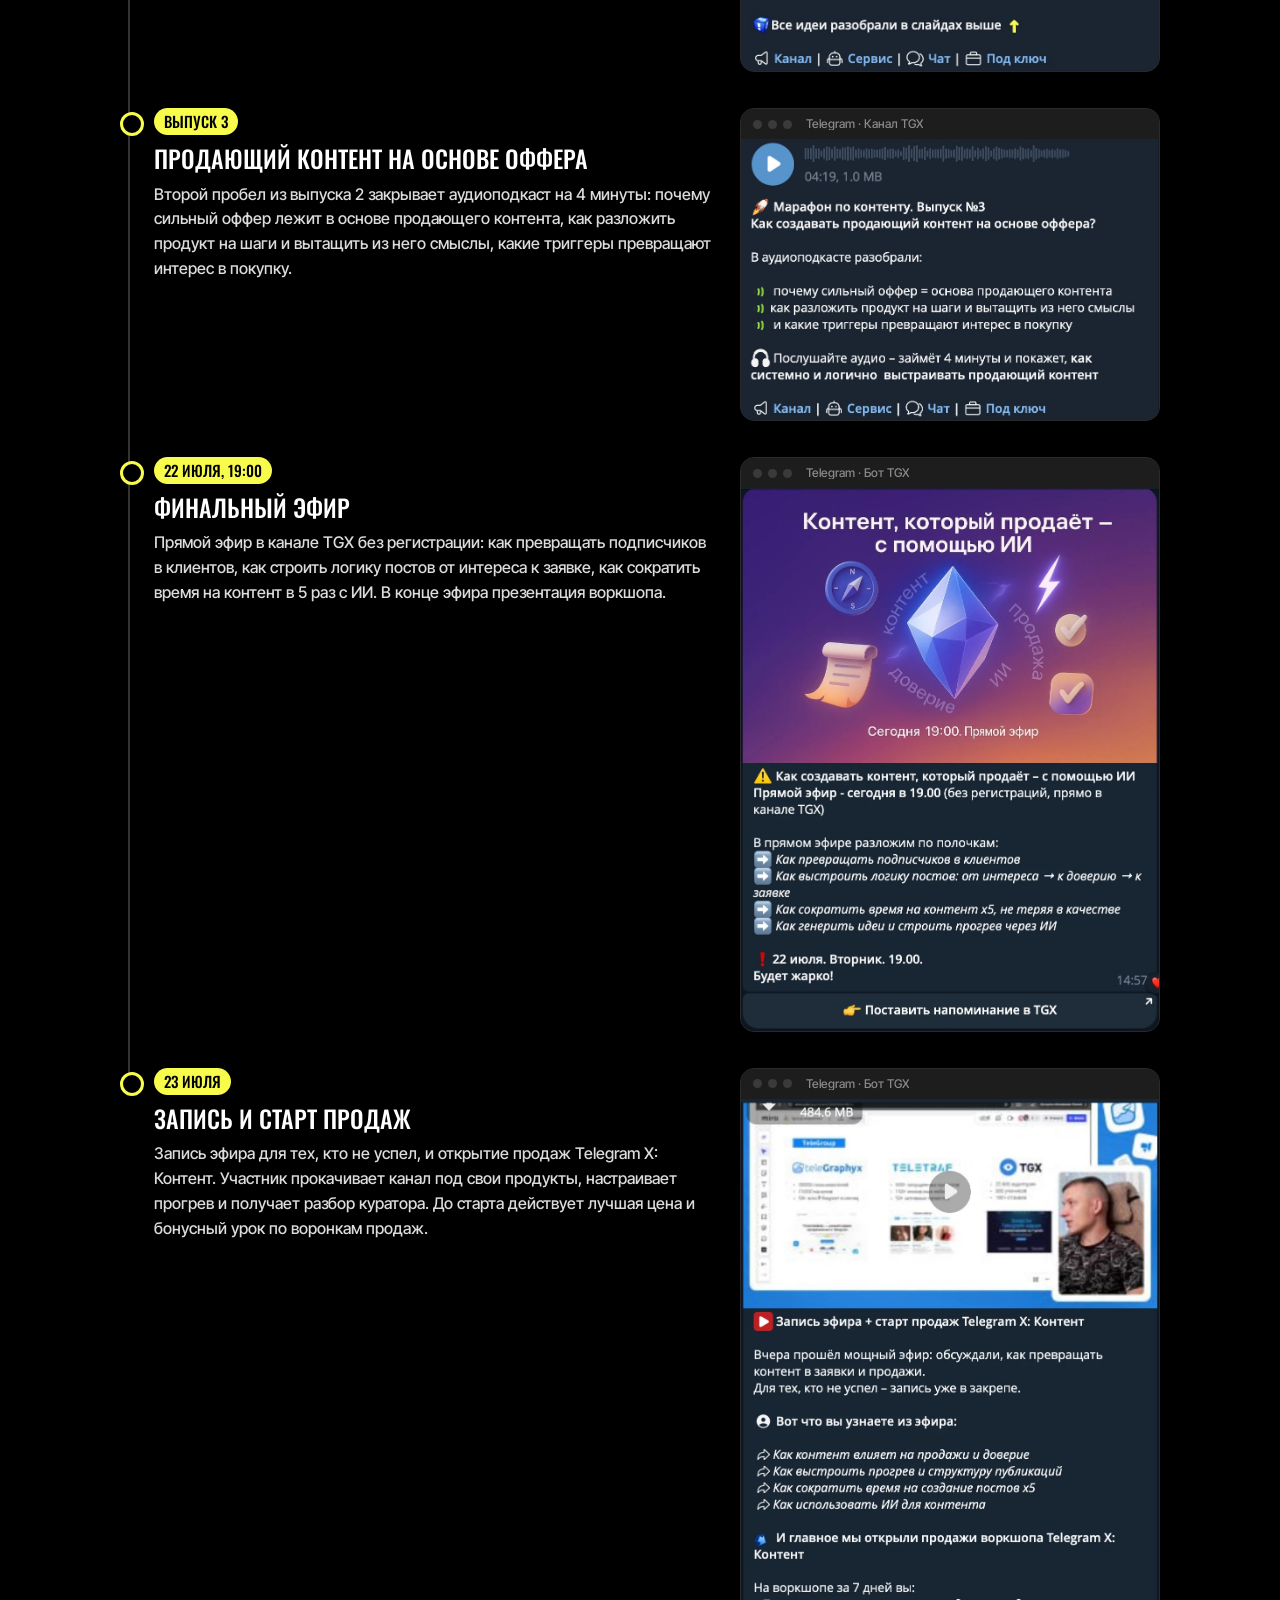
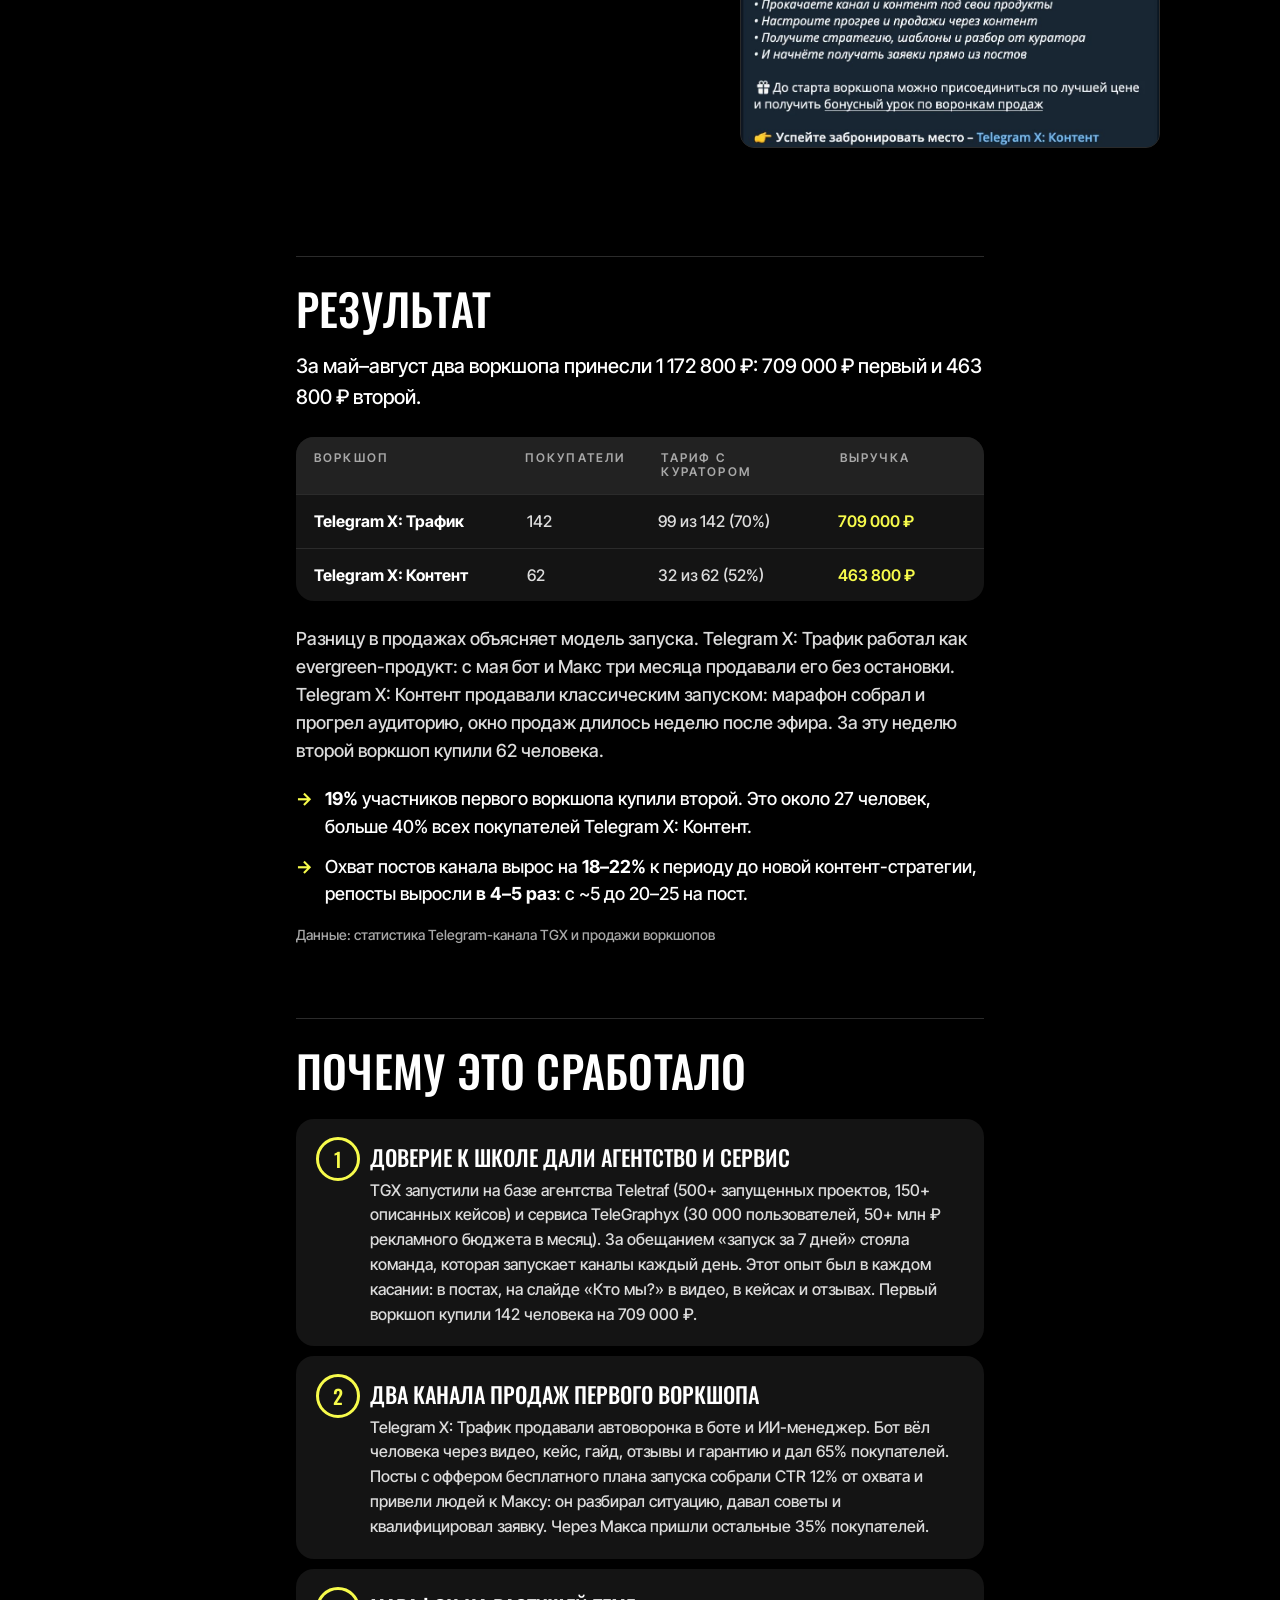
<file: cases/04-tgx-workshops/page.html>
<!doctype html>
<html lang="ru">
<head>
  <meta charset="utf-8">
  <meta name="viewport" content="width=device-width, initial-scale=1">
  <title>TGX: 1,17 млн ₽ на двух воркшопах</title>
  <meta name="description" content="Кейс: контент-маркетинг онлайн-школы TGX. Воронка в Telegram-боте, ИИ-менеджер и бесплатный марафон продали два воркшопа на 1,17 млн ₽ с мая по август 2025.">
  <link rel="preconnect" href="https://fonts.googleapis.com">
  <link rel="preconnect" href="https://fonts.gstatic.com" crossorigin>
  <link href="https://fonts.googleapis.com/css2?family=Inter+Tight:wght@500;600;700&family=Oswald:wght@500&display=swap" rel="stylesheet">
  <link rel="stylesheet" href="../../styles.css?v=4">
</head>
<body>
<main class="wrap page">
  <a class="back" href="../../index.html">← Все кейсы</a>

  <p class="kicker">Онлайн-школа · контент и воронки в Telegram</p>
  <h1><span class="y">1,17 млн ₽</span> на двух воркшопах: воронка в боте, ИИ-менеджер и бесплатный марафон</h1>
  <p class="context">
    <span>TGX, онлайн-школа по продвижению в Telegram</span> ·
    <span>контент-маркетолог, направление под ключ</span> ·
    <span>май–август 2025</span>
  </p>

  <ul class="metrics metrics--stack">
    <li><b>709 тыс. ₽</b><span>142 покупателя воркшопа Telegram X: Трафик через бот и ИИ-менеджера</span></li>
    <li><b>464 тыс. ₽</b><span>62 покупателя воркшопа Telegram X: Контент за неделю после марафона</span></li>
    <li><b>19%</b><span>участников первого воркшопа купили второй</span></li>
    <li><b>+18–22%</b><span>охват постов канала TGX</span></li>
  </ul>
  <p class="source">Данные: статистика Telegram-канала TGX и продажи воркшопов</p>

  <!-- Схема: контент канала → три воронки → два воркшопа -->
  <svg class="art art--d" viewBox="0 0 700 340" role="img" aria-label="Контент канала TGX вёл в три воронки. Автоворонка в боте и ИИ-менеджер Макс продавали воркшоп Telegram X: Трафик на 709 тысяч рублей. Бесплатный марафон продал воркшоп Telegram X: Контент на 464 тысячи рублей">
    <text class="g" x="75" y="22" font-size="17" text-anchor="middle">Канал</text>
    <text class="g" x="300" y="22" font-size="17" text-anchor="middle">Воронки</text>
    <text class="g" x="580" y="22" font-size="17" text-anchor="middle">Воркшопы</text>
    <rect class="fg" x="10" y="40" width="130" height="285" rx="14"/>
    <text x="75" y="160" font-size="24" text-anchor="middle">Контент</text>
    <text x="75" y="190" font-size="24" text-anchor="middle">канала</text>
    <text x="75" y="220" font-size="24" text-anchor="middle">TGX</text>
    <rect class="fg" x="190" y="50" width="220" height="58" rx="12"/>
    <text x="300" y="86" font-size="20" text-anchor="middle">Автоворонка в боте</text>
    <rect class="fg" x="190" y="130" width="220" height="58" rx="12"/>
    <text x="300" y="166" font-size="20" text-anchor="middle">ИИ-менеджер Макс</text>
    <rect class="fg" x="190" y="252" width="220" height="58" rx="12"/>
    <text x="300" y="288" font-size="20" text-anchor="middle">Бесплатный марафон</text>
    <path class="sy" d="M144 79 H 184 M144 159 H 184 M144 281 H 184"/>
    <path class="sy" d="M176 72 L185 79 L176 86 M176 152 L185 159 L176 166 M176 274 L185 281 L176 288"/>
    <path class="sy" d="M414 79 C 440 79, 440 100, 464 100 M414 159 C 440 159, 440 130, 464 130 M414 281 H 464"/>
    <path class="sy" d="M455 93 L465 100 L455 107 M455 123 L465 130 L455 137 M455 274 L465 281 L455 288"/>
    <rect class="fy" x="472" y="40" width="218" height="150" rx="14"/>
    <text class="k" x="581" y="82" font-size="24" text-anchor="middle">Telegram X:</text>
    <text class="k" x="581" y="112" font-size="24" text-anchor="middle">Трафик</text>
    <text class="k" x="581" y="166" font-size="36" text-anchor="middle">709 тыс. ₽</text>
    <rect class="fy" x="472" y="220" width="218" height="120" rx="14"/>
    <text class="k" x="581" y="258" font-size="21" text-anchor="middle">Telegram X: Контент</text>
    <text class="k" x="581" y="312" font-size="36" text-anchor="middle">464 тыс. ₽</text>
  </svg>
  <svg class="art art--m" viewBox="0 0 360 560" role="img" aria-label="Контент канала TGX вёл в три воронки. Автоворонка в боте и ИИ-менеджер Макс продавали Telegram X: Трафик на 709 тысяч рублей. Бесплатный марафон продал Telegram X: Контент на 464 тысячи рублей">
    <rect class="fg" x="10" y="10" width="340" height="54" rx="12"/>
    <text x="180" y="45" font-size="22" text-anchor="middle">Контент канала TGX</text>
    <path class="sy" d="M30 64 V 395 M30 115 H 54 M30 181 H 54 M30 395 H 54"/>
    <path class="sy" d="M46 108 L55 115 L46 122 M46 174 L55 181 L46 188 M46 388 L55 395 L46 402"/>
    <rect class="fg" x="60" y="90" width="290" height="50" rx="12"/>
    <text x="205" y="122" font-size="20" text-anchor="middle">Автоворонка в боте</text>
    <rect class="fg" x="60" y="156" width="290" height="50" rx="12"/>
    <text x="205" y="188" font-size="20" text-anchor="middle">ИИ-менеджер Макс</text>
    <path class="sy" d="M205 208 V 228 M198 220 L205 229 L212 220"/>
    <rect class="fy" x="60" y="236" width="290" height="100" rx="14"/>
    <text class="k" x="205" y="272" font-size="22" text-anchor="middle">Telegram X: Трафик</text>
    <text class="k" x="205" y="318" font-size="34" text-anchor="middle">709 тыс. ₽</text>
    <rect class="fg" x="60" y="370" width="290" height="50" rx="12"/>
    <text x="205" y="402" font-size="20" text-anchor="middle">Бесплатный марафон</text>
    <path class="sy" d="M205 422 V 442 M198 434 L205 443 L212 434"/>
    <rect class="fy" x="60" y="450" width="290" height="100" rx="14"/>
    <text class="k" x="205" y="486" font-size="22" text-anchor="middle">Telegram X: Контент</text>
    <text class="k" x="205" y="532" font-size="34" text-anchor="middle">464 тыс. ₽</text>
  </svg>
  <figcaption>Контент канала вёл аудиторию в три воронки. Автоворонка в боте и ИИ-менеджер продавали первый воркшоп, бесплатный марафон второй</figcaption>

  <h2>Задача</h2>
  <p class="lead">Продавать платный воркшоп TGX через контент канала и воронки в Telegram. Когда школа запустила второй воркшоп, задача расширилась на его продажи.</p>
  <p>TGX ведёт канал о продвижении и монетизации в Telegram. Первым школа запустила воркшоп Telegram X: Трафик, позже к нему добавился Telegram X: Контент.</p>
  <div class="duo">
    <div><p class="tag">Первый воркшоп</p><h4>Telegram X: Трафик</h4>
      <p>Запуск Telegram-канала под свою услугу за 7 дней. На выходе:</p>
      <ul><li>оформленный канал и стратегия роста</li><li>запущенная реклама через TeleGraphyx</li><li>первые подписчики и заявки</li><li>план масштабирования</li></ul></div>
    <div><p class="tag">Второй воркшоп</p><h4>Telegram X: Контент</h4>
      <p>Система контента, который продаёт продукты и услуги. Участник:</p>
      <ul><li>выстраивает путь от первого касания до продажи через посты</li><li>находит идеи, которые вовлекают и подводят к заявке</li><li>собирает свою систему генерации контента</li><li>использует ИИ для усиления экспертности</li></ul></div>
  </div>
  <p>Обучение по Telegram продаётся тяжело: похожих курсов много, и аудитория заранее подозревает инфобизнес с громкими обещаниями.</p>
  <p class="hl">Ответ на это недоверие давало происхождение школы. TGX запустили на базе агентства трафика Teletraf (500+ запущенных проектов, 150+ описанных кейсов) и сервиса продвижения TeleGraphyx (30 000 пользователей, 15 000 каналов, 50+ млн ₽ рекламного бюджета в месяц). На воркшопах команда учит тому, что каждый день делает на клиентских проектах.</p>
  <div class="bridge"><b>Гипотеза:</b> если в каждом касании показывать опыт агентства и сервиса, аудитория увидит в TGX практиков и купит воркшоп через бота, ИИ-менеджера или после бесплатного марафона.</div>

  <h2>Построение системы</h2>
  <p>Направление велось под ключ: контент-стратегия, посты канала, сценарий и тексты бота, сценарий видео, визуалы, промпт ИИ-менеджера и бесплатный марафон целиком. Финальный эфир марафона провёл основатель TGX Михаил Белокоз.</p>
  <ol class="map map--big">
    <li>Контент канала</li><li>Воронка в боте</li><li>ИИ-менеджер</li><li>Марафон</li>
  </ol>

  <!-- 1. Контент -->
  <h3><span class="n">1</span>Контент канала</h3>
  <ol class="map" aria-hidden="true"><li class="on">Контент канала</li><li>Воронка в боте</li><li>ИИ-менеджер</li><li>Марафон</li></ol>
  <p>Контент-стратегия начиналась с аудитории. В ней семь сегментов: новички в Telegram, предприниматели, маркетологи, фрилансеры, эксперты и коучи, мамы в декрете и те, кто ищет удалённую работу. У всех четыре общие боли: о чём вести канал, где брать подписчиков, как зарабатывать и как расти дальше.</p>
  <p>Под каждую боль заведена рубрика, у всех постов единая структура. Форматы чередуются: гайды, чек-листы, кейсы, ИИ-генераторы, подкасты и карусели. Пользу в посте можно забрать и применить сразу, поэтому его сохраняют и пересылают.</p>

  <div class="tbl tbl--3 tbl--lab">
    <div class="tbl__row tbl__head"><span>Боль</span><span>Рубрика</span><span>Пост из канала</span></div>
    <div class="tbl__row"><span>О чём вести канал</span><span data-l="Рубрика">Идеальный контент для твоего канала</span><span data-l="Пост"><a href="https://t.me/tgx386949292/20" target="_blank" rel="noopener">Личное СМИ: как зайти в Telegram без продукта и экспертности</a></span></div>
    <div class="tbl__row"><span>Где брать подписчиков</span><span data-l="Рубрика">Реклама и привлечение подписчиков</span><span data-l="Пост"><a href="https://t.me/tgx386949292/21" target="_blank" rel="noopener">5 бесплатных способов привлечь подписчиков в Telegram в 2025</a></span></div>
    <div class="tbl__row"><span>Как зарабатывать</span><span data-l="Рубрика">Монетизация Telegram-канала</span><span data-l="Пост"><a href="https://t.me/tgx386949292/10" target="_blank" rel="noopener">Звёздный разбор: 7 новых способов монетизации канала</a></span></div>
    <div class="tbl__row"><span>Почему канал не растёт</span><span data-l="Рубрика">Ошибки и решения для владельцев каналов</span><span data-l="Пост"><a href="https://t.me/tgx386949292/19" target="_blank" rel="noopener">6 слепых зон, которые тормозят Telegram-каналы</a></span></div>
  </div>
  <p>Канал работал в связке с Teletraf и TeleGraphyx: проекты экосистемы делали кросспостинг и перелинковывали трафик друг на друга. Подписчик TGX узнавал об агентстве и сервисе, аудитория агентства и сервиса узнавала о воркшопах.</p>

  <!-- 2. Бот -->
  <h3><span class="n">2</span>Воронка в боте</h3>
  <ol class="map" aria-hidden="true"><li>Контент канала</li><li class="on">Воронка в боте</li><li>ИИ-менеджер</li><li>Марафон</li></ol>
  <p>Это главная воронка воркшопа Telegram X: Трафик. Человек приходит в бот с рекламы или из канала, и бот ведёт его серией сообщений от знакомства до оплаты. Через бот пришли 65% покупателей первого воркшопа, около 92 человек.</p>
  <p>Каждое сообщение снимает один вопрос перед покупкой: кто вы, работает ли это, смогу ли я сам, что говорят другие, что будет, если не получится. Кто готов раньше, покупает сразу, остальные идут дальше по прогреву.</p>

  <div class="chain-block" aria-label="Структура воронки в боте">
    <div class="chain-row"><span class="chain-tag">Прогрев</span>
      <ol class="chain"><li>Видео</li><li class="arr" aria-hidden="true">→</li><li>Кейс</li><li class="arr" aria-hidden="true">→</li><li>Гайд</li><li class="arr" aria-hidden="true">→</li><li>Отзывы</li><li class="arr" aria-hidden="true">→</li><li>Гарантия</li><li class="arr" aria-hidden="true">→</li><li>Оффер</li></ol></div>
    <div class="chain-row"><span class="chain-tag">Дожим</span>
      <ol class="chain"><li>«Ещё не решился? Смелее!»</li><li>«Всё ещё думаешь? Пора»</li><li>Дедлайн по цене</li></ol></div>
    <p class="paystrip">Оплата на любом шаге: кнопка «Участвовать в Telegram X» стоит в каждом сообщении</p>
  </div>

  <ol class="flow wide">
    <li>
      <div>
        <span class="flow__time">Старт</span>
        <h4>Приветствие</h4>
        <p>Бот обещает за 3 минуты рассказать, как запустить продажи в Telegram за 7 дней. В сообщении одна кнопка, «Смотреть видео».</p>
        <p class="flow__q">Снимает вопрос: <b>«Куда я попал и зачем мне это?»</b></p>
      </div>
      <figure><div class="shot shot--tg"><div class="shot__bar"><i></i><i></i><i></i><span>Telegram · Бот TGX</span></div>
        <img src="assets/shot-01-privetstvie.jpg" alt="Приветствие бота TGX: обложка «Добро пожаловать», текст про запуск продаж в Telegram за 7 дней и кнопка «Смотреть видео»" loading="lazy" width="965" height="1044"></div></figure>
    </li>
    <li>
      <div>
        <span class="flow__time">+10 минут</span>
        <h4>VSL-видео</h4>
        <p>VSL (video sales letter): продающее письмо в формате видео, слайды и спикер в кадре. Логика та же, что у продающего лонгрида: боль, доверие, решение, выгода, оффер.</p>
        <p>Под видео пять пунктов, которые зритель узнает до конца: что ломает запуск каналов у 90%, кто стоит за TGX, как запуститься за 7 дней, где брать дешёвых целевых подписчиков и как быстро получать заявки. Доверие закрывает слайд «Кто мы?» со всей экосистемой: 500+ проектов Teletraf, 30 000 пользователей TeleGraphyx, 500 учеников TGX. Кнопка «Участвовать в Telegram X» стоит сразу под видео.</p>
        <p class="flow__q">Снимает вопрос: <b>«Кто вы такие и почему вам верить?»</b></p>
      </div>
      <figure><div class="shot shot--tg"><div class="shot__bar"><i></i><i></i><i></i><span>Telegram · Бот TGX</span></div>
        <img src="assets/shot-02-video.jpg" alt="Видео в боте со слайдом «Кто мы?» про Teletraf, TeleGraphyx и TGX и пять пунктов, которые зритель узнает из видео" loading="lazy" width="955" height="995"></div></figure>
    </li>
    <li>
      <div>
        <span class="flow__time">+30 минут</span>
        <h4>Кейс ученицы</h4>
        <p>История ученицы, которая пришла с каналом и без понимания, как набирать подписчиков. Первые подписчики появились на 5-й день, первая заявка на услугу пришла через 2 дня после запуска рекламы. В статье по кнопке разобраны инструменты: подписчик за 110 ₽ и рост CTR креативов в 2,4 раза.</p>
        <p class="flow__q">Снимает вопрос: <b>«Это работает у таких, как я?»</b></p>
      </div>
      <figure><div class="shot shot--tg"><div class="shot__bar"><i></i><i></i><i></i><span>Telegram · Бот TGX</span></div>
        <img src="assets/shot-03-keys.jpg" alt="Сообщение «Как ты можешь запустить Telegram за 7 дней» с кейс-связкой ученицы и кнопками «Забрать кейс-связку» и «Участвовать в Telegram X»" loading="lazy" width="960" height="1205"></div></figure>
    </li>
    <li>
      <div>
        <span class="flow__time">+1 час</span>
        <h4>Гайд</h4>
        <p>Авторский гайд «Как превратить Telegram в инструмент для своих услуг — с нуля за 7 дней». Четыре шага: тема и аудитория, оформление канала, закрытый канал с заявками, первая реклама. Человек проверяет свой канал по шагам и видит, сколько работы впереди.</p>
        <p class="flow__q">Снимает вопрос: <b>«Смогу ли я это сделать сам?»</b></p>
      </div>
      <figure><div class="shot shot--tg"><div class="shot__bar"><i></i><i></i><i></i><span>Telegram · Бот TGX</span></div>
        <img src="assets/shot-04-gajd.jpg" alt="Сообщение «Проверь свой канал» с гайдом «Как превратить Telegram в инструмент для своих услуг — с нуля за 7 дней» и кнопкой «Забрать гайд»" loading="lazy" width="958" height="1100"></div></figure>
    </li>
    <li>
      <div>
        <span class="flow__time">Утро, 10:00</span>
        <h4>Отзывы</h4>
        <p>Свежие отзывы экспертов, предпринимателей и фрилансеров. На обложке отзыв директолога, который подключил TeleGraphyx для клиента: история написана от первого лица, со скепсисом в начале.</p>
        <p class="flow__q">Снимает вопрос: <b>«Что говорят те, кто уже прошёл?»</b></p>
      </div>
      <figure><div class="shot shot--tg"><div class="shot__bar"><i></i><i></i><i></i><span>Telegram · Бот TGX</span></div>
        <img src="assets/shot-05-otzyvy.jpg" alt="Сообщение с отзывом директолога Романа и кнопками «Изучить отзывы» и «Участвовать в Telegram X»" loading="lazy" width="957" height="1315"></div></figure>
    </li>
    <li>
      <div>
        <span class="flow__time">Вечер, 20:00</span>
        <h4>Гарантия</h4>
        <p>100% гарантия возврата: если не зайдёт, деньги вернут. Риск переходит с покупателя на школу, и против покупки остаётся один аргумент: потерянное время.</p>
        <p class="flow__q">Снимает вопрос: <b>«А если я заплачу, и не получится?»</b></p>
      </div>
      <figure><div class="shot shot--tg"><div class="shot__bar"><i></i><i></i><i></i><span>Telegram · Бот TGX</span></div>
        <img src="assets/shot-06-garantiya.jpg" alt="Сообщение «Риска нет, 100% гарантия»: если не зайдёт, деньги вернут, и кнопка «Участвовать в Telegram X»" loading="lazy" width="957" height="1140"></div></figure>
    </li>
    <li>
      <div>
        <span class="flow__time">Утро, 10:00</span>
        <h4>Финальный оффер</h4>
        <p>Когда вопросы сняты, бот собирает всё в одно предложение: что человек сделает за 7 дней и чем воркшоп отличается от курса.</p>
      </div>
      <figure><div class="shot shot--tg"><div class="shot__bar"><i></i><i></i><i></i><span>Telegram · Бот TGX</span></div>
        <img src="assets/shot-07-final-offer.jpg" alt="Финальный оффер бота: что участник сделает в Telegram X за 7 дней, и кнопка «Участвовать в Telegram X»" loading="lazy" width="940" height="918"></div></figure>
    </li>
    <li>
      <div>
        <span class="flow__time">Рассылка</span>
        <h4>Дедлайн по цене</h4>
        <p>Рассылка по базе бота перед повышением цен: с 11 июля Базовый дорожал с 2 900 до 4 900 ₽, Профи с 5 900 до 9 900 ₽. Дедлайн дал тем, кто откладывал, повод купить сейчас.</p>
        <p class="flow__q">Снимает вопрос: <b>«Зачем покупать сегодня?»</b></p>
      </div>
      <figure><div class="shot shot--tg"><div class="shot__bar"><i></i><i></i><i></i><span>Telegram · Бот TGX</span></div>
        <img src="assets/shot-08-dedlajn.jpg" alt="Рассылка «Ракетный запуск подписчиков»: с 11.07 Базовый 4 900 ₽ вместо 2 900 ₽, Профи 9 900 ₽ вместо 5 900 ₽" loading="lazy" width="958" height="1480"></div></figure>
    </li>
  </ol>

  <!-- 3. Макс -->
  <h3><span class="n">3</span>ИИ-менеджер Макс</h3>
  <ol class="map" aria-hidden="true"><li>Контент канала</li><li>Воронка в боте</li><li class="on">ИИ-менеджер</li><li>Марафон</li></ol>
  <p>Параллельно с ботом тестировали вторую воронку. Посты канала перезаточили под один оффер, бесплатный план запуска канала от Telegram-маркетолога. Оффер вёл к Максу, ИИ-менеджеру в Telegram. Макс выяснял ситуацию человека, давал советы по продвижению и готовил план запуска.</p>

  <figure style="max-width:520px">
    <div class="shot"><div class="shot__bar"><i></i><i></i><i></i><span>Telegram · Бот TGX</span></div>
      <img src="assets/shot-09-maks.jpg" alt="Рассылка «Бесплатный план запуска вашего канала от Telegram-маркетолога» с кнопкой «Начать», ведущей к Максу" loading="lazy" width="940" height="735"></div>
    <figcaption>Оффер второй воронки: бесплатный план запуска. Кнопка «Начать» открывает диалог с Максом</figcaption>
  </figure>

  <p>Для Макса написан развёрнутый промпт, который покрывает все ситуации диалога: роль и тон, алгоритм разговора, вопросы для квалификации, кейсы для примеров, ответы на возражения, follow-up для тех, кто взял паузу, и шаблоны на технические сбои. Макс ведёт разговор по шагам и задаёт по одному вопросу за раз:</p>
  <ol class="path" aria-label="Алгоритм диалога Макса">
    <li>Где ты сейчас</li><li class="arr" aria-hidden="true">→</li>
    <li>Что мешает расти</li><li class="arr" aria-hidden="true">→</li>
    <li>Результат через 7 дней</li><li class="arr" aria-hidden="true">→</li>
    <li>Кейсы</li><li class="arr" aria-hidden="true">→</li>
    <li>Формат запуска</li>
  </ol>
  <p>Через Макса пришли 35% покупателей первого воркшопа, около 50 человек. Главная задача Макса: квалификация. По ответам о целях, опыте и бюджете он отправлял человека в тот продукт экосистемы, который ему подходит:</p>
  <div class="tbl tbl--lab">
    <div class="tbl__row tbl__head"><span>Запрос человека</span><span>Куда ведёт Макс</span></div>
    <div class="tbl__row"><span>«Сделайте за меня», бюджет от 30 000 ₽</span><span data-l="Куда">Агентство Teletraf, запуск под ключ</span></div>
    <div class="tbl__row"><span>Хочет сам запускать рекламу</span><span data-l="Куда">Сервис TeleGraphyx</span></div>
    <div class="tbl__row"><span>Хочет разобраться и запустить канал по шагам</span><span data-l="Куда">Воркшоп Telegram X: Трафик</span></div>
  </div>

  <!-- 4. Марафон -->
  <h3><span class="n">4</span>Бесплатный марафон по контенту</h3>
  <ol class="map" aria-hidden="true"><li>Контент канала</li><li>Воронка в боте</li><li>ИИ-менеджер</li><li class="on">Марафон</li></ol>
  <p>Второй воркшоп, Telegram X: Контент, продавался в основном через бесплатный марафон. Марафон шёл 14–22 июля в канале TGX. Его тема, продающий контент с помощью ИИ, пришлась на момент, когда интерес к нейросетям в контенте только начинал расти.</p>
  <ul class="steps">
    <li>Каждый выпуск давал готовый инструмент и показывал, чего ещё не хватает контентной воронке. Поэтому интерес переходил к следующему выпуску, а потом к эфиру.</li>
    <li>Финальный эфир закрывал вопросы подписчиков и заканчивался презентацией воркшопа.</li>
    <li>На следующий день рассылка дала запись эфира и открыла продажи с бонусным уроком по воронкам для тех, кто купит до старта.</li>
  </ul>

  <ol class="flow wide">
    <li>
      <div>
        <span class="flow__time">Анонс</span>
        <h4>Старт 14 июля</h4>
        <p>Анонс бьёт в боль «контент набирает просмотры, но не приносит клиентов» и сразу обещает эфир в финале. Призыв один: перейти в TGX и включить уведомления.</p>
      </div>
      <figure><div class="shot shot--tg"><div class="shot__bar"><i></i><i></i><i></i><span>Telegram · Бот TGX</span></div>
        <img src="assets/shot-10-anons-marafona.jpg" alt="Анонс «Бесплатный марафон по контенту, старт 14 июля»: четыре темы марафона и прямой эфир в финале" loading="lazy" width="958" height="1435"></div></figure>
    </li>
    <li>
      <div>
        <span class="flow__time">Выпуск 1</span>
        <h4>Автоматизация контента</h4>
        <p>PDF-гайд «Внедрение ИИ в контент» о том, с чего начать автоматизацию контента для Telegram, и бонус: общая формула промпта, чтобы нейросеть работала как ассистент. Время прочтения 5 минут.</p>
      </div>
      <figure><div class="shot shot--tg"><div class="shot__bar"><i></i><i></i><i></i><span>Telegram · Канал TGX</span></div>
        <img src="assets/shot-11-vypusk-1.jpg" alt="Пост «Марафон по контенту. Выпуск №1» с PDF-гайдом «Внедрение ИИ в контент» и бонусной формулой промпта" loading="lazy" width="950" height="692"></div></figure>
    </li>
    <li>
      <div>
        <span class="flow__time">Выпуск 2</span>
        <h4>9 идей для постов</h4>
        <p>Выпуск начинается с вывода: одной формулы промпта мало, контентной воронке не хватает вовлечения и продающего оффера. Вовлечение закрывает этот выпуск: карусель из 9 универсальных идей для постов, от закулисья и провалов до анонсов с загадкой. У каждой идеи пример хука и начала поста.</p>
      </div>
      <figure><div class="shot shot--tg"><div class="shot__bar"><i></i><i></i><i></i><span>Telegram · Канал TGX</span></div>
        <img src="assets/shot-12-vypusk-2.jpg" alt="Пост «Марафон по контенту. Выпуск №2. Топ-9 идей для контента» с каруселью из девяти слайдов с идеями постов" loading="lazy" width="946" height="1862"></div></figure>
    </li>
    <li>
      <div>
        <span class="flow__time">Выпуск 3</span>
        <h4>Продающий контент на основе оффера</h4>
        <p>Второй пробел из выпуска 2 закрывает аудиоподкаст на 4 минуты: почему сильный оффер лежит в основе продающего контента, как разложить продукт на шаги и вытащить из него смыслы, какие триггеры превращают интерес в покупку.</p>
      </div>
      <figure><div class="shot shot--tg"><div class="shot__bar"><i></i><i></i><i></i><span>Telegram · Канал TGX</span></div>
        <img src="assets/shot-13-vypusk-3.jpg" alt="Пост «Марафон по контенту. Выпуск №3» с аудиоподкастом о продающем контенте на основе оффера" loading="lazy" width="945" height="635"></div></figure>
    </li>
    <li>
      <div>
        <span class="flow__time">22 июля, 19:00</span>
        <h4>Финальный эфир</h4>
        <p>Прямой эфир в канале TGX без регистрации: как превращать подписчиков в клиентов, как строить логику постов от интереса к заявке, как сократить время на контент в 5 раз с ИИ. В конце эфира презентация воркшопа.</p>
      </div>
      <figure><div class="shot shot--tg"><div class="shot__bar"><i></i><i></i><i></i><span>Telegram · Бот TGX</span></div>
        <img src="assets/shot-14-efir.jpg" alt="Напоминание об эфире «Как создавать контент, который продаёт, с помощью ИИ», 22 июля в 19:00, с кнопкой «Поставить напоминание в TGX»" loading="lazy" width="955" height="1240"></div></figure>
    </li>
    <li>
      <div>
        <span class="flow__time">23 июля</span>
        <h4>Запись и старт продаж</h4>
        <p>Запись эфира для тех, кто не успел, и открытие продаж Telegram X: Контент. Участник прокачивает канал под свои продукты, настраивает прогрев и получает разбор куратора. До старта действует лучшая цена и бонусный урок по воронкам продаж.</p>
      </div>
      <figure><div class="shot shot--tg"><div class="shot__bar"><i></i><i></i><i></i><span>Telegram · Бот TGX</span></div>
        <img src="assets/shot-15-zapis-prodazhi.jpg" alt="Сообщение «Запись эфира и старт продаж Telegram X: Контент» с программой воркшопа и бонусным уроком по воронкам" loading="lazy" width="955" height="1480"></div></figure>
    </li>
  </ol>

  <h2>Результат</h2>
  <p class="lead">За май–август два воркшопа принесли 1 172 800 ₽: 709 000 ₽ первый и 463 800 ₽ второй.</p>

  <div class="tbl tbl--4 tbl--lab tbl--res">
    <div class="tbl__row tbl__head"><span>Воркшоп</span><span>Покупатели</span><span>Тариф с куратором</span><span>Выручка</span></div>
    <div class="tbl__row"><span>Telegram X: Трафик</span><span data-l="Покупатели">142</span><span data-l="Тариф с куратором">99 из 142 (70%)</span><span data-l="Выручка">709 000 ₽</span></div>
    <div class="tbl__row"><span>Telegram X: Контент</span><span data-l="Покупатели">62</span><span data-l="Тариф с куратором">32 из 62 (52%)</span><span data-l="Выручка">463 800 ₽</span></div>
  </div>
  <p>Разницу в продажах объясняет модель запуска. Telegram X: Трафик работал как evergreen-продукт: с мая бот и Макс три месяца продавали его без остановки. Telegram X: Контент продавали классическим запуском: марафон собрал и прогрел аудиторию, окно продаж длилось неделю после эфира. За эту неделю второй воркшоп купили 62 человека.</p>

  <ul class="steps" style="margin-top:20px">
    <li><b>19%</b> участников первого воркшопа купили второй. Это около 27 человек, больше 40% всех покупателей Telegram X: Контент.</li>
    <li>Охват постов канала вырос на <b>18–22%</b> к периоду до новой контент-стратегии, репосты выросли <b>в 4–5 раз</b>: с ~5 до 20–25 на пост.</li>
  </ul>
  <p class="source">Данные: статистика Telegram-канала TGX и продажи воркшопов</p>

  <h2>Почему это сработало</h2>
  <ol class="why">
    <li><h4>Доверие к школе дали агентство и сервис</h4><p>TGX запустили на базе агентства Teletraf (500+ запущенных проектов, 150+ описанных кейсов) и сервиса TeleGraphyx (30 000 пользователей, 50+ млн ₽ рекламного бюджета в месяц). За обещанием «запуск за 7 дней» стояла команда, которая запускает каналы каждый день. Этот опыт был в каждом касании: в постах, на слайде «Кто мы?» в видео, в кейсах и отзывах. Первый воркшоп купили 142 человека на 709 000 ₽.</p></li>
    <li><h4>Два канала продаж первого воркшопа</h4><p>Telegram X: Трафик продавали автоворонка в боте и ИИ-менеджер. Бот вёл человека через видео, кейс, гайд, отзывы и гарантию и дал 65% покупателей. Посты с оффером бесплатного плана запуска собрали CTR 12% от охвата и привели людей к Максу: он разбирал ситуацию, давал советы и квалифицировал заявку. Через Макса пришли остальные 35% покупателей.</p></li>
    <li><h4>Марафон на растущей теме</h4><p>Марафон учил встраивать ИИ в создание контента в момент, когда интерес к теме только начинал расти. Каждый выпуск давал рабочий инструмент: формулу промпта, идеи для постов, разбор оффера. Аудитория получила пользу раньше, чем тема стала массовой, и за неделю продаж второй воркшоп купили 62 человека.</p></li>
    <li><h4>Первый воркшоп продавал второй</h4><p>Кто прошёл Telegram X: Трафик, уже доверял команде. 19% участников вернулись за Telegram X: Контент, и они дали больше 40% его покупателей.</p></li>
  </ol>

  <h2>Живые материалы</h2>
  <ul class="steps">
    <li><a href="https://t.me/tgx386949292/39" target="_blank" rel="noopener">Сообщение с видео из воронки бота</a></li>
    <li><a href="https://telegra.ph/Kak-prevratit-Telegram-v-instrument-dlya-svoih-uslug--s-nulya-za-7-dnej-05-13" target="_blank" rel="noopener">Гайд «Как превратить Telegram в инструмент для своих услуг — с нуля за 7 дней»</a></li>
    <li><a href="https://app.notion.com/p/TGX-24cda1b2665480b7b6fcd26a815b3713" target="_blank" rel="noopener">Контент-стратегия TGX</a></li>
    <li><a href="https://app.notion.com/p/02-07-2-24cda1b26654800798aad9ad3f417109" target="_blank" rel="noopener">Промпт ИИ-менеджера Макса</a></li>
  </ul>

  <p style="margin-top:56px"><a class="back" href="../../index.html" style="margin:0">← Все кейсы</a></p>
</main>
</body>
</html>
</file>
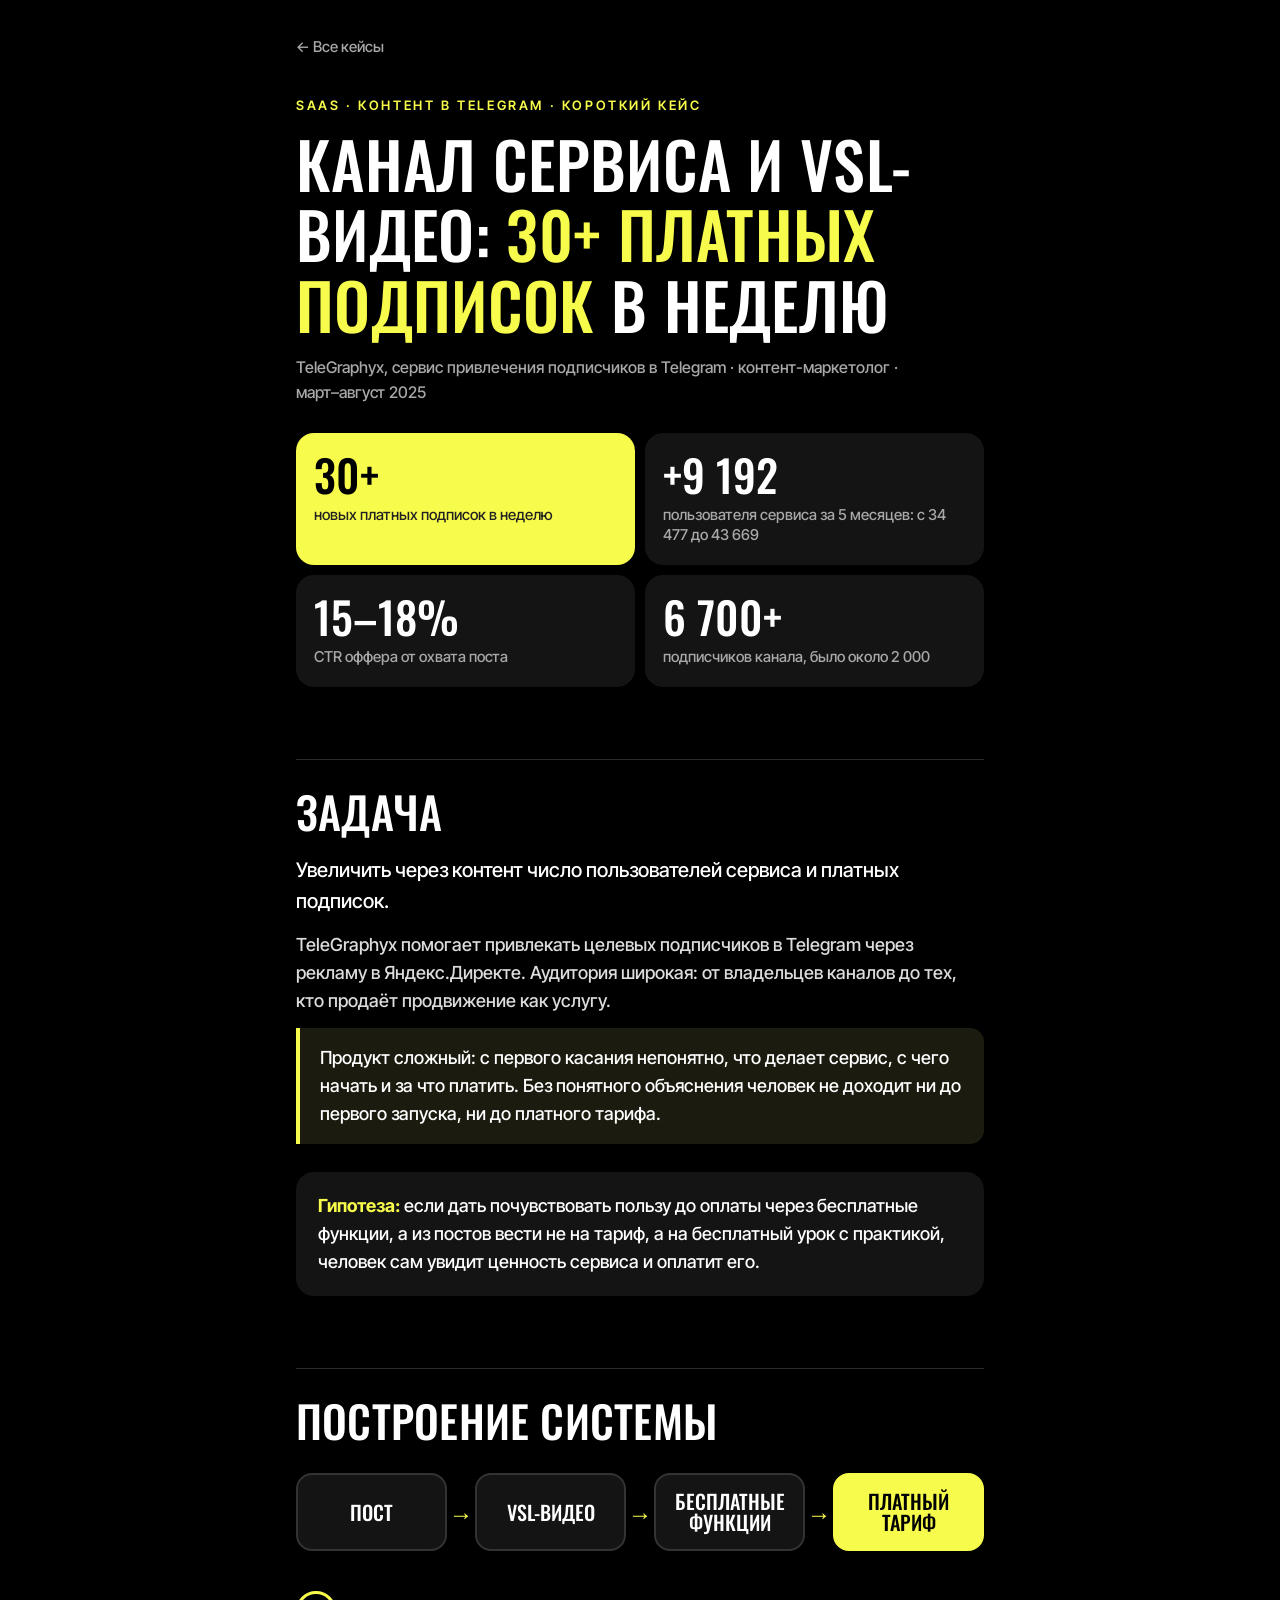
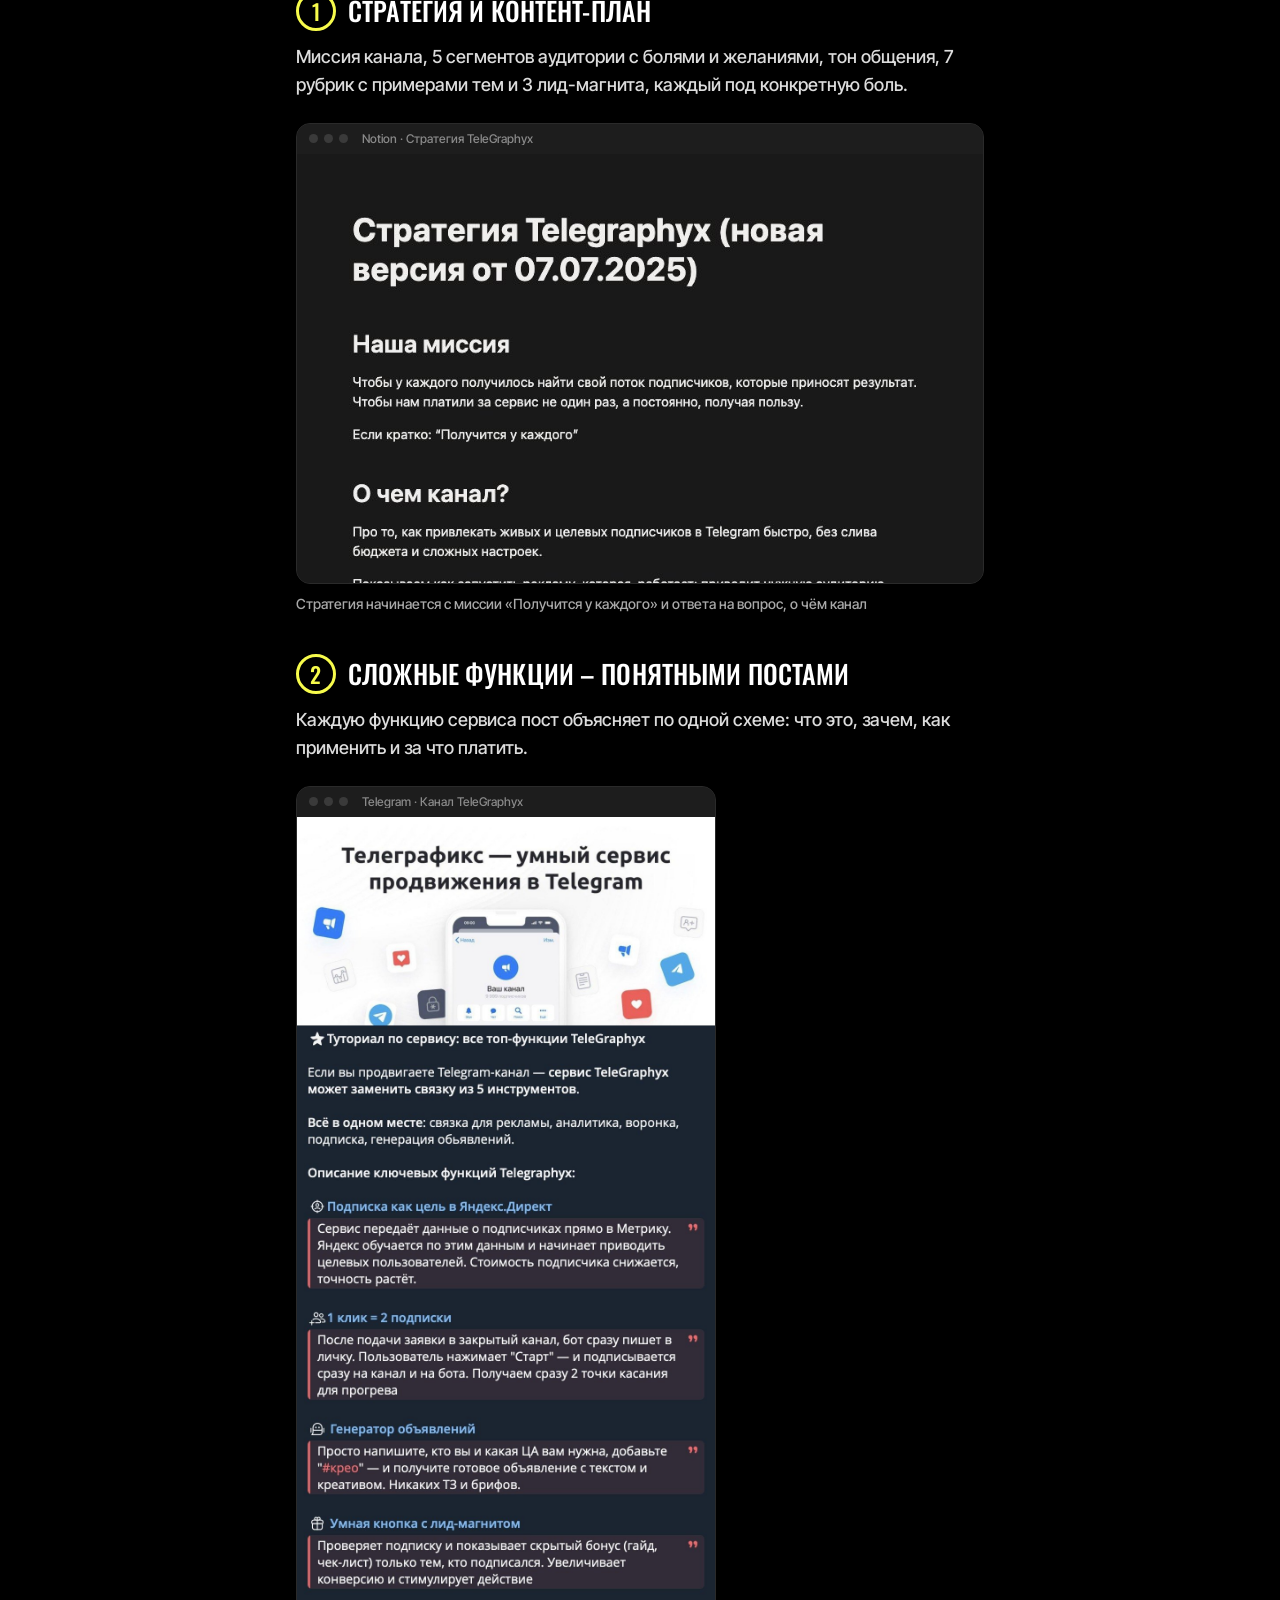
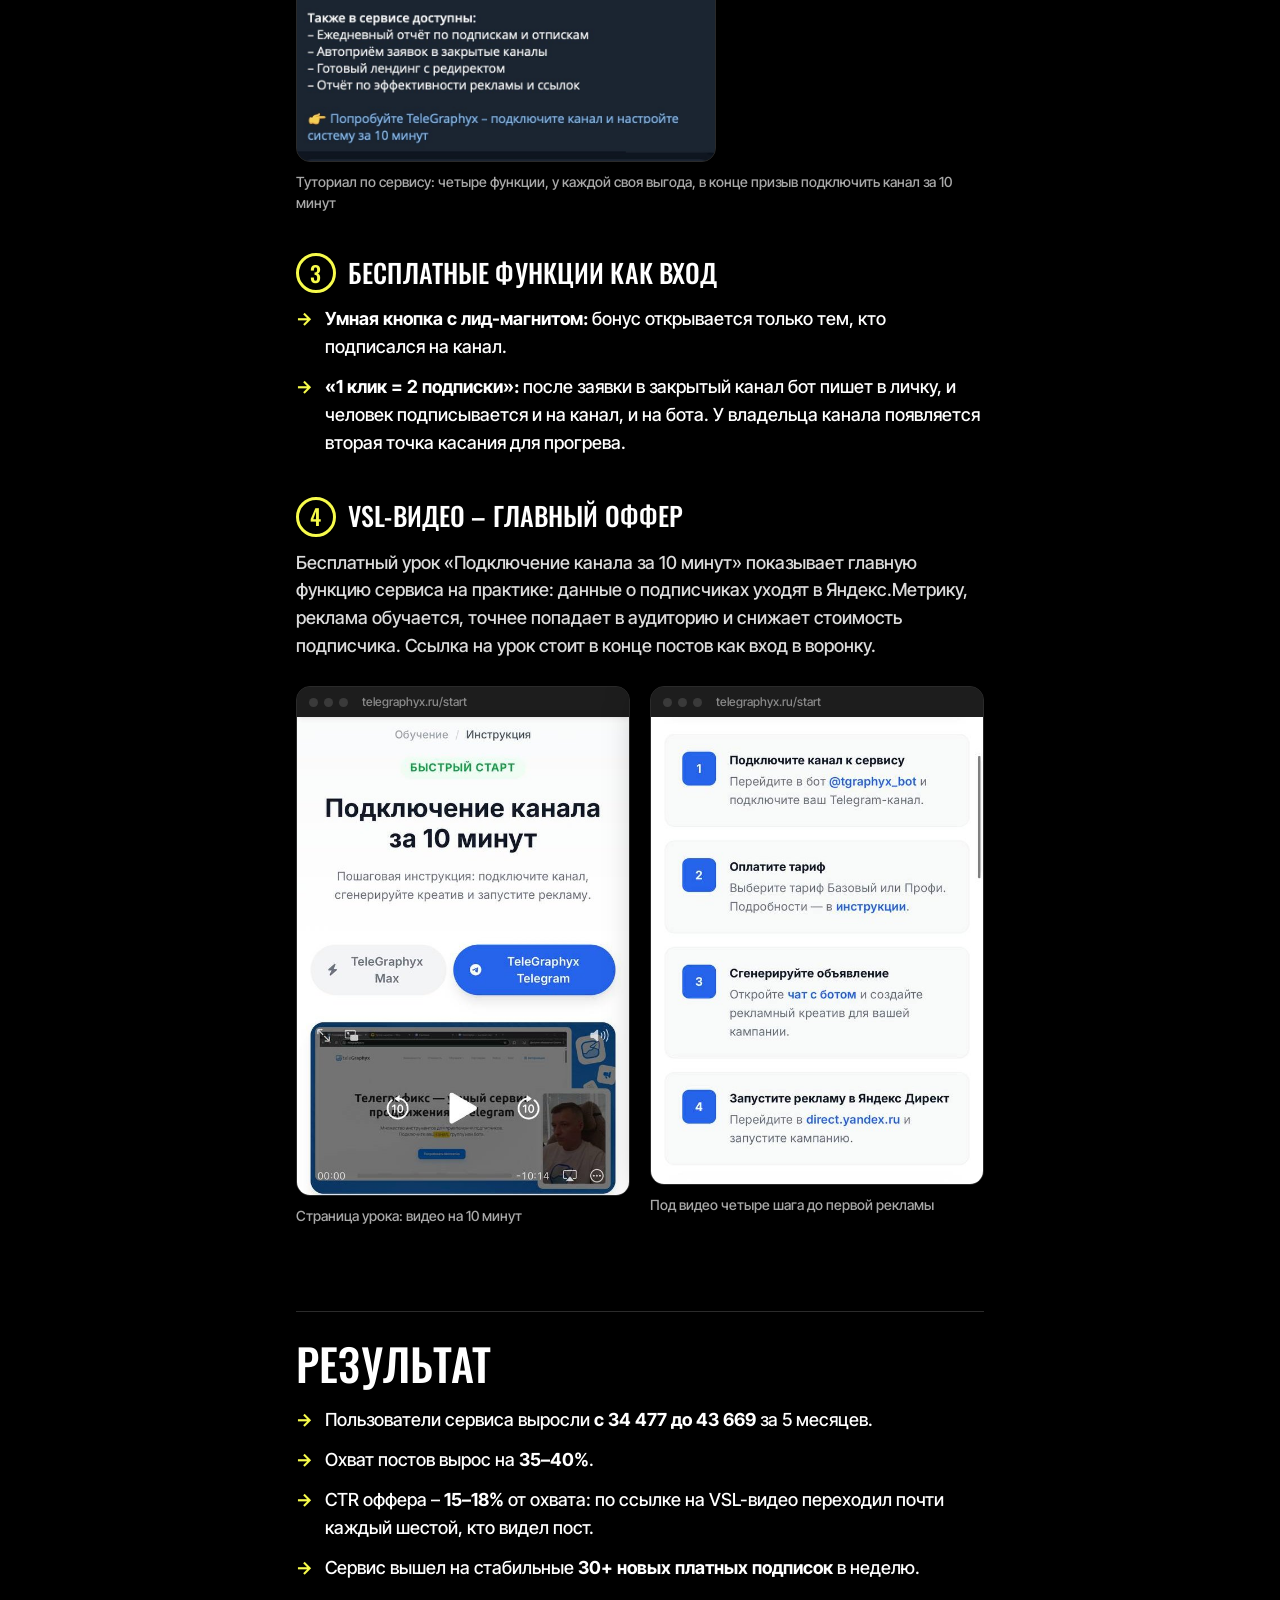
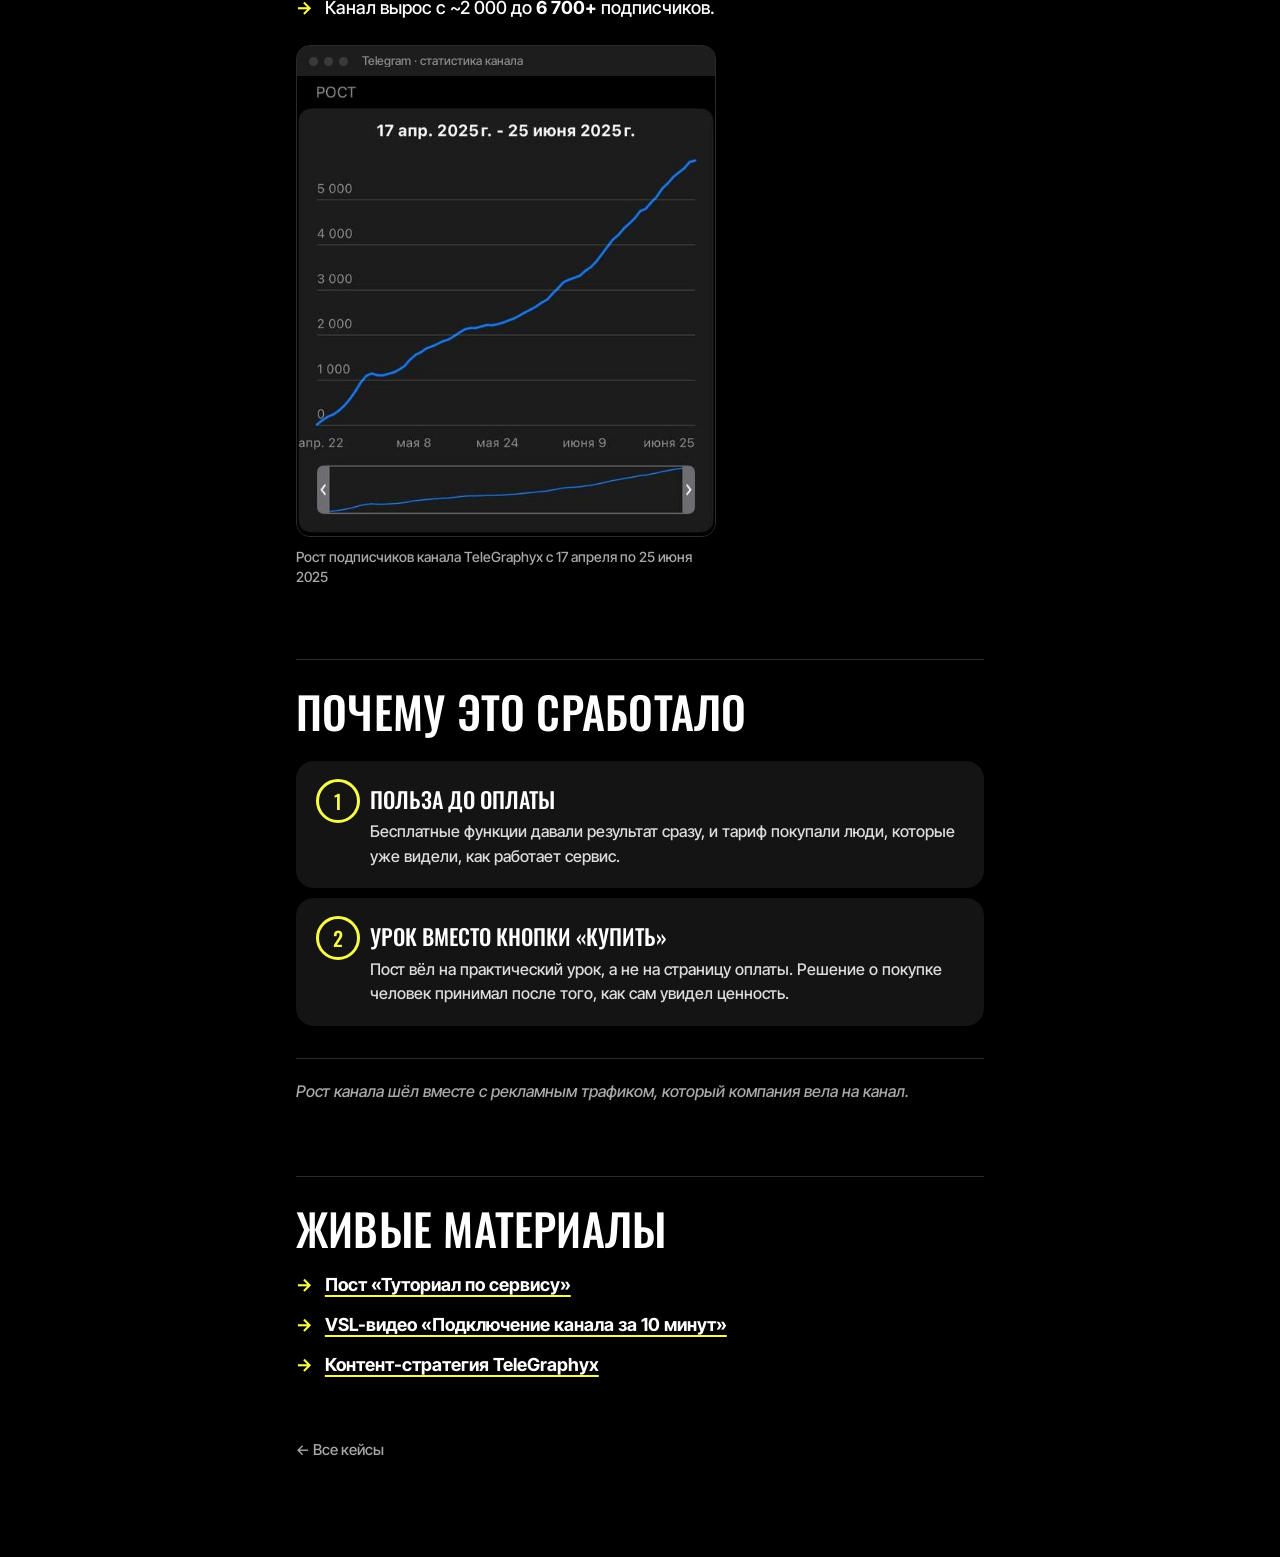
<file: cases/05-telegraphyx/page.html>
<!doctype html>
<html lang="ru">
<head>
  <meta charset="utf-8">
  <meta name="viewport" content="width=device-width, initial-scale=1">
  <title>TeleGraphyx: 30+ платных подписок в неделю</title>
  <meta name="description" content="Короткий кейс: контент канала SaaS-сервиса TeleGraphyx. Пользователи сервиса с 34 477 до 43 669 за 5 месяцев, CTR оффера 15–18%, 30+ платных подписок в неделю.">
  <link rel="preconnect" href="https://fonts.googleapis.com">
  <link rel="preconnect" href="https://fonts.gstatic.com" crossorigin>
  <link href="https://fonts.googleapis.com/css2?family=Inter+Tight:wght@500;600;700&family=Oswald:wght@500&display=swap" rel="stylesheet">
  <link rel="stylesheet" href="../../styles.css?v=4">
</head>
<body>
<main class="wrap page">
  <a class="back" href="../../index.html#cases">← Все кейсы</a>

  <p class="kicker">SaaS · контент в Telegram · короткий кейс</p>
  <h1>Канал сервиса и VSL-видео: <span class="y">30+ платных подписок</span> в неделю</h1>
  <p class="context">
    <span>TeleGraphyx, сервис привлечения подписчиков в Telegram</span> ·
    <span>контент-маркетолог</span> ·
    <span>март–август 2025</span>
  </p>

  <ul class="metrics">
    <li><b>30+</b><span>новых платных подписок в неделю</span></li>
    <li><b>+9 192</b><span>пользователя сервиса за 5 месяцев: с 34 477 до 43 669</span></li>
    <li><b>15–18%</b><span>CTR оффера от охвата поста</span></li>
    <li><b>6 700+</b><span>подписчиков канала, было около 2 000</span></li>
  </ul>

  <h2>Задача</h2>
  <p class="lead">Увеличить через контент число пользователей сервиса и платных подписок.</p>
  <p>TeleGraphyx помогает привлекать целевых подписчиков в Telegram через рекламу в Яндекс.Директе. Аудитория широкая: от владельцев каналов до тех, кто продаёт продвижение как услугу.</p>
  <p class="hl">Продукт сложный: с первого касания непонятно, что делает сервис, с чего начать и за что платить. Без понятного объяснения человек не доходит ни до первого запуска, ни до платного тарифа.</p>
  <div class="bridge"><b>Гипотеза:</b> если дать почувствовать пользу до оплаты через бесплатные функции, а из постов вести не на тариф, а на бесплатный урок с практикой, человек сам увидит ценность сервиса и оплатит его.</div>

  <h2>Построение системы</h2>
  <ol class="path" aria-label="Путь пользователя">
    <li>Пост</li><li class="arr" aria-hidden="true">→</li>
    <li>VSL-видео</li><li class="arr" aria-hidden="true">→</li>
    <li>Бесплатные функции</li><li class="arr" aria-hidden="true">→</li>
    <li>Платный тариф</li>
  </ol>

  <h3><span class="n">1</span>Стратегия и контент-план</h3>
  <p>Миссия канала, 5 сегментов аудитории с болями и желаниями, тон общения, 7 рубрик с примерами тем и 3 лид-магнита, каждый под конкретную боль.</p>
  <figure><div class="shot"><div class="shot__bar"><i></i><i></i><i></i><span>Notion · Стратегия TeleGraphyx</span></div>
    <img src="assets/shot-00-strategiya.jpg" alt="Первая страница контент-стратегии TeleGraphyx: миссия и тема канала" loading="lazy" width="840" height="525"></div>
    <figcaption>Стратегия начинается с миссии «Получится у каждого» и ответа на вопрос, о чём канал</figcaption></figure>

  <h3><span class="n">2</span>Сложные функции – понятными постами</h3>
  <p>Каждую функцию сервиса пост объясняет по одной схеме: что это, зачем, как применить и за что платить.</p>
  <figure><div class="shot shot--tg"><div class="shot__bar"><i></i><i></i><i></i><span>Telegram · Канал TeleGraphyx</span></div>
    <img src="assets/shot-01-tutorial.jpg" alt="Пост «Туториал по сервису»: четыре ключевые функции TeleGraphyx и выгода каждой" loading="lazy" width="946" height="2138"></div>
    <figcaption>Туториал по сервису: четыре функции, у каждой своя выгода, в конце призыв подключить канал за 10 минут</figcaption></figure>

  <h3><span class="n">3</span>Бесплатные функции как вход</h3>
  <ul class="steps">
    <li><b>Умная кнопка с лид-магнитом:</b> бонус открывается только тем, кто подписался на канал.</li>
    <li><b>«1 клик = 2 подписки»:</b> после заявки в закрытый канал бот пишет в личку, и человек подписывается и на канал, и на бота. У владельца канала появляется вторая точка касания для прогрева.</li>
  </ul>

  <h3><span class="n">4</span>VSL-видео – главный оффер</h3>
  <p>Бесплатный урок «Подключение канала за 10 минут» показывает главную функцию сервиса на практике: данные о подписчиках уходят в Яндекс.Метрику, реклама обучается, точнее попадает в аудиторию и снижает стоимость подписчика. Ссылка на урок стоит в конце постов как вход в воронку.</p>
  <div class="pair">
    <figure><div class="shot"><div class="shot__bar"><i></i><i></i><i></i><span>telegraphyx.ru/start</span></div>
      <img src="assets/shot-02-vsl.jpg" alt="Страница «Подключение канала за 10 минут» с видео-уроком" loading="lazy" width="590" height="850"></div>
      <figcaption>Страница урока: видео на 10 минут</figcaption></figure>
    <figure><div class="shot"><div class="shot__bar"><i></i><i></i><i></i><span>telegraphyx.ru/start</span></div>
      <img src="assets/shot-03-vsl-shagi.jpg" alt="Четыре шага под видео: подключить канал, оплатить тариф, сгенерировать объявление, запустить рекламу" loading="lazy" width="590" height="830"></div>
      <figcaption>Под видео четыре шага до первой рекламы</figcaption></figure>
  </div>

  <h2>Результат</h2>
  <ul class="steps">
    <li>Пользователи сервиса выросли <b>с 34 477 до 43 669</b> за 5 месяцев.</li>
    <li>Охват постов вырос на <b>35–40%</b>.</li>
    <li>CTR оффера – <b>15–18%</b> от охвата: по ссылке на VSL-видео переходил почти каждый шестой, кто видел пост.</li>
    <li>Сервис вышел на стабильные <b>30+ новых платных подписок</b> в неделю.</li>
    <li>Канал вырос с ~2 000 до <b>6 700+</b> подписчиков.</li>
  </ul>
  <figure style="max-width:420px"><div class="shot"><div class="shot__bar"><i></i><i></i><i></i><span>Telegram · статистика канала</span></div>
    <img src="assets/shot-04-rost.jpg" alt="График роста подписчиков канала TeleGraphyx с 17 апреля по 25 июня 2025" loading="lazy" width="546" height="600"></div>
    <figcaption>Рост подписчиков канала TeleGraphyx с 17 апреля по 25 июня 2025</figcaption></figure>

  <h2>Почему это сработало</h2>
  <ol class="why">
    <li><h4>Польза до оплаты</h4><p>Бесплатные функции давали результат сразу, и тариф покупали люди, которые уже видели, как работает сервис.</p></li>
    <li><h4>Урок вместо кнопки «купить»</h4><p>Пост вёл на практический урок, а не на страницу оплаты. Решение о покупке человек принимал после того, как сам увидел ценность.</p></li>
  </ol>
  <p class="aside"><i>Рост канала шёл вместе с рекламным трафиком, который компания вела на канал.</i></p>

  <h2>Живые материалы</h2>
  <ul class="steps">
    <li><a href="https://t.me/tgx214573/12" target="_blank" rel="noopener">Пост «Туториал по сервису»</a></li>
    <li><a href="https://telegraphyx.ru/start" target="_blank" rel="noopener">VSL-видео «Подключение канала за 10 минут»</a></li>
    <li><a href="https://app.notion.com/p/Telegraphyx-07-07-2025-24cda1b2665480d98c3ce3ca45c8fbd5" target="_blank" rel="noopener">Контент-стратегия TeleGraphyx</a></li>
  </ul>

  <p style="margin-top:56px"><a class="back" href="../../index.html#cases" style="margin:0">← Все кейсы</a></p>
</main>
</body>
</html>
</file>
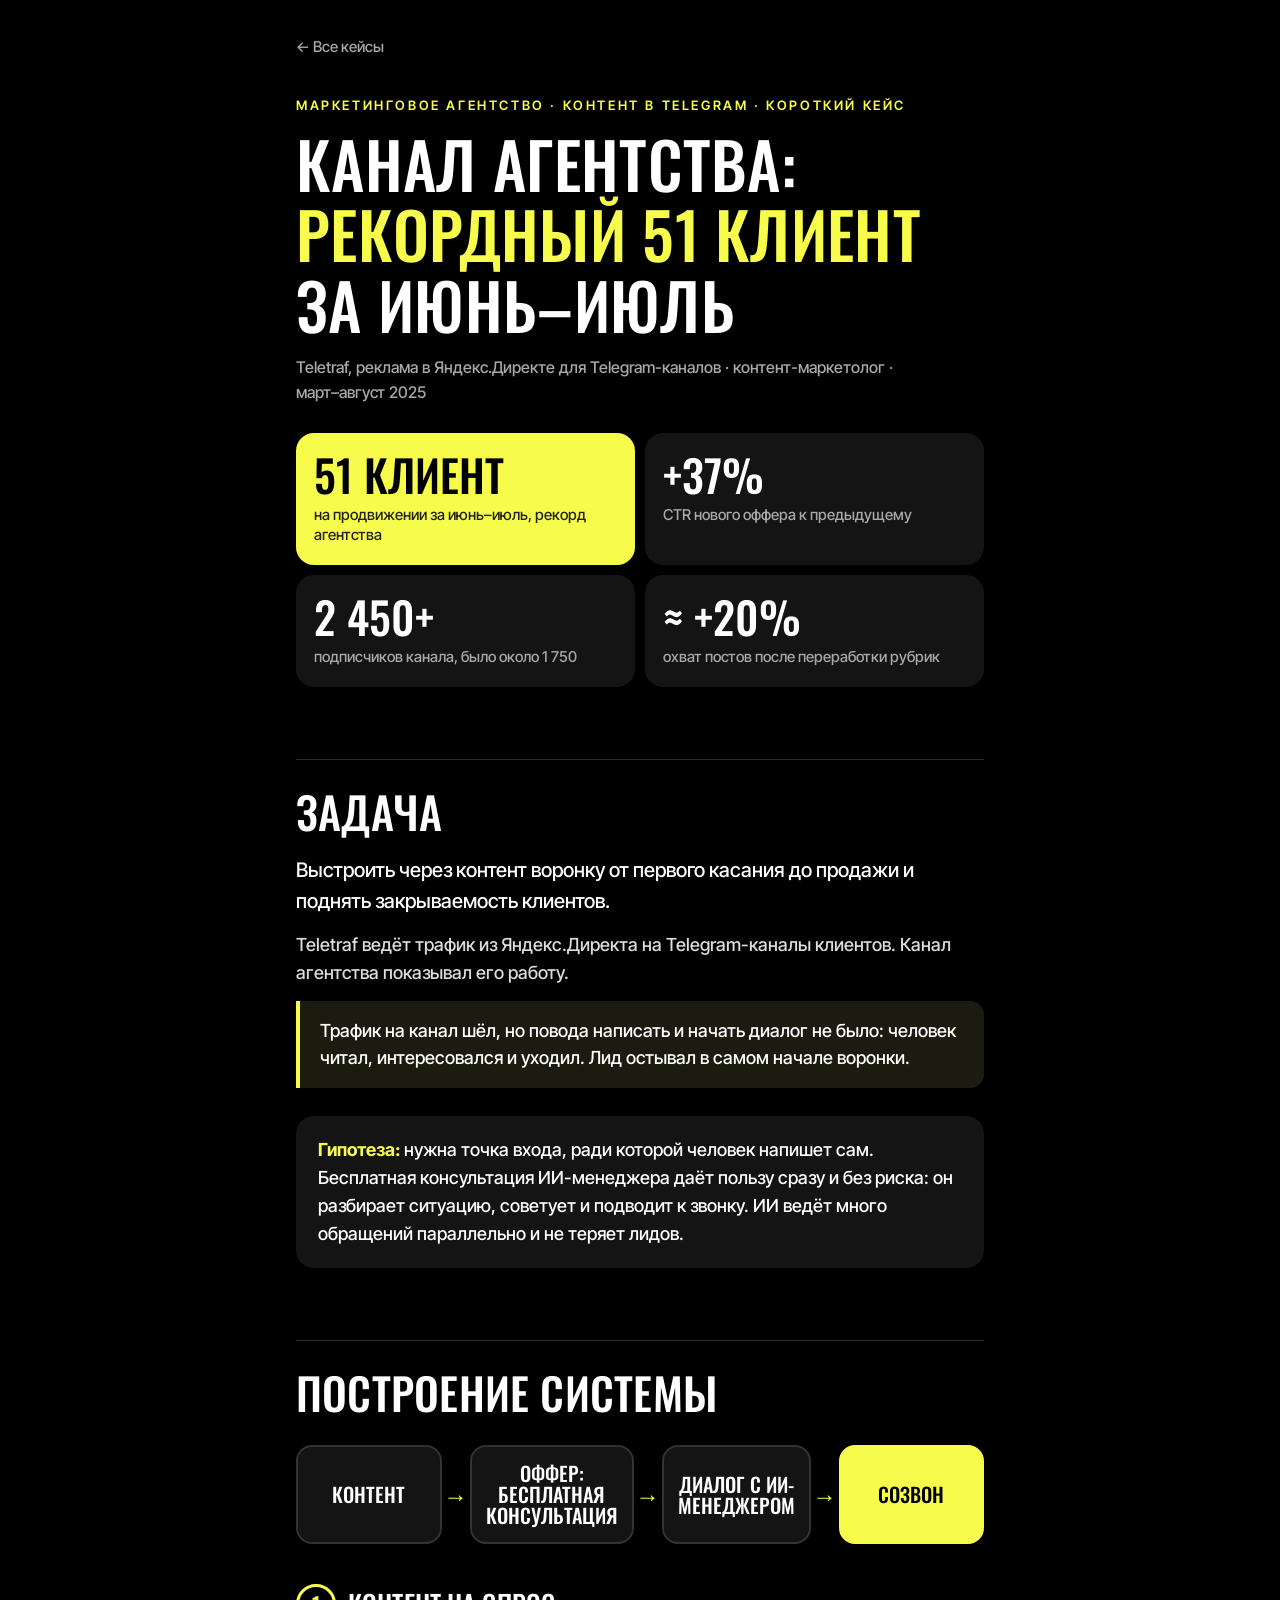
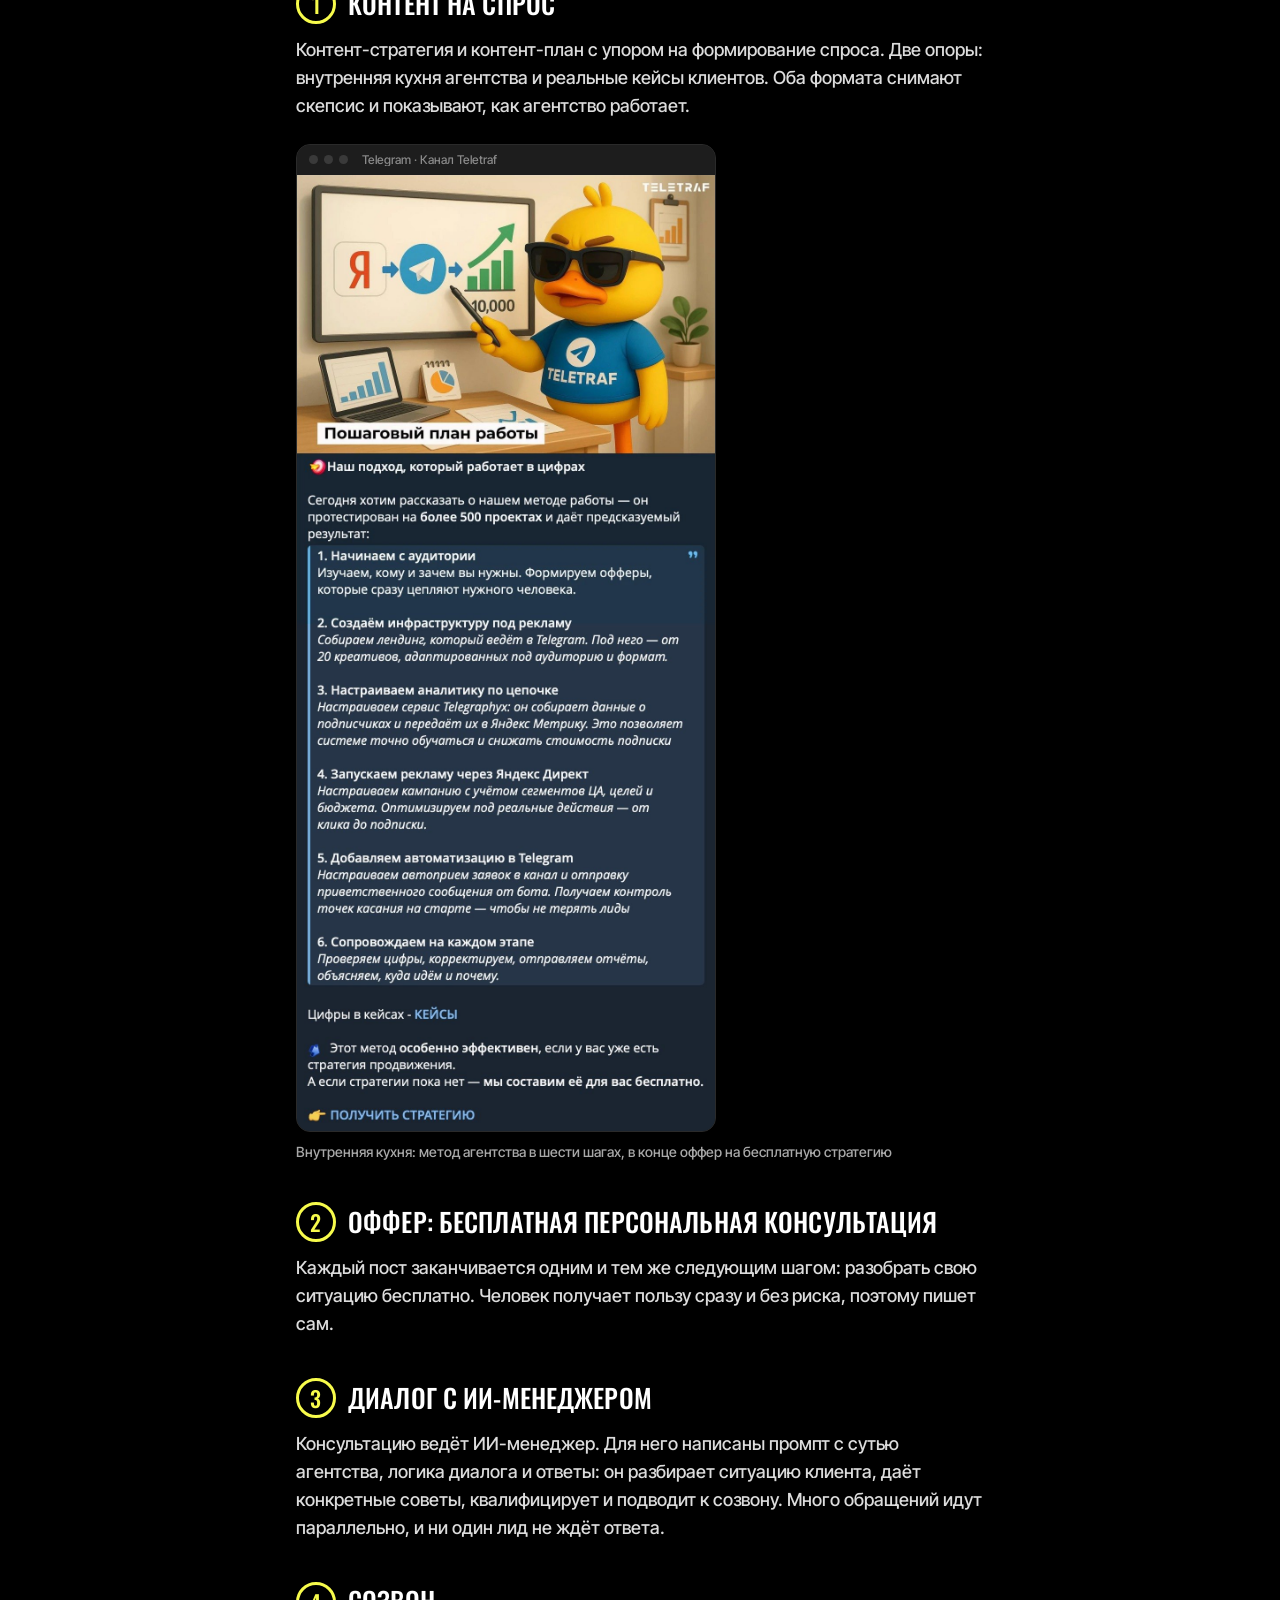
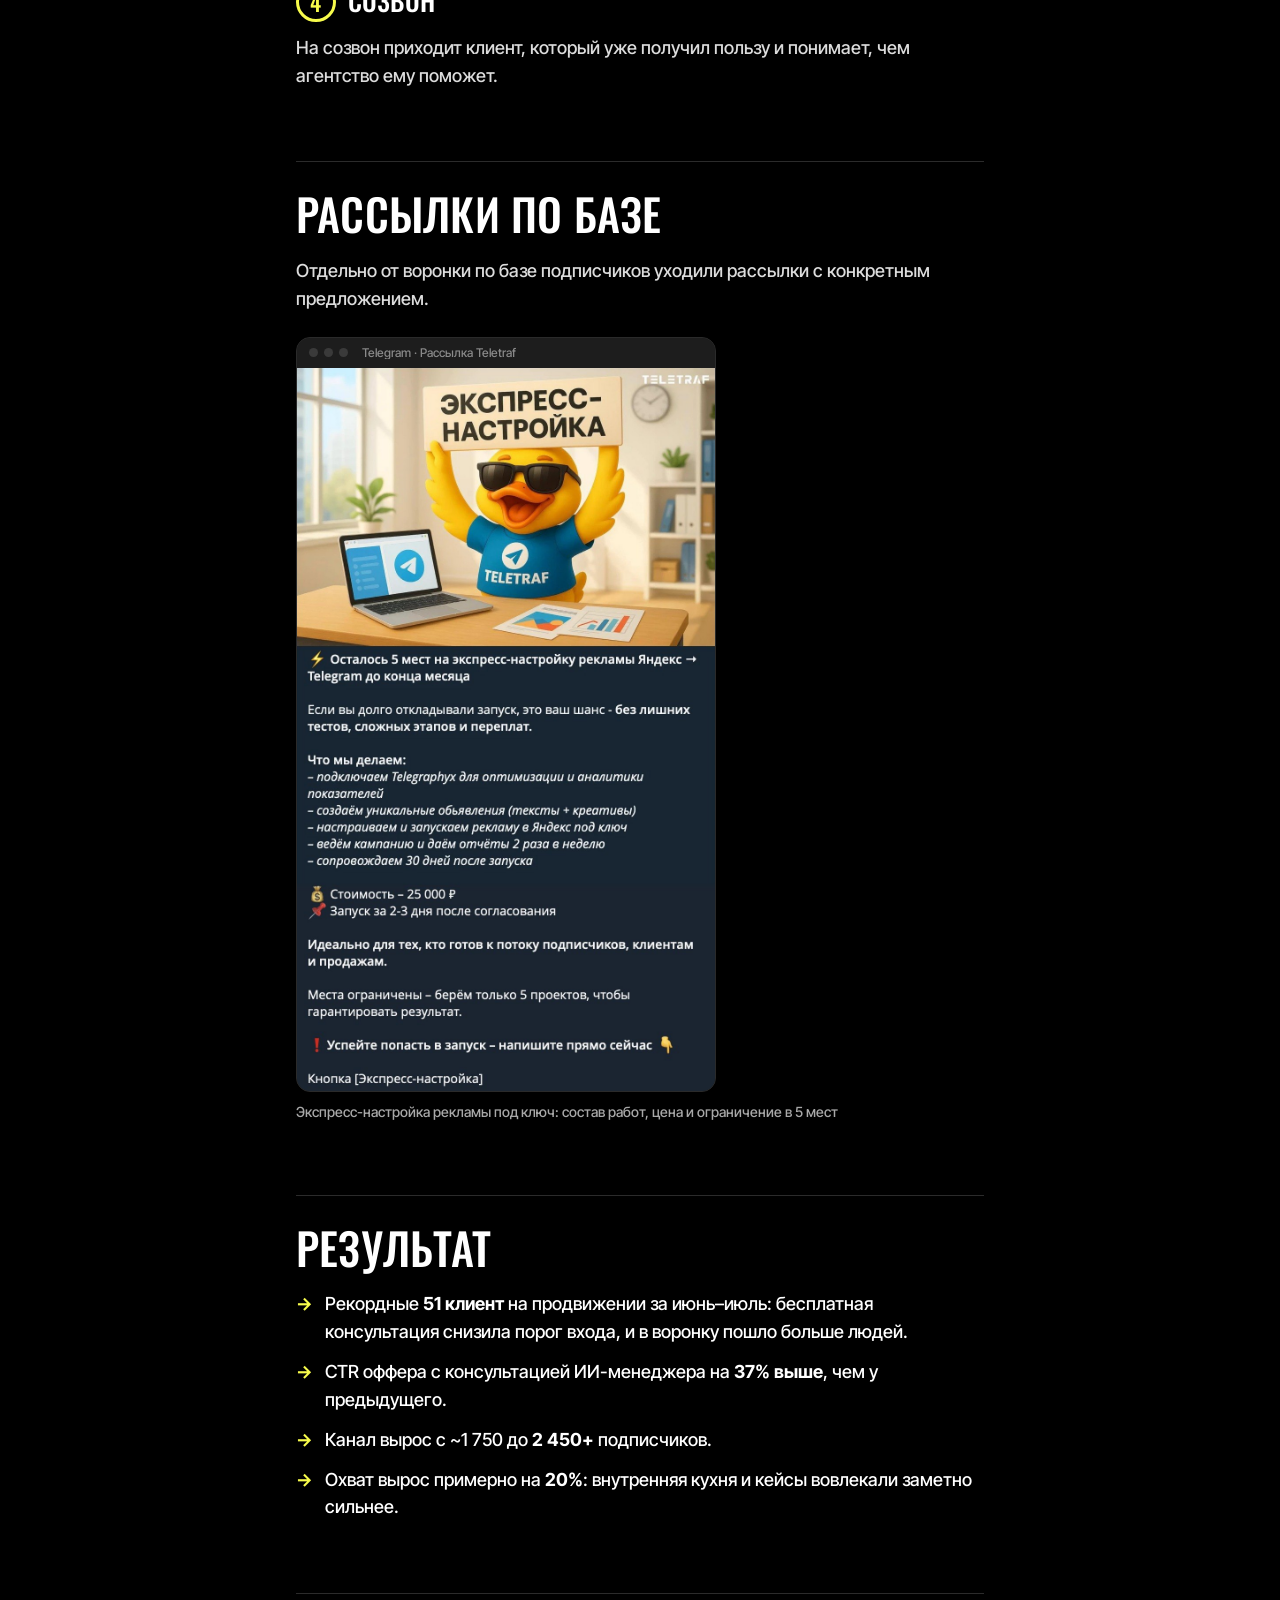
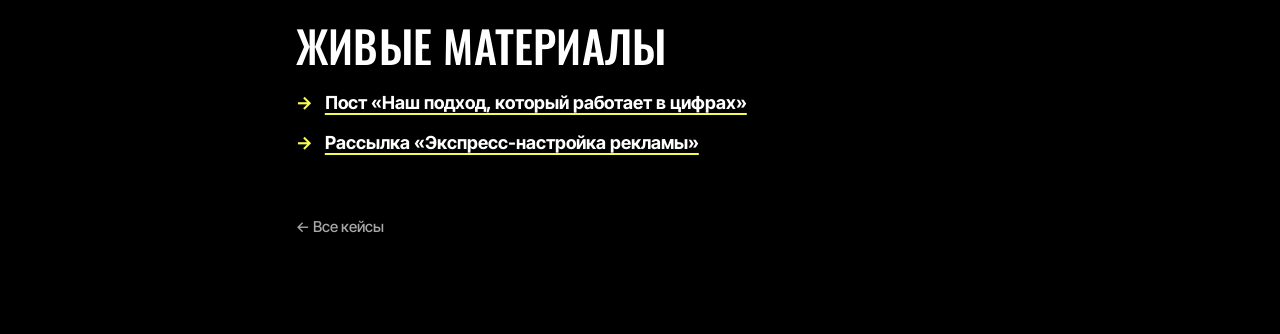
<file: cases/06-teletraf/page.html>
<!doctype html>
<html lang="ru">
<head>
  <meta charset="utf-8">
  <meta name="viewport" content="width=device-width, initial-scale=1">
  <title>Teletraf: рекордный 51 клиент за июнь–июль</title>
  <meta name="description" content="Короткий кейс: контент канала маркетингового агентства Teletraf. Бесплатная консультация ИИ-менеджера как вход в воронку, CTR оффера на 37% выше, рекордный 51 клиент за июнь–июль.">
  <link rel="preconnect" href="https://fonts.googleapis.com">
  <link rel="preconnect" href="https://fonts.gstatic.com" crossorigin>
  <link href="https://fonts.googleapis.com/css2?family=Inter+Tight:wght@500;600;700&family=Oswald:wght@500&display=swap" rel="stylesheet">
  <link rel="stylesheet" href="../../styles.css?v=4">
</head>
<body>
<main class="wrap page">
  <a class="back" href="../../index.html#cases">← Все кейсы</a>

  <p class="kicker">Маркетинговое агентство · контент в Telegram · короткий кейс</p>
  <h1>Канал агентства: <span class="y">рекордный 51 клиент</span> за июнь–июль</h1>
  <p class="context">
    <span>Teletraf, реклама в Яндекс.Директе для Telegram-каналов</span> ·
    <span>контент-маркетолог</span> ·
    <span>март–август 2025</span>
  </p>

  <ul class="metrics">
    <li><b>51 клиент</b><span>на продвижении за июнь–июль, рекорд агентства</span></li>
    <li><b>+37%</b><span>CTR нового оффера к предыдущему</span></li>
    <li><b>2 450+</b><span>подписчиков канала, было около 1 750</span></li>
    <li><b>≈ +20%</b><span>охват постов после переработки рубрик</span></li>
  </ul>

  <h2>Задача</h2>
  <p class="lead">Выстроить через контент воронку от первого касания до продажи и поднять закрываемость клиентов.</p>
  <p>Teletraf ведёт трафик из Яндекс.Директа на Telegram-каналы клиентов. Канал агентства показывал его работу.</p>
  <p class="hl">Трафик на канал шёл, но повода написать и начать диалог не было: человек читал, интересовался и уходил. Лид остывал в самом начале воронки.</p>
  <div class="bridge"><b>Гипотеза:</b> нужна точка входа, ради которой человек напишет сам. Бесплатная консультация ИИ-менеджера даёт пользу сразу и без риска: он разбирает ситуацию, советует и подводит к звонку. ИИ ведёт много обращений параллельно и не теряет лидов.</div>

  <h2>Построение системы</h2>
  <ol class="path" aria-label="Путь клиента">
    <li>Контент</li><li class="arr" aria-hidden="true">→</li>
    <li>Оффер: бесплатная консультация</li><li class="arr" aria-hidden="true">→</li>
    <li>Диалог с ИИ-менеджером</li><li class="arr" aria-hidden="true">→</li>
    <li>Созвон</li>
  </ol>

  <h3><span class="n">1</span>Контент на спрос</h3>
  <p>Контент-стратегия и контент-план с упором на формирование спроса. Две опоры: внутренняя кухня агентства и реальные кейсы клиентов. Оба формата снимают скепсис и показывают, как агентство работает.</p>
  <figure><div class="shot shot--tg"><div class="shot__bar"><i></i><i></i><i></i><span>Telegram · Канал Teletraf</span></div>
    <img src="assets/shot-01-podhod.jpg" alt="Пост «Наш подход, который работает в цифрах»: шесть шагов работы агентства и оффер на бесплатную стратегию" loading="lazy" width="946" height="2164"></div>
    <figcaption>Внутренняя кухня: метод агентства в шести шагах, в конце оффер на бесплатную стратегию</figcaption></figure>

  <h3><span class="n">2</span>Оффер: бесплатная персональная консультация</h3>
  <p>Каждый пост заканчивается одним и тем же следующим шагом: разобрать свою ситуацию бесплатно. Человек получает пользу сразу и без риска, поэтому пишет сам.</p>

  <h3><span class="n">3</span>Диалог с ИИ-менеджером</h3>
  <p>Консультацию ведёт ИИ-менеджер. Для него написаны промпт с сутью агентства, логика диалога и ответы: он разбирает ситуацию клиента, даёт конкретные советы, квалифицирует и подводит к созвону. Много обращений идут параллельно, и ни один лид не ждёт ответа.</p>

  <h3><span class="n">4</span>Созвон</h3>
  <p>На созвон приходит клиент, который уже получил пользу и понимает, чем агентство ему поможет.</p>

  <h2>Рассылки по базе</h2>
  <p>Отдельно от воронки по базе подписчиков уходили рассылки с конкретным предложением.</p>
  <figure><div class="shot shot--tg"><div class="shot__bar"><i></i><i></i><i></i><span>Telegram · Рассылка Teletraf</span></div>
    <img src="assets/shot-02-rassylka.jpg" alt="Рассылка: экспресс-настройка рекламы Яндекс → Telegram за 25 000 ₽, 5 мест до конца месяца" loading="lazy" width="946" height="1638"></div>
    <figcaption>Экспресс-настройка рекламы под ключ: состав работ, цена и ограничение в 5 мест</figcaption></figure>

  <h2>Результат</h2>
  <ul class="steps">
    <li>Рекордные <b>51 клиент</b> на продвижении за июнь–июль: бесплатная консультация снизила порог входа, и в воронку пошло больше людей.</li>
    <li>CTR оффера с консультацией ИИ-менеджера на <b>37% выше</b>, чем у предыдущего.</li>
    <li>Канал вырос с ~1 750 до <b>2 450+</b> подписчиков.</li>
    <li>Охват вырос примерно на <b>20%</b>: внутренняя кухня и кейсы вовлекали заметно сильнее.</li>
  </ul>

  <h2>Живые материалы</h2>
  <ul class="steps">
    <li><a href="https://t.me/tltraf74849284/5" target="_blank" rel="noopener">Пост «Наш подход, который работает в цифрах»</a></li>
    <li><a href="https://t.me/tltraf74849284/14" target="_blank" rel="noopener">Рассылка «Экспресс-настройка рекламы»</a></li>
  </ul>

  <p style="margin-top:56px"><a class="back" href="../../index.html#cases" style="margin:0">← Все кейсы</a></p>
</main>
</body>
</html>
</file>
<file: styles.css>
/* Портфолио: общие стили. Палитра и шрифты — система Yellow Marker
   (чёрный фон, один жёлтый акцент, узкий капс в заголовках).
   Перекрашивать только через :root. */
:root{
  --bg:#000; --ink:#fff; --ink-soft:#a8a8a8; --line:#2b2b2b;
  --y:#F7FB4B;                       /* единственный акцент: итог, главное, кнопка */
  --d:#141414; --d2:#222;            /* карточки и плашки на чёрном */
  --bad:#ff7a7a;                     /* только «плохо / было» */
  --card-ink:#141414; --card-graphite:#262626; --card-white:#fff; --card-yellow:var(--y);
  --radius:22px; --gap:24px; --col:720px; --wide:1040px;
  --font-head:"Oswald","Arial Narrow",Impact,sans-serif;
  --font-text:"Inter Tight",system-ui,-apple-system,"Segoe UI",sans-serif;
}
*{box-sizing:border-box}
html{color-scheme:dark}
body{margin:0;background:var(--bg);color:var(--ink);font:500 18px/1.55 var(--font-text);-webkit-font-smoothing:antialiased}
.wrap{max-width:var(--col);margin:0 auto;padding:32px 16px 80px}
h1,h2,h3,.card__title{font-family:var(--font-head);font-weight:500;text-transform:uppercase;line-height:1.1;letter-spacing:.005em;margin:0 0 16px}
a{color:inherit;font-weight:700;text-decoration:underline;text-decoration-color:var(--y);text-decoration-thickness:2px;text-underline-offset:4px}
a:hover{color:var(--y)}
p{margin:0 0 14px;color:#dcdcdc}
b,strong{color:#fff}
.y{color:var(--y)}
.kicker{font:600 13px/1.2 var(--font-text);letter-spacing:.2em;text-transform:uppercase;color:var(--y);margin:0 0 14px}

/* ---------- карточка для ленты ---------- */
.card{border-radius:var(--radius);padding:32px;margin:0 0 var(--gap);background:var(--card-ink);color:#fff}
.card--ink{background:var(--card-ink)}
.card--graphite{background:var(--card-graphite)}
.card--white,.card--yellow{color:#111}
.card--white{background:var(--card-white)}
.card--yellow{background:var(--card-yellow)}
.card--white p,.card--yellow p,.card--white b,.card--yellow b{color:#111}
.card--white .kicker{color:#111}
.card--yellow .kicker{color:#111}
.card__title{font-size:40px}
.card__title .y{color:var(--y)}
.card--white .card__title .y,.card--yellow .card__title .y{color:inherit;background:var(--y);padding:0 .12em}
.card__context{font-size:15px;color:var(--ink-soft);margin:0 0 22px}
.card--white .card__context,.card--yellow .card__context{color:#444}
.card__list{list-style:none;padding:0;margin:22px 0}
.card__list li{margin:0 0 12px;padding-left:1.6em;position:relative}
.card__list li::before{content:"→";position:absolute;left:0;color:var(--y);font-weight:700}
.card--white .card__list li::before,.card--yellow .card__list li::before{color:#111}
.card__quote{margin:24px 0;font-style:italic}
.card__quote cite{display:block;font-style:normal;font-size:14px;opacity:.8;margin-top:8px}
.card__links{margin:0 0 24px;display:flex;flex-wrap:wrap;gap:8px 20px;font-size:16px}
.btn{display:block;text-align:center;padding:18px 20px;border-radius:14px;background:var(--y);color:#000;text-decoration:none;font:500 20px/1 var(--font-head);text-transform:uppercase;letter-spacing:.03em}
.btn:hover{color:#000;filter:brightness(.92)}
.card--yellow .btn{background:#000;color:var(--y)}

/* ---------- картинки ---------- */
figure{margin:24px 0}
figure img{width:100%;height:auto;display:block}
figcaption{font-size:14px;color:var(--ink-soft);margin-top:10px;line-height:1.45}
.shot{border-radius:14px;overflow:hidden;background:#1d1d1d;box-shadow:0 10px 40px rgba(0,0,0,.6);border:1px solid #2a2a2a}
.shot__bar{display:flex;align-items:center;gap:6px;padding:9px 12px;background:#1d1d1d;font:500 12px/1 var(--font-text);color:#8a8a8a;white-space:nowrap;overflow:hidden}
.shot__bar i{flex:none;width:9px;height:9px;border-radius:50%;background:#3a3a3a}
.shot__bar span{margin-left:8px;overflow:hidden;text-overflow:ellipsis}
.shot-placeholder{border:2px dashed currentColor;border-radius:12px;padding:32px;text-align:center;opacity:.6}

/* ---------- страница кейса ---------- */
.page h1{font-size:clamp(40px,7vw,64px);line-height:1.1}
.page h1 .y{color:var(--y)}
.page h2{font-size:clamp(32px,5vw,44px);margin:72px 0 18px;padding-top:28px;border-top:1px solid var(--line)}
.page h3{font-size:26px;margin:40px 0 12px;display:flex;align-items:center;gap:12px}
.page h3 .n{flex:none;width:40px;height:40px;border:3px solid var(--y);border-radius:50%;display:inline-flex;align-items:center;justify-content:center;font-size:22px;color:var(--y)}
.context{color:var(--ink-soft);font-size:16px;margin:0 0 28px}
.context span{white-space:nowrap}
.metrics{display:grid;grid-template-columns:repeat(2,1fr);gap:10px;list-style:none;padding:0;margin:28px 0 10px}
.source{font-size:14px;color:var(--ink-soft);margin:0 0 20px}

/* было → стало */
.shift{border-radius:18px;overflow:hidden;margin:24px 0;font-size:16px}
.shift__head,.shift__row{display:grid;grid-template-columns:1fr 1.4fr}
.shift__head span{font:600 12px/1 var(--font-text);letter-spacing:.2em;text-transform:uppercase;padding:14px 18px;background:var(--d2);color:var(--ink-soft)}
.shift__head span:last-child{background:var(--y);color:#000}
.shift__row span{padding:14px 18px;border-top:1px solid var(--line)}
.shift__row span:first-child{background:var(--d);color:#8a8a8a;text-decoration:line-through;text-decoration-color:var(--bad)}
.shift__row span:last-child{background:#1b1b10;color:#fff;font-weight:600}
.metrics li{background:var(--d);border-radius:18px;padding:20px 18px}
.metrics li:first-child{background:var(--y);color:#000}
.metrics li:first-child span{color:#222}
.metrics b{display:block;white-space:nowrap;font:500 clamp(34px,5vw,44px)/1 var(--font-head);text-transform:uppercase;margin-bottom:8px;color:inherit}
.metrics span{font-size:15px;color:var(--ink-soft);display:block;line-height:1.35}
.page ul.steps{list-style:none;padding:0;margin:0 0 16px}
.page ul.steps li{margin:0 0 12px;padding-left:1.6em;position:relative}
.page ul.steps li::before{content:"→";position:absolute;left:0;color:var(--y);font-weight:700}
.page blockquote{margin:24px 0;padding:0 0 0 20px;border-left:4px solid var(--y);font-style:italic}
.page blockquote cite{display:block;font-style:normal;font-size:14px;color:var(--ink-soft);margin-top:8px}
.bridge{background:var(--d);border-radius:18px;padding:20px 22px;margin:28px 0;font-size:18px}
.bridge b{color:var(--y)}
.lead{font-size:20px;color:#fff}
.back{font-size:15px;text-decoration:none;color:var(--ink-soft);font-weight:500;display:inline-block;margin-bottom:40px}
.wide{width:min(var(--wide),calc(100vw - 32px));margin-left:50%;transform:translateX(-50%)}
.pair{display:grid;grid-template-columns:1fr 1fr;gap:20px}
.pair figure{margin:12px 0}

/* схемы-рисунки (inline SVG) */
.art{width:100%;height:auto;display:block;margin:28px 0 8px;overflow:visible}
.art .s{fill:none;stroke:#fff;stroke-width:4;stroke-linecap:round;stroke-linejoin:round}
.art .sg{fill:none;stroke:#555;stroke-width:4;stroke-linecap:round;stroke-linejoin:round}
.art .sy{fill:none;stroke:var(--y);stroke-width:4;stroke-linecap:round;stroke-linejoin:round}
.art .fy{fill:var(--y);stroke:var(--y);stroke-width:4}
.art .fg{fill:#2a2a2a;stroke:#555;stroke-width:4}
.art text{font-family:var(--font-head);font-weight:500;fill:#fff;text-transform:uppercase}
.art text.k{fill:#000}
.art text.g{fill:#8a8a8a}

/* вопросы пациента — белая плашка «из жизни» */
.plate{background:#fff;color:#111;border-radius:22px;padding:24px;margin:28px 0}
.plate .tag{font:600 12px/1 var(--font-text);letter-spacing:.2em;text-transform:uppercase;color:#777;margin:0 0 16px}
.bubbles{display:flex;flex-wrap:wrap;gap:10px}
.bubbles span{background:#f1f1f1;border-radius:18px 18px 18px 4px;padding:10px 16px;font-size:17px;font-weight:600}

/* путь пациента */
.path{display:flex;align-items:stretch;gap:0;margin:28px 0;list-style:none;padding:0}
.path li{flex:1;background:var(--d);border:2px solid #333;border-radius:16px;padding:16px 14px;font:500 20px/1.05 var(--font-head);text-transform:uppercase;text-align:center;display:flex;align-items:center;justify-content:center}
.path li:last-child{background:var(--y);border-color:var(--y);color:#000}
.path .arr{flex:0 0 28px;background:none;border:0;padding:0;color:var(--y);font-size:24px}

/* было / стало */
.vs{display:grid;grid-template-columns:1fr 1fr;gap:10px;margin:24px 0}
.vs div{border-radius:18px;padding:18px;background:var(--d)}
.vs div:last-child{background:var(--y);color:#000}
.vs div:last-child b{color:#000}
.vs .tag{font:600 12px/1 var(--font-text);letter-spacing:.2em;text-transform:uppercase;margin:0 0 10px;opacity:.7}
.vs p{margin:0;font-size:16px;color:inherit}

/* карта системы: повторяется перед каждым шагом, текущий шаг жёлтый */
.map{display:flex;flex-wrap:wrap;gap:6px;list-style:none;padding:0;margin:0 0 14px;counter-reset:m}
.map li{counter-increment:m;font:500 14px/1 var(--font-head);text-transform:uppercase;letter-spacing:.03em;padding:8px 12px;border-radius:999px;border:1.5px solid #333;color:#777}
.map li::before{content:counter(m) "  "}
.map li.on{background:var(--y);border-color:var(--y);color:#000}
.map--big li{font-size:18px;padding:12px 16px;color:#fff;border-color:#555}

/* таблицы: страх → ответ, сегмент → оффер */
.tbl{border-radius:18px;overflow:hidden;margin:24px 0;font-size:16px;background:var(--d)}
.tbl__row{display:grid;grid-template-columns:var(--cols,1fr 1.6fr);border-top:1px solid var(--line)}
.tbl__row:first-child{border-top:0}
.tbl__row span{padding:14px 18px}
.tbl__head span{font:600 12px/1.2 var(--font-text);letter-spacing:.18em;text-transform:uppercase;color:var(--ink-soft);background:var(--d2)}
.tbl__row:not(.tbl__head) span:first-child{font-weight:700;color:#fff}
.tbl__row:not(.tbl__head) span:nth-child(2){color:#ddd}
.tbl__row:not(.tbl__head) span:nth-child(3){color:var(--y);font-weight:600}
.tbl--3{--cols:1fr 1.5fr .9fr}

/* почему сработало */
.why{list-style:none;padding:0;margin:24px 0;display:grid;gap:10px;counter-reset:w}
.why li{counter-increment:w;background:var(--d);border-radius:18px;padding:20px 22px 20px 74px;position:relative}
.why li::before{content:counter(w);position:absolute;left:20px;top:18px;width:38px;height:38px;border:3px solid var(--y);border-radius:50%;display:flex;align-items:center;justify-content:center;font:500 20px/1 var(--font-head);color:var(--y)}
.why h4{font:500 22px/1.1 var(--font-head);text-transform:uppercase;margin:6px 0 8px}
.why p{margin:0;font-size:16px}
figure.narrow{max-width:560px}

/* проблемы «было» */
.probs{list-style:none;padding:0;margin:24px 0;display:grid;grid-template-columns:repeat(3,1fr);gap:10px}
.probs li{background:var(--d);border-radius:18px;padding:18px;border-top:4px solid var(--bad)}
.probs h4{font:500 21px/1.1 var(--font-head);text-transform:uppercase;margin:0 0 10px}
.probs h4::before{content:"✕ ";color:var(--bad)}
.probs p{margin:0;font-size:15.5px;color:#cfcfcf}
.probs b{color:#fff}
.hl{background:#1b1b10;border-left:4px solid var(--y);border-radius:0 14px 14px 0;padding:16px 20px;color:#fff}
.mark{background:var(--y);color:#000;padding:0 .2em;box-decoration-break:clone;-webkit-box-decoration-break:clone}

@media(max-width:600px){
  .probs{grid-template-columns:1fr}
  .tbl__row,.tbl--3 .tbl__row{grid-template-columns:1fr}
  .tbl__row span{padding:4px 16px}
  .tbl__row span:first-child{padding-top:14px}
  .tbl__row span:last-child{padding-bottom:14px}
  .tbl__head{display:none}
  .why li{padding:68px 18px 18px}
  .map--big li{font-size:15px}
  body{font-size:17px}
  .card{padding:22px}
  .card__title{font-size:30px}
  .metrics b{font-size:30px}
  .context span{white-space:normal}
  .pair{grid-template-columns:1fr}
  .vs{grid-template-columns:1fr}
  .path{flex-direction:column}
  .path .arr{flex:0 0 26px;transform:rotate(90deg)}
  .page h2{margin-top:56px}
}

/* письмо из цепочки — белая плашка, как в почтовом клиенте */
.mail{background:#fff;color:#111;border-radius:22px;overflow:hidden;margin:20px 0 14px}
.mail__head{display:flex;align-items:baseline;justify-content:space-between;gap:12px;padding:16px 22px;border-bottom:1px solid #e6e6e6;background:#f5f5f5}
.mail__subj{font:600 17px/1.3 var(--font-text);color:#111;margin:0}
.mail__subj small{display:block;font:600 11px/1 var(--font-text);letter-spacing:.18em;text-transform:uppercase;color:#888;margin-bottom:6px}
.mail__day{flex:none;font:500 15px/1 var(--font-head);text-transform:uppercase;background:var(--y);color:#000;padding:7px 10px;border-radius:999px}
.mail__body{padding:18px 22px 20px}
.mail__body p{color:#222;font-size:16px;margin:0 0 10px}
.mail__body p:last-child{margin:0;color:#777}
.mail__body .sub{background:#fbfcd2;padding:0 .2em;border-radius:4px}
.mail__ask{font-weight:700}
.mail-note{font-size:14px;color:var(--ink-soft);margin:0 0 6px}

/* воронка */
.funnel{list-style:none;padding:0;margin:28px 0 10px;display:grid;gap:8px}
.funnel li{display:flex;align-items:center;justify-content:space-between;gap:16px;background:var(--d);border-radius:14px;padding:14px 20px;margin:0 auto;width:var(--w,100%)}
.funnel b{font:500 clamp(30px,5vw,40px)/1 var(--font-head);color:#fff;white-space:nowrap}
.funnel span{font-size:15px;color:var(--ink-soft);text-align:right;line-height:1.3}
.funnel li:last-child{background:var(--y)}
.funnel li:last-child b,.funnel li:last-child span{color:#000}
@media(max-width:600px){
  .funnel li{width:100%!important}
  .mail__head{padding:14px 16px}
  .mail__body{padding:16px}
}
.tbl--4{--cols:.45fr 1.6fr 1.1fr 1fr}
.tbl--4 .tbl__row:not(.tbl__head) span:nth-child(3){color:#ddd;font-weight:500}
.tbl--4 .tbl__row:not(.tbl__head) span:nth-child(4){color:var(--y);font-weight:600}
.aside{margin:32px 0 0;padding-top:20px;border-top:1px solid var(--line);font-size:16px;color:var(--ink-soft)}
/* длинная схема из 5 шагов не помещается в строку на планшете */
@media(max-width:760px){
  .path{flex-direction:column}
  .path .arr{flex:0 0 26px;transform:rotate(90deg)}
}

/* кейс 3: прехедер, кнопка и картинка внутри письма */
.mail__pre{display:block;font:500 13px/1.35 var(--font-text);color:#777;margin-top:6px}
.mail__btn{display:inline-block;background:#111;color:#fff;border-radius:10px;padding:10px 16px;font:600 15px/1.2 var(--font-text)}
.mail__body ol{margin:0 0 10px;padding-left:1.3em;color:#222;font-size:16px}
.mail__body ol li{margin:0 0 6px}
.mail__img{margin:4px 0 12px;border:1px solid #e6e6e6;border-radius:12px;overflow:hidden}
.mail__img img{width:100%;height:auto;display:block}
.mail__ps{font-size:15px!important;color:#555!important;margin-top:10px!important}
/* на телефоне шапка таблицы скрыта: подписываем цифры */
@media(max-width:600px){.tbl--lab .tbl__row span[data-l]::before{content:attr(data-l) ": ";color:var(--ink-soft);font-weight:500}}
/* маркер в заголовке белой карточки переносится на несколько строк */
.card--white .card__title,.card--yellow .card__title{line-height:1.22}
.card--white .card__title .y,.card--yellow .card__title .y{box-decoration-break:clone;-webkit-box-decoration-break:clone}
.nw{white-space:nowrap}
/* плашки метрик в одну колонку на телефоне (кейс 3: длинные цифры) */
@media(max-width:480px){.metrics--stack{grid-template-columns:1fr}}

/* кейс 4: лента шагов воронки — время, смысл шага и скриншот из Telegram рядом */
.flow{list-style:none;padding:0;margin:28px 0;position:relative}
.flow.wide{margin-left:50%}
.flow>li{display:grid;grid-template-columns:minmax(0,1fr) minmax(0,420px);gap:28px;align-items:start;padding:0 0 36px 34px;position:relative}
.flow>li::before{content:"";position:absolute;left:8px;top:10px;bottom:-6px;width:2px;background:#333}
.flow>li:last-child::before{display:none}
.flow>li::after{content:"";position:absolute;left:0;top:4px;width:18px;height:18px;border-radius:50%;background:#000;border:3px solid var(--y)}
.flow>li.flow--text{grid-template-columns:minmax(0,1fr)}
.flow__time{display:inline-block;font:500 15px/1 var(--font-head);text-transform:uppercase;background:var(--y);color:#000;padding:6px 10px;border-radius:999px;margin:0 0 10px}
.flow h4{font:500 24px/1.1 var(--font-head);text-transform:uppercase;margin:0 0 10px}
.flow p{font-size:16px}
.flow__q{font-size:15px!important;color:var(--ink-soft)!important}
.flow__q b{color:var(--y)}
.flow figure{margin:0}
.shot--tg{max-width:420px}
@media(max-width:760px){
  .flow>li{grid-template-columns:minmax(0,1fr);gap:16px;padding-left:30px}
}
/* жёлтая карточка: маркер и ссылки чёрные */
.card--yellow .card__title .y{background:#000;color:var(--y)}
.card--yellow a{text-decoration-color:#000}
.card--yellow a:not(.btn):hover{color:#000;opacity:.7}
.card--yellow .btn:hover{color:var(--y)}
.card--yellow .card__context{color:#333}
/* кейс 4: структура воронки — прогрев, дожим и оплата на любом шаге */
.chain-block{margin:24px 0;display:grid;gap:12px}
.chain-row{display:grid;grid-template-columns:minmax(0,1fr);gap:8px}
.chain-tag{font:600 12px/1.2 var(--font-text);letter-spacing:.18em;text-transform:uppercase;color:var(--ink-soft)}
.chain{display:flex;flex-wrap:wrap;align-items:center;gap:6px;list-style:none;padding:0;margin:0}
.chain li{font:500 15px/1 var(--font-head);text-transform:uppercase;letter-spacing:.02em;padding:9px 11px;border:2px solid #333;border-radius:12px;background:var(--d)}
.chain li.arr{border:0;background:none;padding:0;color:var(--y);font-size:20px}
.paystrip{margin:4px 0 0;background:var(--y);color:#000!important;border-radius:14px;padding:14px 18px;font-weight:600;font-size:16px}
/* кейс 4: два продукта рядом */
.duo{display:grid;grid-template-columns:1fr 1fr;gap:10px;margin:20px 0 24px}
.duo>div{background:var(--d);border-radius:18px;padding:20px}
.duo .tag{font:600 12px/1 var(--font-text);letter-spacing:.2em;text-transform:uppercase;color:var(--ink-soft);margin:0 0 10px}
.duo h4{font:500 24px/1.1 var(--font-head);text-transform:uppercase;color:var(--y);margin:0 0 10px}
.duo p{font-size:16px;margin:0 0 8px}
.duo ul{list-style:none;padding:0;margin:0}
.duo li{font-size:15.5px;color:#dcdcdc;padding-left:1.4em;position:relative;margin:0 0 6px}
.duo li::before{content:"→";position:absolute;left:0;color:var(--y);font-weight:700}
@media(max-width:600px){.duo{grid-template-columns:1fr}}
.tbl a{font-weight:600}
/* кейс 4: итоговая таблица по воркшопам */
.tbl--res{--cols:1.3fr .8fr 1.1fr 1fr}
.tbl--res .tbl__row:not(.tbl__head) span:last-child{color:var(--y);font-weight:600}
/* кейс 4: отдельная вертикальная схема для телефона */
.art--m{display:none}
@media(max-width:600px){.art--d{display:none}.art--m{display:block;max-width:420px;margin-left:auto;margin-right:auto}}

/* ---------- главная: шапка, первый экран, разделы ---------- */
.nav{position:sticky;top:0;z-index:10;background:rgba(0,0,0,.9);-webkit-backdrop-filter:blur(8px);backdrop-filter:blur(8px);border-bottom:1px solid var(--line)}
.nav__in{max-width:calc(var(--wide) + 32px);margin:0 auto;padding:14px 16px;display:flex;align-items:center;gap:20px}
.nav__name{font:500 18px/1 var(--font-head);text-transform:uppercase;text-decoration:none;margin-right:auto;white-space:nowrap}
.nav__links{display:flex;gap:20px}
.nav__links a{font:600 14px/1 var(--font-text);text-decoration:none;color:var(--ink-soft);white-space:nowrap}
.nav__links a:hover{color:var(--y)}
@media(max-width:560px){.nav__name{display:none}.nav__links{gap:0;justify-content:space-between;width:100%}}

.wrap--wide{max-width:calc(var(--wide) + 32px);padding-top:0;padding-bottom:0}
.hero{padding-top:56px;padding-bottom:0}
.hero h1{font-size:clamp(52px,10vw,88px);margin:0 0 12px}
.hero__role{font:500 clamp(21px,3.8vw,30px)/1.2 var(--font-head);text-transform:uppercase;color:#fff;margin:0 0 12px}
.hero__facts{font-size:16px;color:var(--ink-soft);margin:0 0 26px}
.hero__lead{font-size:clamp(20px,2.8vw,24px);line-height:1.4;color:#fff;font-weight:600;margin:0}
.hero .metrics{margin:32px 0 10px}
.hero .metrics b{font-size:clamp(30px,4.6vw,40px)}
.hero__cta{display:flex;flex-wrap:wrap;align-items:center;gap:14px 26px;margin:28px 0 0}
.hero__cta .btn{display:inline-block;padding:18px 28px}
.hero__cta a:not(.btn){font-size:16px}

.sec{scroll-margin-top:70px}
.sec__head{display:flex;align-items:center;gap:14px;margin:88px 0 12px}
.sec__n{flex:none;width:46px;height:46px;border:3px solid var(--y);border-radius:50%;display:flex;align-items:center;justify-content:center;font:500 22px/1 var(--font-head);color:var(--y)}
.sec__head h2{font-size:clamp(38px,6vw,54px);margin:0}
.sec__lead{color:var(--ink-soft);margin:0 0 30px;max-width:var(--col)}
.subhead{font:600 13px/1.2 var(--font-text);letter-spacing:.2em;text-transform:uppercase;color:var(--ink-soft);margin:44px 0 16px;padding-top:24px;border-top:1px solid var(--line)}
.card--mini .card__title{font-size:32px}
@media(max-width:600px){.card--mini .card__title{font-size:26px}}

/* ---------- работы ---------- */
.fmt{margin:0 0 64px;scroll-margin-top:70px}
.fmt__head{max-width:var(--col);margin:0 0 22px}
.fmt h3{font-size:32px;margin:0 0 8px}
.fmt__role{color:var(--ink-soft);margin:0}
.path--sm{margin:20px 0 0}
.path--sm li{font-size:17px;padding:12px 10px}
.grid{display:grid;grid-template-columns:repeat(3,minmax(0,1fr));gap:18px}
@media(max-width:900px){.grid{grid-template-columns:repeat(2,minmax(0,1fr))}}
@media(max-width:560px){.grid{grid-template-columns:1fr}}
.work{position:relative;display:flex;flex-direction:column;background:var(--d);border:1px solid #222;border-radius:18px;overflow:hidden;transition:border-color .15s}
.work:hover{border-color:var(--y)}
.work__img{aspect-ratio:16/10;overflow:hidden;background:#1d1d1d;border-bottom:1px solid #222}
.work__img img{width:100%;height:100%;object-fit:cover;object-position:top;display:block}
.work__cover{aspect-ratio:16/10;background:#fff;padding:20px 22px;display:flex;flex-direction:column;justify-content:space-between}
.work__cover>span{font:600 11px/1 var(--font-text);letter-spacing:.2em;text-transform:uppercase;color:#777}
.work__cover b{font:500 25px/1.18 var(--font-head);text-transform:uppercase;color:#111}
.work__body{padding:16px 18px 18px;display:flex;flex-direction:column;flex:1}
.work__meta{font:600 11px/1.35 var(--font-text);letter-spacing:.14em;text-transform:uppercase;color:var(--ink-soft);margin:0 0 8px}
.work__title{font:700 18px/1.3 var(--font-text);margin:0 0 8px}
.work__title a{text-decoration:none;color:#fff}
.work__title a::after{content:"";position:absolute;inset:0}
.work__note{font-size:15px;line-height:1.45;color:#bdbdbd;margin:0}
.work__foot{margin-top:auto;padding-top:14px;display:flex;justify-content:space-between;align-items:center;gap:10px;font-size:14px}
.work__open{color:var(--y);font-weight:700}
.badge{position:relative;z-index:1;font:600 12px/1 var(--font-text);background:#26260f;color:var(--y);border-radius:999px;padding:7px 11px;white-space:nowrap;text-decoration:none}
.badge:hover{background:var(--y);color:#000}
.more{margin-top:14px;background:var(--d);border:1px solid #222;border-radius:16px}
.more summary{cursor:pointer;padding:16px 20px;font:500 18px/1 var(--font-head);text-transform:uppercase;color:var(--y);list-style:none}
.more summary::-webkit-details-marker{display:none}
.more summary::after{content:"  ↓"}
.more[open] summary::after{content:"  ↑"}
.more ul{list-style:none;margin:0;padding:0 20px 6px}
.more li{display:flex;flex-wrap:wrap;align-items:center;gap:6px 14px;padding:14px 0;border-top:1px solid var(--line);font-size:16px}
.more li>span{flex-basis:100%;font-size:14px;color:var(--ink-soft)}

/* ---------- опыт и контакты ---------- */
.xp{list-style:none;padding:0;margin:0;display:grid;gap:12px}
.xp>li{background:var(--d);border-radius:18px;padding:24px;display:grid;grid-template-columns:132px minmax(0,1fr);gap:6px 24px}
.xp__when{font:500 17px/1.25 var(--font-head);text-transform:uppercase;color:var(--ink-soft)}
.xp h3{font-size:26px;margin:0 0 4px}
.xp__role{font-size:15px;font-weight:600;color:var(--y);margin:0 0 6px}
.xp__what{font-size:16px;color:var(--ink-soft);margin:0 0 12px}
.xp ul{list-style:none;padding:0;margin:0}
.xp ul li{margin:0 0 8px;padding-left:1.6em;position:relative;font-size:16px}
.xp ul li::before{content:"→";position:absolute;left:0;color:var(--y);font-weight:700}
@media(max-width:600px){.xp>li{grid-template-columns:1fr;padding:22px 20px}}
.contact{background:var(--y);color:#000;border-radius:var(--radius);padding:36px 32px;margin:88px 0 0}
.contact h2{font-size:clamp(38px,6vw,54px);margin:0 0 10px}
.contact p{color:#222;margin:0 0 18px}
.contact__links{display:flex;flex-direction:column;align-items:flex-start;gap:6px}
.contact__links a{font:500 clamp(24px,4.6vw,36px)/1.2 var(--font-head);text-transform:uppercase;color:#000;text-decoration-color:#000;word-break:break-word}
.contact__links a:hover{color:#000;opacity:.7}
@media(max-width:600px){.contact{padding:26px 22px}}

/* ---------- первый экран с фото и «Обо мне» ---------- */
.hero__grid{display:grid;grid-template-columns:minmax(0,1fr) 320px;gap:48px;align-items:center}
.photo{aspect-ratio:4/5;border-radius:var(--radius);overflow:hidden;background:var(--d)}
.photo img{width:100%;height:100%;object-fit:cover;display:block}
.photo--empty{border:2px dashed #3a3a3a;display:flex;align-items:center;justify-content:center}
.photo--empty span{font:500 22px/1 var(--font-head);text-transform:uppercase;color:#555}
.metrics--4{grid-template-columns:repeat(4,1fr);margin:40px 0 0}
@media(max-width:900px){.metrics--4{grid-template-columns:repeat(2,1fr)}}
@media(max-width:760px){
  .hero__grid{grid-template-columns:1fr;gap:24px}
  .photo{order:-1;width:180px}
}
.tiles{list-style:none;padding:0;margin:28px 0 0;display:grid;grid-template-columns:1fr 1fr;gap:10px}
.tiles li{background:var(--d);border-radius:18px;padding:20px 22px}
.tiles li:first-child{background:var(--y);color:#000}
.tiles li:first-child p{color:#222}
.tiles h3{font-size:24px;margin:0 0 8px}
.tiles p{font-size:16px;line-height:1.45;margin:0;color:var(--ink-soft)}
@media(max-width:560px){.tiles{grid-template-columns:1fr}}
.about{display:grid;grid-template-columns:minmax(0,1fr) minmax(0,1fr);gap:40px;align-items:start}
.about .tiles{margin:0}
@media(max-width:900px){.about{grid-template-columns:1fr;gap:8px}.about .tiles{margin-top:20px}}
/* «Обо мне»: заголовки плиток обычным шрифтом капсом */
.tiles h3{font:700 22px/1.2 var(--font-text);text-transform:uppercase;letter-spacing:.01em;margin:0 0 10px}
.tiles p{font-size:17px;line-height:1.5}
.contact h2{margin:0 0 16px}
.contact__list{list-style:none;padding:0;margin:0;display:grid;gap:8px;font:600 clamp(18px,2.6vw,24px)/1.4 var(--font-text);color:#000}
.contact__list a{color:#000;text-decoration-color:#000;word-break:break-word}
.contact__list a:hover{color:#000;opacity:.7}
/* схема «Аудитория → … → Заявка» в разделе «Стратегия» */
.stairs{list-style:none;padding:0;margin:0 0 24px;display:grid;grid-template-columns:repeat(5,minmax(0,1fr));gap:28px}
.stairs li{position:relative;background:var(--d);border-radius:18px;padding:20px 16px;text-align:center;display:flex;flex-direction:column;gap:8px}
.stairs li:last-child{background:var(--y);color:#000}
.stairs li:last-child span{color:#222}
.stairs b{font:700 17px/1.2 var(--font-text);text-transform:uppercase;color:inherit}
.stairs span{font-size:15px;line-height:1.4;color:var(--ink-soft)}
.stairs li+li::before{content:"→";position:absolute;left:-22px;top:50%;transform:translateY(-50%);color:var(--y);font-weight:700;font-size:18px}
@media(max-width:900px){
  .stairs{grid-template-columns:1fr;gap:30px}
  .stairs li{padding:18px 20px}
  .stairs li+li::before{content:"↓";left:50%;top:-26px;transform:translateX(-50%)}
}
</file>
